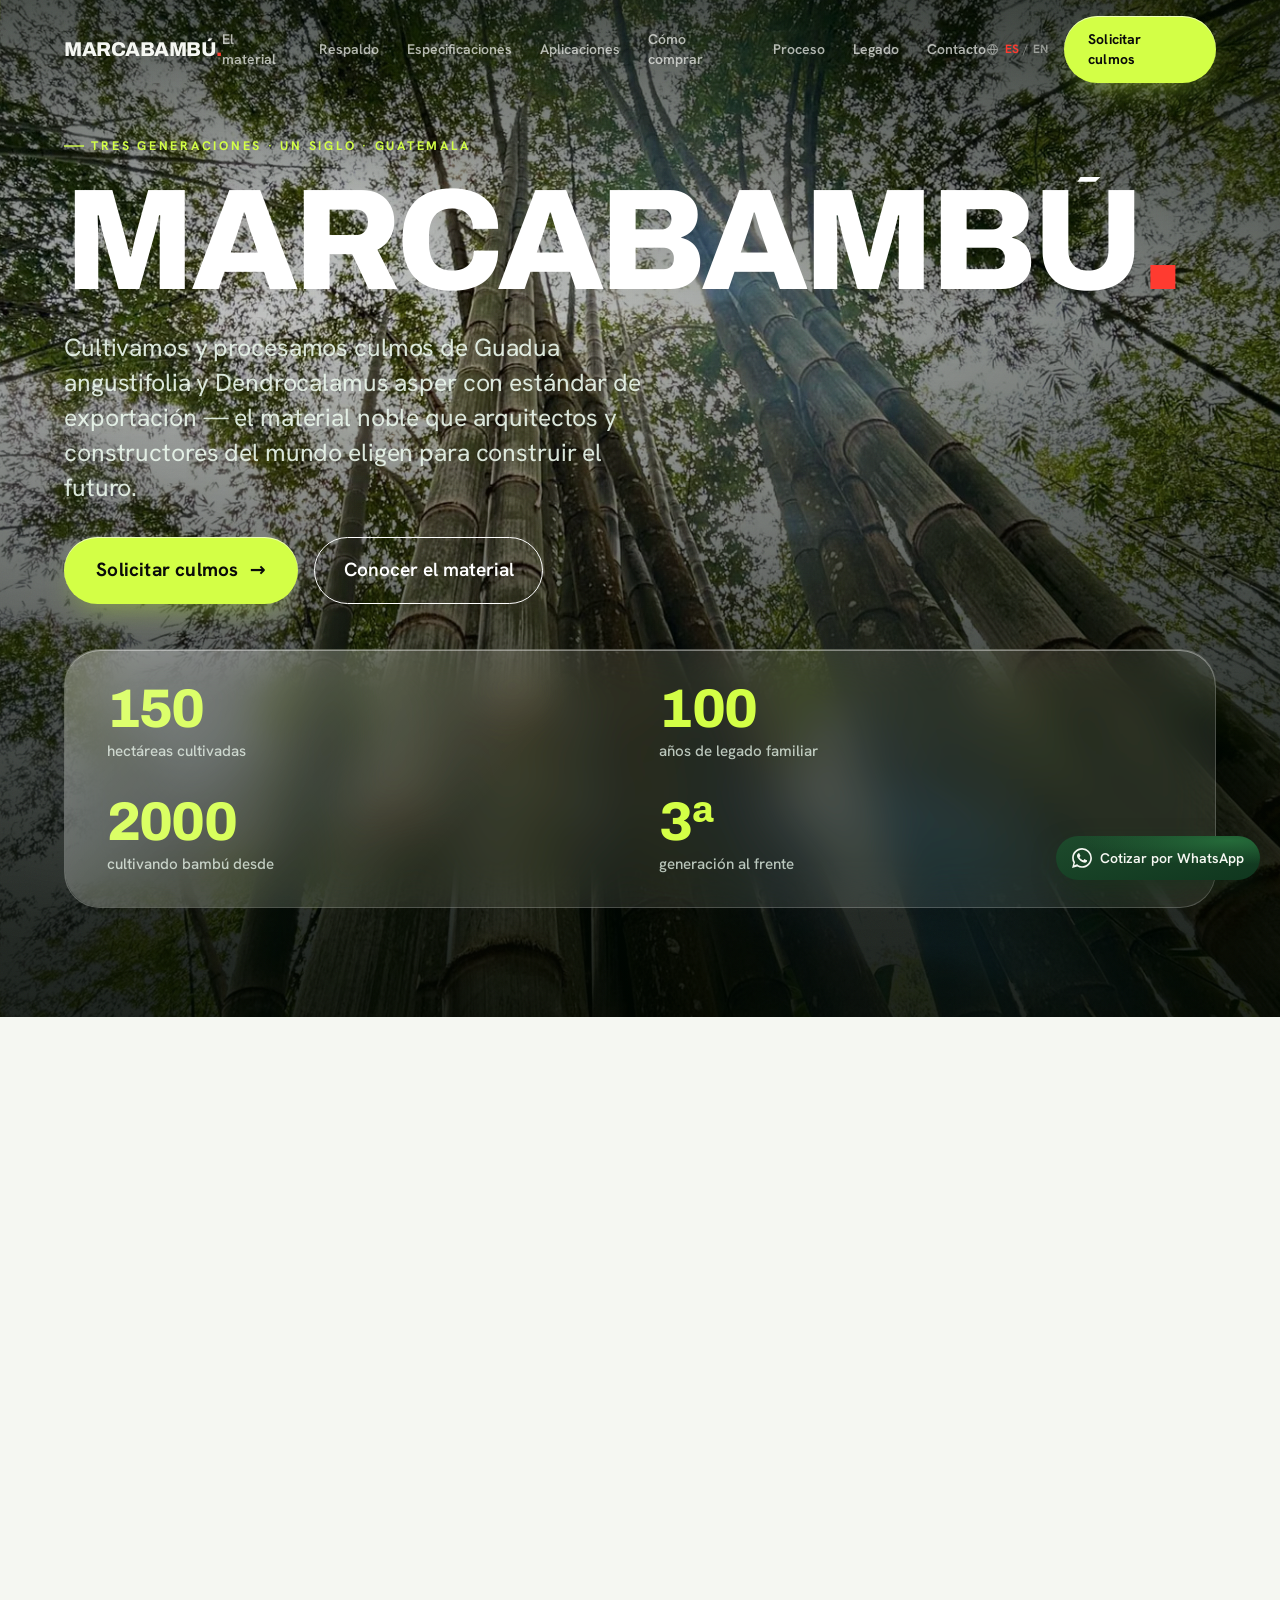
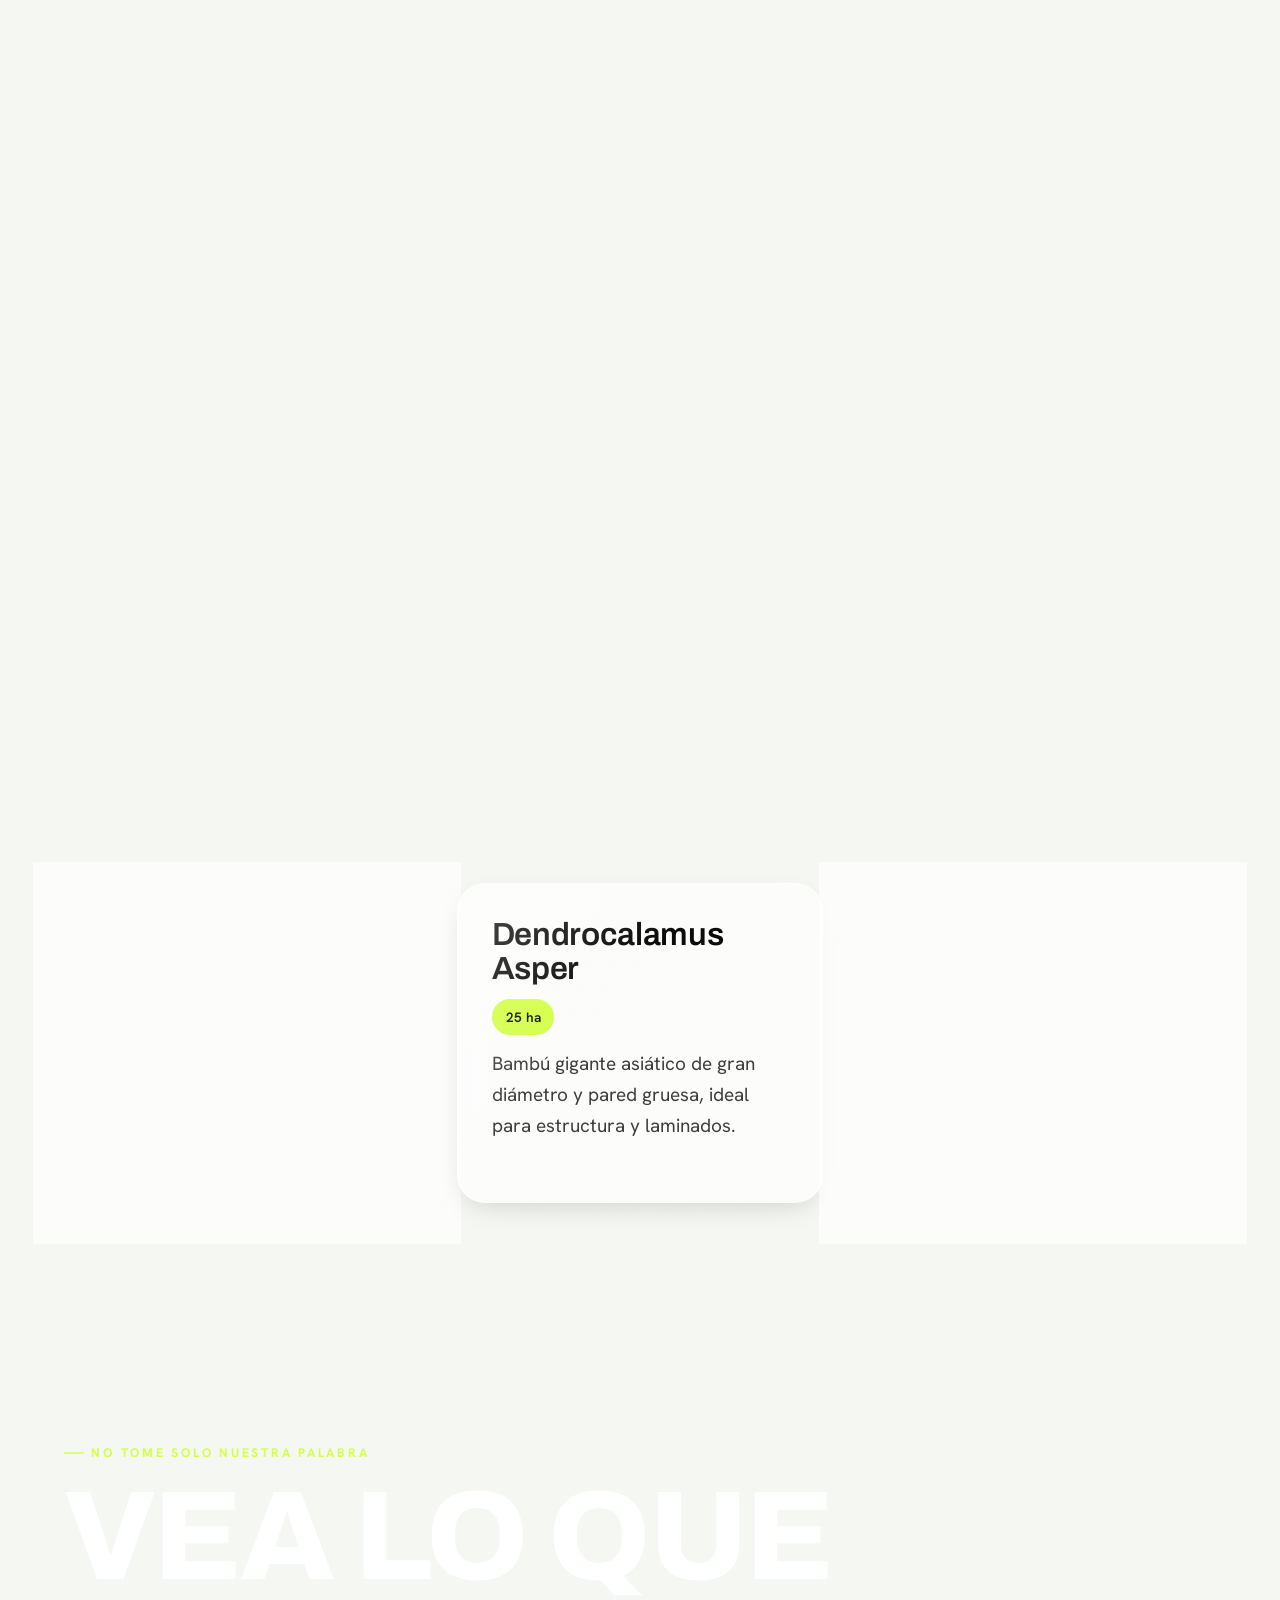
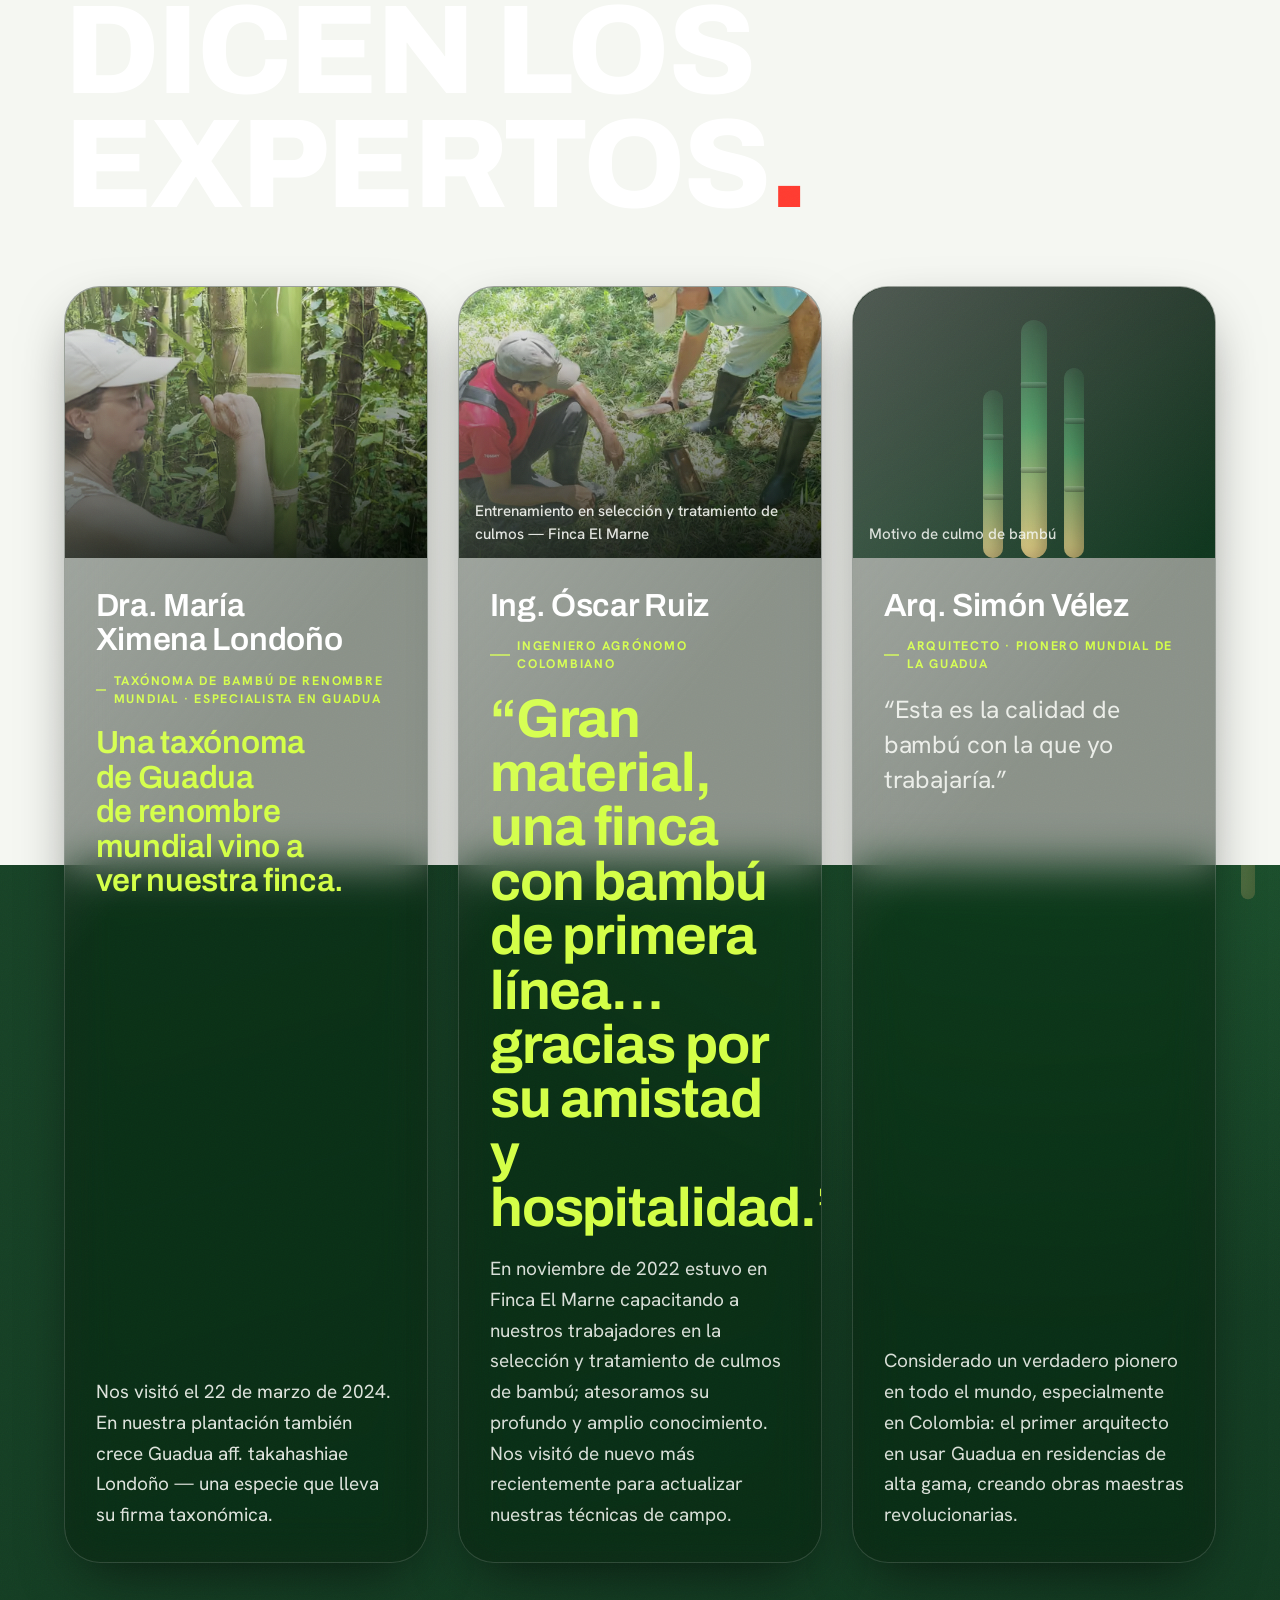
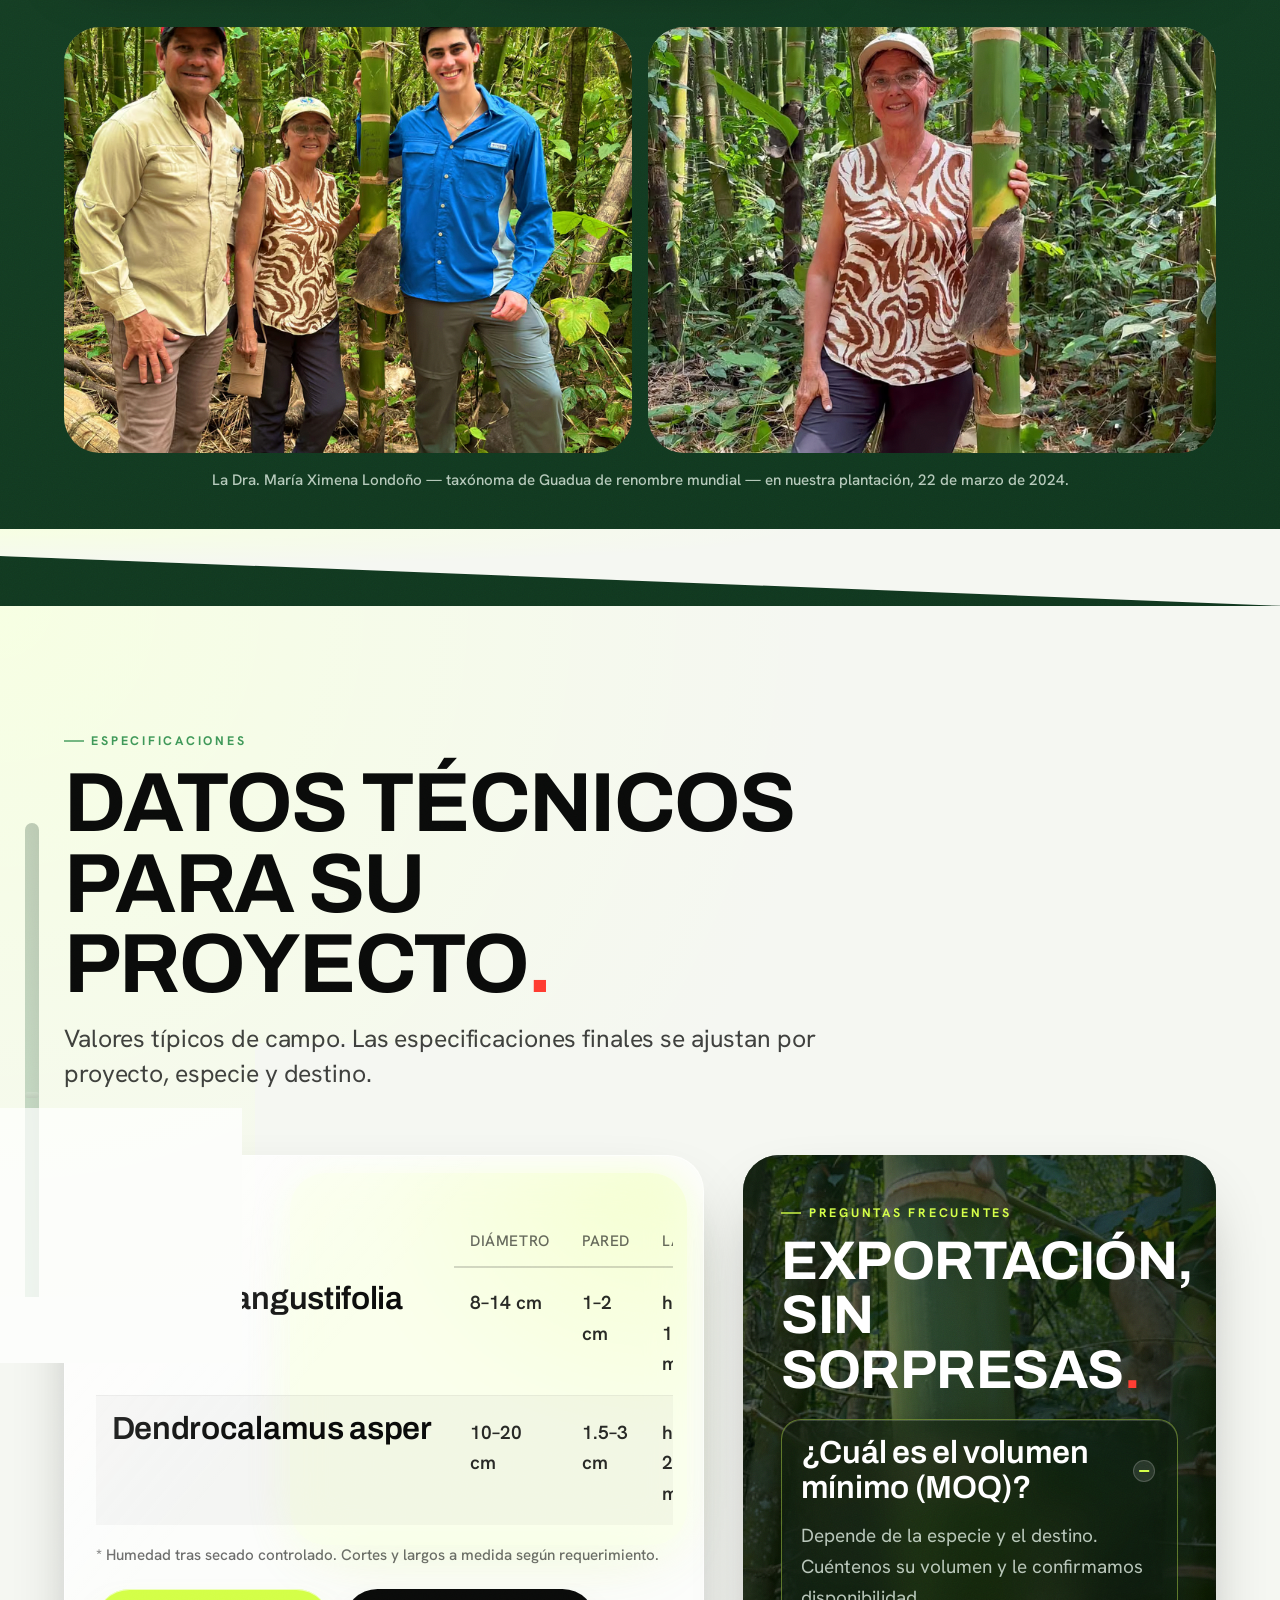
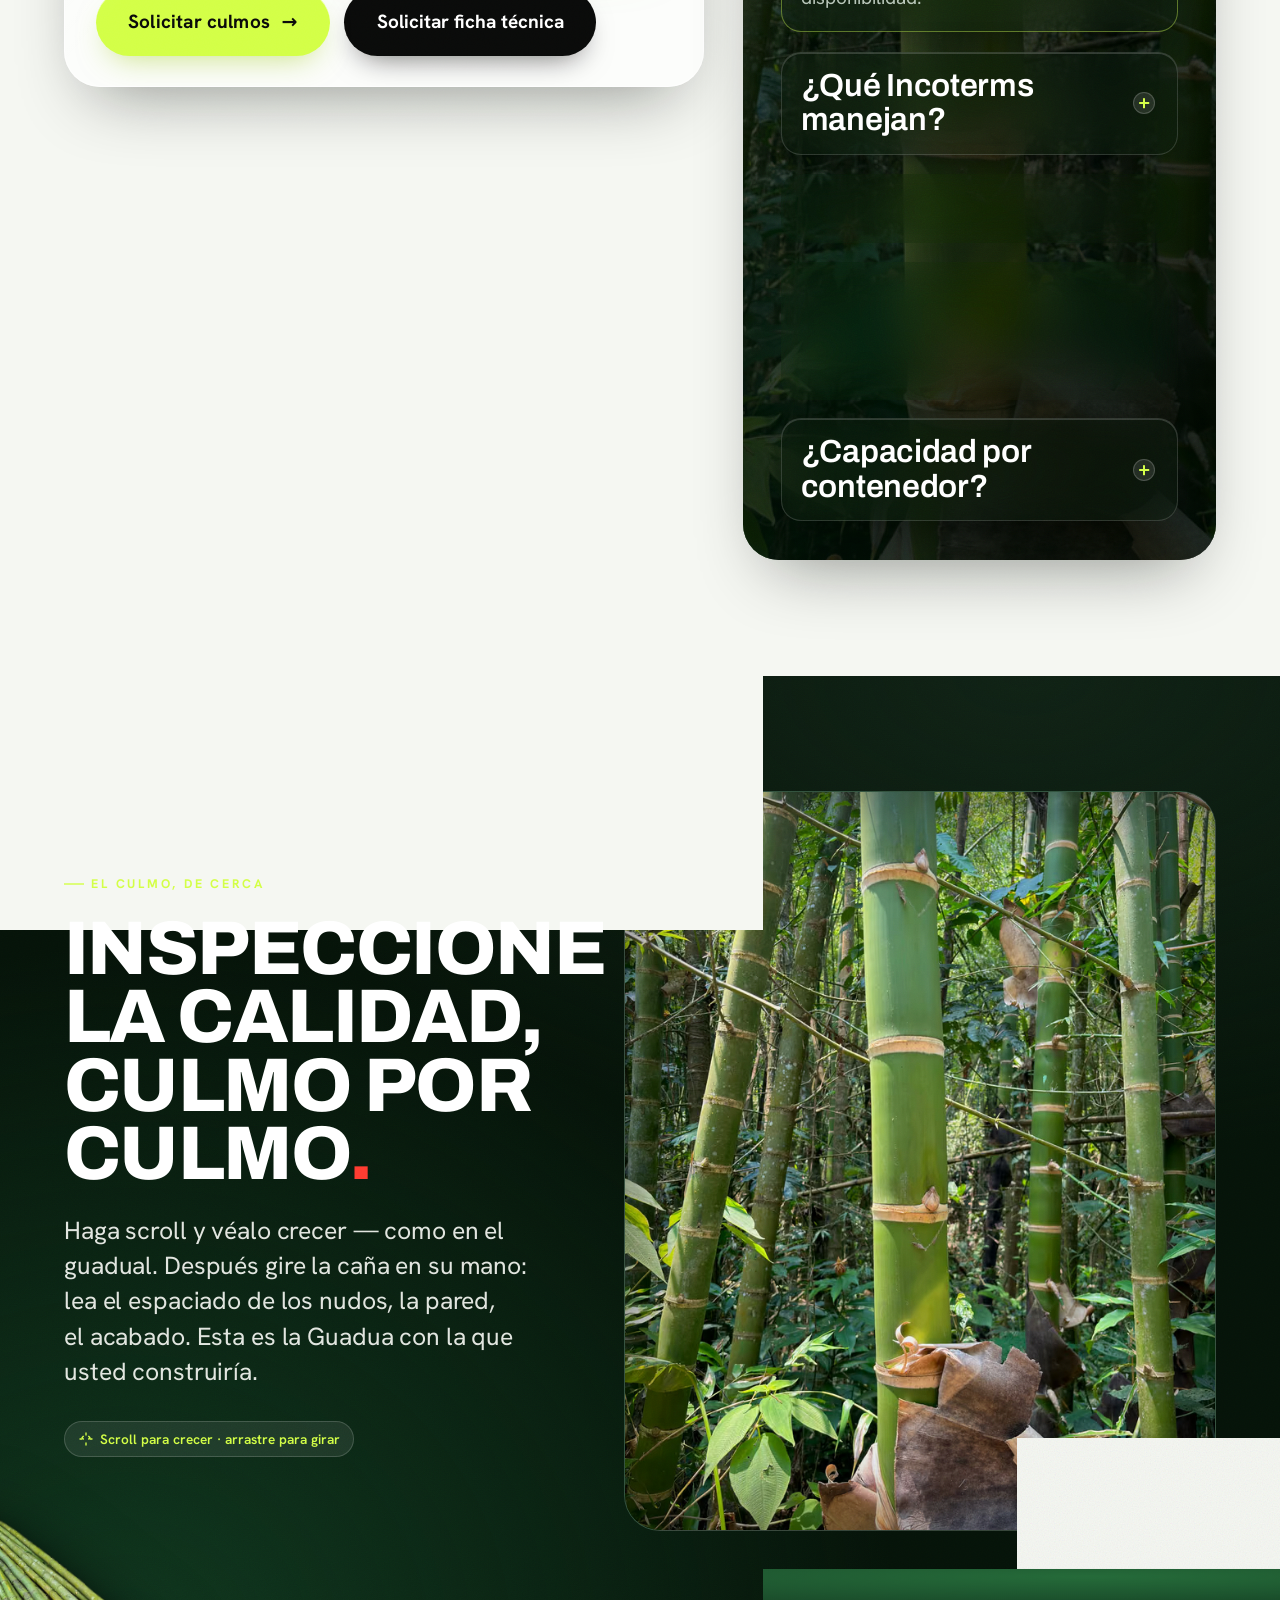
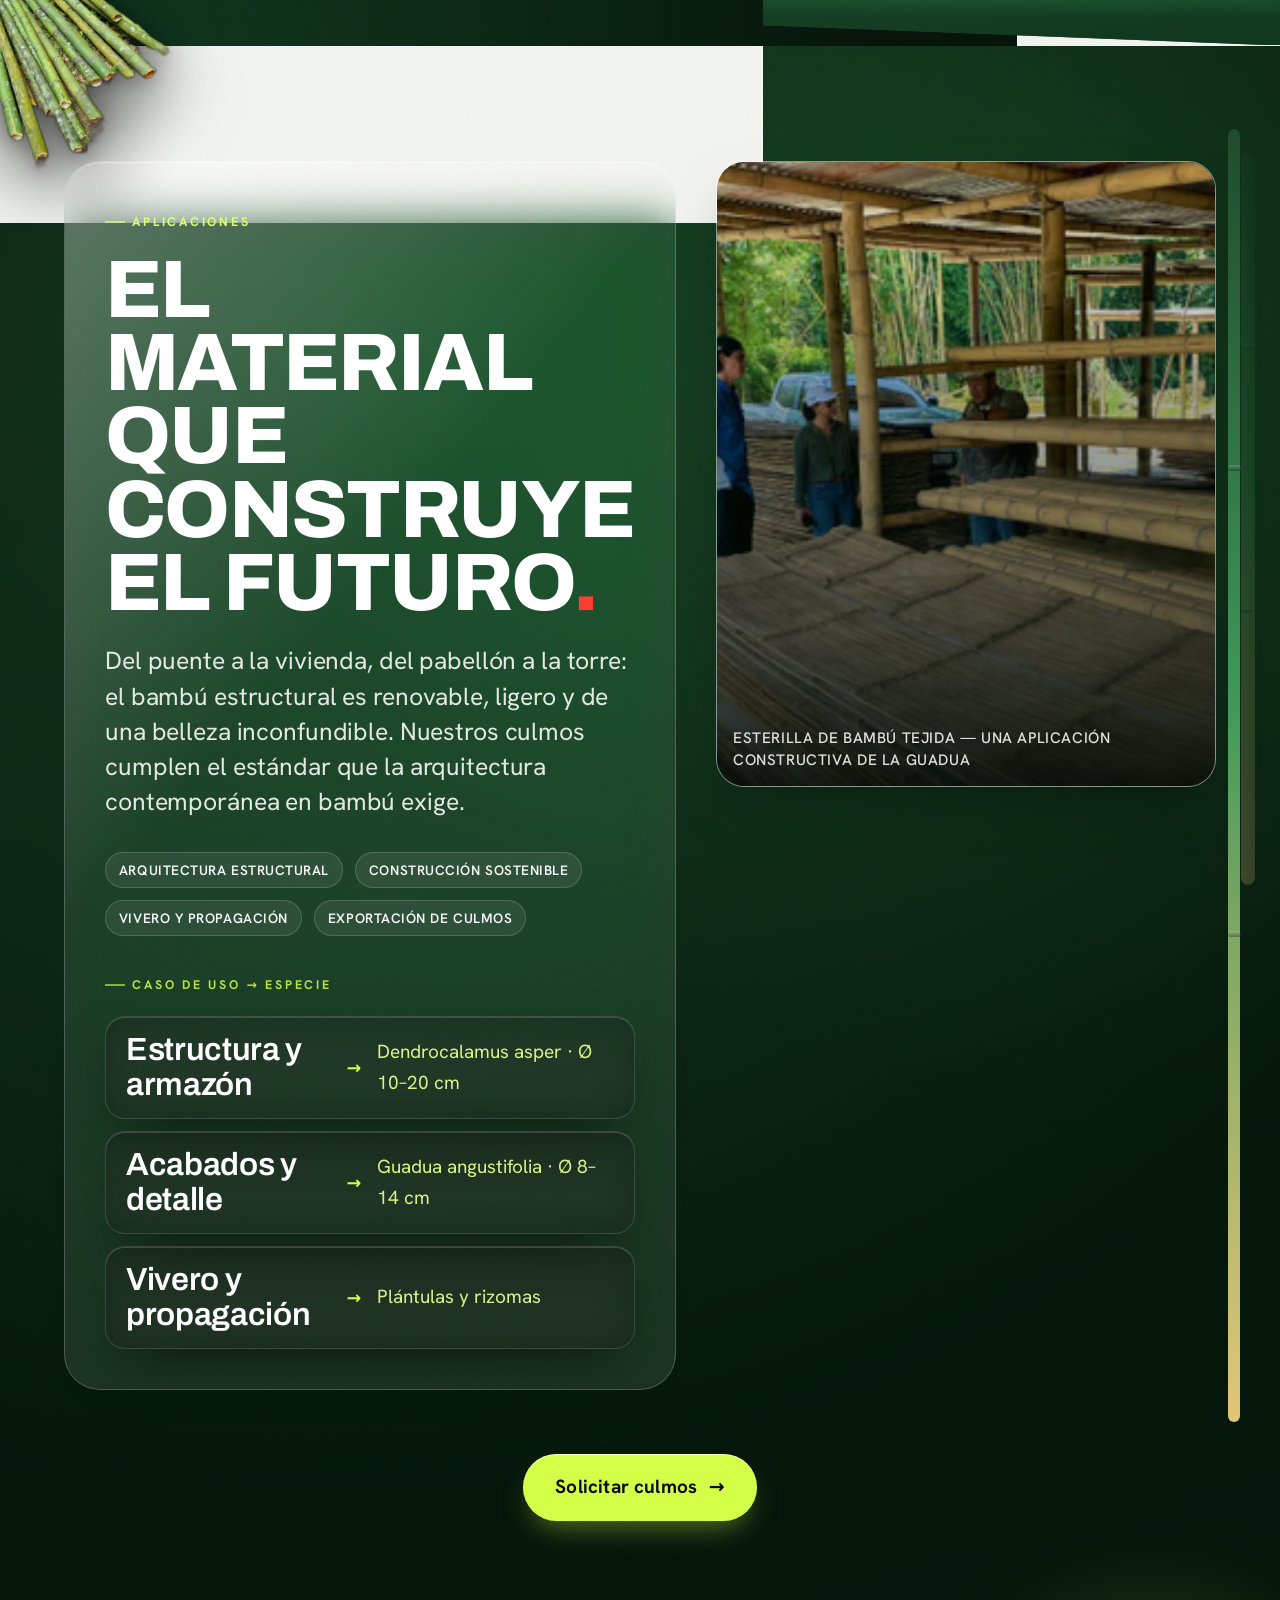
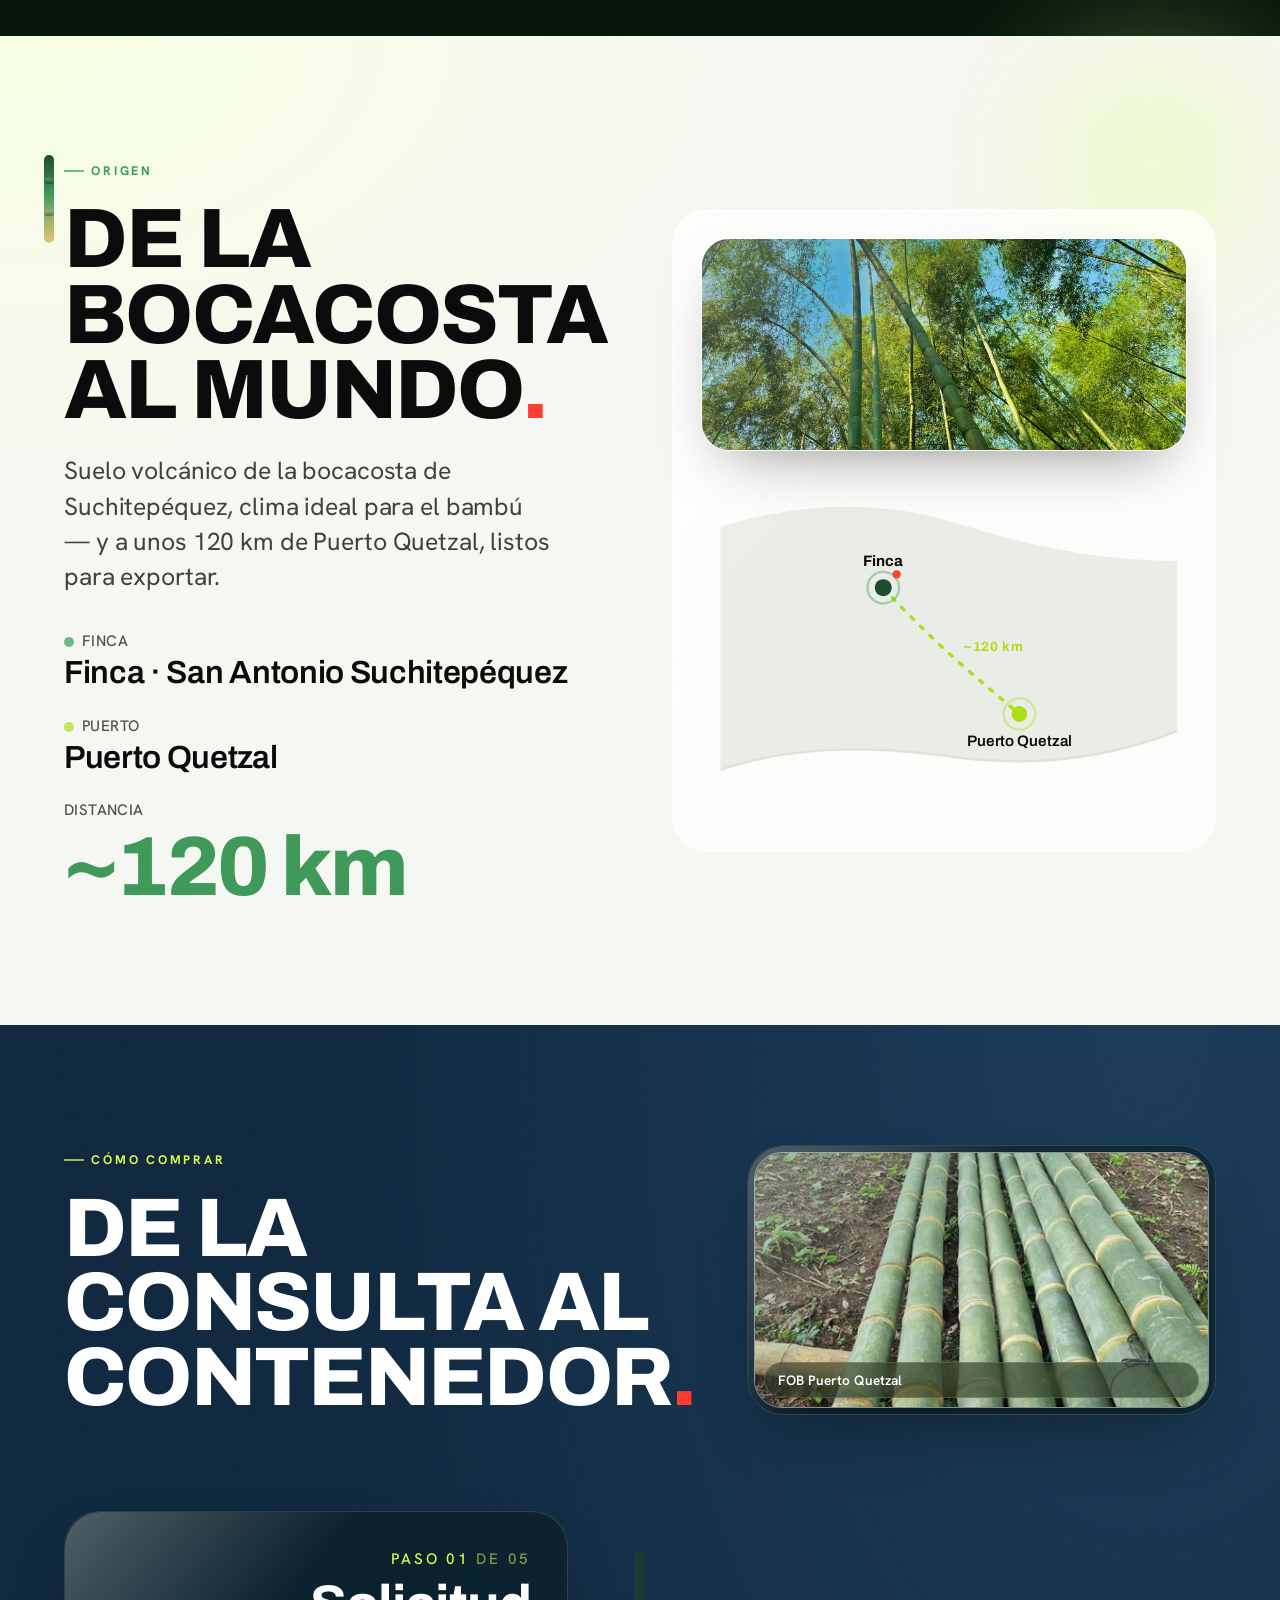
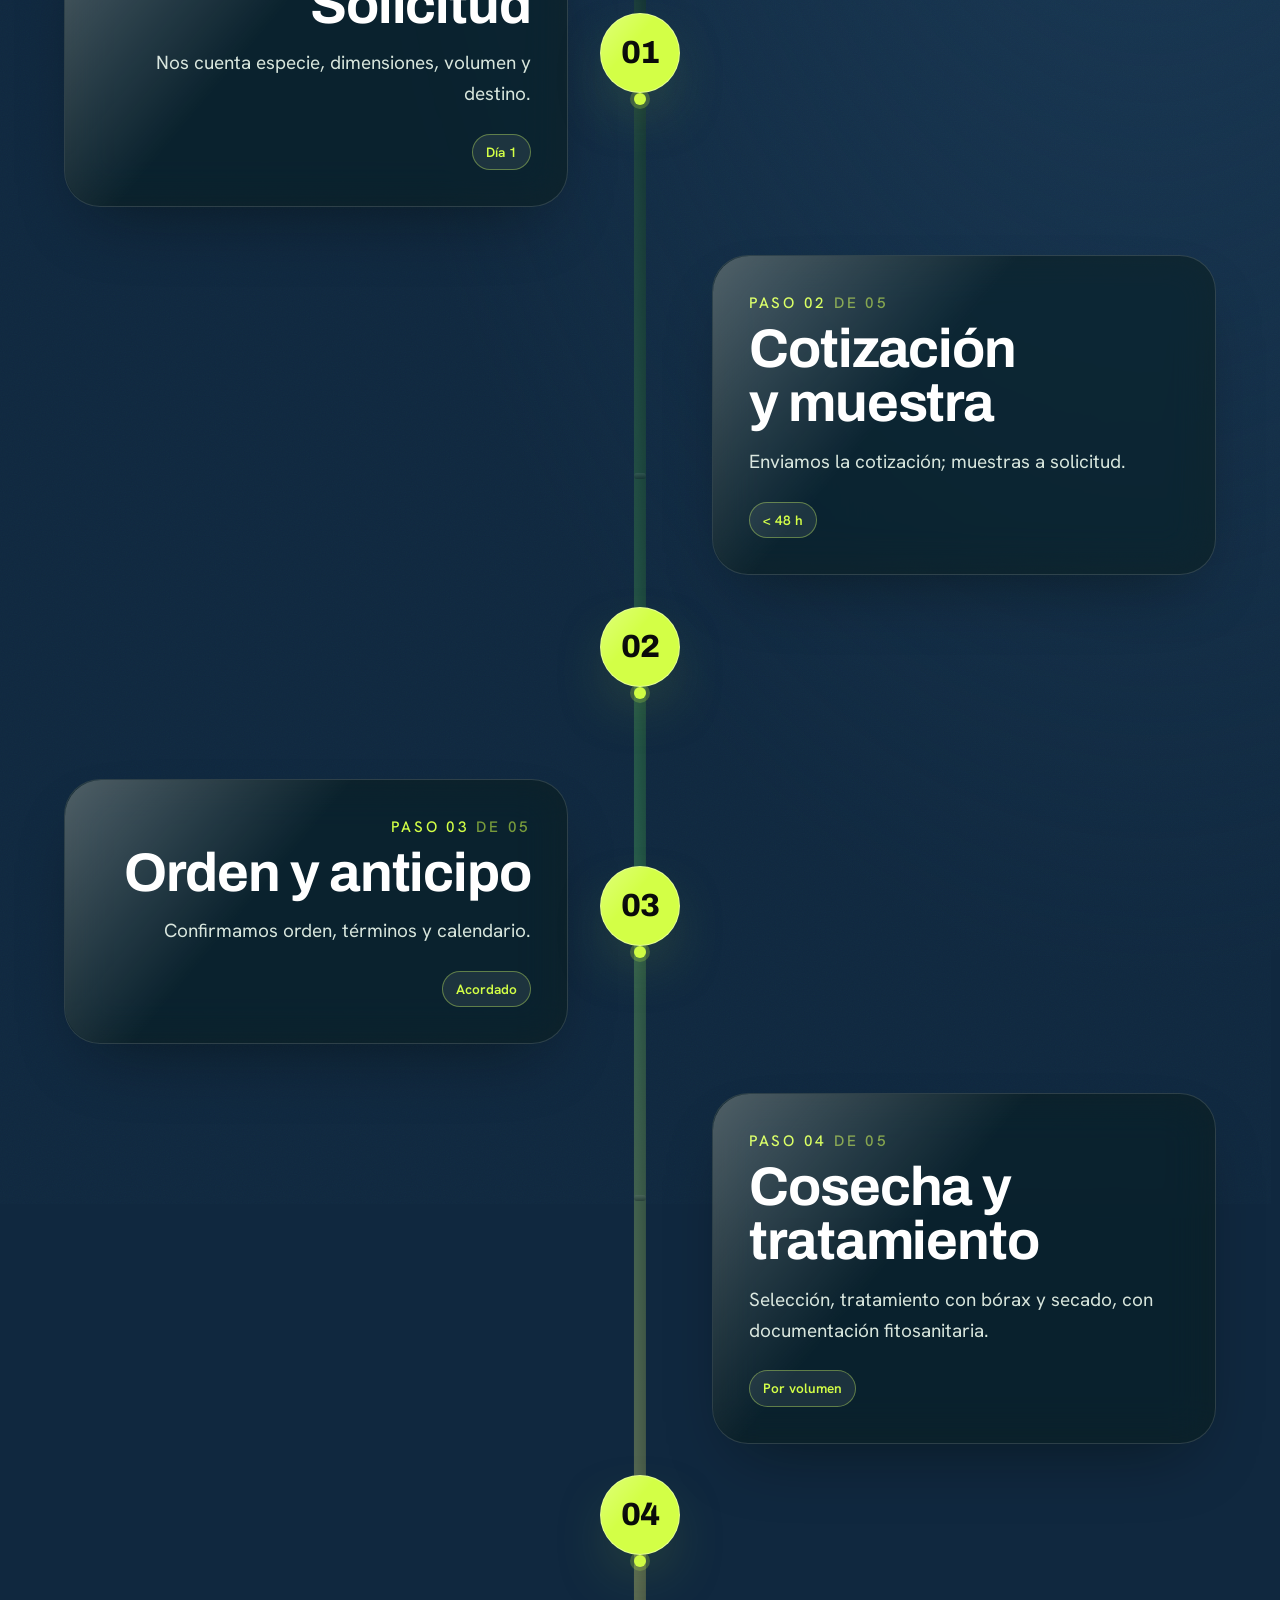
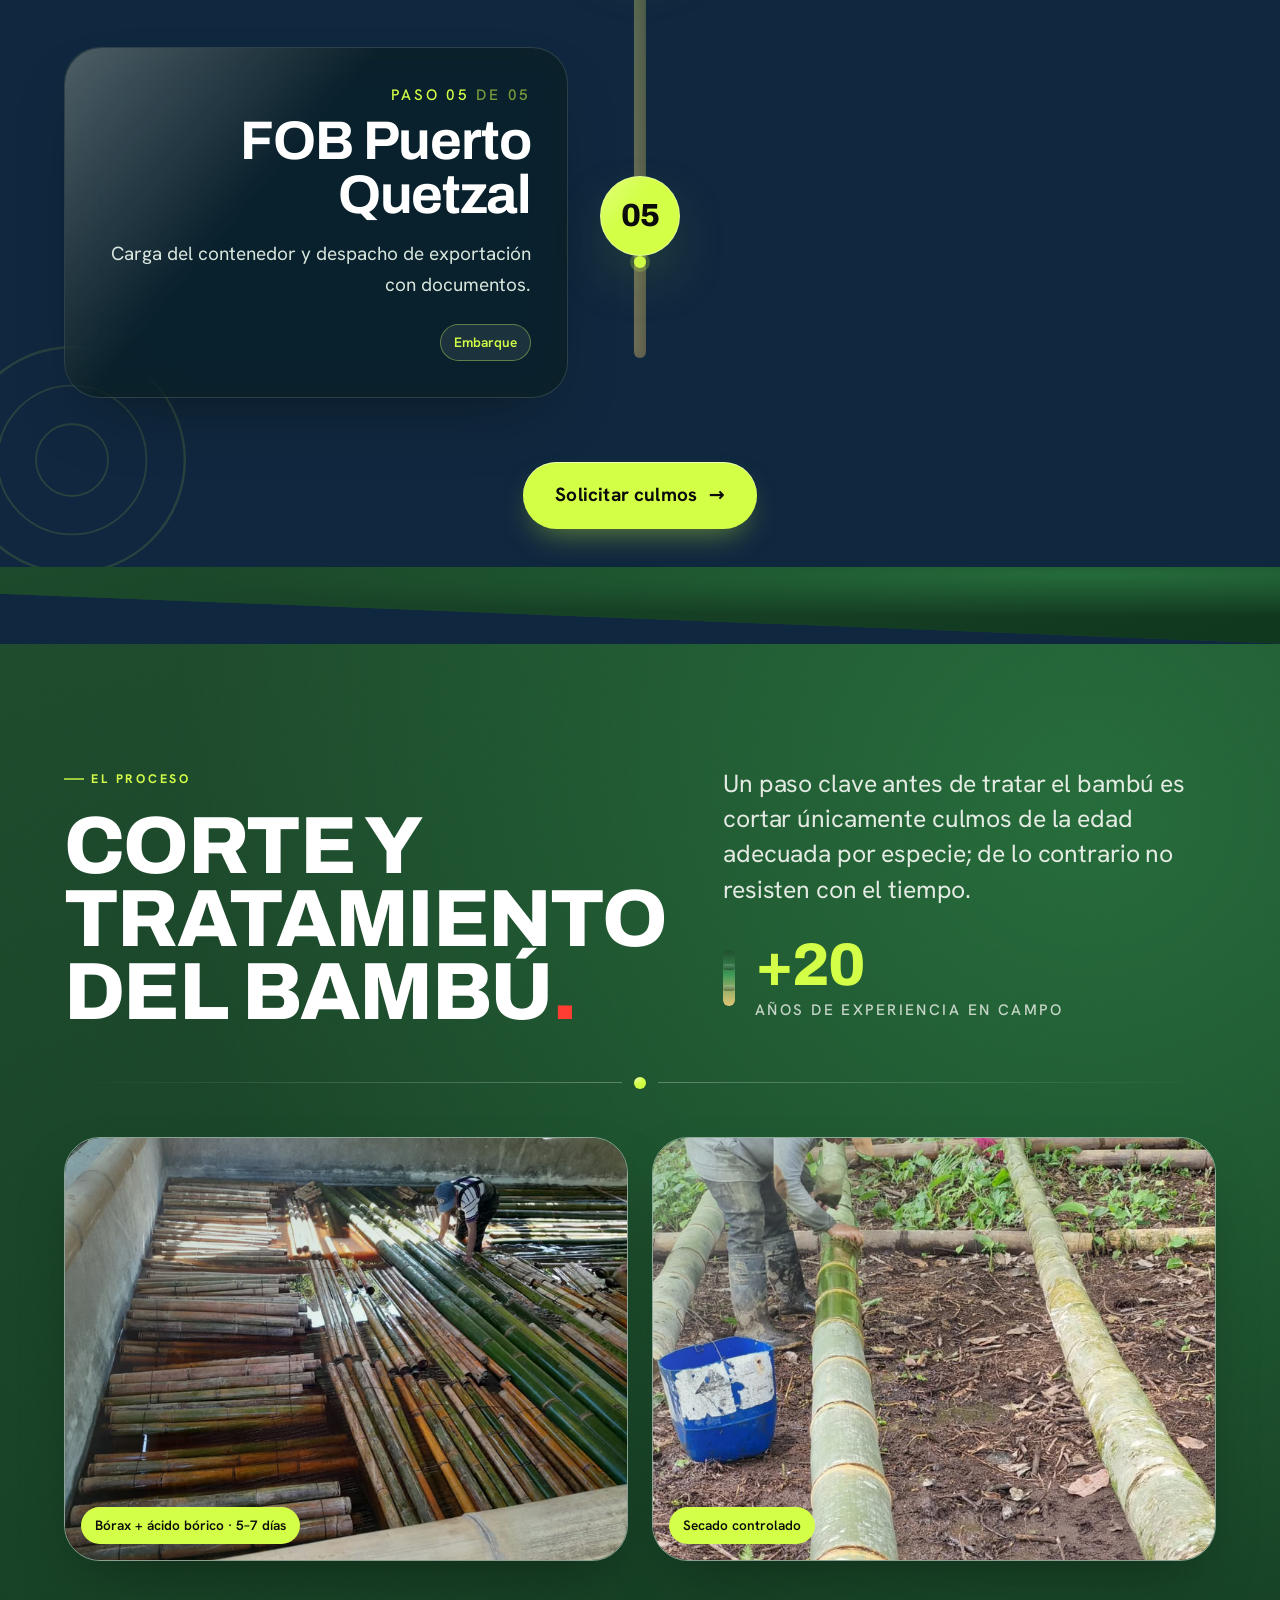
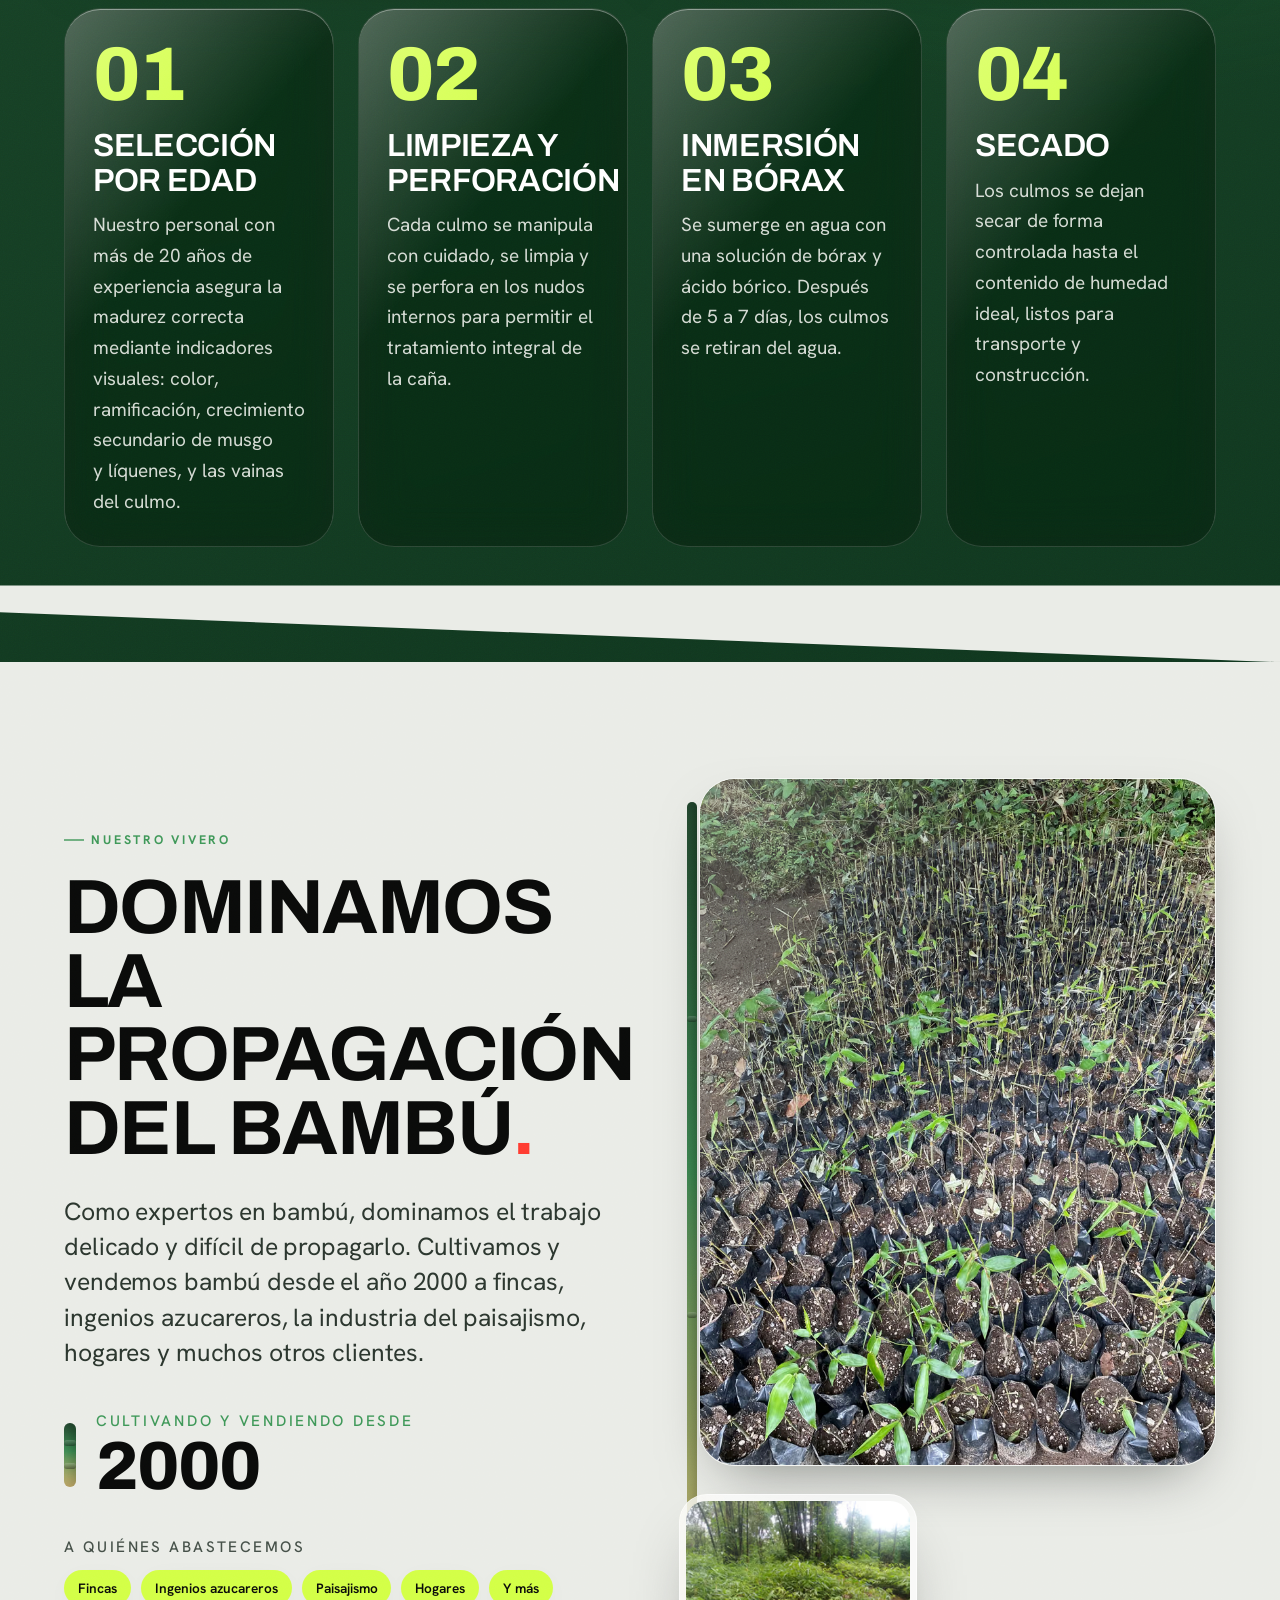
<file: index.html>
<!DOCTYPE html><html lang="es"> <head><meta charset="utf-8"><meta name="viewport" content="width=device-width, initial-scale=1"><script>
      document.documentElement.classList.add("js");
      (function () { var h = document.documentElement, go = function () { h.classList.add("fonts-ready"); };
        if (document.fonts && document.fonts.ready) document.fonts.ready.then(go); setTimeout(go, 1600); })();
      /* Intro veil: show once per session, hard-clear at 2s no matter what (never stuck). */
      (function () { var h = document.documentElement;
        try { if (sessionStorage.getItem("mb-veil")) { h.classList.add("veil-done"); return; } sessionStorage.setItem("mb-veil", "1"); } catch (e) {}
        setTimeout(function () { h.classList.add("veil-done"); }, 2000); })();
    </script><link rel="icon" type="image/svg+xml" href="/favicon.svg"><link rel="icon" type="image/png" sizes="192x192" href="/icon-192.png"><link rel="apple-touch-icon" href="/apple-touch-icon.png"><link rel="manifest" href="/site.webmanifest"><meta name="generator" content="Astro v6.4.8"><title>Culmos de bambú Guadua para exportación | marcaBambú Guatemala</title><meta name="description" content="Finca familiar guatemalteca con un siglo de historia: culmos de bambú Guadua angustifolia y Dendrocalamus asper de exportación, avalados por Simón Vélez."><link rel="canonical" href="https://marcabambu.com/"><link rel="alternate" hreflang="es" href="https://marcabambu.com/"><link rel="alternate" hreflang="en" href="https://marcabambu.com/en/"><link rel="alternate" hreflang="x-default" href="https://marcabambu.com/"><meta property="og:url" content="https://marcabambu.com/"><meta property="og:type" content="website"><meta property="og:site_name" content="marcaBambú"><meta property="og:title" content="Culmos de bambú Guadua para exportación | marcaBambú Guatemala"><meta property="og:description" content="Finca familiar guatemalteca con un siglo de historia: culmos de bambú Guadua angustifolia y Dendrocalamus asper de exportación, avalados por Simón Vélez."><meta property="og:locale" content="es_GT"><meta property="og:image" content="https://marcabambu.com/og.jpg"><meta property="og:image:width" content="1424"><meta property="og:image:height" content="800"><meta property="og:image:alt" content="Culmos de bambú Guadua para exportación | marcaBambú Guatemala"><meta name="twitter:image:alt" content="Culmos de bambú Guadua para exportación | marcaBambú Guatemala"><meta name="theme-color" content="#142a1f"><meta name="twitter:card" content="summary_large_image"><meta name="twitter:title" content="Culmos de bambú Guadua para exportación | marcaBambú Guatemala"><meta name="twitter:description" content="Finca familiar guatemalteca con un siglo de historia: culmos de bambú Guadua angustifolia y Dendrocalamus asper de exportación, avalados por Simón Vélez."><meta name="twitter:image" content="https://marcabambu.com/og.jpg"><script type="application/ld+json">{"@context":"https://schema.org","@graph":[{"@type":"Organization","@id":"https://marcabambu.com/#org","name":"marcaBambú","url":"https://marcabambu.com/","email":"paulq@marcabambu.com","telephone":"+502 5691-9194","description":"Finca familiar guatemalteca con un siglo de historia: culmos de bambú Guadua angustifolia y Dendrocalamus asper de exportación, avalados por Simón Vélez.","areaServed":"Worldwide","knowsLanguage":["es","en"]},{"@type":"LocalBusiness","@id":"https://marcabambu.com/#business","name":"marcaBambú","image":"https://marcabambu.com/og.jpg","telephone":"+502 5691-9194","email":"paulq@marcabambu.com","address":{"@type":"PostalAddress","addressLocality":"San Antonio Suchitepéquez","addressRegion":"Suchitepéquez","addressCountry":"GT"},"parentOrganization":{"@id":"https://marcabambu.com/#org"}},{"@type":"Product","name":"Guadua Angustifolia","category":"Bamboo culms","material":"Bamboo","brand":{"@id":"https://marcabambu.com/#org"},"description":"La reina del bambú americano. Resistencia estructural excepcional — el bambú de la arquitectura. Incluye Guadua aff. takahashiae Londoño."},{"@type":"Product","name":"Dendrocalamus Asper","category":"Bamboo culms","material":"Bamboo","brand":{"@id":"https://marcabambu.com/#org"},"description":"Bambú gigante asiático de gran diámetro y pared gruesa, ideal para estructura y laminados."},{"@type":"WebSite","@id":"https://marcabambu.com/#website","url":"https://marcabambu.com/","name":"marcaBambú","inLanguage":"es","publisher":{"@id":"https://marcabambu.com/#org"}},{"@type":"FAQPage","@id":"https://marcabambu.com/#faq","mainEntity":[{"@type":"Question","name":"¿Cuál es el volumen mínimo (MOQ)?","acceptedAnswer":{"@type":"Answer","text":"Depende de la especie y el destino. Cuéntenos su volumen y le confirmamos disponibilidad."}},{"@type":"Question","name":"¿Qué Incoterms manejan?","acceptedAnswer":{"@type":"Answer","text":"EXW en finca, FOB (Puerto Quetzal) o CIF, según el acuerdo."}},{"@type":"Question","name":"¿Tiempo de entrega?","acceptedAnswer":{"@type":"Answer","text":"Varía según volumen y temporada de corte; lo confirmamos en la cotización."}},{"@type":"Question","name":"¿Tienen documentación fitosanitaria?","acceptedAnswer":{"@type":"Answer","text":"Sí. El bambú se trata (bórax / ácido bórico) y se prepara la documentación fitosanitaria para exportación."}},{"@type":"Question","name":"¿Capacidad por contenedor?","acceptedAnswer":{"@type":"Answer","text":"Coordinamos cargas para contenedores de 20' y 40' según especie y largos."}}]}]}</script><link rel="stylesheet" href="/_astro/content.B8bBefOU.css"><style>#nav-toggle[data-astro-cid-dmqpwcec][aria-expanded=true] .ham-l1[data-astro-cid-dmqpwcec]{transform:translateY(5px) rotate(45deg)}#nav-toggle[data-astro-cid-dmqpwcec][aria-expanded=true] .ham-l2[data-astro-cid-dmqpwcec]{opacity:0}#nav-toggle[data-astro-cid-dmqpwcec][aria-expanded=true] .ham-l3[data-astro-cid-dmqpwcec]{transform:translateY(-5px) rotate(-45deg)}#nav-toggle[data-astro-cid-dmqpwcec] .ham-l1[data-astro-cid-dmqpwcec],#nav-toggle[data-astro-cid-dmqpwcec] .ham-l2[data-astro-cid-dmqpwcec],#nav-toggle[data-astro-cid-dmqpwcec] .ham-l3[data-astro-cid-dmqpwcec]{transform-origin:center;transition:transform .28s var(--ease-out-expo),opacity .2s linear}#mobile-menu[data-astro-cid-dmqpwcec]{background:#f3fbf4f9;backdrop-filter:blur(22px) saturate(1.1);-webkit-backdrop-filter:blur(22px) saturate(1.1)}#mobile-menu[data-astro-cid-dmqpwcec]:not([hidden]){animation:menu-in .3s var(--ease-out-expo) both}@keyframes menu-in{0%{opacity:0;transform:scaleY(.96) translateY(-6px)}to{opacity:1;transform:none}}@media(prefers-reduced-motion:reduce){#nav-toggle[data-astro-cid-dmqpwcec] .ham-l1[data-astro-cid-dmqpwcec],#nav-toggle[data-astro-cid-dmqpwcec] .ham-l2[data-astro-cid-dmqpwcec],#nav-toggle[data-astro-cid-dmqpwcec] .ham-l3[data-astro-cid-dmqpwcec]{transition:none}#mobile-menu[data-astro-cid-dmqpwcec]:not([hidden]){animation:none}}
</style><link rel="stylesheet" href="/_astro/HomePage.D9jJlRiA.css"></head> <body>  <div id="load-veil" aria-hidden="true"> <div class="veil-inner"> <svg class="veil-mark" viewBox="0 0 80 120" fill="none" aria-hidden="true"> <path class="veil-culm" d="M40 116 L40 14" stroke="var(--color-lime)" stroke-width="6" stroke-linecap="round"></path> <path class="veil-node veil-node-1" d="M29 48 H51" stroke="var(--color-lime)" stroke-width="4" stroke-linecap="round"></path> <path class="veil-node veil-node-2" d="M29 82 H51" stroke="var(--color-lime)" stroke-width="4" stroke-linecap="round"></path> </svg> <div class="veil-word">marcabambú<span class="veil-dot">.</span></div> </div> </div> <div id="scroll-progress" aria-hidden="true"></div> <a href="#main" class="sr-only focus:not-sr-only focus:absolute focus:z-50 focus:m-3 focus:rounded-md focus:bg-ink focus:px-4 focus:py-2 focus:text-air">Saltar al contenido</a> <header id="site-nav" class="fixed inset-x-0 top-0 z-50 text-air transition-[background,color,box-shadow] duration-500" data-astro-cid-dmqpwcec> <nav class="wrap flex items-center justify-between py-4" aria-label="marcaBambú" data-astro-cid-dmqpwcec> <a href="/#inicio" class="group flex items-baseline font-display text-xl font-extrabold tracking-tight caps" aria-label="marcabambú" data-astro-cid-dmqpwcec> <span class="brand-dot transition-opacity group-hover:opacity-90" data-astro-cid-dmqpwcec>marcabambú</span> </a> <ul class="hidden items-center gap-7 text-sm font-semibold xl:flex" data-astro-cid-dmqpwcec> <li data-astro-cid-dmqpwcec><a href="#material" class="link-underline opacity-70 transition-opacity hover:opacity-100" data-astro-cid-dmqpwcec>El material</a></li><li data-astro-cid-dmqpwcec><a href="#respaldo" class="link-underline opacity-70 transition-opacity hover:opacity-100" data-astro-cid-dmqpwcec>Respaldo</a></li><li data-astro-cid-dmqpwcec><a href="#especificaciones" class="link-underline opacity-70 transition-opacity hover:opacity-100" data-astro-cid-dmqpwcec>Especificaciones</a></li><li data-astro-cid-dmqpwcec><a href="#aplicaciones" class="link-underline opacity-70 transition-opacity hover:opacity-100" data-astro-cid-dmqpwcec>Aplicaciones</a></li><li data-astro-cid-dmqpwcec><a href="#como-comprar" class="link-underline opacity-70 transition-opacity hover:opacity-100" data-astro-cid-dmqpwcec>Cómo comprar</a></li><li data-astro-cid-dmqpwcec><a href="#proceso" class="link-underline opacity-70 transition-opacity hover:opacity-100" data-astro-cid-dmqpwcec>Proceso</a></li><li data-astro-cid-dmqpwcec><a href="#legado" class="link-underline opacity-70 transition-opacity hover:opacity-100" data-astro-cid-dmqpwcec>Legado</a></li><li data-astro-cid-dmqpwcec><a href="#contacto" class="link-underline opacity-70 transition-opacity hover:opacity-100" data-astro-cid-dmqpwcec>Contacto</a></li> </ul> <div class="flex items-center gap-3 sm:gap-4" data-astro-cid-dmqpwcec> <div class="hidden items-center text-xs font-bold tracking-wide sm:flex" aria-label="Idioma / Language" data-astro-cid-dmqpwcec> <svg width="13" height="13" viewBox="0 0 24 24" fill="none" stroke="currentColor" stroke-width="1.8" class="mr-1.5 opacity-55" aria-hidden="true" data-astro-cid-dmqpwcec><circle cx="12" cy="12" r="9" data-astro-cid-dmqpwcec></circle><path d="M3 12h18M12 3a14 14 0 0 1 0 18M12 3a14 14 0 0 0 0 18" data-astro-cid-dmqpwcec></path></svg> <a href="/" class="text-dot" aria-current="true" data-astro-cid-dmqpwcec>ES</a> <span class="px-1 opacity-40" aria-hidden="true" data-astro-cid-dmqpwcec>/</span> <a href="/en/" class="opacity-50 transition-opacity hover:opacity-90" data-astro-cid-dmqpwcec>EN</a> </div>  <a href="#contacto" class="btn-lime text-sm hidden sm:inline-flex" data-magnetic data-astro-cid-dmqpwcec>Solicitar culmos</a>  <button id="nav-toggle" type="button" class="xl:hidden flex h-10 w-10 items-center justify-center rounded-lg ring-1 ring-current/25" aria-expanded="false" aria-controls="mobile-menu" aria-label="Menú" data-astro-cid-dmqpwcec> <svg width="22" height="22" viewBox="0 0 24 24" fill="none" stroke="currentColor" stroke-width="2" stroke-linecap="round" aria-hidden="true" data-astro-cid-dmqpwcec> <line class="ham-l1" x1="3" y1="7" x2="21" y2="7" data-astro-cid-dmqpwcec></line> <line class="ham-l2" x1="3" y1="12" x2="21" y2="12" data-astro-cid-dmqpwcec></line> <line class="ham-l3" x1="3" y1="17" x2="21" y2="17" data-astro-cid-dmqpwcec></line> </svg> </button> </div> </nav>  <div id="mobile-menu" class="glass-light shadow-soft xl:hidden absolute inset-x-0 top-full origin-top border-t border-black/5 text-black" hidden data-astro-cid-dmqpwcec> <ul class="wrap flex flex-col py-3 text-base font-semibold" data-astro-cid-dmqpwcec> <li data-astro-cid-dmqpwcec> <a href="#material" class="mobile-link block border-b border-black/5 py-3.5 opacity-80 transition-opacity hover:opacity-100" data-astro-cid-dmqpwcec>El material</a> </li><li data-astro-cid-dmqpwcec> <a href="#respaldo" class="mobile-link block border-b border-black/5 py-3.5 opacity-80 transition-opacity hover:opacity-100" data-astro-cid-dmqpwcec>Respaldo</a> </li><li data-astro-cid-dmqpwcec> <a href="#especificaciones" class="mobile-link block border-b border-black/5 py-3.5 opacity-80 transition-opacity hover:opacity-100" data-astro-cid-dmqpwcec>Especificaciones</a> </li><li data-astro-cid-dmqpwcec> <a href="#aplicaciones" class="mobile-link block border-b border-black/5 py-3.5 opacity-80 transition-opacity hover:opacity-100" data-astro-cid-dmqpwcec>Aplicaciones</a> </li><li data-astro-cid-dmqpwcec> <a href="#como-comprar" class="mobile-link block border-b border-black/5 py-3.5 opacity-80 transition-opacity hover:opacity-100" data-astro-cid-dmqpwcec>Cómo comprar</a> </li><li data-astro-cid-dmqpwcec> <a href="#proceso" class="mobile-link block border-b border-black/5 py-3.5 opacity-80 transition-opacity hover:opacity-100" data-astro-cid-dmqpwcec>Proceso</a> </li><li data-astro-cid-dmqpwcec> <a href="#legado" class="mobile-link block border-b border-black/5 py-3.5 opacity-80 transition-opacity hover:opacity-100" data-astro-cid-dmqpwcec>Legado</a> </li><li data-astro-cid-dmqpwcec> <a href="#contacto" class="mobile-link block border-b border-black/5 py-3.5 opacity-80 transition-opacity hover:opacity-100" data-astro-cid-dmqpwcec>Contacto</a> </li> </ul> <div class="wrap flex items-center gap-4 pb-4 pt-1 text-sm font-bold tracking-wide" aria-label="Idioma / Language" data-astro-cid-dmqpwcec> <span class="opacity-55" data-astro-cid-dmqpwcec>Idioma</span> <a href="/" class="text-dot" aria-current="true" data-astro-cid-dmqpwcec>ES</a> <span class="opacity-40" aria-hidden="true" data-astro-cid-dmqpwcec>/</span> <a href="/en/" class="opacity-55 hover:opacity-90" data-astro-cid-dmqpwcec>EN</a> </div>  <div class="wrap pb-6" data-astro-cid-dmqpwcec> <a href="#contacto" class="btn-lime mobile-link flex w-full items-center justify-center text-base" data-astro-cid-dmqpwcec>Solicitar culmos</a> </div> </div> </header>  <script>
  var navEl = document.getElementById("site-nav");
  function onScroll() {
    if (!navEl) return;
    if (window.scrollY > 40) {
      navEl.classList.add("glass-light", "text-black", "shadow-soft");
      navEl.classList.remove("text-air");
    } else {
      navEl.classList.add("text-air");
      navEl.classList.remove("glass-light", "text-black", "shadow-soft");
    }
  }
  onScroll();
  window.addEventListener("scroll", onScroll, { passive: true });

  // Mobile menu toggle (focus + Escape + close-on-navigate managed for a11y).
  var toggle = document.getElementById("nav-toggle");
  var menu = document.getElementById("mobile-menu");
  if (toggle && menu) {
    function setOpen(open) {
      toggle.setAttribute("aria-expanded", open ? "true" : "false");
      if (open) { menu.hidden = false; } else { menu.hidden = true; }
    }
    toggle.addEventListener("click", function () {
      setOpen(toggle.getAttribute("aria-expanded") !== "true");
    });
    menu.addEventListener("click", function (e) {
      if (e.target && e.target.closest("a")) setOpen(false);
    });
    document.addEventListener("keydown", function (e) {
      if (e.key === "Escape" && toggle.getAttribute("aria-expanded") === "true") { setOpen(false); toggle.focus(); }
    });
    // close if resized up to desktop
    window.addEventListener("resize", function () { if (window.innerWidth >= 1280) setOpen(false); });
  }

  // Scroll-spy: highlight the active section's nav link.
  var spyLinks = [].slice.call(document.querySelectorAll('#site-nav a[href^="#"]'));
  var spySections = spyLinks.map(function (a) { return document.getElementById(a.getAttribute("href").slice(1)); }).filter(Boolean);
  if ("IntersectionObserver" in window && spySections.length) {
    var spy = new IntersectionObserver(function (entries) {
      entries.forEach(function (e) {
        if (!e.isIntersecting) return;
        spyLinks.forEach(function (a) { a.classList.remove("nav-active"); });
        var active = spyLinks.filter(function (a) { return a.getAttribute("href") === "#" + e.target.id; })[0];
        if (active) active.classList.add("nav-active");
      });
    }, { rootMargin: "-45% 0px -50% 0px", threshold: 0 });
    spySections.forEach(function (s) { spy.observe(s); });
  }
</script> <main id="main">  <section id="inicio" class="bg-dark grain" style="position:relative; min-height:100svh; display:flex; flex-direction:column; overflow:clip;" aria-label="marcaBambú" data-astro-cid-anhloy43>  <div class="media-frame" style="position:absolute; inset:0; z-index:0;" data-astro-cid-anhloy43> <img src="/_astro/hero-culms.BfMdrqRK_1WnhwS.avif" srcset="/_astro/hero-culms.BfMdrqRK_2tO3IA.avif 480w, /_astro/hero-culms.BfMdrqRK_ZDdAFN.avif 760w, /_astro/hero-culms.BfMdrqRK_1jkFqJ.avif 1100w, /_astro/hero-culms.BfMdrqRK_kGOKC.avif 1600w" alt="Bosque vivo de culmos de bambú Guadua elevándose hacia el cielo en la plantación de marcaBambú en Guatemala" sizes="100vw" loading="eager" fetchpriority="high" data-hero-img="true" data-astro-cid-anhloy43="true" decoding="async" width="1800" height="2400">  <canvas class="grove-canvas" data-hero-canvas aria-hidden="true" data-photo="/_astro/hero-culms.BfMdrqRK_ZqTh6t.avif" data-depth="/_astro/hero-culms-depth.DLp9CxSG.avif" data-aspect="0.7500" data-astro-cid-anhloy43></canvas> </div>  <div class="scrim-full" style="position:absolute; inset:0; z-index:1; pointer-events:none;" data-astro-cid-anhloy43></div> <div style="position:absolute; inset:0; z-index:1; pointer-events:none;
           background:linear-gradient(180deg, oklch(0.12 0.03 150 / 0.55) 0%, transparent 30%, oklch(0.10 0.03 150 / 0.62) 100%);" data-astro-cid-anhloy43></div>  <div class="wrap-wide" style="position:relative; z-index:3; flex:1; display:grid;
           grid-template-rows:1fr auto auto; gap:clamp(2rem,5vh,3.5rem);
           padding-top:clamp(7rem,14vh,11rem); padding-bottom:clamp(2.5rem,6vh,4rem);" data-astro-cid-anhloy43>  <div style="align-self:center; width:100%;" data-astro-cid-anhloy43> <p class="eyebrow hero-stagger" style="color:var(--color-lime); margin-bottom:clamp(1rem,2.4vh,1.6rem);" data-astro-cid-anhloy43> Tres generaciones · Un siglo · Guatemala </p> <!-- wordmark + dot measure ~7.76 em wide: size it to the wrap-wide content box (/8 keeps a ~3 % margin) --> <h1 class="caps" style="color:var(--color-white); font-family:var(--font-display); font-weight:800;
               letter-spacing:-0.035em; line-height:0.82; margin-bottom:clamp(1.1rem,2.6vh,1.7rem);
               font-size:min(11rem, calc((min(100vw, 90rem) - 2 * clamp(1.25rem, 5vw, 4rem)) / 8));" data-astro-cid-anhloy43> <span class="line-mask" data-astro-cid-anhloy43><span class="line-inner" style="white-space:nowrap;" data-astro-cid-anhloy43>marcabambú<span class="dot" aria-hidden="true" data-astro-cid-anhloy43>.</span></span></span> <span class="sr-only" data-astro-cid-anhloy43> — culmos de bambú Guadua angustifolia y Dendrocalamus asper · exportación desde Guatemala</span> </h1> <p class="t-lead hero-stagger" style="color:var(--on-dark); max-width:42ch;" data-astro-cid-anhloy43> Cultivamos y procesamos culmos de Guadua angustifolia y Dendrocalamus asper con estándar de exportación — el material noble que arquitectos y constructores del mundo eligen para construir el futuro. </p> <div class="hero-stagger" style="display:flex; flex-wrap:wrap; gap:clamp(0.7rem,1.6vw,1rem); margin-top:clamp(1.6rem,3.5vh,2.4rem);" data-astro-cid-anhloy43> <a href="#contacto" class="btn-lime" data-magnetic data-astro-cid-anhloy43> Solicitar culmos <span aria-hidden="true" data-astro-cid-anhloy43>→</span> </a> <a href="#material" class="btn-ghost" data-magnetic style="color:var(--color-white);" data-astro-cid-anhloy43> Conocer el material </a> </div> </div>  <ul class="glass gloss r-2xl edge hero-stagger" aria-label="Datos clave" style="display:grid; grid-template-columns:repeat(2,minmax(0,1fr));
             gap:clamp(1.1rem,2.6vw,2rem) clamp(1rem,3vw,2.5rem);
             padding:clamp(1.3rem,3vw,2rem) clamp(1.4rem,4vw,2.6rem);
             margin:0; list-style:none;" data-stat-grid data-astro-cid-anhloy43> <li style="display:flex; flex-direction:column; gap:0.25rem; min-width:0;" data-astro-cid-anhloy43> <span class="num tnum" style="color:var(--color-lime); font-size:var(--text-h2);" data-astro-cid-anhloy43>150</span> <span class="t-caption" style="color:var(--on-dark-soft); text-wrap:balance;" data-astro-cid-anhloy43>hectáreas cultivadas</span> </li><li style="display:flex; flex-direction:column; gap:0.25rem; min-width:0;" data-astro-cid-anhloy43> <span class="num tnum" style="color:var(--color-lime); font-size:var(--text-h2);" data-astro-cid-anhloy43>100</span> <span class="t-caption" style="color:var(--on-dark-soft); text-wrap:balance;" data-astro-cid-anhloy43>años de legado familiar</span> </li><li style="display:flex; flex-direction:column; gap:0.25rem; min-width:0;" data-astro-cid-anhloy43> <span class="num tnum" style="color:var(--color-lime); font-size:var(--text-h2);" data-astro-cid-anhloy43>2000</span> <span class="t-caption" style="color:var(--on-dark-soft); text-wrap:balance;" data-astro-cid-anhloy43>cultivando bambú desde</span> </li><li style="display:flex; flex-direction:column; gap:0.25rem; min-width:0;" data-astro-cid-anhloy43> <span class="num tnum" style="color:var(--color-lime); font-size:var(--text-h2);" data-astro-cid-anhloy43>3ª</span> <span class="t-caption" style="color:var(--on-dark-soft); text-wrap:balance;" data-astro-cid-anhloy43>generación al frente</span> </li> </ul>  <a href="#material" class="hero-stagger hidden md:inline-flex" aria-label="Desliza" style="justify-self:center; margin-top:calc(-1 * clamp(0.75rem,2vh,1.75rem)); flex-direction:column;
             align-items:center; gap:0.5rem; color:var(--on-dark-soft);" data-astro-cid-anhloy43> <span class="t-caption caps" style="letter-spacing:0.22em;" data-astro-cid-anhloy43>Desliza</span> <span class="hero-cue-line" aria-hidden="true" data-astro-cid-anhloy43></span> </a> </div> </section> <script type="module" src="/_astro/Hero.astro_astro_type_script_index_0_lang.CP3IUf_U.js"></script><section id="material" class="section bg-air grain" aria-labelledby="about-title" data-astro-cid-zsov6f23> <div class="wrap-wide" data-astro-cid-zsov6f23> <!-- ── Editorial 2-col: copy left · framed grove photo right ── --> <div class="about-grid" data-astro-cid-zsov6f23> <!-- LEFT — eyebrow + title + paragraphs --> <div class="about-copy" data-astro-cid-zsov6f23> <p class="eyebrow reveal" data-astro-cid-zsov6f23>Nuestra historia<span class="dot" data-astro-cid-zsov6f23>.</span></p> <h2 id="about-title" class="t-h1 caps reveal" data-astro-cid-zsov6f23>Somos las fincas El Marne y La Montaña.</h2> <div class="about-paras" data-stagger data-astro-cid-zsov6f23> <p class="t-body text-pretty" data-astro-cid-zsov6f23>Fincas familiares que en noviembre de 2025 cumplieron 100 años de herencia propia de la familia, ubicadas en San Antonio Suchitepéquez, a 154 km de la Ciudad de Guatemala, Centroamérica.</p><p class="t-body text-pretty" data-astro-cid-zsov6f23>Hasta inicios de los años 80, la finca producía café y frutas. Después se sembraron árboles de hule, y en el año 2000 se introdujeron las primeras especies de bambú.</p><p class="t-body text-pretty" data-astro-cid-zsov6f23>El suelo, la lluvia y la temperatura resultaron ideales para la producción de bambú; las dos especies principales, Guadua y Asper, se desarrollaron y crecieron extraordinariamente bien.</p><p class="t-body text-pretty" data-astro-cid-zsov6f23>El legado familiar continúa con la tercera generación hoy al frente. Nuestro enfoque: seguir mejorando el legado con plantaciones de bambú y hule hasta alcanzar el máximo potencial, produciendo bambú de alta calidad en armonía con la protección ambiental, nuestros trabajadores y las comunidades vecinas.</p> </div> </div> <!-- RIGHT — framed grove photo with lift + vertical culm accent --> <figure class="about-figure reveal-r" data-astro-cid-zsov6f23> <div class="about-frame media-frame frame r-2xl lift shadow-deep" data-parallax="6" data-astro-cid-zsov6f23> <img src="/_astro/hero-path.D0PBKGCL_2bUW7A.avif" srcset="/_astro/hero-path.D0PBKGCL_Z2arPRi.avif 480w, /_astro/hero-path.D0PBKGCL_Z6y8DK.avif 760w, /_astro/hero-path.D0PBKGCL_ZvmCrx.avif 1100w, /_astro/hero-path.D0PBKGCL_Z1wmVYh.avif 1600w" alt="Sendero entre un bosque vivo de bambú en la plantación de marcaBambú" sizes="(max-width: 980px) 92vw, 44vw" loading="lazy" decoding="async" data-astro-cid-zsov6f23="true" width="1800" height="2400"> <div class="scrim-full" aria-hidden="true" data-astro-cid-zsov6f23></div> </div> <!-- vertical bamboo culm accent (CSS art) --> <span class="culm about-culm" aria-hidden="true" data-astro-cid-zsov6f23></span> </figure> </div> <!-- ── Vision highlight: "la madera de este siglo" ── --> <div class="about-vision reveal-clip" data-astro-cid-zsov6f23> <span class="culm about-vision-culm" aria-hidden="true" data-astro-cid-zsov6f23></span> <div class="about-vision-body" data-astro-cid-zsov6f23> <p class="t-h2 about-vision-line text-balance" data-astro-cid-zsov6f23> La madera de este siglo<span class="dot" data-astro-cid-zsov6f23>.</span> </p> <p class="t-lead about-vision-sub text-pretty" data-astro-cid-zsov6f23>Hacer del bambú la madera de este siglo, llegando a los mercados internacionales con culmos de calidad extraordinaria.</p> </div> </div> <!-- ── Species as 3 glass-light cards ── --> <ul class="about-species" data-stagger role="list" data-astro-cid-zsov6f23> <li class="about-species-card glass-light gloss r-xl lift shadow-soft" data-sheen data-astro-cid-zsov6f23> <div class="about-species-head" data-astro-cid-zsov6f23> <h3 class="t-h3" data-astro-cid-zsov6f23>Guadua Angustifolia</h3> <span class="chip chip-lime tnum" data-astro-cid-zsov6f23>110 ha</span> </div> <p class="t-body text-pretty" data-astro-cid-zsov6f23>La reina del bambú americano. Resistencia estructural excepcional — el bambú de la arquitectura. Incluye Guadua aff. takahashiae Londoño.</p> </li><li class="about-species-card glass-light gloss r-xl lift shadow-soft" data-sheen data-astro-cid-zsov6f23> <div class="about-species-head" data-astro-cid-zsov6f23> <h3 class="t-h3" data-astro-cid-zsov6f23>Dendrocalamus Asper</h3> <span class="chip chip-lime tnum" data-astro-cid-zsov6f23>25 ha</span> </div> <p class="t-body text-pretty" data-astro-cid-zsov6f23>Bambú gigante asiático de gran diámetro y pared gruesa, ideal para estructura y laminados.</p> </li><li class="about-species-card glass-light gloss r-xl lift shadow-soft" data-sheen data-astro-cid-zsov6f23> <div class="about-species-head" data-astro-cid-zsov6f23> <h3 class="t-h3" data-astro-cid-zsov6f23>Otras especies</h3> <span class="chip chip-lime tnum" data-astro-cid-zsov6f23>15 ha</span> </div> <p class="t-body text-pretty" data-astro-cid-zsov6f23>Especies americanas y nativas cultivadas en la finca, parte de nuestra colección y vivero desde el año 2000.</p> </li> </ul> </div> </section><section id="respaldo" class="section bg-grove grain bleed-top" aria-labelledby="experts-title"> <!-- decorative culm spine: a tasteful nature element on the dark band --> <span class="culm" aria-hidden="true" data-parallax="6" style="position:absolute; top:8%; right:calc(clamp(1.25rem,5vw,4rem) / 2 - clamp(10px,1.1vw,16px) / 2); width:clamp(10px,1.1vw,16px); height:42%; opacity:0.28;"></span> <div class="wrap-wide"> <header class="reveal" style="max-width:54rem; margin-bottom:clamp(2.5rem,5vw,4.5rem);"> <p class="eyebrow" style="color:var(--color-lime);">No tome solo nuestra palabra</p> <h2 id="experts-title" class="t-display caps brand-dot" style="margin-top:1rem;">Vea lo que dicen los expertos</h2> </header> <div class="experts-grid" data-stagger style="display:grid; gap:clamp(1.25rem,2.4vw,2rem); grid-template-columns:repeat(auto-fit,minmax(min(100%,21rem),1fr)); align-items:stretch;"> <!-- ── Londoño: real portrait, NO quote, visit context + title prominent ── --> <article class="glass-dark r-2xl lift gloss reveal-l" data-sheen style="position:relative; overflow:hidden; display:flex; flex-direction:column;"> <div class="media-frame" style="aspect-ratio:4/3; border-radius:inherit; border-bottom-left-radius:0; border-bottom-right-radius:0;"> <img src="/_astro/expert-londono.-TWhoVcX_Z28T40w.avif" srcset="/_astro/expert-londono.-TWhoVcX_Z2rg7BH.avif 480w, /_astro/expert-londono.-TWhoVcX_Z2uMPVn.avif 760w, /_astro/expert-londono.-TWhoVcX_ZpSRzO.avif 1100w" alt="La Dra. María Ximena Londoño inspeccionando un culmo de Guadua durante su visita a la plantación" sizes="(max-width: 640px) 92vw, (max-width: 1024px) 46vw, 30vw" loading="lazy" decoding="async" width="1350" height="2400"> <span class="scrim-b" aria-hidden="true" style="position:absolute; inset:0;"></span> </div> <div style="padding:clamp(1.5rem,2.4vw,2.1rem); display:flex; flex-direction:column; gap:0.85rem; flex:1;"> <h3 class="t-h3" style="color:var(--color-white);">Dra. María Ximena Londoño</h3> <p class="eyebrow" style="color:var(--color-lime); letter-spacing:0.14em;">Taxónoma de bambú de renombre mundial · Especialista en Guadua</p> <p class="t-h3" style="color:var(--color-lime); letter-spacing:-0.01em; margin:0.3rem 0; text-wrap:balance;">Una taxónoma de Guadua de renombre mundial vino a ver nuestra finca.</p> <p class="t-body" style="opacity:0.9; margin-top:auto;">Nos visitó el 22 de marzo de 2024. En nuestra plantación también crece Guadua aff. takahashiae Londoño — una especie que lleva su firma taxonómica.</p> </div> </article> <!-- ── Óscar Ruiz: real quote pull-quote + generically-captioned training photo ── --> <article class="glass-dark r-2xl lift gloss reveal" data-sheen style="position:relative; overflow:hidden; display:flex; flex-direction:column;"> <figure class="media-frame" style="margin:0; aspect-ratio:4/3; border-radius:inherit; border-bottom-left-radius:0; border-bottom-right-radius:0;"> <img src="/_astro/treatment-training.BWE-ujbj_5mEkL.avif" srcset="/_astro/treatment-training.BWE-ujbj_1ygOAJ.avif 480w, /_astro/treatment-training.BWE-ujbj_Z1pHziq.avif 760w, /_astro/treatment-training.BWE-ujbj_5mEkL.avif 960w" alt="Entrenamiento en selección y tratamiento de culmos — Finca El Marne" sizes="(max-width: 640px) 92vw, (max-width: 1024px) 46vw, 30vw" loading="lazy" decoding="async" width="960" height="1280"> <span class="scrim-b" aria-hidden="true" style="position:absolute; inset:0;"></span> <figcaption class="t-caption" style="position:absolute; left:1rem; bottom:0.85rem; right:1rem; color:var(--color-air); opacity:0.9;">Entrenamiento en selección y tratamiento de culmos — Finca El Marne</figcaption> </figure> <div style="padding:clamp(1.5rem,2.4vw,2.1rem); display:flex; flex-direction:column; gap:0.85rem; flex:1;"> <h3 class="t-h3" style="color:var(--color-white);">Ing. Óscar Ruiz</h3> <p class="eyebrow" style="color:var(--color-lime); letter-spacing:0.14em;">Ingeniero agrónomo colombiano</p> <blockquote class="t-h2" style="color:var(--color-lime); letter-spacing:-0.02em; margin:0.3rem 0;">
“Gran material, una finca con bambú de primera línea… gracias por su amistad y hospitalidad.”
</blockquote> <p class="t-body" style="opacity:0.88; margin-top:auto;">En noviembre de 2022 estuvo en Finca El Marne capacitando a nuestros trabajadores en la selección y tratamiento de culmos de bambú; atesoramos su profundo y amplio conocimiento. Nos visitó de nuevo más recientemente para actualizar nuestras técnicas de campo.</p> </div> </article> <!-- ── Simón Vélez: real quote, bamboo CSS motif, NO fabricated portrait ── --> <article class="glass-dark r-2xl lift gloss reveal-r" data-sheen style="position:relative; overflow:hidden; display:flex; flex-direction:column;"> <div aria-hidden="true" style="position:relative; aspect-ratio:4/3; overflow:hidden; display:flex; align-items:flex-end; justify-content:center; gap:clamp(0.6rem,1.4vw,1.1rem); padding:0 12% 0; background:linear-gradient(165deg, var(--color-ink-2), var(--color-grove-2));"> <span class="culm" style="width:clamp(12px,1.6vw,20px); height:62%; opacity:0.85;"></span> <span class="culm" style="width:clamp(16px,2.1vw,26px); height:88%; opacity:0.95;"></span> <span class="culm" style="width:clamp(12px,1.6vw,20px); height:70%; opacity:0.85;"></span> <span class="grade-green" style="position:absolute; inset:0;"></span> <span class="t-caption" style="position:absolute; left:1rem; bottom:0.85rem; color:var(--color-air); opacity:0.85;">Motivo de culmo de bambú</span> </div> <div style="padding:clamp(1.5rem,2.4vw,2.1rem); display:flex; flex-direction:column; gap:0.85rem; flex:1;"> <h3 class="t-h3" style="color:var(--color-white);">Arq. Simón Vélez</h3> <p class="eyebrow" style="color:var(--color-lime); letter-spacing:0.14em;">Arquitecto · pionero mundial de la Guadua</p>  <blockquote class="t-lead" style="color:var(--color-air); opacity:0.9; margin:0.3rem 0;">
“Esta es la calidad de bambú con la que yo trabajaría.”
</blockquote> <p class="t-body" style="opacity:0.88; margin-top:auto;">Considerado un verdadero pionero en todo el mundo, especialmente en Colombia: el primer arquitecto en usar Guadua en residencias de alta gama, creando obras maestras revolucionarias.</p> </div> </article> </div>  <figure class="reveal" style="margin-top:clamp(2.75rem,5vw,4rem);"> <div class="grid gap-4 sm:grid-cols-2"> <img src="/_astro/experts-group.BITjHDyL_Z1iwXP7.avif" srcset="/_astro/experts-group.BITjHDyL_Z2whvNg.avif 480w, /_astro/experts-group.BITjHDyL_Zx2gIA.avif 760w, /_astro/experts-group.BITjHDyL_1TBC7F.avif 1100w" alt="La Dra. María Ximena Londoño con el equipo de marcaBambú junto a un culmo de Guadua en la plantación" sizes="(min-width:640px) 46vw, 92vw" loading="lazy" style="aspect-ratio:4/3; object-fit:cover;" decoding="async" width="1800" height="2400" class="r-2xl edge w-full"> <img src="/_astro/expert-londono-proof.Cdqv9KYY_efFYK.avif" srcset="/_astro/expert-londono-proof.Cdqv9KYY_27eUUc.avif 480w, /_astro/expert-londono-proof.Cdqv9KYY_Z2h43Pz.avif 760w, /_astro/expert-londono-proof.Cdqv9KYY_dEhgw.avif 1100w" alt="La Dra. María Ximena Londoño junto a un culmo de Guadua durante su visita del 22 de marzo de 2024 a la plantación" sizes="(min-width:640px) 46vw, 92vw" loading="lazy" style="aspect-ratio:4/3; object-fit:cover;" decoding="async" width="1350" height="2400" class="r-2xl edge w-full"> </div> <figcaption class="t-caption" style="margin-top:1rem; text-align:center; color:var(--on-dark-soft);">La Dra. María Ximena Londoño — taxónoma de Guadua de renombre mundial — en nuestra plantación, 22 de marzo de 2024.</figcaption> </figure> </div> </section><section id="especificaciones" class="section bg-air grain bleed-top" aria-labelledby="specs-title" data-astro-cid-ygtrhxoe> <!-- bamboo / nature element: a vertical CSS culm spine running the band --> <span class="culm" aria-hidden="true" style="position:absolute;left:calc(clamp(1.25rem,5vw,4rem) / 2 - clamp(10px,1.05vw,15px) / 2);top:13%;width:clamp(10px,1.05vw,15px);height:62%;opacity:0.26;" data-astro-cid-ygtrhxoe></span> <div class="wrap-wide" data-astro-cid-ygtrhxoe> <header class="reveal" style="max-width:48rem;margin-bottom:clamp(2.5rem,5vw,4rem);" data-astro-cid-ygtrhxoe> <span class="eyebrow" data-astro-cid-ygtrhxoe>Especificaciones</span> <h2 id="specs-title" class="t-h1 caps brand-dot" style="margin-top:0.7rem;" data-astro-cid-ygtrhxoe>Datos técnicos para su proyecto</h2> <p class="t-lead text-pretty" style="margin-top:1rem;color:color-mix(in oklab,var(--color-black),transparent 22%);" data-astro-cid-ygtrhxoe> Valores típicos de campo. Las especificaciones finales se ajustan por proyecto, especie y destino. </p> </header> <!-- split layout: left = specs table (layered glass on air) · right = FAQ over a dark accent panel.
         The two halves sit on DIFFERENT background depths → the split-bg the section needs (feedback #4). --> <div class="specs-grid" data-specs-grid data-astro-cid-ygtrhxoe> <!-- ───────────── LEFT · SPECS TABLE (layered glass + shadow depth) ───────────── --> <div class="reveal-clip specs-left" data-astro-cid-ygtrhxoe> <!-- a soft lime depth-plate BEHIND the glass card → real layering, never a flat band --> <span class="specs-plate" aria-hidden="true" data-astro-cid-ygtrhxoe></span> <div class="glass-light r-2xl gloss shadow-deep specs-card-wrap" data-sheen data-astro-cid-ygtrhxoe> <!-- bamboo node/ring motif as a quiet divider over the table header --> <span class="spec-node" aria-hidden="true" data-astro-cid-ygtrhxoe></span> <!-- DESKTOP / TABLET: real table with strong column + row hierarchy --> <div class="specs-table-wrap" role="region" aria-label="Datos técnicos para su proyecto." tabindex="0" data-astro-cid-ygtrhxoe> <table class="specs-table tnum" data-astro-cid-ygtrhxoe> <caption class="sr-only" data-astro-cid-ygtrhxoe>Datos técnicos para su proyecto.</caption> <thead data-astro-cid-ygtrhxoe> <tr data-astro-cid-ygtrhxoe> <th scope="col" class="eyebrow" style="color:var(--color-leaf);" data-astro-cid-ygtrhxoe>Especie</th> <th scope="col" class="t-caption caps spec-colhead" data-astro-cid-ygtrhxoe>Diámetro</th><th scope="col" class="t-caption caps spec-colhead" data-astro-cid-ygtrhxoe>Pared</th><th scope="col" class="t-caption caps spec-colhead" data-astro-cid-ygtrhxoe>Largo</th><th scope="col" class="t-caption caps spec-colhead" data-astro-cid-ygtrhxoe>Humedad*</th><th scope="col" class="t-caption caps spec-colhead" data-astro-cid-ygtrhxoe>Tratamiento</th> </tr> </thead> <tbody data-astro-cid-ygtrhxoe> <tr data-astro-cid-ygtrhxoe> <th scope="row" class="t-h3 spec-rowhead" data-astro-cid-ygtrhxoe>Guadua angustifolia</th> <td class="t-body spec-cell" data-astro-cid-ygtrhxoe>8–14 cm</td><td class="t-body spec-cell" data-astro-cid-ygtrhxoe>1–2 cm</td><td class="t-body spec-cell" data-astro-cid-ygtrhxoe>hasta 18–21 m</td><td class="t-body spec-cell" data-astro-cid-ygtrhxoe>≤ 12–15%</td><td class="t-body spec-cell" data-astro-cid-ygtrhxoe>Bórax / ácido bórico</td> </tr><tr data-astro-cid-ygtrhxoe> <th scope="row" class="t-h3 spec-rowhead" data-astro-cid-ygtrhxoe>Dendrocalamus asper</th> <td class="t-body spec-cell" data-astro-cid-ygtrhxoe>10–20 cm</td><td class="t-body spec-cell" data-astro-cid-ygtrhxoe>1.5–3 cm</td><td class="t-body spec-cell" data-astro-cid-ygtrhxoe>hasta 20–25 m</td><td class="t-body spec-cell" data-astro-cid-ygtrhxoe>≤ 12–15%</td><td class="t-body spec-cell" data-astro-cid-ygtrhxoe>Bórax / ácido bórico</td> </tr> </tbody> </table> </div> <!-- MOBILE: stacked cards (one per species, label/value pairs) --> <ul class="specs-cards" data-stagger data-astro-cid-ygtrhxoe> <li class="specs-card r-lg ring-dark edge" data-astro-cid-ygtrhxoe> <p class="t-h3" style="margin-bottom:0.6rem;" data-astro-cid-ygtrhxoe>Guadua angustifolia</p> <dl class="specs-card-dl tnum" data-astro-cid-ygtrhxoe> <div class="specs-card-row" data-astro-cid-ygtrhxoe> <dt class="t-caption caps spec-colhead" data-astro-cid-ygtrhxoe>Diámetro</dt> <dd class="t-body spec-cell" style="font-weight:600;" data-astro-cid-ygtrhxoe>8–14 cm</dd> </div><div class="specs-card-row" data-astro-cid-ygtrhxoe> <dt class="t-caption caps spec-colhead" data-astro-cid-ygtrhxoe>Pared</dt> <dd class="t-body spec-cell" style="font-weight:600;" data-astro-cid-ygtrhxoe>1–2 cm</dd> </div><div class="specs-card-row" data-astro-cid-ygtrhxoe> <dt class="t-caption caps spec-colhead" data-astro-cid-ygtrhxoe>Largo</dt> <dd class="t-body spec-cell" style="font-weight:600;" data-astro-cid-ygtrhxoe>hasta 18–21 m</dd> </div><div class="specs-card-row" data-astro-cid-ygtrhxoe> <dt class="t-caption caps spec-colhead" data-astro-cid-ygtrhxoe>Humedad*</dt> <dd class="t-body spec-cell" style="font-weight:600;" data-astro-cid-ygtrhxoe>≤ 12–15%</dd> </div><div class="specs-card-row" data-astro-cid-ygtrhxoe> <dt class="t-caption caps spec-colhead" data-astro-cid-ygtrhxoe>Tratamiento</dt> <dd class="t-body spec-cell" style="font-weight:600;" data-astro-cid-ygtrhxoe>Bórax / ácido bórico</dd> </div> </dl> </li><li class="specs-card r-lg ring-dark edge" data-astro-cid-ygtrhxoe> <p class="t-h3" style="margin-bottom:0.6rem;" data-astro-cid-ygtrhxoe>Dendrocalamus asper</p> <dl class="specs-card-dl tnum" data-astro-cid-ygtrhxoe> <div class="specs-card-row" data-astro-cid-ygtrhxoe> <dt class="t-caption caps spec-colhead" data-astro-cid-ygtrhxoe>Diámetro</dt> <dd class="t-body spec-cell" style="font-weight:600;" data-astro-cid-ygtrhxoe>10–20 cm</dd> </div><div class="specs-card-row" data-astro-cid-ygtrhxoe> <dt class="t-caption caps spec-colhead" data-astro-cid-ygtrhxoe>Pared</dt> <dd class="t-body spec-cell" style="font-weight:600;" data-astro-cid-ygtrhxoe>1.5–3 cm</dd> </div><div class="specs-card-row" data-astro-cid-ygtrhxoe> <dt class="t-caption caps spec-colhead" data-astro-cid-ygtrhxoe>Largo</dt> <dd class="t-body spec-cell" style="font-weight:600;" data-astro-cid-ygtrhxoe>hasta 20–25 m</dd> </div><div class="specs-card-row" data-astro-cid-ygtrhxoe> <dt class="t-caption caps spec-colhead" data-astro-cid-ygtrhxoe>Humedad*</dt> <dd class="t-body spec-cell" style="font-weight:600;" data-astro-cid-ygtrhxoe>≤ 12–15%</dd> </div><div class="specs-card-row" data-astro-cid-ygtrhxoe> <dt class="t-caption caps spec-colhead" data-astro-cid-ygtrhxoe>Tratamiento</dt> <dd class="t-body spec-cell" style="font-weight:600;" data-astro-cid-ygtrhxoe>Bórax / ácido bórico</dd> </div> </dl> </li> </ul> <p class="t-caption text-pretty spec-footnote" data-astro-cid-ygtrhxoe>* Humedad tras secado controlado. Cortes y largos a medida según requerimiento.</p> <div class="spec-cta-row" data-astro-cid-ygtrhxoe>  <a class="btn-lime" data-magnetic href="#contacto" data-astro-cid-ygtrhxoe> Solicitar culmos <span aria-hidden="true" data-astro-cid-ygtrhxoe>→</span> </a> <a class="btn-dark" data-magnetic href="/ficha-tecnica/" data-astro-cid-ygtrhxoe> Solicitar ficha técnica </a> </div> </div> </div> <!-- ───────────── RIGHT · FAQ on a DARK accent panel (the split-bg depth) ───────────── --> <div class="reveal-r bg-dark grain r-2xl shadow-deep specs-faq" style="isolation:isolate;" data-astro-cid-ygtrhxoe> <!-- real bamboo culm photo as a graded backdrop (nature + depth, never flat) --> <div class="media-frame specs-faq-bg" aria-hidden="true" data-astro-cid-ygtrhxoe> <img src="/_astro/culm-detail.C5gQ1lp-_29mcsH.avif" srcset="/_astro/culm-detail.C5gQ1lp-_Z1zsKAF.avif 480w, /_astro/culm-detail.C5gQ1lp-_21SPcN.avif 760w, /_astro/culm-detail.C5gQ1lp-_Zq93x6.avif 1100w" alt sizes="(max-width:1000px) 100vw, 38vw" loading="lazy" data-astro-cid-ygtrhxoe="true" decoding="async" width="1800" height="2400"> </div> <div aria-hidden="true" class="scrim-full specs-faq-scrim" data-astro-cid-ygtrhxoe></div> <header class="specs-faq-head" data-astro-cid-ygtrhxoe> <span class="eyebrow" style="color:var(--color-lime);" data-astro-cid-ygtrhxoe>Preguntas frecuentes</span> <h3 class="t-h2 caps brand-dot" style="margin-top:0.6rem;" data-astro-cid-ygtrhxoe>Exportación, sin sorpresas</h3> </header> <div class="faq-list" data-stagger data-astro-cid-ygtrhxoe> <details class="faq-item glass-dark r-lg" open data-astro-cid-ygtrhxoe> <summary data-astro-cid-ygtrhxoe> <span class="t-h3 faq-q text-pretty" data-astro-cid-ygtrhxoe>¿Cuál es el volumen mínimo (MOQ)?</span> <span class="faq-mark" aria-hidden="true" data-astro-cid-ygtrhxoe></span> </summary> <p class="t-body faq-a text-pretty" data-astro-cid-ygtrhxoe>Depende de la especie y el destino. Cuéntenos su volumen y le confirmamos disponibilidad.</p> </details><details class="faq-item glass-dark r-lg" data-astro-cid-ygtrhxoe> <summary data-astro-cid-ygtrhxoe> <span class="t-h3 faq-q text-pretty" data-astro-cid-ygtrhxoe>¿Qué Incoterms manejan?</span> <span class="faq-mark" aria-hidden="true" data-astro-cid-ygtrhxoe></span> </summary> <p class="t-body faq-a text-pretty" data-astro-cid-ygtrhxoe>EXW en finca, FOB (Puerto Quetzal) o CIF, según el acuerdo.</p> </details><details class="faq-item glass-dark r-lg" data-astro-cid-ygtrhxoe> <summary data-astro-cid-ygtrhxoe> <span class="t-h3 faq-q text-pretty" data-astro-cid-ygtrhxoe>¿Tiempo de entrega?</span> <span class="faq-mark" aria-hidden="true" data-astro-cid-ygtrhxoe></span> </summary> <p class="t-body faq-a text-pretty" data-astro-cid-ygtrhxoe>Varía según volumen y temporada de corte; lo confirmamos en la cotización.</p> </details><details class="faq-item glass-dark r-lg" data-astro-cid-ygtrhxoe> <summary data-astro-cid-ygtrhxoe> <span class="t-h3 faq-q text-pretty" data-astro-cid-ygtrhxoe>¿Tienen documentación fitosanitaria?</span> <span class="faq-mark" aria-hidden="true" data-astro-cid-ygtrhxoe></span> </summary> <p class="t-body faq-a text-pretty" data-astro-cid-ygtrhxoe>Sí. El bambú se trata (bórax / ácido bórico) y se prepara la documentación fitosanitaria para exportación.</p> </details><details class="faq-item glass-dark r-lg" data-astro-cid-ygtrhxoe> <summary data-astro-cid-ygtrhxoe> <span class="t-h3 faq-q text-pretty" data-astro-cid-ygtrhxoe>¿Capacidad por contenedor?</span> <span class="faq-mark" aria-hidden="true" data-astro-cid-ygtrhxoe></span> </summary> <p class="t-body faq-a text-pretty" data-astro-cid-ygtrhxoe>Coordinamos cargas para contenedores de 20&#39; y 40&#39; según especie y largos.</p> </details> </div> <!-- SR-only attribution of the decorative backdrop photo (alt="" above) --> <p class="sr-only" data-astro-cid-ygtrhxoe>Detalle en sección de un culmo de bambú gigante tratado</p> </div> </div> </div> </section><section id="culmo" class="relative isolate bg-dark grain" aria-labelledby="culm-title" data-astro-cid-il3okk7v> <div class="wrap section" data-astro-cid-il3okk7v> <div class="grid items-center gap-10 lg:gap-14 lg:grid-cols-[0.92fr_1.08fr]" data-astro-cid-il3okk7v> <!-- Copy column --> <div class="max-w-xl" data-astro-cid-il3okk7v> <p class="eyebrow reveal" style="color:var(--color-lime);" data-astro-cid-il3okk7v>El culmo, de cerca</p> <h2 id="culm-title" class="t-display caps brand-dot reveal mt-5 text-white text-balance" data-astro-cid-il3okk7v> Inspeccione la calidad, culmo por culmo</h2> <p class="t-lead reveal mt-6 max-w-prose text-air text-pretty" style="opacity:0.92" data-astro-cid-il3okk7v> Haga scroll y véalo crecer — como en el guadual. Después gire la caña en su mano: lea el espaciado de los nudos, la pared, el acabado. Esta es la Guadua con la que usted construiría. </p> <span class="chip reveal mt-8" style="color:var(--color-lime);" data-astro-cid-il3okk7v> <svg aria-hidden="true" width="16" height="16" viewBox="0 0 24 24" fill="none" stroke="currentColor" stroke-width="2" stroke-linecap="round" stroke-linejoin="round" data-astro-cid-il3okk7v> <path d="M12 3v3M12 18v3M3 12h3M18 12h3" data-astro-cid-il3okk7v></path> <path d="M8 8l-2 2 2 2M16 8l2 2-2 2" data-astro-cid-il3okk7v></path> </svg> Scroll para crecer · arrastre para girar </span> </div> <!-- 3D viewer box: reserved height (aspect-ratio) → CLS 0. Poster is the only paintable
           child; the island layers absolutely over it and fades in after first frame. --> <div class="culm-viewer relative r-2xl edge ring-light" style="aspect-ratio:4/5; overflow:clip; background:
          radial-gradient(62% 54% at 52% 46%, oklch(0.34 0.07 140 / 0.7), transparent 72%),
          radial-gradient(120% 90% at 50% 14%, var(--color-ink-2), transparent 60%),
          linear-gradient(170deg, var(--color-ink-3), var(--color-grove-2));" data-astro-cid-il3okk7v> <img src="/_astro/culm-detail.C5gQ1lp-_QE9W9.avif" srcset="/_astro/culm-detail.C5gQ1lp-_13h9T.avif 480w, /_astro/culm-detail.C5gQ1lp-_2iWxhr.avif 720w, /_astro/culm-detail.C5gQ1lp-_Z1F4jA0.avif 960w" alt="Detalle cercano de un culmo de bambú Guadua angustifolia curado, mostrando su anillo nodal y la pared verde-dorada" sizes="(min-width:1024px) 50vw, 100vw" loading="lazy" style="position:absolute; inset:0; width:100%; height:100%; object-fit:cover;" data-astro-cid-il3okk7v="true" decoding="async" width="1800" height="2400"> <!-- subtle inner vignette for depth around the poster --> <div aria-hidden="true" style="position:absolute; inset:0; z-index:1; pointer-events:none;
                 box-shadow: inset 0 0 90px 10px oklch(0.08 0.02 150 / 0.55);" data-astro-cid-il3okk7v></div> <!-- Mount point for the R3F culm. The three/R3F/drei bundle is NEVER fetched unless
             canRun3D() passes (see <script> below) — so phones/low-mem devices that can't run
             3D don't download the heaviest payload on the site. The poster above is their full
             experience. Mirrors the Hero/Grove ogl gating pattern. --> <div data-culm-mount data-lang="es" style="position:absolute; inset:0;" data-astro-cid-il3okk7v></div> </div> </div> </div> </section> <script type="module" src="/_astro/Culm.astro_astro_type_script_index_0_lang.JKztMg7e.js"></script><section id="aplicaciones" class="relative isolate grain bg-grove bleed-top" aria-labelledby="applications-title"> <!-- Full-bleed product-row photo (building-use material) with parallax drift --> <div class="media-frame absolute inset-0 -z-10" aria-hidden="true"> <img src="/_astro/product-row.7VVqbhnf_ZtlMW0.avif" srcset="/_astro/product-row.7VVqbhnf_FGRQq.avif 480w, /_astro/product-row.7VVqbhnf_Z2N7IQ.avif 900w, /_astro/product-row.7VVqbhnf_ZEVjrb.avif 1400w" alt sizes="100vw" loading="lazy" data-parallax="12" decoding="async" width="2400" height="1800"> </div> <!-- green-graded legibility wash (NOT a flat black scrim) → depth + AA contrast --> <div class="absolute inset-0 -z-10 scrim-full" aria-hidden="true"></div> <div class="absolute inset-0 -z-10 grade-green" aria-hidden="true"></div> <!-- decorative bamboo culm shaft (nature element) drifting on the band --> <span class="culm" aria-hidden="true" data-parallax="7" style="position:absolute; top:10%; right:calc(clamp(1.25rem,5vw,4rem) / 2 - clamp(10px,1.1vw,16px) / 2); width:clamp(10px,1.1vw,16px); height:46%; opacity:0.26;"></span> <!-- REAL cut Guadua poles (alpha cutout) breaking UP out of the top-left frame --> <div class="frame-breaker hidden md:block" data-parallax="7" aria-hidden="true" style="position:absolute; top:-9%; left:-4vw; width:clamp(150px,17vw,290px); rotate:-7deg;" data-astro-cid-vaaew6ll> <img src="/_astro/product-cut-cut.DwFWOGu0_1JdEqS.avif" alt loading="lazy" decoding="async" style="--sway:1.2deg;" data-astro-cid-vaaew6ll="true" width="760" height="1013" class="frame-breaker-img"> </div> <div class="wrap-wide section"> <div class="grid items-stretch gap-10 lg:grid-cols-[1.1fr_0.9fr]"> <!-- ── Glass + gloss overlay: title, body, tags, use-case→species bridge ── --> <div class="glass gloss r-2xl edge p-7 sm:p-10 reveal-clip" data-sheen> <p class="eyebrow text-lime">Aplicaciones</p> <h2 id="applications-title" class="t-display caps brand-dot mt-5 text-white"> El material que construye el futuro</h2> <p class="t-lead mt-6 max-w-2xl text-air text-pretty" style="opacity:0.92"> Del puente a la vivienda, del pabellón a la torre: el bambú estructural es renovable, ligero y de una belleza inconfundible. Nuestros culmos cumplen el estándar que la arquitectura contemporánea en bambú exige. </p> <!-- tags as .chip — horizontal stagger reveal (distinct motion vs Statement) --> <ul class="mt-8 flex flex-wrap gap-3" data-stagger style="--stagger-axis:x; list-style:none; padding:0;"> <li class="reveal-l"> <span class="chip caps" style="letter-spacing:0.04em;">Arquitectura estructural</span> </li><li class="reveal-l"> <span class="chip caps" style="letter-spacing:0.04em;">Construcción sostenible</span> </li><li class="reveal-l"> <span class="chip caps" style="letter-spacing:0.04em;">Vivero y propagación</span> </li><li class="reveal-l"> <span class="chip caps" style="letter-spacing:0.04em;">Exportación de culmos</span> </li> </ul> <!-- use-case → species bridge --> <p class="eyebrow mt-10" style="color:var(--color-lime); opacity:0.85;">Caso de uso → especie</p> <dl class="mt-5 grid gap-3" data-stagger> <div class="glass-dark r-lg ring-light reveal-r" style="display:flex; flex-wrap:wrap; align-items:center; gap:0.6rem 1rem; padding:1rem 1.25rem;"> <dt class="t-h3" style="color:var(--color-white); flex:1 1 12rem; min-width:0;">Estructura y armazón</dt> <span aria-hidden="true" style="color:var(--color-lime); font-weight:800; font-size:1.1rem; line-height:1;">→</span> <dd class="t-body tnum" style="flex:1 1 14rem; min-width:0; color:var(--color-lime-soft); opacity:0.95;">Dendrocalamus asper · Ø 10–20 cm</dd> </div><div class="glass-dark r-lg ring-light reveal-r" style="display:flex; flex-wrap:wrap; align-items:center; gap:0.6rem 1rem; padding:1rem 1.25rem;"> <dt class="t-h3" style="color:var(--color-white); flex:1 1 12rem; min-width:0;">Acabados y detalle</dt> <span aria-hidden="true" style="color:var(--color-lime); font-weight:800; font-size:1.1rem; line-height:1;">→</span> <dd class="t-body tnum" style="flex:1 1 14rem; min-width:0; color:var(--color-lime-soft); opacity:0.95;">Guadua angustifolia · Ø 8–14 cm</dd> </div><div class="glass-dark r-lg ring-light reveal-r" style="display:flex; flex-wrap:wrap; align-items:center; gap:0.6rem 1rem; padding:1rem 1.25rem;"> <dt class="t-h3" style="color:var(--color-white); flex:1 1 12rem; min-width:0;">Vivero y propagación</dt> <span aria-hidden="true" style="color:var(--color-lime); font-weight:800; font-size:1.1rem; line-height:1;">→</span> <dd class="t-body tnum" style="flex:1 1 14rem; min-width:0; color:var(--color-lime-soft); opacity:0.95;">Plántulas y rizomas</dd> </div> </dl> </div> <!-- Secondary framed esterilla photo (real building application) + culm accent --> <div class="relative hidden lg:block reveal-scale"> <figure class="frame r-xl media-frame lift" style="margin:0; aspect-ratio:4/5;"> <img src="/_astro/esterilla.Bh1KlXMd_Z1wcEnC.avif" srcset="/_astro/esterilla.Bh1KlXMd_Z2facKP.avif 480w, /_astro/esterilla.Bh1KlXMd_fP3cN.avif 760w" alt="Esterilla de bambú tejida — una aplicación constructiva de la Guadua" sizes="(min-width:1024px) 32vw, 0px" loading="lazy" decoding="async" width="2400" height="1800"> <span class="scrim-b" aria-hidden="true" style="position:absolute; inset:0;"></span> <figcaption class="t-caption caps" style="position:absolute; left:1rem; bottom:0.9rem; right:1rem; color:var(--color-air); opacity:0.9; letter-spacing:0.04em;">Esterilla de bambú tejida — una aplicación constructiva de la Guadua</figcaption> </figure> <!-- CSS bamboo culm shaft as a vertical accent (no extra asset, AA-safe) --> <span class="culm absolute -right-6 -top-8 -bottom-8 w-3 shadow-deep" aria-hidden="true"></span> </div> </div> <!-- Screen-reader description of the full-bleed background image (alt="" above) --> <p class="sr-only">Hileras de culmos de bambú tratados, listos para exportar — el material de construcción de la arquitectura contemporánea</p> <div class="reveal " style="display:flex; justify-content:center; margin-top:clamp(2.75rem,5.5vw,4rem);"> <a href="#contacto" class="btn-lime" data-magnetic> Solicitar culmos <span aria-hidden="true">→</span> </a> </div> </div> </section><section id="origen" class="relative isolate grain bg-air scroll-mt-24" aria-labelledby="provenance-title"> <!-- soft lime wash blob for real depth (never a flat single-color band) --> <div class="pointer-events-none absolute -right-24 -top-24 -z-10 h-[28rem] w-[28rem] rounded-full opacity-60 blur-3xl" style="background:radial-gradient(closest-side, var(--color-lime-soft), transparent 72%);" aria-hidden="true"></div> <div class="wrap section"> <div class="grid items-center gap-12 lg:grid-cols-2 lg:gap-16"> <!-- LEFT · terroir copy + provenance legend (reveal-l → distinct from dark Plantation neighbor) --> <div class="reveal-l relative"> <!-- CSS bamboo culm shaft as a vertical spine (nature element, no extra asset) --> <span class="culm absolute -left-5 top-1 hidden h-[5.5rem] w-2.5 shadow-soft sm:block" aria-hidden="true"></span> <p class="eyebrow text-leaf">Origen</p> <h2 id="provenance-title" class="t-display caps brand-dot mt-5 text-balance"> De la bocacosta al mundo</h2> <p class="t-lead mt-6 max-w-xl text-pretty" style="color:color-mix(in oklab, var(--color-black), transparent 22%);"> Suelo volcánico de la bocacosta de Suchitepéquez, clima ideal para el bambú — y a unos 120 km de Puerto Quetzal, listos para exportar. </p> <!-- legend: farm (leaf) → port (lime) + distance as big .num --> <dl class="mt-9 flex flex-wrap items-end gap-x-10 gap-y-6" data-stagger> <div class="reveal"> <dt class="t-caption caps tracking-wide" style="opacity:0.7"> <span class="mr-2 inline-block h-2.5 w-2.5 rounded-full align-middle" style="background:var(--color-leaf);"></span>Finca </dt> <dd class="t-h3 mt-1">Finca · San Antonio Suchitepéquez</dd> </div> <div class="reveal"> <dt class="t-caption caps tracking-wide" style="opacity:0.7"> <span class="mr-2 inline-block h-2.5 w-2.5 rounded-full align-middle" style="background:var(--color-lime-deep);"></span>Puerto </dt> <dd class="t-h3 mt-1">Puerto Quetzal</dd> </div> <div class="reveal"> <dt class="t-caption caps tracking-wide" style="opacity:0.7">Distancia</dt> <dd class="num t-h1 mt-1 text-leaf tnum">~120 km</dd> </div> </dl> </div> <!-- RIGHT · glossy glass card holding the restyled SVG map (reveal-scale → varied motion) --> <div class="reveal-scale glass-light gloss r-2xl edge shadow-deep p-5 sm:p-7" data-sheen> <!-- real grove photo header strip (bamboo/nature + photographic depth) --> <div class="media-frame frame r-xl mb-5" style="aspect-ratio:16/7;"> <img src="/_astro/grove-canopy.CkUU5QnU_ZU1bo0.avif" srcset="/_astro/grove-canopy.CkUU5QnU_Z1fA9dp.avif 480w, /_astro/grove-canopy.CkUU5QnU_Z28JmJf.avif 760w, /_astro/grove-canopy.CkUU5QnU_2ou8W1.avif 1100w" alt="Bosque de bambú en la bocacosta volcánica de Suchitepéquez donde crece la Guadua de marcaBambú" sizes="(min-width:1024px) 42vw, 90vw" loading="lazy" decoding="async" width="1800" height="2400"> <div class="absolute inset-0 grade-green" aria-hidden="true"></div> </div> <!-- stylized map: farm (leaf dot) → Puerto Quetzal (lime dot), gold dashed route --> <svg viewBox="0 0 400 290" class="h-auto w-full" role="img" aria-label="Finca · San Antonio Suchitepéquez → Puerto Quetzal · ~120 km"> <!-- coastal landmass (air-toned, subtle) --> <path d="M16 46 Q120 14 214 44 T392 74 L392 214 Q300 250 198 234 Q92 220 16 246 Z" fill="var(--color-air-2)"></path> <!-- Pacific coastline --> <path d="M16 246 Q92 220 198 234 Q300 250 392 214" fill="none" stroke="var(--color-air-3)" stroke-width="2"></path> <!-- export route, lime dashed (restyled to brand) --> <path d="M150 96 C 188 138, 224 168, 262 200" fill="none" stroke="var(--color-lime-deep)" stroke-width="2.75" stroke-dasharray="3 8" stroke-linecap="round"></path> <!-- farm node (leaf green) --> <circle cx="150" cy="96" r="13" fill="none" stroke="var(--color-leaf)" stroke-opacity="0.4" stroke-width="2"></circle> <circle cx="150" cy="96" r="7" fill="var(--color-grove)"></circle> <!-- port node (lime) --> <circle cx="262" cy="200" r="13" fill="none" stroke="var(--color-lime-deep)" stroke-opacity="0.4" stroke-width="2"></circle> <circle cx="262" cy="200" r="6.5" fill="var(--color-lime-deep)"></circle> <!-- the red brand dot, sparingly, marking origin --> <circle cx="161" cy="85" r="3.4" fill="var(--color-dot)"></circle> <text x="150" y="78" text-anchor="middle" font-size="12.5" font-weight="700" fill="var(--color-black)" font-family="var(--font-display)">Finca</text> <text x="262" y="226" text-anchor="middle" font-size="12.5" font-weight="600" fill="var(--color-black)" font-family="var(--font-display)">Puerto Quetzal</text> <text x="216" y="148" font-size="11" font-weight="700" fill="var(--color-lime-deep)" font-family="var(--font-display)" letter-spacing="0.04em">~120 km</text> </svg> </div> </div> </div> </section><section id="como-comprar" class="section bg-navy grain bleed-top relative overflow-clip" aria-labelledby="howtobuy-title"> <!-- nature element 2 · culm cross-section ring motif, corner --> <svg aria-hidden="true" viewBox="0 0 200 200" class="absolute -left-12 bottom-16 h-60 w-60 opacity-[0.12]" style="color: var(--color-lime);"> <circle cx="100" cy="100" r="94" fill="none" stroke="currentColor" stroke-width="2"></circle> <circle cx="100" cy="100" r="62" fill="none" stroke="currentColor" stroke-width="1.5"></circle> <circle cx="100" cy="100" r="30" fill="none" stroke="currentColor" stroke-width="1.5"></circle> </svg> <div class="wrap relative z-10"> <!-- ── Header: strong hierarchy + a real export photo on glass ──────── --> <header class="grid items-end gap-x-12 gap-y-8 lg:grid-cols-[1.15fr_0.85fr]"> <div data-stagger> <p class="eyebrow reveal-clip" style="color: var(--color-lime);">Cómo comprar</p> <h2 id="howtobuy-title" class="t-display caps brand-dot mt-5 text-white text-balance"> De la consulta al contenedor</h2> </div> <!-- glossy glass tile with a real culm photo — premium + specific, not generic --> <figure class="glass-dark gloss lift reveal-r r-2xl relative z-10 hidden overflow-hidden p-1.5 shadow-deep lg:block" data-sheen> <div class="media-frame frame r-xl" style="aspect-ratio: 16 / 9;"> <img src="/_astro/culm-row.BcgQ3qYS_28GyBt.avif" srcset="/_astro/culm-row.BcgQ3qYS_aw70B.avif 480w, /_astro/culm-row.BcgQ3qYS_gynDI.avif 760w, /_astro/culm-row.BcgQ3qYS_Z1kh5oP.avif 1100w" alt="Culmos de Guadua listos para exportar, apilados en la finca de marcaBambú" sizes="(min-width: 1024px) 32vw, 90vw" loading="lazy" decoding="async" width="1200" height="1600"> <span class="grade-green pointer-events-none absolute inset-0" aria-hidden="true"></span> </div> <figcaption class="absolute bottom-4 left-4 right-4 chip glass-dark text-white shadow-soft"> FOB Puerto Quetzal </figcaption> </figure> </header> <!-- ── The 5-step timeline ──────────────────────────────────────────── --> <div class="relative mt-16 lg:mt-24"> <!-- nature element 1 · the bamboo SPINE: one continuous culm the timeline grows down. It lives here, not on
         the section, so it starts at the first step and ends at the last (it used to cross the title and the CTA). --> <span class="culm reveal-clip absolute z-0 hidden md:block" aria-hidden="true" style="top:2.5rem; bottom:2.5rem; left:50%; width:clamp(10px,0.95vw,15px); transform:translateX(-50%); opacity:0.5;"></span> <ol class="relative" data-stagger> <li class="relative md:grid md:grid-cols-[1fr_auto_1fr] md:items-center md:gap-8 ">  <article class="glass-dark gloss lift r-2xl relative z-10 p-7 shadow-deep sm:p-9 reveal-l md:col-start-1 md:text-right" data-sheen> <p class="t-caption caps tracking-[0.18em]" style="color: var(--color-lime);"> Paso 01 <span style="opacity:0.55;">de 05</span> </p> <h3 class="t-h2 mt-2 text-white">Solicitud</h3> <p class="t-body mt-4" style="color: var(--on-dark);"> Nos cuenta especie, dimensiones, volumen y destino. </p> <span class="chip mt-6 inline-flex md:ml-auto" style="color: var(--color-lime); border-color: oklch(0.9 0.18 124 / 0.4);"> Día 1 </span> </article>  <div class="reveal-scale relative z-20 mt-5 flex items-center gap-4 md:col-start-2 md:mt-0 md:flex-col md:gap-0" aria-hidden="true"> <span class="grid h-16 w-16 place-items-center rounded-full glass-lime gloss shadow-lime md:h-20 md:w-20" style="background: var(--color-lime);"> <span class="num text-black" style="font-size: clamp(1.5rem, 1rem + 1.4vw, 2rem);"> 01 </span> </span>  <span class="hidden h-3 w-3 rounded-full md:block" style="background: var(--color-lime); box-shadow: 0 0 0 4px oklch(0.85 0.18 124 / 0.25);"></span> </div>  <div class="hidden md:block md:col-start-3"></div> </li><li class="relative md:grid md:grid-cols-[1fr_auto_1fr] md:items-center md:gap-8 mt-7 md:mt-0 md:pt-12">  <article class="glass-dark gloss lift r-2xl relative z-10 p-7 shadow-deep sm:p-9 reveal-r md:col-start-3" data-sheen> <p class="t-caption caps tracking-[0.18em]" style="color: var(--color-lime);"> Paso 02 <span style="opacity:0.55;">de 05</span> </p> <h3 class="t-h2 mt-2 text-white">Cotización y muestra</h3> <p class="t-body mt-4" style="color: var(--on-dark);"> Enviamos la cotización; muestras a solicitud. </p> <span class="chip mt-6 inline-flex " style="color: var(--color-lime); border-color: oklch(0.9 0.18 124 / 0.4);"> &lt; 48 h </span> </article>  <div class="reveal-scale relative z-20 mt-5 flex items-center gap-4 md:col-start-2 md:mt-0 md:flex-col md:gap-0" aria-hidden="true"> <span class="grid h-16 w-16 place-items-center rounded-full glass-lime gloss shadow-lime md:h-20 md:w-20" style="background: var(--color-lime);"> <span class="num text-black" style="font-size: clamp(1.5rem, 1rem + 1.4vw, 2rem);"> 02 </span> </span>  <span class="hidden h-3 w-3 rounded-full md:block" style="background: var(--color-lime); box-shadow: 0 0 0 4px oklch(0.85 0.18 124 / 0.25);"></span> </div>  <div class="hidden md:block md:col-start-1"></div> </li><li class="relative md:grid md:grid-cols-[1fr_auto_1fr] md:items-center md:gap-8 mt-7 md:mt-0 md:pt-12">  <article class="glass-dark gloss lift r-2xl relative z-10 p-7 shadow-deep sm:p-9 reveal-l md:col-start-1 md:text-right" data-sheen> <p class="t-caption caps tracking-[0.18em]" style="color: var(--color-lime);"> Paso 03 <span style="opacity:0.55;">de 05</span> </p> <h3 class="t-h2 mt-2 text-white">Orden y anticipo</h3> <p class="t-body mt-4" style="color: var(--on-dark);"> Confirmamos orden, términos y calendario. </p> <span class="chip mt-6 inline-flex md:ml-auto" style="color: var(--color-lime); border-color: oklch(0.9 0.18 124 / 0.4);"> Acordado </span> </article>  <div class="reveal-scale relative z-20 mt-5 flex items-center gap-4 md:col-start-2 md:mt-0 md:flex-col md:gap-0" aria-hidden="true"> <span class="grid h-16 w-16 place-items-center rounded-full glass-lime gloss shadow-lime md:h-20 md:w-20" style="background: var(--color-lime);"> <span class="num text-black" style="font-size: clamp(1.5rem, 1rem + 1.4vw, 2rem);"> 03 </span> </span>  <span class="hidden h-3 w-3 rounded-full md:block" style="background: var(--color-lime); box-shadow: 0 0 0 4px oklch(0.85 0.18 124 / 0.25);"></span> </div>  <div class="hidden md:block md:col-start-3"></div> </li><li class="relative md:grid md:grid-cols-[1fr_auto_1fr] md:items-center md:gap-8 mt-7 md:mt-0 md:pt-12">  <article class="glass-dark gloss lift r-2xl relative z-10 p-7 shadow-deep sm:p-9 reveal-r md:col-start-3" data-sheen> <p class="t-caption caps tracking-[0.18em]" style="color: var(--color-lime);"> Paso 04 <span style="opacity:0.55;">de 05</span> </p> <h3 class="t-h2 mt-2 text-white">Cosecha y tratamiento</h3> <p class="t-body mt-4" style="color: var(--on-dark);"> Selección, tratamiento con bórax y secado, con documentación fitosanitaria. </p> <span class="chip mt-6 inline-flex " style="color: var(--color-lime); border-color: oklch(0.9 0.18 124 / 0.4);"> Por volumen </span> </article>  <div class="reveal-scale relative z-20 mt-5 flex items-center gap-4 md:col-start-2 md:mt-0 md:flex-col md:gap-0" aria-hidden="true"> <span class="grid h-16 w-16 place-items-center rounded-full glass-lime gloss shadow-lime md:h-20 md:w-20" style="background: var(--color-lime);"> <span class="num text-black" style="font-size: clamp(1.5rem, 1rem + 1.4vw, 2rem);"> 04 </span> </span>  <span class="hidden h-3 w-3 rounded-full md:block" style="background: var(--color-lime); box-shadow: 0 0 0 4px oklch(0.85 0.18 124 / 0.25);"></span> </div>  <div class="hidden md:block md:col-start-1"></div> </li><li class="relative md:grid md:grid-cols-[1fr_auto_1fr] md:items-center md:gap-8 mt-7 md:mt-0 md:pt-12">  <article class="glass-dark gloss lift r-2xl relative z-10 p-7 shadow-deep sm:p-9 reveal-l md:col-start-1 md:text-right" data-sheen> <p class="t-caption caps tracking-[0.18em]" style="color: var(--color-lime);"> Paso 05 <span style="opacity:0.55;">de 05</span> </p> <h3 class="t-h2 mt-2 text-white">FOB Puerto Quetzal</h3> <p class="t-body mt-4" style="color: var(--on-dark);"> Carga del contenedor y despacho de exportación con documentos. </p> <span class="chip mt-6 inline-flex md:ml-auto" style="color: var(--color-lime); border-color: oklch(0.9 0.18 124 / 0.4);"> Embarque </span> </article>  <div class="reveal-scale relative z-20 mt-5 flex items-center gap-4 md:col-start-2 md:mt-0 md:flex-col md:gap-0" aria-hidden="true"> <span class="grid h-16 w-16 place-items-center rounded-full glass-lime gloss shadow-lime md:h-20 md:w-20" style="background: var(--color-lime);"> <span class="num text-black" style="font-size: clamp(1.5rem, 1rem + 1.4vw, 2rem);"> 05 </span> </span>  <span class="hidden h-3 w-3 rounded-full md:block" style="background: var(--color-lime); box-shadow: 0 0 0 4px oklch(0.85 0.18 124 / 0.25);"></span> </div>  <div class="hidden md:block md:col-start-3"></div> </li> </ol> </div> <div class="reveal " style="display:flex; justify-content:center; margin-top:clamp(2.75rem,5.5vw,4rem);"> <a href="#contacto" class="btn-lime" data-magnetic> Solicitar culmos <span aria-hidden="true">→</span> </a> </div> </div> </section><section id="proceso" class="section relative isolate grain bg-grove bleed-top" aria-labelledby="process-title"> <!-- ── 2-col header ─────────────────────────────────────────────── --> <div class="wrap"> <div class="grid items-end gap-x-14 gap-y-8 lg:grid-cols-[1.1fr_0.9fr]"> <div class="reveal-r"> <p class="eyebrow text-lime">El proceso</p> <h2 id="process-title" class="t-display caps brand-dot mt-5 text-white text-balance"> Corte y tratamiento del bambú</h2> </div> <div class="reveal-l lg:pb-2"> <p class="t-lead max-w-xl text-air text-pretty" style="opacity:0.92">Un paso clave antes de tratar el bambú es cortar únicamente culmos de la edad adecuada por especie; de lo contrario no resisten con el tiempo.</p> <!-- +20 years credibility anchor with bamboo culm art --> <div class="mt-7 flex items-center gap-5"> <span class="culm block h-14 w-3 shrink-0 r-pill shadow-deep" aria-hidden="true"></span> <p class="leading-none"> <span class="num text-lime" style="font-size: clamp(2.4rem, 1.3rem + 3.6vw, 3.75rem);">+20</span> <span class="t-caption caps mt-1 block tracking-[0.16em] text-air" style="opacity:0.78">años de experiencia en campo</span> </p> </div> </div> </div> <!-- ── bamboo-node divider ──────────────────────────────────────── --> <div class="relative mt-12 mb-12 flex items-center gap-3" aria-hidden="true"> <span class="h-px flex-1" style="background: linear-gradient(90deg, transparent, oklch(1 0 0 / 0.28));"></span> <span class="num h-3 w-3 rounded-full bg-lime shadow-lime"></span> <span class="h-px flex-1" style="background: linear-gradient(90deg, oklch(1 0 0 / 0.28), transparent);"></span> </div> <!-- ── 2 LARGE image tiles (treatment-tank + treatment-bed) ─────── --> <div class="grid gap-6 md:grid-cols-2"> <figure class="reveal-clip relative overflow-hidden r-2xl frame gloss lift shadow-deep" style="margin:0"> <img src="/_astro/treatment-tank.DZKTXQqg_D0ewr.avif" srcset="/_astro/treatment-tank.DZKTXQqg_LHKwV.avif 480w, /_astro/treatment-tank.DZKTXQqg_2mvNmN.avif 760w, /_astro/treatment-tank.DZKTXQqg_Z1S8c6c.avif 1100w, /_astro/treatment-tank.DZKTXQqg_D0ewr.avif 1280w" alt="Culmos de bambú sumergidos en un tanque con solución de bórax y ácido bórico durante el tratamiento" sizes="(min-width:768px) 46vw, 92vw" loading="lazy" style="aspect-ratio: 4 / 3; width: 100%; height: auto; object-fit: cover;" decoding="async" width="1280" height="960"> <span class="grade-green pointer-events-none absolute inset-0" aria-hidden="true"></span> <figcaption class="absolute bottom-4 left-4"> <span class="chip chip-lime shadow-soft">Bórax + ácido bórico · 5–7 días</span> </figcaption> </figure> <figure class="reveal-clip relative overflow-hidden r-2xl frame gloss lift shadow-deep" style="margin:0"> <img src="/_astro/treatment-bed.D_6ghsAo_1nklV.avif" srcset="/_astro/treatment-bed.D_6ghsAo_QlGv.avif 480w, /_astro/treatment-bed.D_6ghsAo_206ALb.avif 760w, /_astro/treatment-bed.D_6ghsAo_ZB3uko.avif 1100w, /_astro/treatment-bed.D_6ghsAo_1nklV.avif 1200w" alt="Culmos de bambú tratados dispuestos para secarse en condiciones controladas" sizes="(min-width:768px) 46vw, 92vw" loading="lazy" style="aspect-ratio: 4 / 3; width: 100%; height: auto; object-fit: cover;" decoding="async" width="1200" height="1600"> <span class="grade-green pointer-events-none absolute inset-0" aria-hidden="true"></span> <figcaption class="absolute bottom-4 left-4"> <span class="chip chip-lime shadow-soft">Secado controlado</span> </figcaption> </figure> </div> <!-- ── 4 step cards · glass-dark · big .num ─────────────────────── --> <ol class="mt-12 grid gap-6 sm:grid-cols-2 xl:grid-cols-4" data-stagger> <li class="glass-dark gloss r-2xl edge lift shadow-deep flex flex-col p-7 reveal-l" data-sheen> <span class="num text-lime" style="font-size: clamp(3rem, 1.8rem + 4vw, 4.75rem);">01</span> <h3 class="t-h3 caps mt-4 text-white text-balance">Selección por edad</h3> <p class="t-body mt-3 text-air text-pretty" style="opacity:0.86">Nuestro personal con más de 20 años de experiencia asegura la madurez correcta mediante indicadores visuales: color, ramificación, crecimiento secundario de musgo y líquenes, y las vainas del culmo.</p> </li><li class="glass-dark gloss r-2xl edge lift shadow-deep flex flex-col p-7 reveal" data-sheen> <span class="num text-lime" style="font-size: clamp(3rem, 1.8rem + 4vw, 4.75rem);">02</span> <h3 class="t-h3 caps mt-4 text-white text-balance">Limpieza y perforación</h3> <p class="t-body mt-3 text-air text-pretty" style="opacity:0.86">Cada culmo se manipula con cuidado, se limpia y se perfora en los nudos internos para permitir el tratamiento integral de la caña.</p> </li><li class="glass-dark gloss r-2xl edge lift shadow-deep flex flex-col p-7 reveal-r" data-sheen> <span class="num text-lime" style="font-size: clamp(3rem, 1.8rem + 4vw, 4.75rem);">03</span> <h3 class="t-h3 caps mt-4 text-white text-balance">Inmersión en bórax</h3> <p class="t-body mt-3 text-air text-pretty" style="opacity:0.86">Se sumerge en agua con una solución de bórax y ácido bórico. Después de 5 a 7 días, los culmos se retiran del agua.</p> </li><li class="glass-dark gloss r-2xl edge lift shadow-deep flex flex-col p-7 reveal-scale" data-sheen> <span class="num text-lime" style="font-size: clamp(3rem, 1.8rem + 4vw, 4.75rem);">04</span> <h3 class="t-h3 caps mt-4 text-white text-balance">Secado</h3> <p class="t-body mt-3 text-air text-pretty" style="opacity:0.86">Los culmos se dejan secar de forma controlada hasta el contenido de humedad ideal, listos para transporte y construcción.</p> </li> </ol> </div> </section><section id="vivero" class="section bg-air-2 grain bleed-top" aria-labelledby="nursery-title"> <div class="wrap grid items-center gap-x-16 gap-y-12 lg:grid-cols-[1.05fr_0.95fr]"> <!-- ── Copy column ─────────────────────────────────────────────── --> <div class="reveal-r"> <p class="eyebrow text-leaf">Nuestro vivero</p> <h2 id="nursery-title" class="t-h1 caps brand-dot mt-5 text-balance"> Dominamos la propagación del bambú</h2> <p class="t-lead mt-7 max-w-xl text-pretty" style="color: oklch(0.32 0.02 152);"> Como expertos en bambú, dominamos el trabajo delicado y difícil de propagarlo. Cultivamos y vendemos bambú desde el año 2000 a fincas, ingenios azucareros, la industria del paisajismo, hogares y muchos otros clientes. </p> <!-- desde 2000 — number anchor with bamboo node art --> <div class="reveal mt-10 flex items-center gap-5"> <span class="culm block h-16 w-3 shrink-0 r-pill" aria-hidden="true"></span> <p class="leading-none"> <span class="t-caption caps block tracking-[0.18em] text-leaf">Cultivando y vendiendo desde</span> <span class="num block text-black" style="font-size: clamp(2.6rem, 1.4rem + 4vw, 4.25rem);">2000</span> </p> </div> <!-- client types as chips --> <div class="mt-9"> <p class="t-caption caps mb-3 tracking-[0.16em]" style="color: oklch(0.42 0.02 152);">A quiénes abastecemos</p> <ul class="flex flex-wrap gap-2.5" data-stagger> <li><span class="chip chip-lime shadow-soft">Fincas</span></li><li><span class="chip chip-lime shadow-soft">Ingenios azucareros</span></li><li><span class="chip chip-lime shadow-soft">Paisajismo</span></li><li><span class="chip chip-lime shadow-soft">Hogares</span></li><li><span class="chip chip-lime shadow-soft">Y más</span></li> </ul> </div> </div> <!-- ── Media column: layered framed photos + culm accent ───────── --> <div class="relative reveal-l"> <!-- vertical bamboo culm accent running alongside the frame --> <span class="culm absolute -left-3 top-6 bottom-6 z-0 hidden w-2.5 r-pill sm:block" aria-hidden="true"></span> <!-- primary framed portrait photo --> <div class="reveal-clip relative z-10 overflow-hidden r-2xl frame gloss lift shadow-deep"> <img src="/_astro/nursery-seedlings.CSUaswgw_Z20I8Nl.avif" srcset="/_astro/nursery-seedlings.CSUaswgw_Pd83q.avif 480w, /_astro/nursery-seedlings.CSUaswgw_ZOB83x.avif 760w, /_astro/nursery-seedlings.CSUaswgw_ZuvD2n.avif 1100w, /_astro/nursery-seedlings.CSUaswgw_1eFT82.avif 1600w" alt="Plántulas de bambú propagadas en el vivero de marcaBambú" sizes="(min-width: 1024px) 44vw, 90vw" loading="lazy" style="aspect-ratio: 3 / 4; width: 100%; height: auto; object-fit: cover;" decoding="async" width="1800" height="2400"> <span class="grade-green pointer-events-none absolute inset-0" aria-hidden="true"></span> </div> <!-- inset secondary photo on glass — real depth, not a flat single image --> <div class="glass-light gloss lift shadow-deep absolute -bottom-7 -left-5 z-20 hidden w-[46%] overflow-hidden r-xl p-1.5 sm:block" data-sheen> <img src="/_astro/nursery-rows.D8oG_wN6_2mTMjt.avif" srcset="/_astro/nursery-rows.D8oG_wN6_Ec4SC.avif 260w, /_astro/nursery-rows.D8oG_wN6_NekYl.avif 420w, /_astro/nursery-rows.D8oG_wN6_ZPef2B.avif 640w" alt="Hileras de bambú joven creciendo en el vivero" sizes="(min-width: 1024px) 20vw, 40vw" loading="lazy" style="aspect-ratio: 4 / 3; width: 100%; height: auto; object-fit: cover;" decoding="async" width="1040" height="780" class="r-lg"> </div> </div> </div> </section><section id="plantation" class="relative isolate grain bg-dark" aria-labelledby="plantation-title"> <!-- Full-bleed plantation-scale photo with parallax drift (motion distinct from neighbors) --> <div class="media-frame absolute inset-0 -z-10" aria-hidden="true"> <img src="/_astro/plantation-scale.C2FL7UWh_21MNmB.avif" srcset="/_astro/plantation-scale.C2FL7UWh_ZRM6Vi.avif 480w, /_astro/plantation-scale.C2FL7UWh_1TQx8v.avif 900w, /_astro/plantation-scale.C2FL7UWh_1j2p7P.avif 1400w" alt sizes="100vw" loading="lazy" data-parallax="14" decoding="async" width="1800" height="2400"> </div> <!-- green-graded legibility wash (NOT a flat black scrim) for depth + AA contrast --> <div class="absolute inset-0 -z-10 scrim-full" aria-hidden="true"></div> <div class="absolute inset-0 -z-10 grade-green" aria-hidden="true"></div> <div class="wrap section"> <div class="grid items-end gap-10 lg:grid-cols-[1.15fr_0.85fr]"> <!-- Glass + gloss overlay card: the premium surface --> <div class="glass gloss r-2xl edge p-7 sm:p-10 reveal-clip" data-sheen> <p class="eyebrow text-lime">Nuestra plantación</p> <h2 id="plantation-title" class="t-h1 caps brand-dot mt-5 text-white text-balance"> 150 hectáreas, dos fincas, una vocación</h2> <p class="t-lead mt-6 max-w-2xl text-air text-pretty" style="opacity:0.92"> Hoy nuestras fincas son la mayor plantación privada de bambú de Guatemala, con 150 hectáreas. Especies principales: Guadua Angustifolia (110 ha) y Dendrocalamus Asper (25 ha); otras especies suman otras 15 ha. Finca El Marne y La Montaña — bambú cultivado a escala, con el cuidado de quien lleva un siglo en esta tierra. </p> <!-- Species breakdown as inline stats with .num (110 Guadua / 25 Asper / 15 otras) --> <dl class="mt-9 grid grid-cols-3 gap-5 sm:gap-8" data-stagger> <div class="reveal"> <dt class="num text-lime t-h1">110<span class="t-h3 tnum"> ha</span></dt> <dd class="t-caption caps mt-2 tracking-wide" style="opacity:0.82">Guadua Angustifolia</dd> </div> <div class="reveal"> <dt class="num text-lime t-h1">25<span class="t-h3 tnum"> ha</span></dt> <dd class="t-caption caps mt-2 tracking-wide" style="opacity:0.82">Dendrocalamus Asper</dd> </div> <div class="reveal"> <dt class="num text-lime t-h1">15<span class="t-h3 tnum"> ha</span></dt> <dd class="t-caption caps mt-2 tracking-wide" style="opacity:0.82">Otras especies</dd> </div> </dl> </div> <!-- Secondary framed aerial photo + a real bamboo .culm accent for nature depth --> <div class="relative hidden lg:block reveal-r"> <div class="frame r-xl media-frame lift" style="aspect-ratio:4/5;"> <img src="/_astro/plantation-aerial.BjdtAYLP_1nE2BP.avif" srcset="/_astro/plantation-aerial.BjdtAYLP_Z2hqLln.avif 480w, /_astro/plantation-aerial.BjdtAYLP_icsQG.avif 760w" alt="Bosques de bambú extendidos sobre Finca El Marne y La Montaña, vistos desde el aire" sizes="(min-width:1024px) 30vw, 0px" loading="lazy" decoding="async" width="2400" height="1350"> </div> <!-- CSS bamboo culm shaft as a vertical accent (no extra asset, AA-safe) --> <span class="culm absolute -left-6 -top-8 -bottom-8 w-3 shadow-deep" aria-hidden="true"></span> </div> </div> <!-- Screen-reader caption for the full-bleed background image (alt="" above) --> <p class="sr-only">Vista panorámica de la mayor plantación privada de bambú de Guatemala — 150 hectáreas de Guadua y Asper</p> </div> </section><section id="legado" class="section bg-air grain bleed-top legacy" aria-labelledby="legacy-title" data-astro-cid-76f64wdz> <div class="wrap-wide" data-astro-cid-76f64wdz> <!-- ── Header ─────────────────────────────────────────────────────── --> <header class="legacy-head" data-astro-cid-76f64wdz> <p class="eyebrow reveal" data-astro-cid-76f64wdz>Legado<span class="dot" data-astro-cid-76f64wdz>.</span></p> <h2 id="legacy-title" class="t-display caps reveal-clip text-balance" data-astro-cid-76f64wdz>Cien años. Tres generaciones. Una tierra.</h2> </header> <!-- ── Timeline: a culm grows as a vertical spine through the years ── --> <div class="legacy-body" data-astro-cid-76f64wdz> <!-- the bamboo spine the timeline grows along (decorative) --> <div class="legacy-spine" aria-hidden="true" data-astro-cid-76f64wdz> <span class="culm legacy-culm" data-astro-cid-76f64wdz></span> </div> <ol class="legacy-timeline" data-stagger role="list" data-astro-cid-76f64wdz> <li class="legacy-item is-left" data-astro-cid-76f64wdz> <span class="legacy-node" aria-hidden="true" data-astro-cid-76f64wdz></span> <article class="legacy-card glass-light gloss r-xl lift shadow-soft" data-sheen data-astro-cid-76f64wdz> <span class="num legacy-year tnum" data-astro-cid-76f64wdz>1925</span> <h3 class="t-h3 legacy-card-title" data-astro-cid-76f64wdz>El origen</h3> <p class="t-body text-pretty legacy-card-body" data-astro-cid-76f64wdz>Comienza la historia familiar de la finca, dedicada al café y los frutales.</p> </article> </li><li class="legacy-item is-right" data-astro-cid-76f64wdz> <span class="legacy-node" aria-hidden="true" data-astro-cid-76f64wdz></span> <article class="legacy-card glass-light gloss r-xl lift shadow-soft" data-sheen data-astro-cid-76f64wdz> <span class="num legacy-year tnum" data-astro-cid-76f64wdz>Años 80</span> <h3 class="t-h3 legacy-card-title" data-astro-cid-76f64wdz>El hule</h3> <p class="t-body text-pretty legacy-card-body" data-astro-cid-76f64wdz>La finca se transforma y, en lugar de café y frutas, se siembran árboles de hule.</p> </article> </li><li class="legacy-item is-left" data-astro-cid-76f64wdz> <span class="legacy-node" aria-hidden="true" data-astro-cid-76f64wdz></span> <article class="legacy-card glass-light gloss r-xl lift shadow-soft" data-sheen data-astro-cid-76f64wdz> <span class="num legacy-year tnum" data-astro-cid-76f64wdz>2000</span> <h3 class="t-h3 legacy-card-title" data-astro-cid-76f64wdz>El bambú</h3> <p class="t-body text-pretty legacy-card-body" data-astro-cid-76f64wdz>Se introducen las primeras especies de bambú: vivero, propagación y las primeras plantaciones de Guadua y Asper.</p> </article> </li><li class="legacy-item is-right" data-astro-cid-76f64wdz> <span class="legacy-node" aria-hidden="true" data-astro-cid-76f64wdz></span> <article class="legacy-card glass-light gloss r-xl lift shadow-soft" data-sheen data-astro-cid-76f64wdz> <span class="num legacy-year tnum" data-astro-cid-76f64wdz>Hoy</span> <h3 class="t-h3 legacy-card-title" data-astro-cid-76f64wdz>La mayor plantación privada</h3> <p class="t-body text-pretty legacy-card-body" data-astro-cid-76f64wdz>Las fincas El Marne y La Montaña se convierten en la mayor plantación privada de bambú de Guatemala, con 150 hectáreas.</p> </article> </li><li class="legacy-item is-left" data-astro-cid-76f64wdz> <span class="legacy-node" aria-hidden="true" data-astro-cid-76f64wdz></span> <article class="legacy-card glass-light gloss r-xl lift shadow-soft" data-sheen data-astro-cid-76f64wdz> <span class="num legacy-year tnum" data-astro-cid-76f64wdz>2025</span> <h3 class="t-h3 legacy-card-title" data-astro-cid-76f64wdz>Centenario</h3> <p class="t-body text-pretty legacy-card-body" data-astro-cid-76f64wdz>En noviembre, 100 años de propiedad familiar, hoy bajo la tercera generación.</p> </article> </li><li class="legacy-item is-right" data-astro-cid-76f64wdz> <span class="legacy-node" aria-hidden="true" data-astro-cid-76f64wdz></span> <article class="legacy-card glass-light gloss r-xl lift shadow-soft" data-sheen data-astro-cid-76f64wdz> <span class="num legacy-year tnum" data-astro-cid-76f64wdz>Futuro</span> <h3 class="t-h3 legacy-card-title" data-astro-cid-76f64wdz>La madera de este siglo</h3> <p class="t-body text-pretty legacy-card-body" data-astro-cid-76f64wdz>Llevar nuestros culmos de calidad extraordinaria a los mercados internacionales y hacer del bambú la madera de este siglo.</p> </article> </li> </ol> </div> <!-- ── Closing grove image: the legacy, alive ──────────────────────── --> <figure class="legacy-grove reveal-scale" data-astro-cid-76f64wdz> <div class="media-frame frame r-2xl shadow-deep" data-astro-cid-76f64wdz> <img src="/_astro/grove-canopy.CkUU5QnU_Z1AJ3Tc.avif" srcset="/_astro/grove-canopy.CkUU5QnU_26Si9.avif 480w, /_astro/grove-canopy.CkUU5QnU_ZQ2kdG.avif 760w, /_astro/grove-canopy.CkUU5QnU_1HLgqO.avif 1100w, /_astro/grove-canopy.CkUU5QnU_Z1pYm0N.avif 1600w" alt="Dosel de un bosque maduro de bambú en la finca familiar de marcaBambú, un siglo de legado" sizes="(min-width: 1024px) 88vw, 94vw" loading="lazy" decoding="async" data-parallax="6" data-astro-cid-76f64wdz="true" width="1800" height="2400"> <div class="grade-green absolute inset-0 z-[1]" aria-hidden="true" data-astro-cid-76f64wdz></div> </div> </figure> </div> </section><section id="bosque" class="relative isolate bg-dark grain" aria-labelledby="grove-title" style="min-height:clamp(34rem,86vh,58rem); display:flex; align-items:flex-end; overflow:clip;">  <div data-grove-stage style="position:absolute; inset:0; z-index:0;"> <img src="/_astro/grove-canopy.CkUU5QnU_Z188PhA.avif" srcset="/_astro/grove-canopy.CkUU5QnU_MNAq5.avif 640w, /_astro/grove-canopy.CkUU5QnU_1Q04zA.avif 1024w, /_astro/grove-canopy.CkUU5QnU_ZBEczt.avif 1440w" alt="Vista hacia el cielo a través de un guadual vivo de culmos de bambú Guadua" sizes="100vw" loading="lazy" data-grove-poster="true" style="position:absolute; inset:0; width:100%; height:100%; object-fit:cover;" decoding="async" width="1800" height="2400"> <canvas class="grove-canvas" data-grove-canvas aria-hidden="true" data-photo="/_astro/grove-canopy.CkUU5QnU_Z1pYm0N.avif" data-depth="/_astro/grove-canopy-depth.ClWgqAUy.avif" data-aspect="0.7500"></canvas>  <div aria-hidden="true" style="position:absolute; inset:0; z-index:1; pointer-events:none;
             background:linear-gradient(180deg, oklch(0.12 0.03 150 / 0.22) 0%, transparent 32%, oklch(0.10 0.03 150 / 0.84) 100%);"></div> </div> <div class="wrap" style="position:relative; z-index:2; padding-block:clamp(3rem,7vw,6rem); max-width:64rem;"> <p class="eyebrow reveal" style="color:var(--color-lime);">Entre al bosque</p> <h2 id="grove-title" class="t-display caps brand-dot reveal" style="color:var(--color-white); margin-top:1rem; max-width:18ch;"> Donde el bambú alcanza el cielo</h2> <p class="t-lead reveal" style="color:var(--on-dark); margin-top:1.2rem; max-width:46ch;"> Mueva el cursor y el guadual responde. Los culmos del frente cobran vida mientras la luz se filtra entre el dosel. Así se siente estar parado dentro de nuestra finca. </p> <span class="t-caption caps reveal" style="display:inline-flex; align-items:center; gap:0.6em; margin-top:1.7rem; color:var(--color-lime); letter-spacing:0.2em;"> <span aria-hidden="true" style="width:1.6em; height:1px; background:currentColor;"></span> Mueva el cursor </span> </div> </section> <script type="module" src="/_astro/Grove.astro_astro_type_script_index_0_lang.Pkt89n38.js"></script><section id="galeria" class="section bg-dark grain bleed-top scroll-mt-24" aria-labelledby="gallery-title" data-astro-cid-iuo7srjn> <div class="wrap-wide" data-astro-cid-iuo7srjn> <!-- ── Header: strong hierarchy + bamboo culm accent ──────────────── --> <div class="grid items-end gap-y-6 gap-x-12 md:grid-cols-[1fr_auto] reveal pt-2 sm:pt-4" data-astro-cid-iuo7srjn> <div class="flex items-end gap-5" data-astro-cid-iuo7srjn> <!-- CSS bamboo culm shaft as a nature accent beside the title --> <span class="culm hidden h-20 w-3 shrink-0 r-pill shadow-deep sm:block" aria-hidden="true" data-astro-cid-iuo7srjn></span> <div data-astro-cid-iuo7srjn> <p class="eyebrow text-lime" data-astro-cid-iuo7srjn>Galería</p> <h2 id="gallery-title" class="t-display caps brand-dot mt-4 text-white text-balance" data-astro-cid-iuo7srjn> El bambú, de cerca</h2> </div> </div> <p class="t-lead max-w-md text-air text-pretty md:text-right" style="opacity:0.86" data-astro-cid-iuo7srjn> De la plantación al culmo listo para exportar — material real, calidad real. </p> </div> <!-- ── Editorial asymmetric grid (1 hero tile 2×2) ────────────────── --> <ul class="gallery-grid mt-12 sm:mt-16" data-stagger data-astro-cid-iuo7srjn> <li class="gallery-cell gallery-hero reveal-clip" data-astro-cid-iuo7srjn> <button type="button" class="gallery-tile frame lift gloss block w-full overflow-hidden r-xl" data-sheen data-lightbox="0" aria-label="Culmo de Guadua en la plantación — Ver más grande" data-astro-cid-iuo7srjn> <span class="gallery-media media-frame block h-full w-full" data-astro-cid-iuo7srjn> <img src="/_astro/hero-culms.BfMdrqRK_1WnhwS.avif" srcset="/_astro/hero-culms.BfMdrqRK_2tO3IA.avif 480w, /_astro/hero-culms.BfMdrqRK_ZDdAFN.avif 760w, /_astro/hero-culms.BfMdrqRK_1jkFqJ.avif 1100w, /_astro/hero-culms.BfMdrqRK_kGOKC.avif 1600w" alt="Culmo de Guadua en la plantación" sizes="(min-width:1024px) 50vw, 100vw" loading="lazy" data-astro-cid-iuo7srjn="true" decoding="async" width="1800" height="2400"> </span> <!-- green-graded wash for legibility (not a flat black scrim) --> <span class="grade-green pointer-events-none absolute inset-0 z-[1]" aria-hidden="true" data-astro-cid-iuo7srjn></span> <!-- caption: revealed on hover/focus --> <span class="gallery-cap absolute inset-x-0 bottom-0 z-[2] p-4 sm:p-5" data-astro-cid-iuo7srjn> <span class="t-caption caps block tracking-[0.14em] text-lime" data-astro-cid-iuo7srjn>Guadua Angustifolia</span> <span class="t-h3 mt-1 block text-white text-balance" data-astro-cid-iuo7srjn>Culmo de Guadua en la plantación</span> </span> </button> </li><li class="gallery-cell gallery-tall reveal" data-astro-cid-iuo7srjn> <button type="button" class="gallery-tile frame lift gloss block w-full overflow-hidden r-xl" data-sheen data-lightbox="1" aria-label="Culmos cortados y apilados, secciones tratadas — Ver más grande" data-astro-cid-iuo7srjn> <span class="gallery-media media-frame block h-full w-full" data-astro-cid-iuo7srjn> <img src="/_astro/culm-row.BcgQ3qYS_1rsgaY.avif" srcset="/_astro/culm-row.BcgQ3qYS_ZkQaaY.avif 480w, /_astro/culm-row.BcgQ3qYS_ZeNSwR.avif 760w, /_astro/culm-row.BcgQ3qYS_Z21vnPk.avif 1100w, /_astro/culm-row.BcgQ3qYS_1rsgaY.avif 1200w" alt="Culmos cortados y apilados, secciones tratadas" sizes="(min-width:1024px) 25vw, 50vw" loading="lazy" data-astro-cid-iuo7srjn="true" decoding="async" width="1200" height="1600"> </span> <!-- green-graded wash for legibility (not a flat black scrim) --> <span class="grade-green pointer-events-none absolute inset-0 z-[1]" aria-hidden="true" data-astro-cid-iuo7srjn></span> <!-- caption: revealed on hover/focus --> <span class="gallery-cap absolute inset-x-0 bottom-0 z-[2] p-4 sm:p-5" data-astro-cid-iuo7srjn> <span class="t-caption caps block tracking-[0.14em] text-lime" data-astro-cid-iuo7srjn>Dendrocalamus Asper</span> <span class="t-h3 mt-1 block text-white text-balance" data-astro-cid-iuo7srjn>Culmos cortados y apilados, secciones tratadas</span> </span> </button> </li><li class="gallery-cell gallery-wide reveal-r" data-astro-cid-iuo7srjn> <button type="button" class="gallery-tile frame lift gloss block w-full overflow-hidden r-xl" data-sheen data-lightbox="2" aria-label="Culmos en proceso de tratamiento — Ver más grande" data-astro-cid-iuo7srjn> <span class="gallery-media media-frame block h-full w-full" data-astro-cid-iuo7srjn> <img src="/_astro/treatment-tank.DZKTXQqg_14fxjC.avif" srcset="/_astro/treatment-tank.DZKTXQqg_17zci2.avif 480w, /_astro/treatment-tank.DZKTXQqg_Z2mNSG2.avif 760w, /_astro/treatment-tank.DZKTXQqg_Z1rRSj1.avif 1100w, /_astro/treatment-tank.DZKTXQqg_14fxjC.avif 1280w" alt="Culmos en proceso de tratamiento" sizes="(min-width:1024px) 50vw, 100vw" loading="lazy" data-astro-cid-iuo7srjn="true" decoding="async" width="1280" height="960"> </span> <!-- green-graded wash for legibility (not a flat black scrim) --> <span class="grade-green pointer-events-none absolute inset-0 z-[1]" aria-hidden="true" data-astro-cid-iuo7srjn></span> <!-- caption: revealed on hover/focus --> <span class="gallery-cap absolute inset-x-0 bottom-0 z-[2] p-4 sm:p-5" data-astro-cid-iuo7srjn> <span class="t-caption caps block tracking-[0.14em] text-lime" data-astro-cid-iuo7srjn>Bórax y ácido bórico</span> <span class="t-h3 mt-1 block text-white text-balance" data-astro-cid-iuo7srjn>Culmos en proceso de tratamiento</span> </span> </button> </li><li class="gallery-cell gallery-std reveal-scale" data-astro-cid-iuo7srjn> <button type="button" class="gallery-tile frame lift gloss block w-full overflow-hidden r-xl" data-sheen data-lightbox="3" aria-label="Extremos de culmo marcados a mano — autenticidad — Ver más grande" data-astro-cid-iuo7srjn> <span class="gallery-media media-frame block h-full w-full" data-astro-cid-iuo7srjn> <img src="/_astro/culm-grading.DXVVqB8K_Z1xOoEN.avif" srcset="/_astro/culm-grading.DXVVqB8K_ZRaqq2.avif 480w, /_astro/culm-grading.DXVVqB8K_Z1KjDVR.avif 760w, /_astro/culm-grading.DXVVqB8K_ZW21U6.avif 1100w, /_astro/culm-grading.DXVVqB8K_Z1xOoEN.avif 1200w" alt="Extremos de culmo marcados a mano — autenticidad" sizes="(min-width:1024px) 25vw, 50vw" loading="lazy" data-astro-cid-iuo7srjn="true" decoding="async" width="1200" height="1600"> </span> <!-- green-graded wash for legibility (not a flat black scrim) --> <span class="grade-green pointer-events-none absolute inset-0 z-[1]" aria-hidden="true" data-astro-cid-iuo7srjn></span> <!-- caption: revealed on hover/focus --> <span class="gallery-cap absolute inset-x-0 bottom-0 z-[2] p-4 sm:p-5" data-astro-cid-iuo7srjn> <span class="t-caption caps block tracking-[0.14em] text-lime" data-astro-cid-iuo7srjn>+20 años de experiencia</span> <span class="t-h3 mt-1 block text-white text-balance" data-astro-cid-iuo7srjn>Extremos de culmo marcados a mano — autenticidad</span> </span> </button> </li><li class="gallery-cell gallery-std reveal" data-astro-cid-iuo7srjn> <button type="button" class="gallery-tile frame lift gloss block w-full overflow-hidden r-xl" data-sheen data-lightbox="4" aria-label="Detalle de culmo de bambú gigante — Ver más grande" data-astro-cid-iuo7srjn> <span class="gallery-media media-frame block h-full w-full" data-astro-cid-iuo7srjn> <img src="/_astro/culm-detail.C5gQ1lp-_diDbR.avif" srcset="/_astro/culm-detail.C5gQ1lp-_NNN2G.avif 480w, /_astro/culm-detail.C5gQ1lp-_ZE0IWL.avif 760w, /_astro/culm-detail.C5gQ1lp-_Z2mcBNV.avif 1100w, /_astro/culm-detail.C5gQ1lp-_Z28pMJJ.avif 1600w" alt="Detalle de culmo de bambú gigante" sizes="(min-width:1024px) 25vw, 50vw" loading="lazy" data-astro-cid-iuo7srjn="true" decoding="async" width="1800" height="2400"> </span> <!-- green-graded wash for legibility (not a flat black scrim) --> <span class="grade-green pointer-events-none absolute inset-0 z-[1]" aria-hidden="true" data-astro-cid-iuo7srjn></span> <!-- caption: revealed on hover/focus --> <span class="gallery-cap absolute inset-x-0 bottom-0 z-[2] p-4 sm:p-5" data-astro-cid-iuo7srjn> <span class="t-caption caps block tracking-[0.14em] text-lime" data-astro-cid-iuo7srjn>Detalle de nudo y pared</span> <span class="t-h3 mt-1 block text-white text-balance" data-astro-cid-iuo7srjn>Detalle de culmo de bambú gigante</span> </span> </button> </li><li class="gallery-cell gallery-std reveal-l" data-astro-cid-iuo7srjn> <button type="button" class="gallery-tile frame lift gloss block w-full overflow-hidden r-xl" data-sheen data-lightbox="5" aria-label="Nuestro vivero — Ver más grande" data-astro-cid-iuo7srjn> <span class="gallery-media media-frame block h-full w-full" data-astro-cid-iuo7srjn> <img src="/_astro/nursery-seedlings.CSUaswgw_Z1KCBg4.avif" srcset="/_astro/nursery-seedlings.CSUaswgw_2jKluN.avif 480w, /_astro/nursery-seedlings.CSUaswgw_DV5nP.avif 760w, /_astro/nursery-seedlings.CSUaswgw_Zfq6u6.avif 1100w, /_astro/nursery-seedlings.CSUaswgw_1tLqFj.avif 1600w" alt="Nuestro vivero" sizes="(min-width:1024px) 25vw, 50vw" loading="lazy" data-astro-cid-iuo7srjn="true" decoding="async" width="1800" height="2400"> </span> <!-- green-graded wash for legibility (not a flat black scrim) --> <span class="grade-green pointer-events-none absolute inset-0 z-[1]" aria-hidden="true" data-astro-cid-iuo7srjn></span> <!-- caption: revealed on hover/focus --> <span class="gallery-cap absolute inset-x-0 bottom-0 z-[2] p-4 sm:p-5" data-astro-cid-iuo7srjn> <span class="t-caption caps block tracking-[0.14em] text-lime" data-astro-cid-iuo7srjn>Propagación desde el 2000</span> <span class="t-h3 mt-1 block text-white text-balance" data-astro-cid-iuo7srjn>Nuestro vivero</span> </span> </button> </li><li class="gallery-cell gallery-wide reveal-clip" data-astro-cid-iuo7srjn> <button type="button" class="gallery-tile frame lift gloss block w-full overflow-hidden r-xl" data-sheen data-lightbox="6" aria-label="Plantación de bambú de marcaBambú — Ver más grande" data-astro-cid-iuo7srjn> <span class="gallery-media media-frame block h-full w-full" data-astro-cid-iuo7srjn> <img src="/_astro/plantation-scale.C2FL7UWh_Z1wkGeJ.avif" srcset="/_astro/plantation-scale.C2FL7UWh_1MjgzM.avif 480w, /_astro/plantation-scale.C2FL7UWh_Zw52bh.avif 760w, /_astro/plantation-scale.C2FL7UWh_Z2ckj5d.avif 1100w, /_astro/plantation-scale.C2FL7UWh_ZkRCU8.avif 1600w" alt="Plantación de bambú de marcaBambú" sizes="(min-width:1024px) 50vw, 100vw" loading="lazy" data-astro-cid-iuo7srjn="true" decoding="async" width="1800" height="2400"> </span> <!-- green-graded wash for legibility (not a flat black scrim) --> <span class="grade-green pointer-events-none absolute inset-0 z-[1]" aria-hidden="true" data-astro-cid-iuo7srjn></span> <!-- caption: revealed on hover/focus --> <span class="gallery-cap absolute inset-x-0 bottom-0 z-[2] p-4 sm:p-5" data-astro-cid-iuo7srjn> <span class="t-caption caps block tracking-[0.14em] text-lime" data-astro-cid-iuo7srjn>Nuestra plantación</span> <span class="t-h3 mt-1 block text-white text-balance" data-astro-cid-iuo7srjn>Plantación de bambú de marcaBambú</span> </span> </button> </li><li class="gallery-cell gallery-std reveal-scale" data-astro-cid-iuo7srjn> <button type="button" class="gallery-tile frame lift gloss block w-full overflow-hidden r-xl" data-sheen data-lightbox="7" aria-label="Culmos de bambú recién cortados — Ver más grande" data-astro-cid-iuo7srjn> <span class="gallery-media media-frame block h-full w-full" data-astro-cid-iuo7srjn> <img src="/_astro/product-cured.BiewnAk-_Z2s5M3K.avif" srcset="/_astro/product-cured.BiewnAk-_1wQaMT.avif 480w, /_astro/product-cured.BiewnAk-_Z1WwUba.avif 760w, /_astro/product-cured.BiewnAk-_1dl3J3.avif 1100w, /_astro/product-cured.BiewnAk-_Z1c8Kp7.avif 1600w" alt="Culmos de bambú recién cortados" sizes="(min-width:1024px) 25vw, 50vw" loading="lazy" data-astro-cid-iuo7srjn="true" decoding="async" width="2400" height="1800"> </span> <!-- green-graded wash for legibility (not a flat black scrim) --> <span class="grade-green pointer-events-none absolute inset-0 z-[1]" aria-hidden="true" data-astro-cid-iuo7srjn></span> <!-- caption: revealed on hover/focus --> <span class="gallery-cap absolute inset-x-0 bottom-0 z-[2] p-4 sm:p-5" data-astro-cid-iuo7srjn> <span class="t-caption caps block tracking-[0.14em] text-lime" data-astro-cid-iuo7srjn>Listos para exportar</span> <span class="t-h3 mt-1 block text-white text-balance" data-astro-cid-iuo7srjn>Culmos de bambú recién cortados</span> </span> </button> </li><li class="gallery-cell gallery-std reveal-r" data-astro-cid-iuo7srjn> <button type="button" class="gallery-tile frame lift gloss block w-full overflow-hidden r-xl" data-sheen data-lightbox="8" aria-label="Esterilla — tejido de bambú para construcción — Ver más grande" data-astro-cid-iuo7srjn> <span class="gallery-media media-frame block h-full w-full" data-astro-cid-iuo7srjn> <img src="/_astro/esterilla.Bh1KlXMd_ZuWD6y.avif" srcset="/_astro/esterilla.Bh1KlXMd_Z2na76z.avif 480w, /_astro/esterilla.Bh1KlXMd_7P8R4.avif 760w, /_astro/esterilla.Bh1KlXMd_Z1lCL4S.avif 1100w, /_astro/esterilla.Bh1KlXMd_Zgjcu5.avif 1600w" alt="Esterilla — tejido de bambú para construcción" sizes="(min-width:1024px) 25vw, 50vw" loading="lazy" data-astro-cid-iuo7srjn="true" decoding="async" width="2400" height="1800"> </span> <!-- green-graded wash for legibility (not a flat black scrim) --> <span class="grade-green pointer-events-none absolute inset-0 z-[1]" aria-hidden="true" data-astro-cid-iuo7srjn></span> <!-- caption: revealed on hover/focus --> <span class="gallery-cap absolute inset-x-0 bottom-0 z-[2] p-4 sm:p-5" data-astro-cid-iuo7srjn> <span class="t-caption caps block tracking-[0.14em] text-lime" data-astro-cid-iuo7srjn>Aplicaciones</span> <span class="t-h3 mt-1 block text-white text-balance" data-astro-cid-iuo7srjn>Esterilla — tejido de bambú para construcción</span> </span> </button> </li> </ul> </div> <!-- ── Tiny gated lightbox (no deps; reduced-motion + no-JS safe) ──── --> <dialog id="gallery-lightbox" class="gallery-lightbox" aria-label="El bambú, de cerca." data-astro-cid-iuo7srjn> <button type="button" class="gallery-lb-close" data-lb-close aria-label="Cerrar" data-astro-cid-iuo7srjn> <svg width="22" height="22" viewBox="0 0 24 24" fill="none" aria-hidden="true" data-astro-cid-iuo7srjn> <path d="M5 5l14 14M19 5L5 19" stroke="currentColor" stroke-width="2.2" stroke-linecap="round" data-astro-cid-iuo7srjn></path> </svg> </button> <figure class="gallery-lb-figure" data-astro-cid-iuo7srjn> <img id="gallery-lb-img" alt="" decoding="async" data-astro-cid-iuo7srjn> <figcaption id="gallery-lb-cap" class="t-caption caps mt-3 tracking-[0.14em] text-lime" data-astro-cid-iuo7srjn></figcaption> </figure> </dialog> </section>  <script type="module">(()=>{const e=document.getElementById("gallery-lightbox"),c=document.getElementById("gallery-lb-img"),o=document.getElementById("gallery-lb-cap");if(!e||!c||typeof e.showModal!="function"||e.dataset.bound)return;e.dataset.bound="1",document.querySelectorAll("#galeria [data-lightbox]").forEach(l=>{l.addEventListener("click",()=>{const t=l.querySelector("img");t&&(c.src=t.currentSrc||t.src,c.alt=t.alt||"",o&&(o.textContent=t.alt||""),e.showModal())})});const r=()=>e.close();e.querySelector("[data-lb-close]")?.addEventListener("click",r),e.addEventListener("click",l=>{l.target===e&&r()})})();</script><section id="sostenibilidad" class="section bg-dark grain bleed-top relative isolate" aria-labelledby="sustainability-title"> <!-- Culm cross-section ring — a bamboo node motif for nature depth (distinct from
       Plantation's vertical shafts above). Decorative, AA-safe, no extra asset. --> <svg class="pointer-events-none absolute -right-16 -top-10 hidden h-72 w-72 opacity-[0.10] lg:block" viewBox="0 0 200 200" fill="none" aria-hidden="true"> <circle cx="100" cy="100" r="92" stroke="var(--color-lime)" stroke-width="1.5"></circle> <circle cx="100" cy="100" r="66" stroke="var(--color-leaf-2)" stroke-width="1.5"></circle> <circle cx="100" cy="100" r="40" stroke="var(--color-lime)" stroke-width="1.5"></circle> <circle cx="100" cy="100" r="16" stroke="var(--color-leaf-2)" stroke-width="1.5"></circle> </svg> <div class="wrap-wide"> <div class="grid items-center gap-12 lg:grid-cols-[1.02fr_0.98fr] lg:gap-20"> <!-- ── Left: copy + hedged stats ─────────────────────────────────── --> <div class="reveal-l"> <p class="eyebrow text-lime">Compromiso</p> <h2 id="sustainability-title" class="t-h1 caps mt-5 text-white text-balance brand-dot"> Productividad y cuidado, en la misma raíz</h2> <p class="t-lead mt-6 max-w-2xl text-pretty" style="color: var(--color-air); opacity: 0.94;"> Practicamos una agricultura sostenible que une rendimiento, bienestar de nuestros trabajadores y responsabilidad con la comunidad. El bambú captura carbono y se renueva año con año — el material correcto para este siglo. </p> <!-- stats: big tabular .num on glossy glass — real/hedged values, lime signature --> <dl class="mt-10 grid gap-4 sm:grid-cols-3" data-stagger> <div class="glass-dark r-lg gloss edge p-5 lift" data-sheen> <dt class="num block text-lime" style="font-size: var(--text-h3);">4–5 años</dt> <dd class="t-caption mt-2" style="color: var(--color-air-3);">ciclo de cosecha, frente a 25+ de muchas maderas duras</dd> </div><div class="glass-dark r-lg gloss edge p-5 lift" data-sheen> <dt class="num block text-lime" style="font-size: var(--text-h3);">Rebrota</dt> <dd class="t-caption mt-2" style="color: var(--color-air-3);">retoña tras el corte, sin necesidad de replantar</dd> </div><div class="glass-dark r-lg gloss edge p-5 lift" data-sheen> <dt class="num block text-lime" style="font-size: var(--text-h3);">Captura CO₂</dt> <dd class="t-caption mt-2" style="color: var(--color-air-3);">fija carbono mientras crece, año con año</dd> </div> </dl> <p class="t-caption mt-7 flex items-center gap-2.5" style="color: var(--color-air-3); opacity: 0.8;"> <span class="culm inline-block h-4 w-1.5 shrink-0" aria-hidden="true"></span> Datos generales del bambú. </p> </div> <!-- ── Right: framed aerial photo + culm accent — framed (not full-bleed),
           setting it apart from Plantation's full-bleed bg directly above ──── --> <figure class="reveal-scale relative"> <!-- CSS bamboo culm shaft as a vertical accent (no extra asset, nature element) --> <span class="culm absolute -left-4 top-6 bottom-6 z-10 hidden w-3 shadow-deep sm:block" aria-hidden="true"></span> <div class="media-frame frame r-2xl shadow-deep aspect-[4/5] lg:aspect-[5/6]"> <img src="/_astro/plantation-aerial.BjdtAYLP_1iCc6p.avif" srcset="/_astro/plantation-aerial.BjdtAYLP_2izhY6.avif 480w, /_astro/plantation-aerial.BjdtAYLP_ZbXABL.avif 760w, /_astro/plantation-aerial.BjdtAYLP_Z2i6suz.avif 1100w, /_astro/plantation-aerial.BjdtAYLP_23U0gC.avif 1600w" alt="Vista aérea de la plantación de bambú de marcaBambú en San Antonio Suchitepéquez, Guatemala — el bambú regenerándose en el dosel" sizes="(min-width: 1024px) 46vw, 92vw" loading="lazy" data-parallax="8" decoding="async" width="2400" height="1350"> <!-- green multiply grade (NOT a flat black scrim) for depth --> <div class="grade-green absolute inset-0 z-[1]" aria-hidden="true"></div> </div> </figure> </div> </div> </section><section id="aprendizaje" class="section bg-navy grain bleed-top relative overflow-clip"> <!-- nature element: a tall bamboo culm shaft rising along the band edge --> <span class="culm" aria-hidden="true" style="position:absolute; top:8%; left:calc(clamp(1.25rem,5vw,4rem) / 2 - clamp(10px,1.1vw,16px) / 2); width:clamp(10px,1.1vw,16px); height:84%; opacity:0.28;"></span> <!-- node/ring motif — bamboo cross-section, top-right --> <svg aria-hidden="true" viewBox="0 0 200 200" class="absolute -right-10 top-10 h-56 w-56 opacity-15" style="color: var(--color-lime);"> <circle cx="100" cy="100" r="92" fill="none" stroke="currentColor" stroke-width="2"></circle> <circle cx="100" cy="100" r="64" fill="none" stroke="currentColor" stroke-width="1.5"></circle> <circle cx="100" cy="100" r="34" fill="none" stroke="currentColor" stroke-width="1.5"></circle> </svg> <div class="wrap relative"> <!-- header — varied reveal: clipped eyebrow strip + staggered title/intro --> <header class="max-w-3xl" data-stagger> <p class="eyebrow reveal-clip" style="color: var(--color-lime);">Nunca dejamos de aprender</p> <h2 class="t-h1 caps brand-dot mt-5 text-white">Nunca dejamos de aprender</h2> <p class="t-lead mt-6 text-pretty" style="color: var(--on-dark);">Talleres, conferencias, tours privados y mucho más…</p> </header> <div class="mt-14 grid gap-7 lg:mt-20 lg:grid-cols-2 lg:gap-9"> <!-- CARD 1 · Colombia 2023 — slides in from the left, layered dual-photo depth --> <article class="glass-dark gloss r-2xl lift overflow-hidden reveal-l" data-sheen> <div class="relative"> <div class="media-frame frame" style="aspect-ratio: 16 / 10;"> <img src="/_astro/colombia-center.BzZiMmyj_Z1kX6kz.avif" srcset="/_astro/colombia-center.BzZiMmyj_Z2dIt1F.avif 480w, /_astro/colombia-center.BzZiMmyj_ZCfft5.avif 760w, /_astro/colombia-center.BzZiMmyj_cOEee.avif 1100w, /_astro/colombia-center.BzZiMmyj_Z2bDzUV.avif 1600w" alt="Letrero del Centro Nacional del Bambú-Guadua, Colombia — viaje de aprendizaje de marcaBambú, noviembre 2023" sizes="(min-width: 1024px) 44vw, 92vw" loading="lazy" decoding="async" width="1800" height="2400"> <div class="grade-green absolute inset-0"></div> </div> <!-- offset secondary photo for real depth, not a flat single image --> <div class="frame r-lg absolute -bottom-6 right-5 hidden w-2/5 overflow-clip shadow-deep sm:block" style="aspect-ratio: 4 / 3;"> <img src="/_astro/colombia-paradise.DoIcLqOB_Z2kJ0UP.avif" srcset="/_astro/colombia-paradise.DoIcLqOB_p5ukg.avif 300w, /_astro/colombia-paradise.DoIcLqOB_13akSX.avif 480w, /_astro/colombia-paradise.DoIcLqOB_2f5fRD.avif 640w" alt="Paisaje de bosque de bambú en Colombia visitado por el equipo de marcaBambú" sizes="(min-width: 1024px) 18vw, 38vw" loading="lazy" decoding="async" width="1800" height="2400"> </div> <span class="chip chip-lime absolute left-5 top-5">Noviembre 2023</span> </div> <div class="p-7 pt-12 sm:p-9 sm:pt-14"> <h3 class="t-h2 text-white">Viaje a Colombia</h3> <p class="t-body mt-4" style="color: var(--on-dark);">Viajamos a Colombia para expandir y mejorar nuestro conocimiento del bambú con los mejores expertos del mundo.</p> <blockquote class="mt-7 flex gap-4"> <span class="t-mega leading-none dot" aria-hidden="true" style="font-size: 3.2rem;">“</span> <p class="t-h3 italic" style="color: var(--color-lime);">La pasamos increíble, gracias Colombia.</p> </blockquote> </div> </article> <!-- CARD 2 · Talleres 2022 — slides in from the right (mirror), single hero photo --> <article class="glass-dark gloss r-2xl lift overflow-hidden reveal-r" data-sheen style="margin-top: clamp(0px, 3vw, 2.5rem);"> <div class="relative"> <div class="media-frame frame" style="aspect-ratio: 16 / 10;"> <img src="/_astro/workshop.BwkLiwMM_Zw33Ok.avif" srcset="/_astro/workshop.BwkLiwMM_VXpgI.avif 480w, /_astro/workshop.BwkLiwMM_130FTP.avif 760w, /_astro/workshop.BwkLiwMM_2qMBuY.avif 1100w, /_astro/workshop.BwkLiwMM_Z1mo1yL.avif 1600w" alt="Taller de construcción en bambú en Guatemala, octubre 2022 — aplicaciones estructurales y de diseño interior" sizes="(min-width: 1024px) 44vw, 92vw" loading="lazy" decoding="async" width="1800" height="2400"> <div class="grade-green absolute inset-0"></div> </div> <span class="chip chip-lime absolute left-5 top-5">Octubre 2022 · Guatemala</span> </div> <div class="p-7 sm:p-9"> <h3 class="t-h2 text-white">Talleres de bambú</h3> <p class="t-body mt-4" style="color: var(--on-dark);">Explorando las capacidades sostenibles y de alto rendimiento del bambú. Aprendimos la variedad de aplicaciones constructivas que ofrece: desde la resistencia estructural hasta una estética cálida — diseño interior, pisos y mucho más.</p> <blockquote class="mt-7 flex gap-4"> <span class="t-mega leading-none dot" aria-hidden="true" style="font-size: 3.2rem;">“</span> <p class="t-h3 italic" style="color: var(--color-lime);">El bambú parece tener una solución para cada problema.</p> </blockquote> </div> </article> </div> </div> </section><!-- JOURNEY · BUILD-CONTRACT §5 item 10 (fixes feedback #7) -------------------
     Pinned crossfade scroll-story (motion.ts drives .journey-scene opacity +
     Ken Burns on .journey-scene > img + lime .journey-progress > span).
     Each scene now carries a big .num, a .t-h2 label, a fuller .t-lead real
     micro-story, and a clear "01/04" counter — instantly understandable. --><section id="journey" class="journey grain" aria-label="El viaje del bambú"> <div class="journey-sticky"> <article class="journey-scene" aria-hidden="false"> <!-- Direct-child <img> for the Ken Burns dolly (motion.ts targets .journey-scene > img) --> <img src="/_astro/grove-canopy.CkUU5QnU_Z1t0h2G.avif" srcset="/_astro/grove-canopy.CkUU5QnU_ZLEPPb.avif 480w, /_astro/grove-canopy.CkUU5QnU_Z2iFvFl.avif 900w, /_astro/grove-canopy.CkUU5QnU_Am97t.avif 1400w" alt="Escena 1 del viaje del bambú: El bosque — marcaBambú" sizes="100vw" loading="lazy" decoding="async" width="1800" height="2400"> <!-- green grade (not flat black) keeps brand depth + AA legibility --> <div class="absolute inset-0 grade-green" aria-hidden="true"></div> <div class="absolute inset-0 scrim-full" aria-hidden="true"></div> <!-- vertical bamboo culm spine — the nature element, grows the eye down-scene --> <span class="culm" aria-hidden="true" style="position:absolute; left:clamp(1.25rem,5vw,4rem); top:18%; bottom:18%; width:clamp(8px,0.9vw,13px); opacity:0.7; z-index:2;"></span> <div class="journey-content absolute inset-0 z-10 flex items-end"> <div class="journey-pad wrap-wide w-full"> <!-- futuristic HUD header: eyebrow label + live scene counter --> <div class="flex items-center justify-between gap-6 mb-5 sm:mb-7 reveal"> <span class="eyebrow" style="color:var(--color-lime);">El viaje del bambú</span> <span class="t-caption tnum caps" style="color:var(--color-lime); letter-spacing:0.18em;"> <span aria-hidden="true">01</span> <span class="opacity-50">/</span> <span class="opacity-50" aria-hidden="true">04</span> <span class="sr-only"> Escena 1 de 4 </span> </span> </div> <!-- phones: number stacks above the plate (side by side left the title only ~150 px) --> <div class="grid grid-cols-1 items-end gap-x-8 gap-y-3 sm:grid-cols-[minmax(0,auto)_1fr] sm:gap-y-5"> <!-- the giant phase number — hard type hierarchy --> <p class="num reveal-l" aria-hidden="true" style="font-size:clamp(3.75rem,16vw,13rem); line-height:0.8; color:var(--color-lime); text-shadow:0 18px 50px oklch(0.08 0.02 150 / 0.6);">01</p> <!-- glass-dark plate = consistent AA-legible backing over every bright-green photo --> <div class="glass-dark max-w-3xl" style="padding:clamp(1.1rem,2.4vw,1.9rem) clamp(1.2rem,2.6vw,2.1rem); border-radius:clamp(0.9rem,1.6vw,1.4rem);"> <h2 class="t-h1 caps text-white reveal" style="margin-bottom:0.45rem;"> El bosque<span class="dot">.</span> </h2> <!-- fuller real micro-story (content.ts); full text shown, no clipping --> <p class="t-lead text-pretty reveal" style="color:var(--color-air); max-width:46ch;"> En la bocacosta de Suchitepéquez, el suelo volcánico, la lluvia y la temperatura crearon el lugar ideal para el bambú. Aquí la Guadua alcanza el cielo en pocos años y forma bosques densos y vivos. </p> </div> </div> <!-- step pips: which phase of 4 you're in (clarity + futuristic) --> <div class="flex items-center gap-2.5 mt-6 sm:mt-9 reveal" aria-hidden="true"> <span class="r-pill" style="height:4px; transition:all .5s var(--ease-out-expo);
                    width:44px;
                    background:var(--color-lime);
                    box-shadow:0 0 14px oklch(0.85 0.18 124 / 0.6);"></span><span class="r-pill" style="height:4px; transition:all .5s var(--ease-out-expo);
                    width:16px;
                    background:oklch(1 0 0 / 0.28);
                    box-shadow:none;"></span><span class="r-pill" style="height:4px; transition:all .5s var(--ease-out-expo);
                    width:16px;
                    background:oklch(1 0 0 / 0.28);
                    box-shadow:none;"></span><span class="r-pill" style="height:4px; transition:all .5s var(--ease-out-expo);
                    width:16px;
                    background:oklch(1 0 0 / 0.28);
                    box-shadow:none;"></span> </div> </div> </div> </article><article class="journey-scene" aria-hidden="true"> <!-- Direct-child <img> for the Ken Burns dolly (motion.ts targets .journey-scene > img) --> <img src="/_astro/plantation-scale.C2FL7UWh_2vXRQ4.avif" srcset="/_astro/plantation-scale.C2FL7UWh_LfbMj.avif 480w, /_astro/plantation-scale.C2FL7UWh_Z1vihVO.avif 900w, /_astro/plantation-scale.C2FL7UWh_1NdtBi.avif 1400w" alt="Escena 2 del viaje del bambú: La plantación — marcaBambú" sizes="100vw" loading="lazy" decoding="async" width="1800" height="2400"> <!-- green grade (not flat black) keeps brand depth + AA legibility --> <div class="absolute inset-0 grade-green" aria-hidden="true"></div> <div class="absolute inset-0 scrim-full" aria-hidden="true"></div> <!-- vertical bamboo culm spine — the nature element, grows the eye down-scene --> <span class="culm" aria-hidden="true" style="position:absolute; left:clamp(1.25rem,5vw,4rem); top:18%; bottom:18%; width:clamp(8px,0.9vw,13px); opacity:0.7; z-index:2;"></span> <div class="journey-content absolute inset-0 z-10 flex items-end"> <div class="journey-pad wrap-wide w-full"> <!-- futuristic HUD header: eyebrow label + live scene counter --> <div class="flex items-center justify-between gap-6 mb-5 sm:mb-7 reveal"> <span class="eyebrow" style="color:var(--color-lime);">El viaje del bambú</span> <span class="t-caption tnum caps" style="color:var(--color-lime); letter-spacing:0.18em;"> <span aria-hidden="true">02</span> <span class="opacity-50">/</span> <span class="opacity-50" aria-hidden="true">04</span> <span class="sr-only"> Escena 2 de 4 </span> </span> </div> <!-- phones: number stacks above the plate (side by side left the title only ~150 px) --> <div class="grid grid-cols-1 items-end gap-x-8 gap-y-3 sm:grid-cols-[minmax(0,auto)_1fr] sm:gap-y-5"> <!-- the giant phase number — hard type hierarchy --> <p class="num reveal-l" aria-hidden="true" style="font-size:clamp(3.75rem,16vw,13rem); line-height:0.8; color:var(--color-lime); text-shadow:0 18px 50px oklch(0.08 0.02 150 / 0.6);">02</p> <!-- glass-dark plate = consistent AA-legible backing over every bright-green photo --> <div class="glass-dark max-w-3xl" style="padding:clamp(1.1rem,2.4vw,1.9rem) clamp(1.2rem,2.6vw,2.1rem); border-radius:clamp(0.9rem,1.6vw,1.4rem);"> <h2 class="t-h1 caps text-white reveal" style="margin-bottom:0.45rem;"> La plantación<span class="dot">.</span> </h2> <!-- fuller real micro-story (content.ts); full text shown, no clipping --> <p class="t-lead text-pretty reveal" style="color:var(--color-air); max-width:46ch;"> 150 hectáreas en dos fincas familiares — El Marne y La Montaña — la mayor plantación privada de bambú de Guatemala. Guadua Angustifolia y Dendrocalamus Asper crecieron extraordinariamente bien. </p> </div> </div> <!-- step pips: which phase of 4 you're in (clarity + futuristic) --> <div class="flex items-center gap-2.5 mt-6 sm:mt-9 reveal" aria-hidden="true"> <span class="r-pill" style="height:4px; transition:all .5s var(--ease-out-expo);
                    width:16px;
                    background:oklch(1 0 0 / 0.28);
                    box-shadow:none;"></span><span class="r-pill" style="height:4px; transition:all .5s var(--ease-out-expo);
                    width:44px;
                    background:var(--color-lime);
                    box-shadow:0 0 14px oklch(0.85 0.18 124 / 0.6);"></span><span class="r-pill" style="height:4px; transition:all .5s var(--ease-out-expo);
                    width:16px;
                    background:oklch(1 0 0 / 0.28);
                    box-shadow:none;"></span><span class="r-pill" style="height:4px; transition:all .5s var(--ease-out-expo);
                    width:16px;
                    background:oklch(1 0 0 / 0.28);
                    box-shadow:none;"></span> </div> </div> </div> </article><article class="journey-scene" aria-hidden="true"> <!-- Direct-child <img> for the Ken Burns dolly (motion.ts targets .journey-scene > img) --> <img src="/_astro/culm-row.BcgQ3qYS_Z1G1RFd.avif" srcset="/_astro/culm-row.BcgQ3qYS_121xpr.avif 480w, /_astro/culm-row.BcgQ3qYS_2d5oWJ.avif 900w, /_astro/culm-row.BcgQ3qYS_Z1G1RFd.avif 1200w" alt="Escena 3 del viaje del bambú: El corte — marcaBambú" sizes="100vw" loading="lazy" decoding="async" width="1200" height="1600"> <!-- green grade (not flat black) keeps brand depth + AA legibility --> <div class="absolute inset-0 grade-green" aria-hidden="true"></div> <div class="absolute inset-0 scrim-full" aria-hidden="true"></div> <!-- vertical bamboo culm spine — the nature element, grows the eye down-scene --> <span class="culm" aria-hidden="true" style="position:absolute; left:clamp(1.25rem,5vw,4rem); top:18%; bottom:18%; width:clamp(8px,0.9vw,13px); opacity:0.7; z-index:2;"></span> <div class="journey-content absolute inset-0 z-10 flex items-end"> <div class="journey-pad wrap-wide w-full"> <!-- futuristic HUD header: eyebrow label + live scene counter --> <div class="flex items-center justify-between gap-6 mb-5 sm:mb-7 reveal"> <span class="eyebrow" style="color:var(--color-lime);">El viaje del bambú</span> <span class="t-caption tnum caps" style="color:var(--color-lime); letter-spacing:0.18em;"> <span aria-hidden="true">03</span> <span class="opacity-50">/</span> <span class="opacity-50" aria-hidden="true">04</span> <span class="sr-only"> Escena 3 de 4 </span> </span> </div> <!-- phones: number stacks above the plate (side by side left the title only ~150 px) --> <div class="grid grid-cols-1 items-end gap-x-8 gap-y-3 sm:grid-cols-[minmax(0,auto)_1fr] sm:gap-y-5"> <!-- the giant phase number — hard type hierarchy --> <p class="num reveal-l" aria-hidden="true" style="font-size:clamp(3.75rem,16vw,13rem); line-height:0.8; color:var(--color-lime); text-shadow:0 18px 50px oklch(0.08 0.02 150 / 0.6);">03</p> <!-- glass-dark plate = consistent AA-legible backing over every bright-green photo --> <div class="glass-dark max-w-3xl" style="padding:clamp(1.1rem,2.4vw,1.9rem) clamp(1.2rem,2.6vw,2.1rem); border-radius:clamp(0.9rem,1.6vw,1.4rem);"> <h2 class="t-h1 caps text-white reveal" style="margin-bottom:0.45rem;"> El corte<span class="dot">.</span> </h2> <!-- fuller real micro-story (content.ts); full text shown, no clipping --> <p class="t-lead text-pretty reveal" style="color:var(--color-air); max-width:46ch;"> Personal con más de 20 años de experiencia corta solo culmos en su punto de madurez, leyendo el color, la ramificación, el musgo y los líquenes. Cortar a la edad correcta es lo que hace que el bambú dure. </p> </div> </div> <!-- step pips: which phase of 4 you're in (clarity + futuristic) --> <div class="flex items-center gap-2.5 mt-6 sm:mt-9 reveal" aria-hidden="true"> <span class="r-pill" style="height:4px; transition:all .5s var(--ease-out-expo);
                    width:16px;
                    background:oklch(1 0 0 / 0.28);
                    box-shadow:none;"></span><span class="r-pill" style="height:4px; transition:all .5s var(--ease-out-expo);
                    width:16px;
                    background:oklch(1 0 0 / 0.28);
                    box-shadow:none;"></span><span class="r-pill" style="height:4px; transition:all .5s var(--ease-out-expo);
                    width:44px;
                    background:var(--color-lime);
                    box-shadow:0 0 14px oklch(0.85 0.18 124 / 0.6);"></span><span class="r-pill" style="height:4px; transition:all .5s var(--ease-out-expo);
                    width:16px;
                    background:oklch(1 0 0 / 0.28);
                    box-shadow:none;"></span> </div> </div> </div> </article><article class="journey-scene" aria-hidden="true"> <!-- Direct-child <img> for the Ken Burns dolly (motion.ts targets .journey-scene > img) --> <img src="/_astro/treatment-tank.DZKTXQqg_Z1mVcb6.avif" srcset="/_astro/treatment-tank.DZKTXQqg_dIESf.avif 480w, /_astro/treatment-tank.DZKTXQqg_2t7nWn.avif 900w, /_astro/treatment-tank.DZKTXQqg_Z1mVcb6.avif 1280w" alt="Escena 4 del viaje del bambú: El tratamiento — marcaBambú" sizes="100vw" loading="lazy" decoding="async" width="1280" height="960"> <!-- green grade (not flat black) keeps brand depth + AA legibility --> <div class="absolute inset-0 grade-green" aria-hidden="true"></div> <div class="absolute inset-0 scrim-full" aria-hidden="true"></div> <!-- vertical bamboo culm spine — the nature element, grows the eye down-scene --> <span class="culm" aria-hidden="true" style="position:absolute; left:clamp(1.25rem,5vw,4rem); top:18%; bottom:18%; width:clamp(8px,0.9vw,13px); opacity:0.7; z-index:2;"></span> <div class="journey-content absolute inset-0 z-10 flex items-end"> <div class="journey-pad wrap-wide w-full"> <!-- futuristic HUD header: eyebrow label + live scene counter --> <div class="flex items-center justify-between gap-6 mb-5 sm:mb-7 reveal"> <span class="eyebrow" style="color:var(--color-lime);">El viaje del bambú</span> <span class="t-caption tnum caps" style="color:var(--color-lime); letter-spacing:0.18em;"> <span aria-hidden="true">04</span> <span class="opacity-50">/</span> <span class="opacity-50" aria-hidden="true">04</span> <span class="sr-only"> Escena 4 de 4 </span> </span> </div> <!-- phones: number stacks above the plate (side by side left the title only ~150 px) --> <div class="grid grid-cols-1 items-end gap-x-8 gap-y-3 sm:grid-cols-[minmax(0,auto)_1fr] sm:gap-y-5"> <!-- the giant phase number — hard type hierarchy --> <p class="num reveal-l" aria-hidden="true" style="font-size:clamp(3.75rem,16vw,13rem); line-height:0.8; color:var(--color-lime); text-shadow:0 18px 50px oklch(0.08 0.02 150 / 0.6);">04</p> <!-- glass-dark plate = consistent AA-legible backing over every bright-green photo --> <div class="glass-dark max-w-3xl" style="padding:clamp(1.1rem,2.4vw,1.9rem) clamp(1.2rem,2.6vw,2.1rem); border-radius:clamp(0.9rem,1.6vw,1.4rem);"> <h2 class="t-h1 caps text-white reveal" style="margin-bottom:0.45rem;"> El tratamiento<span class="dot">.</span> </h2> <!-- fuller real micro-story (content.ts); full text shown, no clipping --> <p class="t-lead text-pretty reveal" style="color:var(--color-air); max-width:46ch;"> Cada culmo se limpia, perfora y sumerge en bórax y ácido bórico durante 5 a 7 días, luego se seca. Así llega listo para los mercados más exigentes del mundo. </p> </div> </div> <!-- step pips: which phase of 4 you're in (clarity + futuristic) --> <div class="flex items-center gap-2.5 mt-6 sm:mt-9 reveal" aria-hidden="true"> <span class="r-pill" style="height:4px; transition:all .5s var(--ease-out-expo);
                    width:16px;
                    background:oklch(1 0 0 / 0.28);
                    box-shadow:none;"></span><span class="r-pill" style="height:4px; transition:all .5s var(--ease-out-expo);
                    width:16px;
                    background:oklch(1 0 0 / 0.28);
                    box-shadow:none;"></span><span class="r-pill" style="height:4px; transition:all .5s var(--ease-out-expo);
                    width:16px;
                    background:oklch(1 0 0 / 0.28);
                    box-shadow:none;"></span><span class="r-pill" style="height:4px; transition:all .5s var(--ease-out-expo);
                    width:44px;
                    background:var(--color-lime);
                    box-shadow:0 0 14px oklch(0.85 0.18 124 / 0.6);"></span> </div> </div> </div> </article> <!-- lime scrub progress bar (motion.ts scales .journey-progress > span) --> <div class="journey-progress" aria-hidden="true"><span></span></div> </div> </section><section id="statement" class="relative isolate grain bg-dark" aria-labelledby="statement-title"> <!-- Real bamboo photo veiled behind for depth — NOT a flat single-color band --> <div class="media-frame absolute inset-0 -z-10" aria-hidden="true"> <img src="/_astro/culm-detail.C5gQ1lp-_GdVz6.avif" srcset="/_astro/culm-detail.C5gQ1lp-_kIx2x.avif 480w, /_astro/culm-detail.C5gQ1lp-_Z185YWU.avif 760w, /_astro/culm-detail.C5gQ1lp-_Z1ShjqH.avif 1100w, /_astro/culm-detail.C5gQ1lp-_Z1Euumv.avif 1600w" alt sizes="100vw" loading="lazy" data-parallax="8" style="opacity:0.34" decoding="async" width="1800" height="2400"> </div> <!-- green-graded legibility wash (not a black scrim) → AA contrast + depth --> <div class="absolute inset-0 -z-10 scrim-full" aria-hidden="true"></div> <div class="absolute inset-0 -z-10 grade-green" aria-hidden="true"></div> <!-- A single bamboo culm shaft growing up the left edge: the nature element --> <span class="culm absolute top-[12%] bottom-[12%] w-2.5 shadow-deep hidden md:block" style="left:calc(clamp(1.25rem,5vw,4rem) / 2 - 0.3125rem);" aria-hidden="true"></span> <!-- REAL young Guadua shoot (alpha cutout from our finca) breaking UP out of the top frame --> <div class="frame-breaker hidden md:block" data-parallax="9" aria-hidden="true" style="position:absolute; top:-13%; right:-1vw; width:clamp(150px,19vw,330px);" data-astro-cid-vaaew6ll> <img src="/_astro/culm-shoot-cut.C5Reb5gK_4yCLN.avif" alt loading="lazy" decoding="async" style="--sway:1.8deg;" data-astro-cid-vaaew6ll="true" width="760" height="1554" class="frame-breaker-img"> </div> <div class="wrap-tight section text-center"> <!-- glass/gloss kicker pill — the premium surface, with the red brand dot --> <p class="glass-dark gloss r-pill edge eyebrow text-lime mx-auto inline-flex px-5 py-2.5 reveal-scale"> Material vivo<span class="dot" aria-hidden="true">.</span> </p> <!-- Oversized kinetic 3-beat: beat 1 plain · beat 2 lime · beat 3 italic.
         .stmt-word = per-word scroll reveal — a DIFFERENT motion than the
         neighbouring Journey (sticky crossfade) and Applications (clip + stagger). --> <h2 id="statement-title" class="t-mega caps mt-8 text-white text-balance" style="line-height:1.12"> <span class="stmt-word block" style="white-space:nowrap;"> Noble<span class="dot" aria-hidden="true">.</span> </span><span class="stmt-word block text-lime" style="white-space:nowrap;"> Renovable<span class="dot" aria-hidden="true">.</span> </span><span class="stmt-word block italic" style="white-space:nowrap;font-style:italic"> Duradero<span class="dot" aria-hidden="true">.</span> </span> </h2> <!-- breath: subtext below, soft and wide --> <p class="t-lead mx-auto mt-10 max-w-2xl text-air text-pretty reveal" style="opacity:0.9"> El bambú no es una alternativa — es el futuro de la construcción, y crece aquí, en Guatemala. </p> <!-- SR caption for the decorative background photo (alt="" above) --> <p class="sr-only">Detalle cercano de un culmo de bambú tratado — el material noble y renovable</p> </div> </section><section id="contacto" class="bg-grove grain relative scroll-mt-24 overflow-clip">  <div class="media-frame absolute inset-0" aria-hidden="true"> <img src="/_astro/grove-canopy.CkUU5QnU_Z1NQHMM.avif" srcset="/_astro/grove-canopy.CkUU5QnU_Z8jk4T.avif 480w, /_astro/grove-canopy.CkUU5QnU_Z1EjYU4.avif 900w, /_astro/grove-canopy.CkUU5QnU_fuHmn.avif 1400w" alt data-parallax="6" sizes="100vw" loading="lazy" decoding="async" width="1800" height="2400" class="object-cover"> </div> <div class="scrim-full absolute inset-0" aria-hidden="true"></div> <div class="grade-green absolute inset-0" aria-hidden="true"></div>  <div class="culm pointer-events-none absolute top-0 bottom-0 hidden w-3 opacity-30 lg:block" style="left:calc(clamp(1.25rem,5vw,4rem) / 2 - 0.375rem);" aria-hidden="true"></div> <div class="wrap section relative z-10 grid items-center gap-14 lg:grid-cols-[1fr_1.05fr] lg:gap-20">  <div class="min-w-0"> <p class="eyebrow reveal text-lime">Contacto</p> <h2 class="reveal-clip mt-6 text-balance">  <span class="t-h1 caps block text-white">Bambú noble, listo para exportar.</span> </h2> <p class="t-h3 reveal-l mt-6 max-w-xl text-balance text-lime"> La madera de este siglo. </p> <p class="t-lead reveal mt-7 max-w-xl text-pretty text-air/85">Contáctenos hoy para cualquier pregunta, pedido y más. Atendemos compradores, importadores, arquitectos y constructores. Cuéntenos especie, volumen y destino — le respondemos con disponibilidad y especificaciones. Será un gusto construir con usted.</p>  <ul class="reveal mt-9 flex flex-wrap gap-x-6 gap-y-3" data-stagger> <li class="t-caption flex items-center gap-2 text-air/80"> <span class="dot text-lg leading-none">•</span> Mayor plantación privada de Guatemala </li><li class="t-caption flex items-center gap-2 text-air/80"> <span class="dot text-lg leading-none">•</span> 150 hectáreas </li><li class="t-caption flex items-center gap-2 text-air/80"> <span class="dot text-lg leading-none">•</span> Cultivando bambú desde el 2000 </li> </ul>  <div class="reveal mt-10 space-y-3"> <a href="mailto:paulq@marcabambu.com" class="t-h3 link-underline block text-white hover:text-lime"> paulq@marcabambu.com </a> <a href="tel:+50256919194" class="t-h3 link-underline block text-white hover:text-lime"> +502 5691-9194 </a> <p class="t-body text-air/70">San Antonio Suchitepéquez, Guatemala</p> <p class="t-caption text-air/60"> Atendemos en español e inglés · Lun–Vie, GMT−6 (CST) </p> <a href="https://wa.me/50256919194?text=Hola%20marcaBamb%C3%BA%2C%20quiero%20solicitar%20culmos%20de%20bamb%C3%BA." target="_blank" rel="noopener" data-magnetic class="btn-gloss mt-4"> <svg viewBox="0 0 24 24" width="18" height="18" fill="currentColor" aria-hidden="true"> <path d="M12.04 2C6.58 2 2.13 6.45 2.13 11.91c0 1.94.5 3.77 1.45 5.4L2 22l4.8-1.55a9.9 9.9 0 0 0 5.24 1.5h.01c5.46 0 9.9-4.45 9.9-9.91 0-2.65-1.03-5.14-2.9-7.01A9.83 9.83 0 0 0 12.04 2Zm5.78 14.18c-.24.69-1.42 1.32-1.95 1.36-.5.04-.97.22-3.27-.68-2.76-1.09-4.5-3.93-4.64-4.11-.13-.18-1.1-1.47-1.1-2.8 0-1.33.7-1.98.95-2.25.24-.27.53-.34.7-.34l.5.01c.16.01.38-.06.59.45.24.57.81 1.98.88 2.12.07.14.12.3.02.48-.09.18-.14.3-.27.46-.14.16-.29.36-.41.48-.14.14-.28.29-.12.56.16.27.71 1.17 1.53 1.9 1.05.93 1.93 1.22 2.2 1.36.27.14.43.12.59-.07.16-.18.68-.79.86-1.06.18-.27.36-.22.6-.13.24.09 1.55.73 1.81.86.27.13.45.2.51.31.07.11.07.63-.17 1.32Z"></path> </svg> Escríbanos por WhatsApp </a> </div> </div>  <form id="lead-form" data-email="paulq@marcabambu.com" data-subject="Nueva solicitud de culmos — marcaBambú" data-msg-config="Formulario en configuración — escríbanos a " data-msg-sending="Enviando…" data-msg-thanks="¡Gracias! Recibimos su solicitud y le responderemos pronto." data-msg-error="No se pudo enviar. Escríbanos a " data-msg-offline="Sin conexión. Intente de nuevo o escríbanos por correo." class="glass-lime gloss reveal-scale r-2xl shadow-deep grid gap-4 self-start p-7 md:p-9" method="post" action="https://api.web3forms.com/submit" aria-label="Hablemos de su próximo proyecto en bambú."> <input type="hidden" name="access_key" value="REEMPLAZAR_CON_TU_ACCESS_KEY"> <input type="hidden" name="subject" value="Nueva solicitud de culmos — marcaBambú"> <input type="hidden" name="from_name" value="marcaBambú"> <input type="checkbox" name="botcheck" tabindex="-1" autocomplete="off" class="hidden" aria-hidden="true"> <p class="t-h3 text-black">Hablemos de su próximo proyecto en bambú.</p> <div class="grid gap-4 sm:grid-cols-2"> <input required name="nombre" placeholder="Nombre" aria-label="Nombre" autocomplete="name" class="r-lg bg-white/55 px-4 py-3 text-black ring-1 ring-black/25 placeholder:text-black/65 focus:outline-none focus:ring-2 focus:ring-lime-deep"> <input required type="email" name="email" placeholder="Correo" aria-label="Correo" autocomplete="email" class="r-lg bg-white/55 px-4 py-3 text-black ring-1 ring-black/25 placeholder:text-black/65 focus:outline-none focus:ring-2 focus:ring-lime-deep"> </div> <div class="grid gap-4 sm:grid-cols-2"> <input name="empresa" placeholder="Empresa / país" aria-label="Empresa / país" autocomplete="organization" class="r-lg bg-white/55 px-4 py-3 text-black ring-1 ring-black/25 placeholder:text-black/65 focus:outline-none focus:ring-2 focus:ring-lime-deep"> <input name="telefono" type="tel" autocomplete="tel" placeholder="Teléfono / WhatsApp (opcional)" aria-label="Teléfono / WhatsApp (opcional)" class="r-lg bg-white/55 px-4 py-3 text-black ring-1 ring-black/25 placeholder:text-black/65 focus:outline-none focus:ring-2 focus:ring-lime-deep"> </div> <div class="grid gap-4 sm:grid-cols-2"> <select name="especie" aria-label="Especie de interés" class="r-lg bg-white/55 px-4 py-3 text-black ring-1 ring-black/25 focus:outline-none focus:ring-2 focus:ring-lime-deep"> <option value="">Especie de interés</option> <option value="Guadua angustifolia">Guadua angustifolia</option><option value="Dendrocalamus asper">Dendrocalamus asper</option><option value="Ambas / por definir">Ambas / por definir</option> </select> <select name="incoterm" aria-label="Incoterm" class="r-lg bg-white/55 px-4 py-3 text-black ring-1 ring-black/25 focus:outline-none focus:ring-2 focus:ring-lime-deep"> <option value="">Incoterm</option> <option value="EXW (finca)">EXW (finca)</option><option value="FOB Puerto Quetzal">FOB Puerto Quetzal</option><option value="CIF">CIF</option><option value="Por definir">Por definir</option> </select> </div> <div class="grid gap-4 sm:grid-cols-2"> <input name="cantidad" aria-label="Cantidad aproximada" placeholder="Cantidad aproximada" class="r-lg bg-white/55 px-4 py-3 text-black ring-1 ring-black/25 placeholder:text-black/65 focus:outline-none focus:ring-2 focus:ring-lime-deep"> <input name="destino" aria-label="País de destino" placeholder="País de destino" autocomplete="country-name" class="r-lg bg-white/55 px-4 py-3 text-black ring-1 ring-black/25 placeholder:text-black/65 focus:outline-none focus:ring-2 focus:ring-lime-deep"> </div> <textarea required name="mensaje" rows="4" placeholder="Detalles del proyecto, plazos o preguntas" class="r-lg bg-white/55 px-4 py-3 text-black ring-1 ring-black/25 placeholder:text-black/65 focus:outline-none focus:ring-2 focus:ring-lime-deep"></textarea> <label class="t-caption flex items-center gap-2 text-black/80"> <input type="checkbox" name="muestra" value="sí" class="h-4 w-4 accent-lime-deep">Quiero recibir una muestra </label> <button type="submit" data-magnetic class="btn-dark mt-1 justify-center disabled:opacity-60">Enviar solicitud</button> <p id="form-status" role="status" aria-live="polite" class="t-caption min-h-[1.25rem] text-black/80"></p> <p class="t-caption text-black/55">Respondemos cotizaciones en menos de 48 h hábiles. Sin compromiso. Sus datos se usan solo para responder su solicitud (vía nuestro proveedor de formularios) — no se venden ni comparten.</p> </form> </div> <script>
    (function () {
      var form = document.getElementById("lead-form");
      if (!form) return;
      var status = document.getElementById("form-status");
      var d = form.dataset;
      function setStatus(msg, kind) {
        status.textContent = msg;
        status.style.color = kind === "ok" ? "oklch(0.42 0.13 150)" : kind === "err" ? "oklch(0.55 0.18 30)" : "oklch(0.32 0.04 150)";
      }
      form.addEventListener("submit", async function (e) {
        e.preventDefault();
        var data = new FormData(form);
        if (data.get("botcheck")) return;
        var key = String(data.get("access_key") || "");
        if (!key || key.indexOf("REEMPLAZAR") !== -1) {
          // Web3Forms key not set yet → don't dead-end: open a prefilled email so the lead still reaches the owner.
          var fields = ["nombre", "email", "empresa", "especie", "incoterm", "cantidad", "destino", "mensaje"];
          var lines = [];
          fields.forEach(function (n) { var v = data.get(n); if (v) lines.push(n + ": " + v); });
          var mail = "mailto:" + (d.email || "") + "?subject=" + encodeURIComponent(d.subject || "marcaBambú") + "&body=" + encodeURIComponent(lines.join("\n"));
          // Honest status: nothing was sent by the site; the visitor's own email app carries the lead.
          setStatus((d.msgConfig || "") + (d.email || ""), "info");
          window.location.href = mail;
          return;
        }
        var btn = form.querySelector("button[type=submit]");
        var orig = btn.textContent;
        btn.disabled = true; btn.textContent = d.msgSending; setStatus(d.msgSending, "info");
        try {
          var res = await fetch("https://api.web3forms.com/submit", { method: "POST", headers: { Accept: "application/json" }, body: data });
          var json = await res.json();
          if (json.success) { form.reset(); setStatus(d.msgThanks, "ok"); }
          else { setStatus(d.msgError + (d.email || ""), "err"); }
        } catch (_) { setStatus(d.msgOffline, "err"); }
        finally { btn.disabled = false; btn.textContent = orig; }
      });
    })();
  </script> </section>  </main> <footer class="bg-dark grain relative overflow-clip"> <!-- a stand of bamboo culms (CSS art) climbing the right edge — nature element --> <div class="pointer-events-none absolute inset-y-0 right-0 z-0 hidden w-[34%] lg:block" aria-hidden="true"> <span class="culm absolute -top-16 right-[18%] h-[130%] w-2.5 opacity-25"></span> <span class="culm absolute -top-24 right-[34%] h-[150%] w-3.5 opacity-15"></span> <span class="culm absolute -top-8 right-[8%] h-[120%] w-2 opacity-30"></span> </div> <!-- ── FINAL CTA — the confident close ─────────────────────────────────── --> <div class="wrap relative z-10 border-b border-white/10 py-16 md:py-24"> <p class="eyebrow text-leaf-2">Contacto</p> <div class="mt-5 grid gap-10 lg:grid-cols-[1.5fr_1fr] lg:items-end"> <div class="max-w-3xl"> <h2 class="t-display caps text-white">Hablemos de su próximo proyecto en bambú.<span class="dot">.</span></h2> <p class="t-lead mt-6 max-w-2xl text-air/75 text-pretty">Contáctenos hoy para cualquier pregunta, pedido y más. Atendemos compradores, importadores, arquitectos y constructores. Cuéntenos especie, volumen y destino — le respondemos con disponibilidad y especificaciones. Será un gusto construir con usted.</p> </div> <div class="flex flex-col gap-3.5 sm:flex-row lg:flex-col lg:items-end"> <a href="#contacto" class="btn-lime" data-magnetic>Solicitar culmos<span aria-hidden="true">→</span></a> <a href="https://wa.me/50256919194" class="btn-ghost text-white" target="_blank" rel="noopener">WhatsApp</a> </div> </div> </div> <!-- ── COLUMNS: brand · navigate · contact · memberships ───────────────── --> <div class="wrap relative z-10 grid gap-12 py-16 md:grid-cols-[1.6fr_0.9fr_1fr_1.2fr] md:gap-10"> <div> <span class="t-h3 caps brand-dot text-white">marcabambú</span> <p class="t-body mt-5 max-w-xs text-pretty text-air/70">El bambú, la madera de este siglo.</p> <p class="mt-6 inline-flex items-center gap-2.5 text-sm text-air/55"> <span class="inline-block h-2 w-2 rounded-full bg-dot shadow-[0_0_10px_var(--color-dot)]" aria-hidden="true"></span> San Antonio Suchitepéquez, Guatemala </p> </div> <nav aria-label="Navegar"> <h3 class="eyebrow mb-5">Navegar</h3> <ul class="space-y-2.5 text-air/80"> <li><a href="#material" class="link-underline hover:text-lime">El material</a></li><li><a href="#respaldo" class="link-underline hover:text-lime">Respaldo</a></li><li><a href="#especificaciones" class="link-underline hover:text-lime">Especificaciones</a></li><li><a href="#aplicaciones" class="link-underline hover:text-lime">Aplicaciones</a></li><li><a href="#como-comprar" class="link-underline hover:text-lime">Cómo comprar</a></li><li><a href="#proceso" class="link-underline hover:text-lime">Proceso</a></li><li><a href="#legado" class="link-underline hover:text-lime">Legado</a></li><li><a href="#contacto" class="link-underline hover:text-lime">Contacto</a></li> </ul> </nav> <div> <h3 class="eyebrow mb-5">Contacto</h3> <ul class="space-y-2.5 text-air/80"> <li><a href="mailto:paulq@marcabambu.com" class="link-underline hover:text-lime">paulq@marcabambu.com</a></li> <li><a href="tel:+50256919194" class="link-underline hover:text-lime">+502 5691-9194</a></li> <li><a href="https://wa.me/50256919194" class="link-underline hover:text-lime" target="_blank" rel="noopener">WhatsApp</a></li> </ul> </div> <div> <h3 class="eyebrow mb-5">Miembros de</h3> <ul class="space-y-2.5 text-sm text-air/80"> <li class="flex items-start gap-2.5"> <span class="mt-2 inline-block h-1.5 w-1.5 shrink-0 rounded-full bg-lime" aria-hidden="true"></span> Asociación de Productores de Hule </li><li class="flex items-start gap-2.5"> <span class="mt-2 inline-block h-1.5 w-1.5 shrink-0 rounded-full bg-lime" aria-hidden="true"></span> Asociación Nacional del Bambú </li> </ul> <!-- real membership seals (both from the original site) — Rubber Producers + National Bamboo Assoc. --> <div class="mt-6 flex flex-wrap gap-3"> <div class="glass-light lift inline-flex items-center gap-3 rounded-xl p-2.5 pr-4"> <img src="/_astro/cert-huleros.V-IXjYlE_ZgzqN.avif" srcset="/_astro/cert-huleros.V-IXjYlE_2m09X8.avif 96w, /_astro/cert-huleros.V-IXjYlE_6pcTL.avif 160w" alt="Sello de la Gremial de Huleros de Guatemala (Asociación de Productores de Hule)" sizes="64px" loading="lazy" decoding="async" width="612" height="614" class="h-16 w-auto"> <span class="t-caption max-w-[7rem] text-black/70">Gremial de Huleros de Guatemala</span> </div> <div class="glass-light lift inline-flex items-center gap-3 rounded-xl p-2.5 pr-4"> <img src="/_astro/logo-ab.27gMxDm5_Z3Cfpu.avif" srcset="/_astro/logo-ab.27gMxDm5_15QfCc.avif 96w, /_astro/logo-ab.27gMxDm5_bTX2W.avif 160w" alt="Logo de la Asociación del Bambú (Asociación Nacional del Bambú)" sizes="64px" loading="lazy" decoding="async" width="900" height="900" class="h-16 w-16 rounded-lg object-contain"> <span class="t-caption max-w-[7rem] text-black/70">Asociación del Bambú</span> </div> </div> </div> </div> <!-- ── OVERSIZED WORDMARK — "marca" + decorative "bambú" + red dot ──────── --> <div class="wrap relative z-0 overflow-clip pt-2"> <div class="footer-mark relative leading-none" aria-hidden="true">marca<span class="dot text-[0.5em]">.</span></div> </div> <!-- ── BOTTOM BAR ──────────────────────────────────────────────────────── --> <div class="wrap relative z-10 flex flex-col items-start justify-between gap-3 border-t border-white/10 py-7 text-xs text-air/55 sm:flex-row sm:items-center"> <span>© 2026 marcaBambú. Todos los derechos reservados.</span> <span class="caps tracking-wide">Guatemala · El bambú, la madera de este siglo.</span> <button type="button" data-to-top class="link-underline inline-flex items-center gap-1.5 hover:text-lime">Volver arriba<span aria-hidden="true">↑</span></button> </div> </footer> <button id="to-top" aria-label="Volver arriba" class="fixed bottom-[5.5rem] right-5 z-40 flex h-11 w-11 items-center justify-center rounded-full bg-ink text-air opacity-0 shadow-lg transition-opacity duration-300 pointer-events-none [&.is-visible]:pointer-events-auto [&.is-visible]:opacity-100"> <svg width="18" height="18" viewBox="0 0 24 24" fill="none" stroke="currentColor" stroke-width="2.2" stroke-linecap="round" stroke-linejoin="round" aria-hidden="true"><path d="M12 19V5M5 12l7-7 7 7"></path></svg> </button> <a href="https://wa.me/50256919194?text=Hola%20marcaBamb%C3%BA%2C%20quisiera%20cotizar%20culmos%20de%20bamb%C3%BA." target="_blank" rel="noopener" class="fixed bottom-5 right-5 z-50 flex items-center gap-2 rounded-full bg-grove px-4 py-3 text-sm font-semibold text-air shadow-[0_10px_30px_-8px_oklch(0.3_0.06_150/0.6)] transition-transform duration-300 hover:-translate-y-0.5" aria-label="Cotizar por WhatsApp"> <svg width="20" height="20" viewBox="0 0 24 24" fill="currentColor" aria-hidden="true"><path d="M.057 24l1.687-6.163a11.867 11.867 0 01-1.587-5.946C.16 5.335 5.495 0 12.05 0a11.82 11.82 0 018.413 3.488 11.82 11.82 0 013.48 8.414c-.003 6.557-5.338 11.892-11.893 11.892a11.9 11.9 0 01-5.688-1.448L.057 24zm6.597-3.807c1.676.995 3.276 1.591 5.392 1.592 5.448 0 9.886-4.434 9.889-9.885.002-5.462-4.415-9.89-9.881-9.892-5.452 0-9.887 4.434-9.889 9.884a9.86 9.86 0 001.51 5.26l-.999 3.648 3.978-1.607zm11.387-5.464c-.074-.124-.272-.198-.57-.347-.297-.149-1.758-.868-2.031-.967-.272-.099-.47-.149-.669.149-.198.297-.768.967-.941 1.165-.173.198-.347.223-.644.074-.297-.149-1.255-.462-2.39-1.475-.883-.788-1.48-1.761-1.653-2.059-.173-.297-.018-.458.13-.606.134-.133.297-.347.446-.521.151-.172.2-.296.3-.495.099-.198.05-.372-.025-.521-.075-.148-.669-1.611-.916-2.206-.242-.579-.487-.5-.669-.51l-.57-.01c-.198 0-.52.074-.792.372s-1.04 1.016-1.04 2.479 1.065 2.876 1.213 3.074c.149.198 2.096 3.2 5.077 4.487.709.306 1.263.489 1.694.626.712.226 1.36.194 1.872.118.571-.085 1.758-.719 2.006-1.413.247-.694.247-1.289.173-1.413z"></path></svg> <span class="hidden sm:inline">Cotizar por WhatsApp</span> </a> <script>
      // Heading fit: big display titles (e.g. "CONSTRUYE", "DENDROCALAMUS") are wider than a 360–390 px
      // phone column at the fluid size; shrink only the heading that overflows, never below 60 %.
      (function () {
        var SEL = ".t-mega, .t-display, .t-h1";
        // Batched: all writes, then all reads -> one layout per round (not one per heading per step;
        // the per-heading loop cost ~1.2 s of forced reflow on a throttled phone).
        function fit() {
          var hs = Array.prototype.slice.call(document.querySelectorAll(SEL));
          hs.forEach(function (h) { h.style.fontSize = ""; });
          var st = hs.map(function (h) {
            var b = parseFloat(getComputedStyle(h).fontSize);
            return { h: h, base: b, fs: b, sw: h.scrollWidth, cw: h.clientWidth };
          });
          for (var round = 0; round < 4; round++) {
            var todo = st.filter(function (s) { return s.sw > s.cw + 1 && s.fs > s.base * 0.6; });
            if (!todo.length) break;
            todo.forEach(function (s) {
              s.fs = Math.max(s.base * 0.6, s.fs * Math.min(0.97, s.cw / s.sw));
              s.h.style.fontSize = s.fs + "px";
            });
            todo.forEach(function (s) { s.sw = s.h.scrollWidth; s.cw = s.h.clientWidth; });
          }
        }
        // Widths depend on the real fonts. Fit at the 1.6 s fallback (mirrors the fonts-ready class
        // above), when fonts are ready, AND whenever a font file finishes loading: on a slow phone the
        // fonts land after 1.6 s, and a one-shot fit measured the narrower fallback face, leaving
        // 7-12 titles too wide at 320 px once Archivo swapped in (repro: woff2 delayed 3 s, 23-nov).
        // Each fit is one batched layout, so running it 2-3 times costs almost nothing.
        // Until then main{overflow-x:clip} keeps the page from scrolling sideways.
        var t;
        function later() { clearTimeout(t); t = setTimeout(fit, 120); }
        if (document.fonts) {
          if (document.fonts.ready) document.fonts.ready.then(later);
          if (document.fonts.addEventListener) document.fonts.addEventListener("loadingdone", later);
        }
        setTimeout(later, 1600);
        window.addEventListener("resize", later, { passive: true });
      })();
    </script> <script type="module" src="/_astro/Layout.astro_astro_type_script_index_0_lang.DQx60iYm.js"></script> </body> </html>
</file>
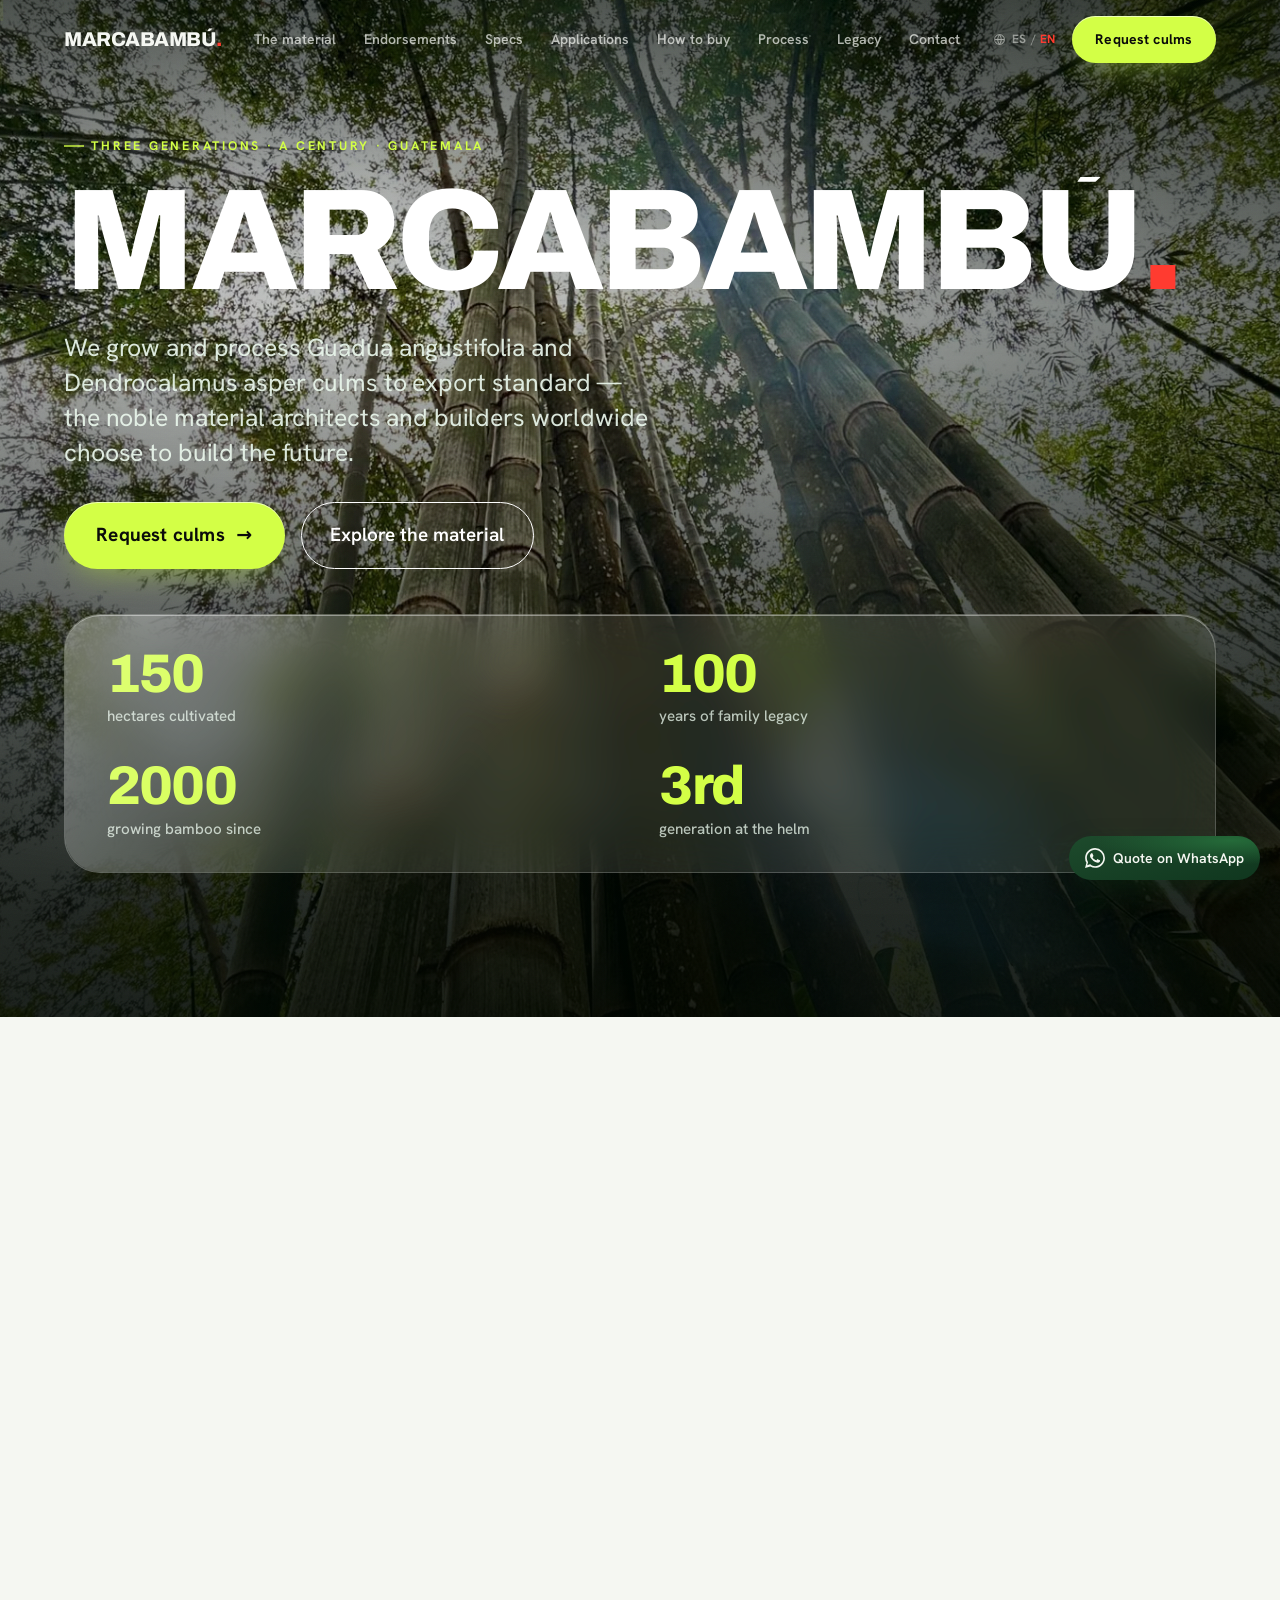
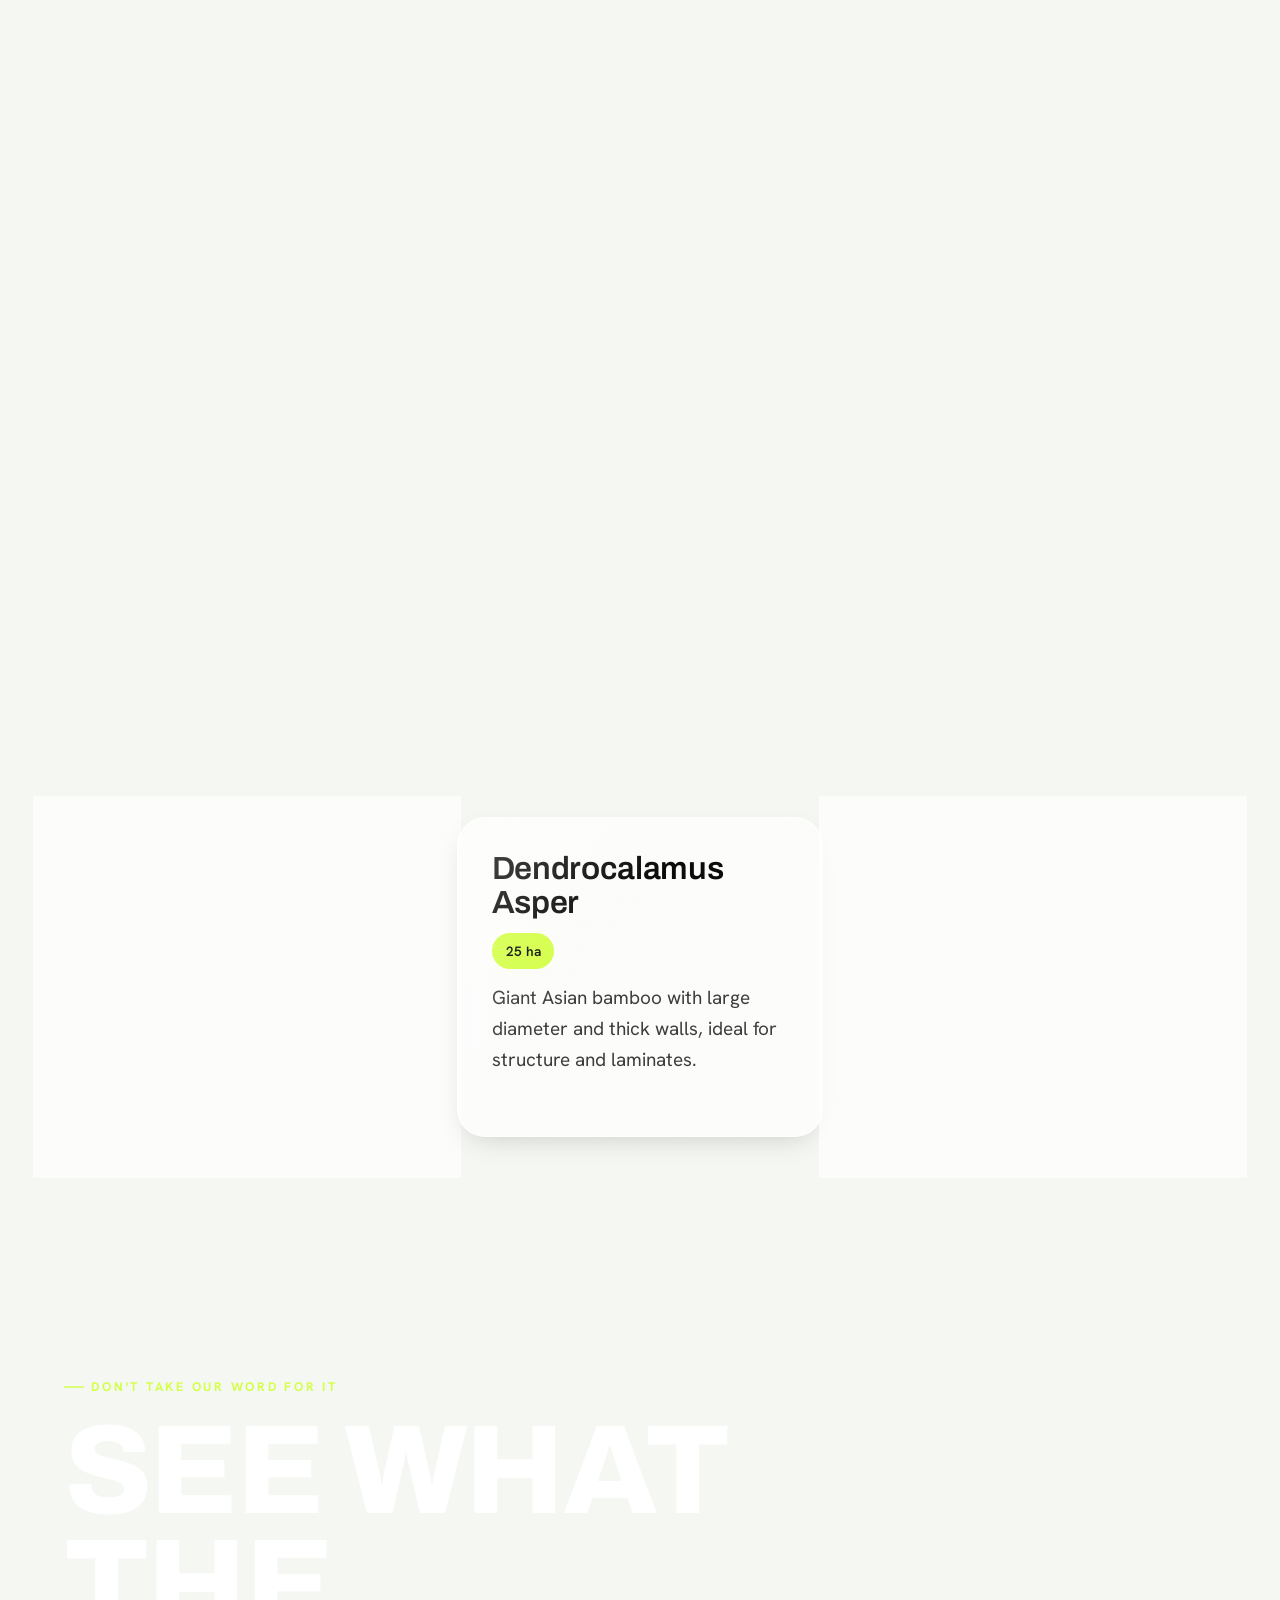
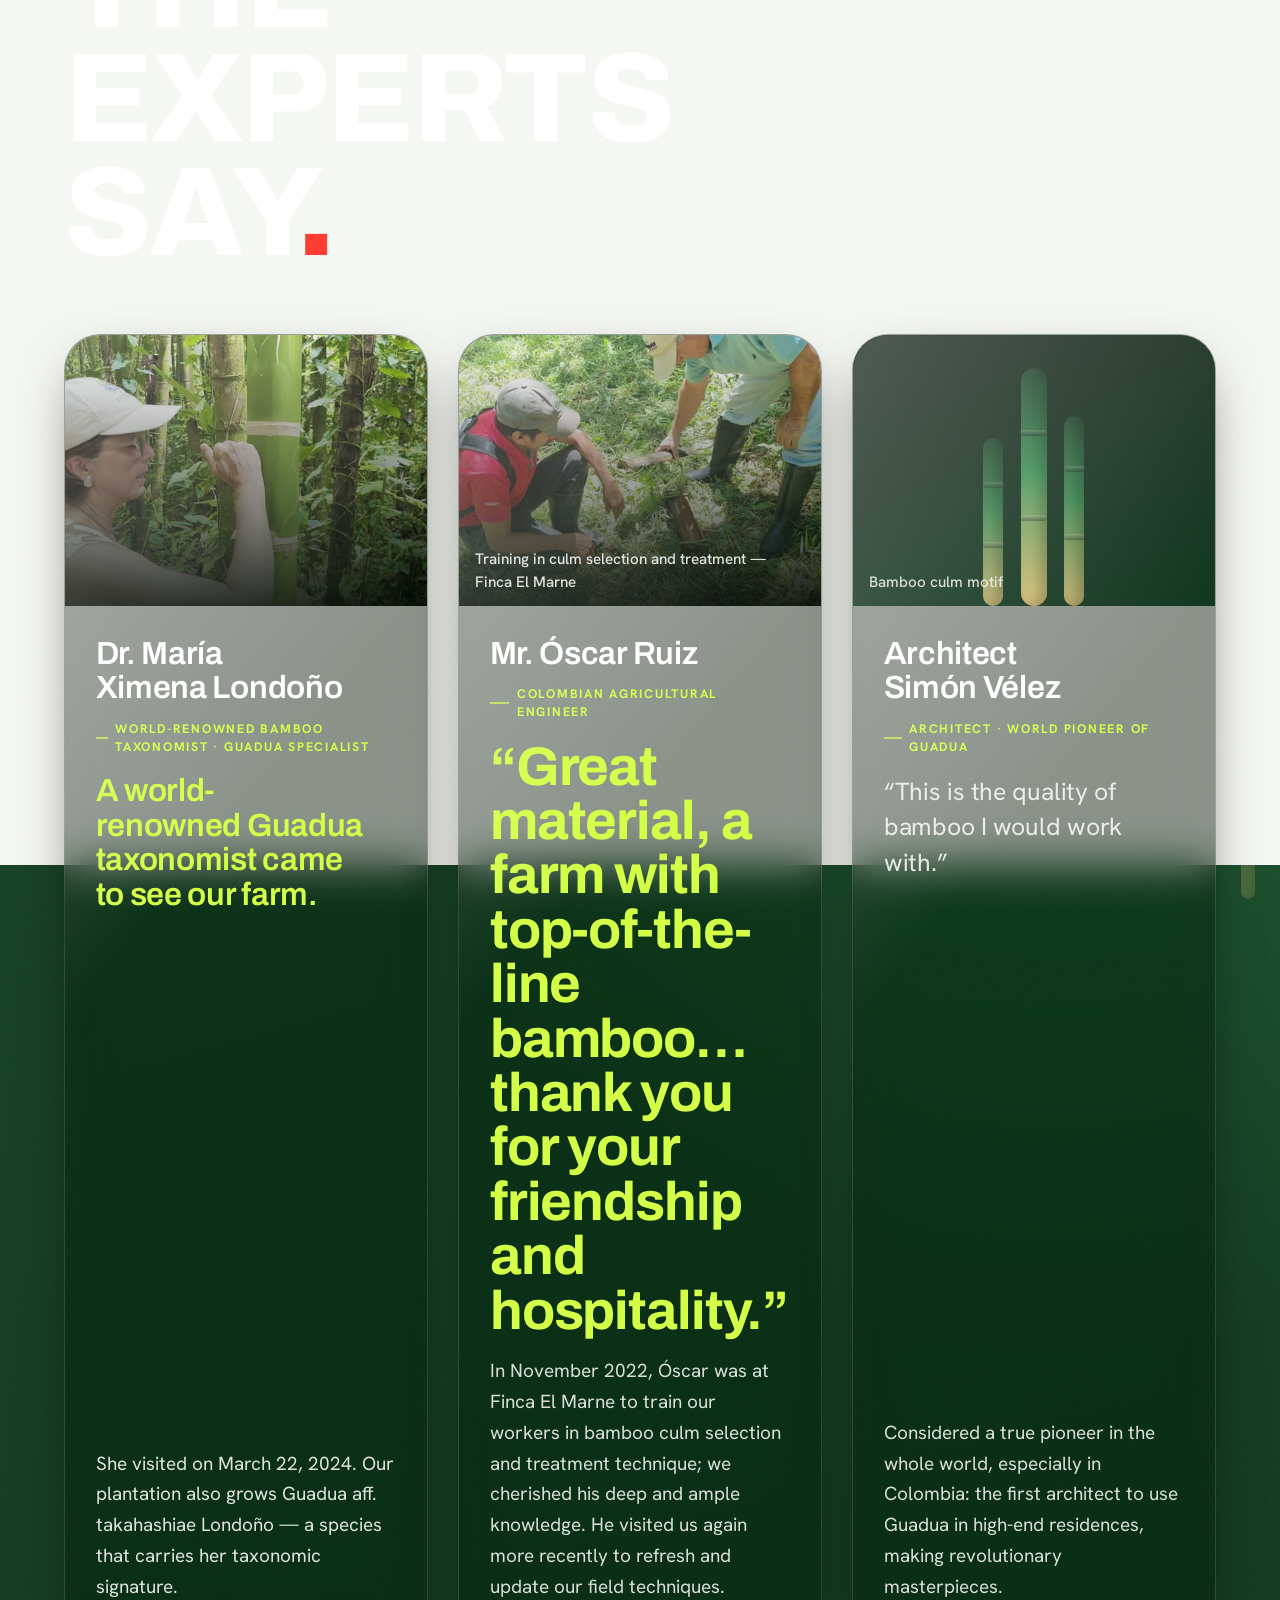
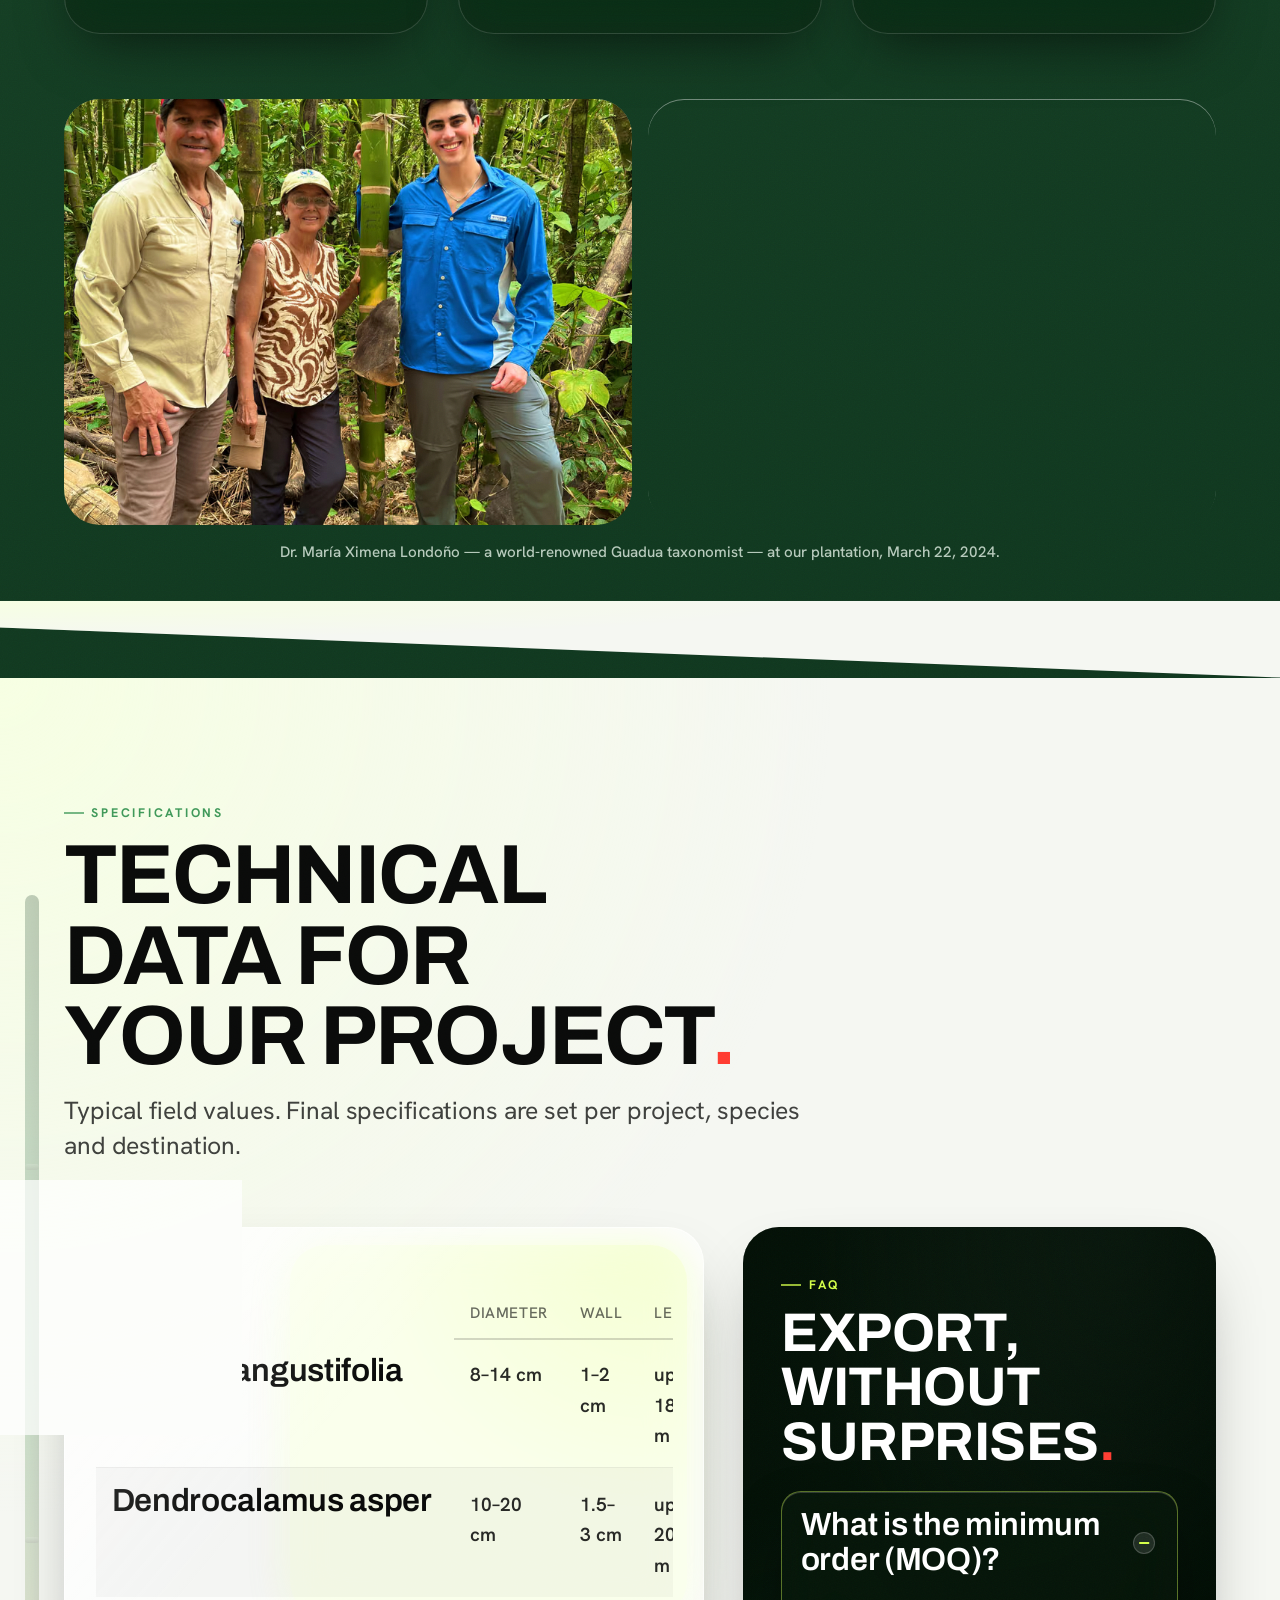
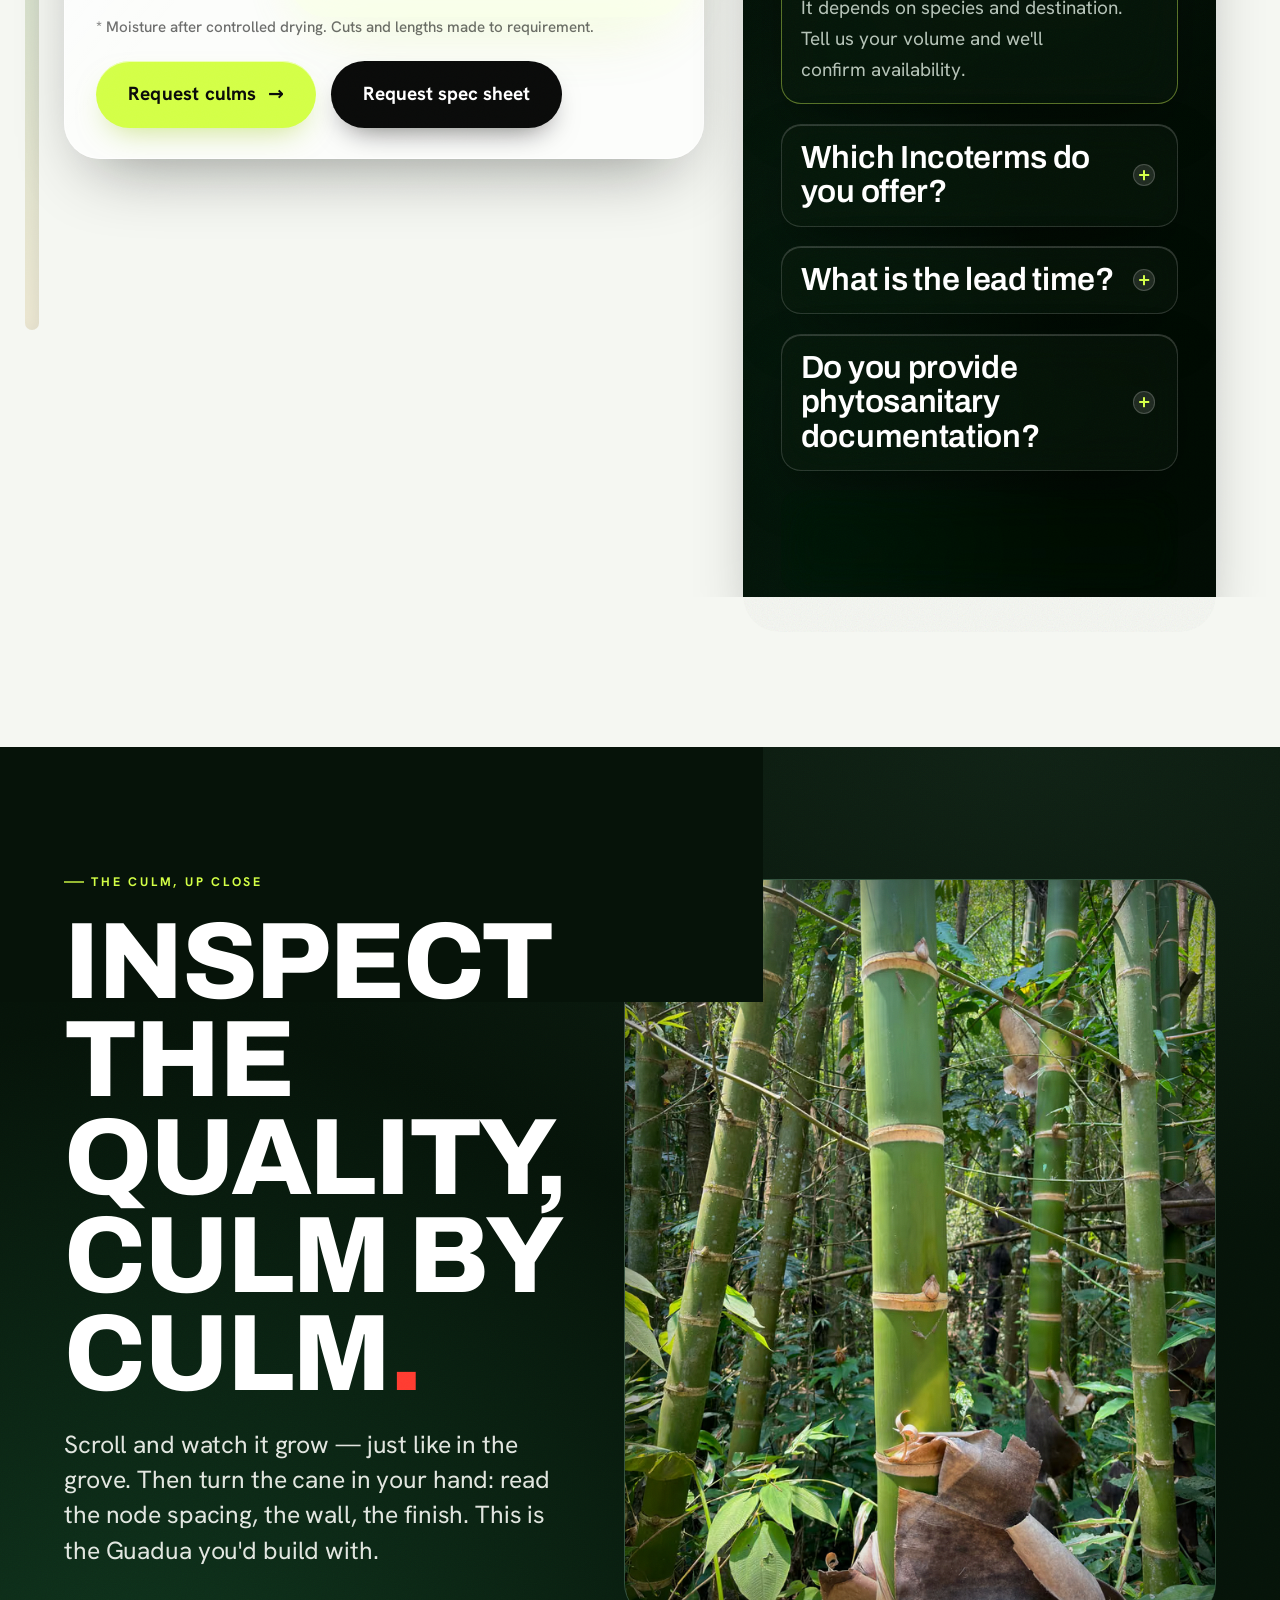
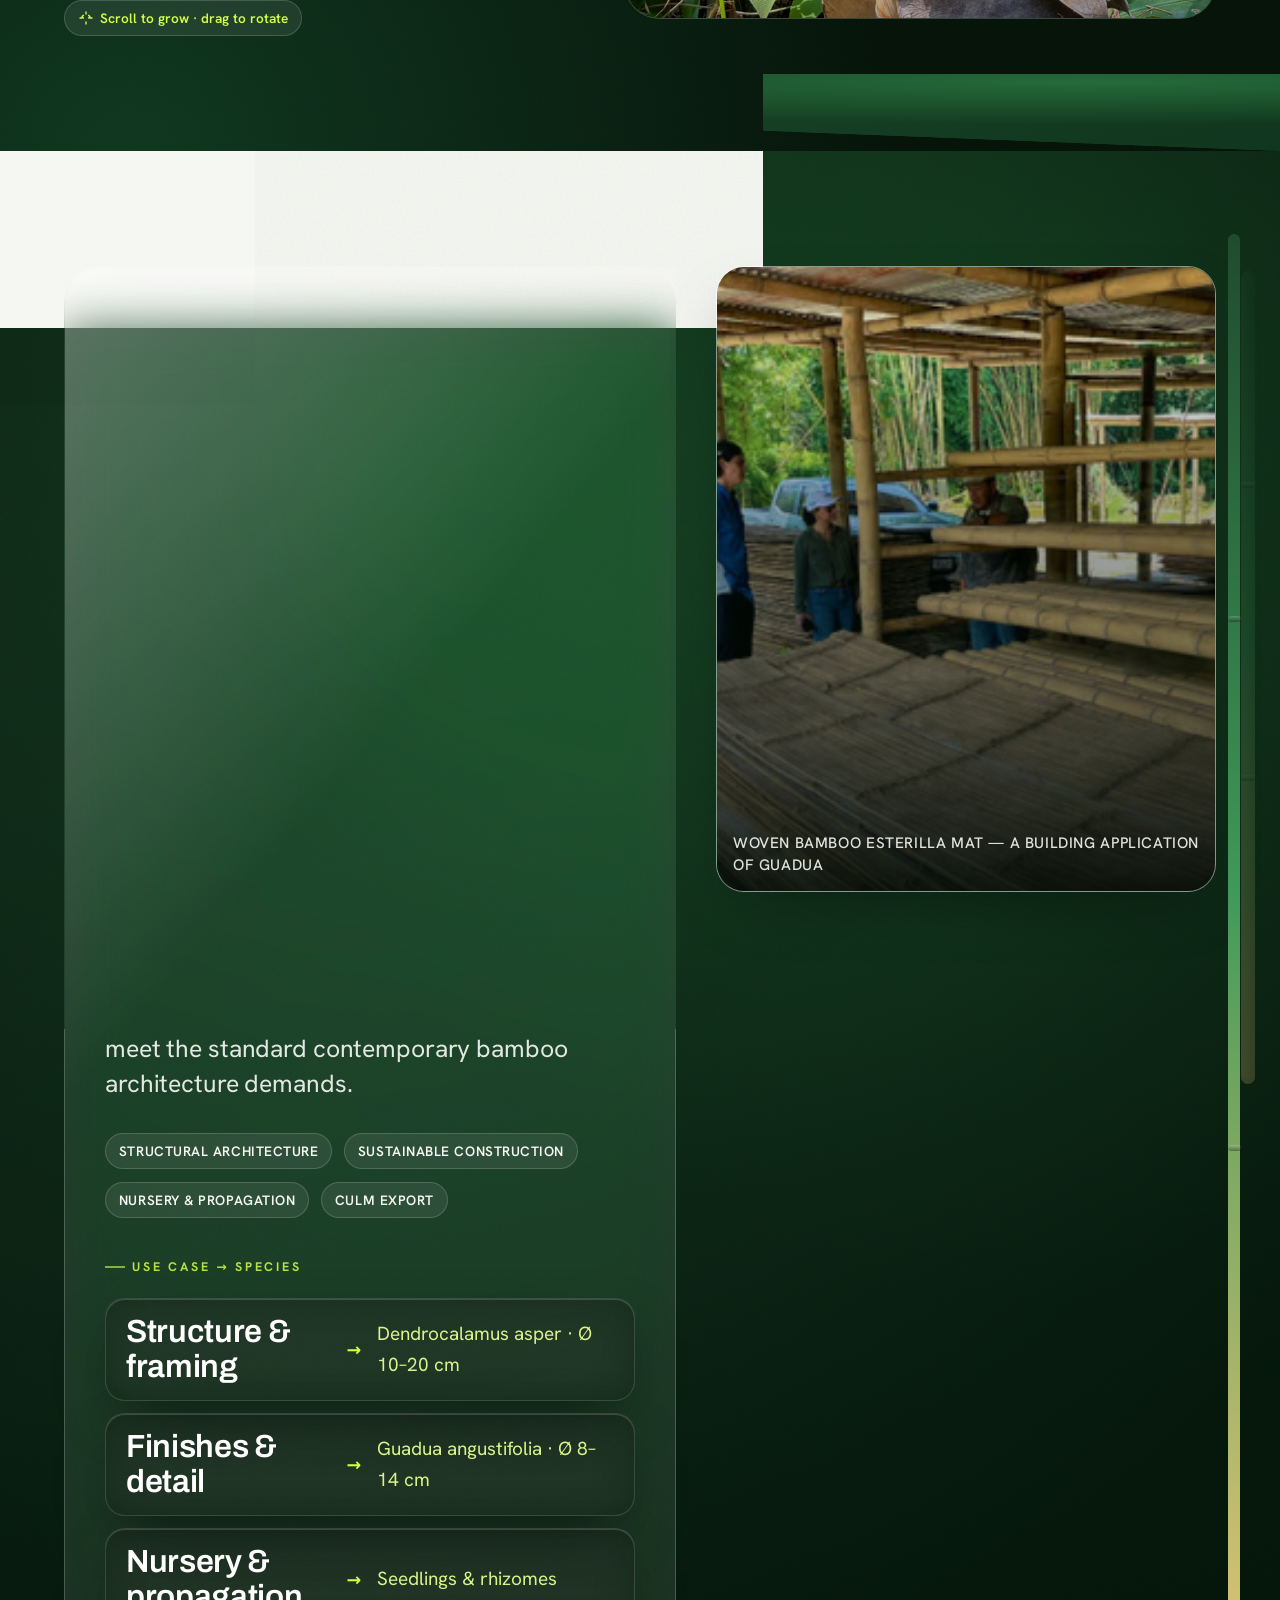
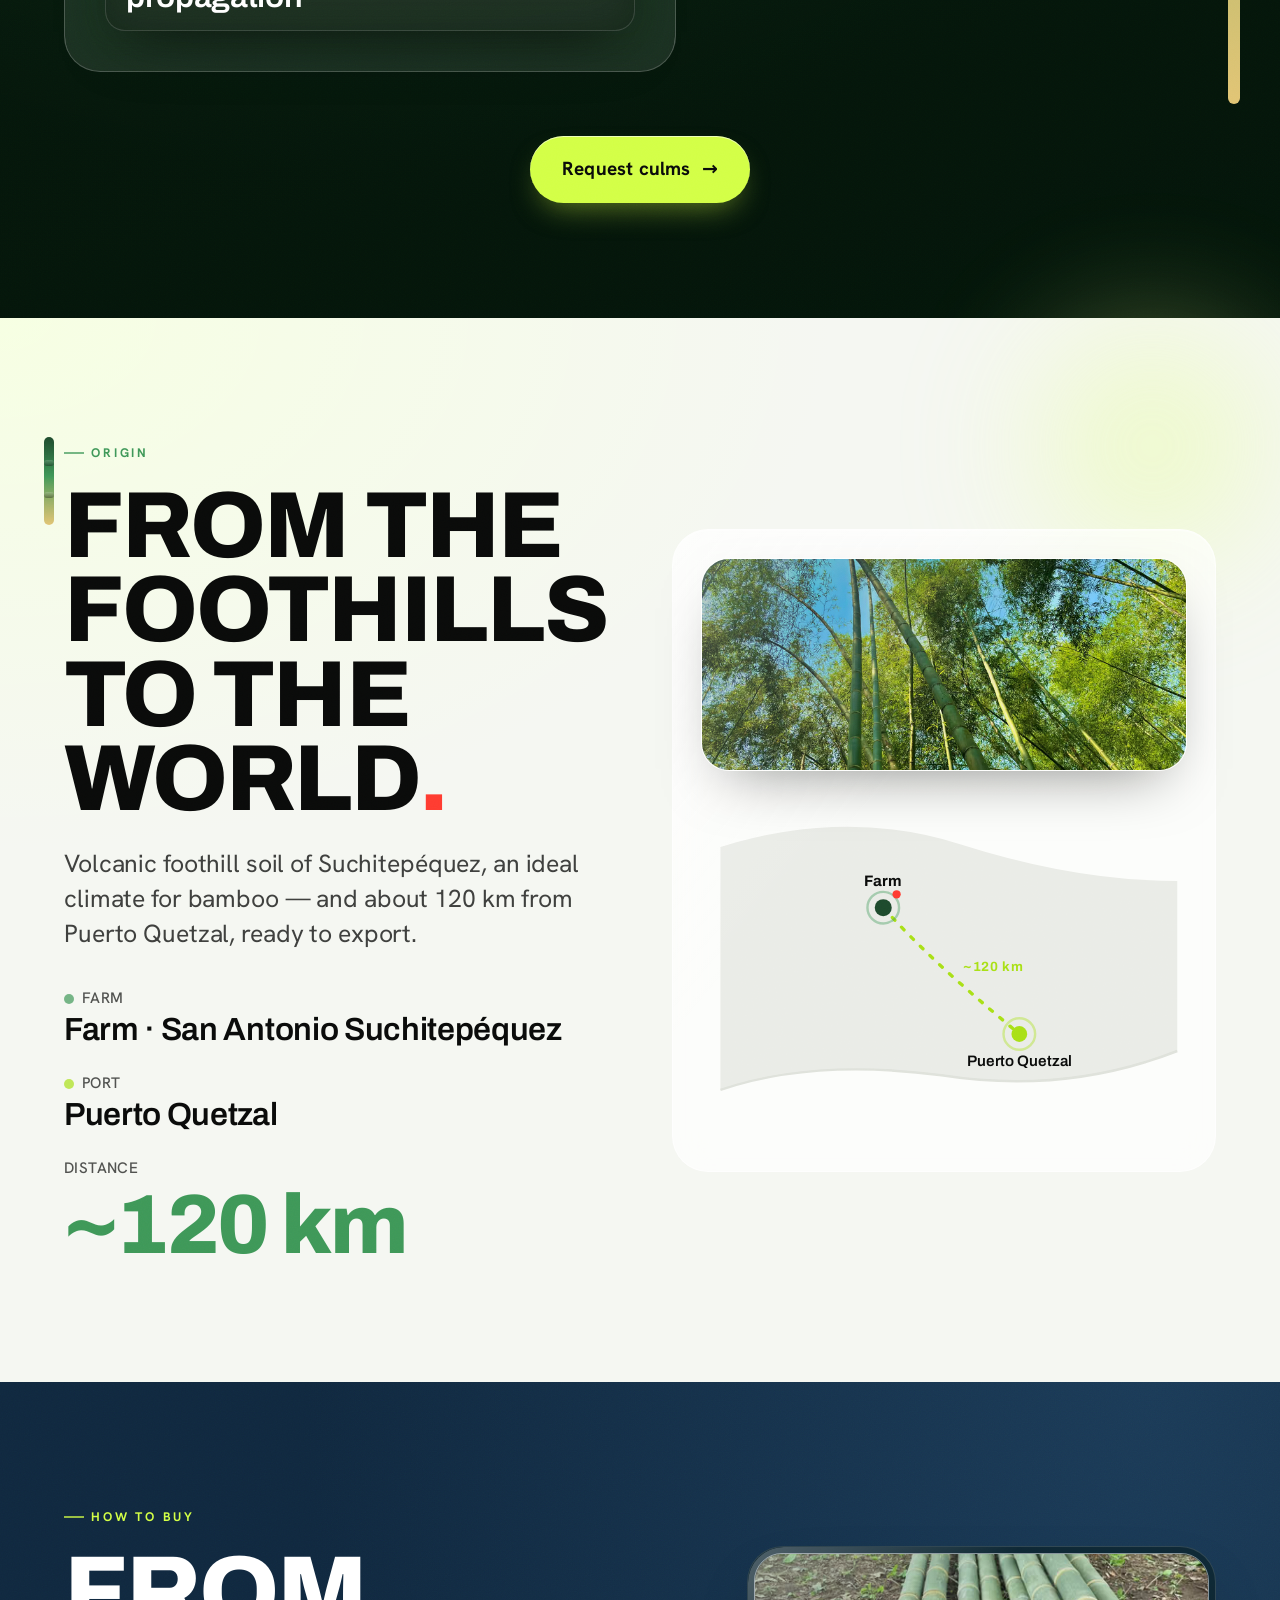
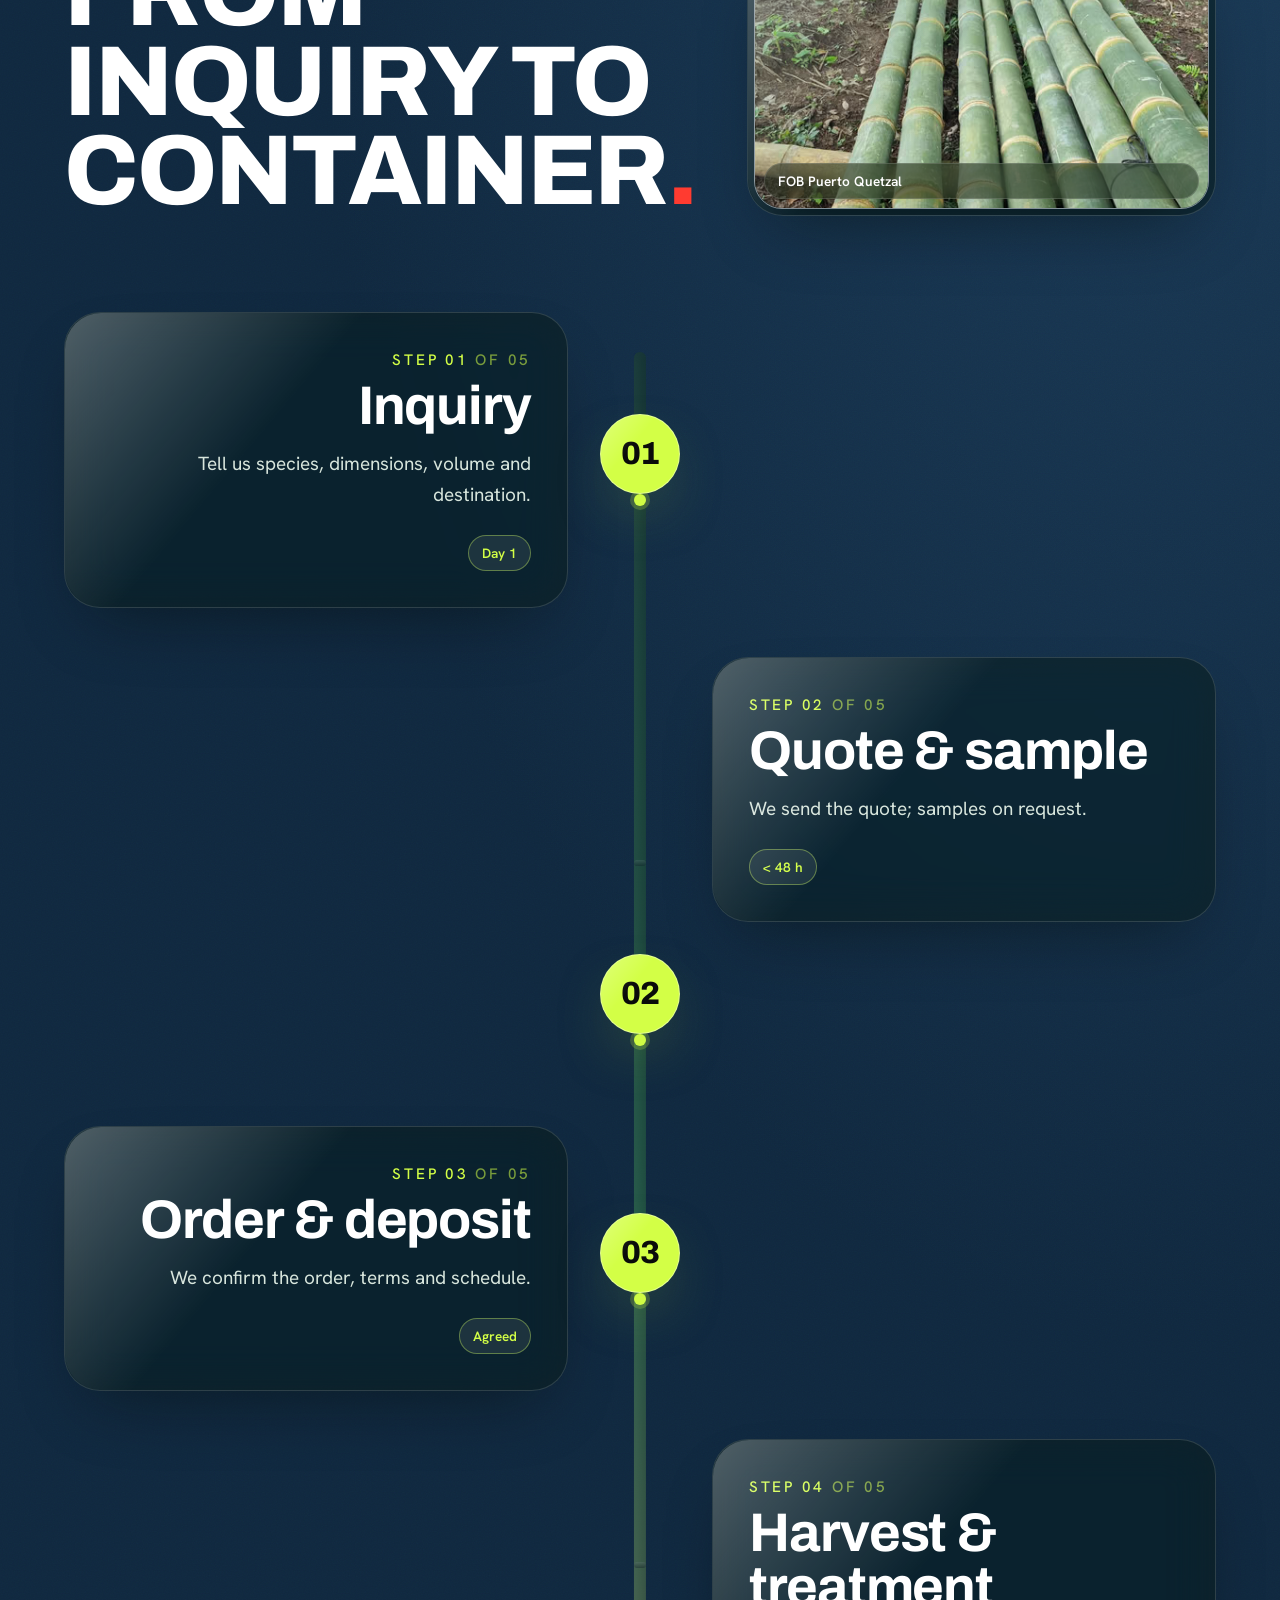
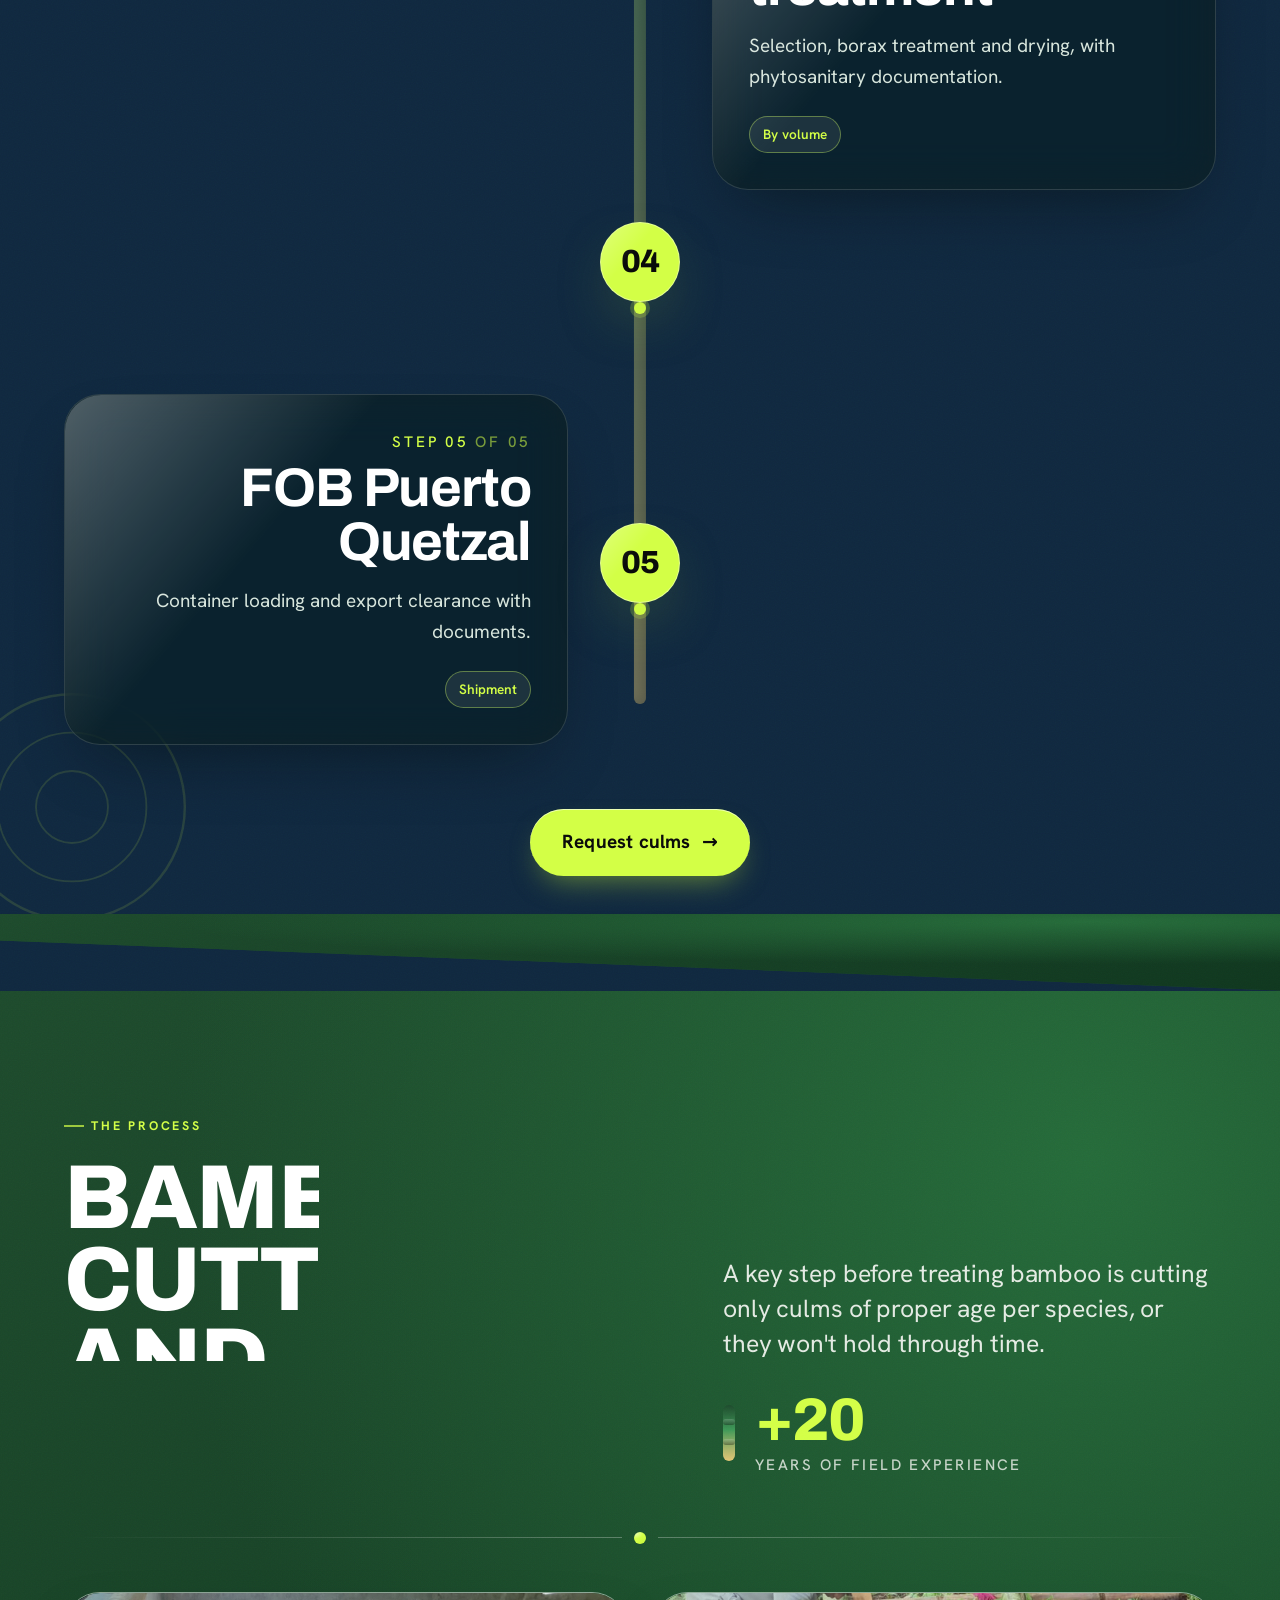
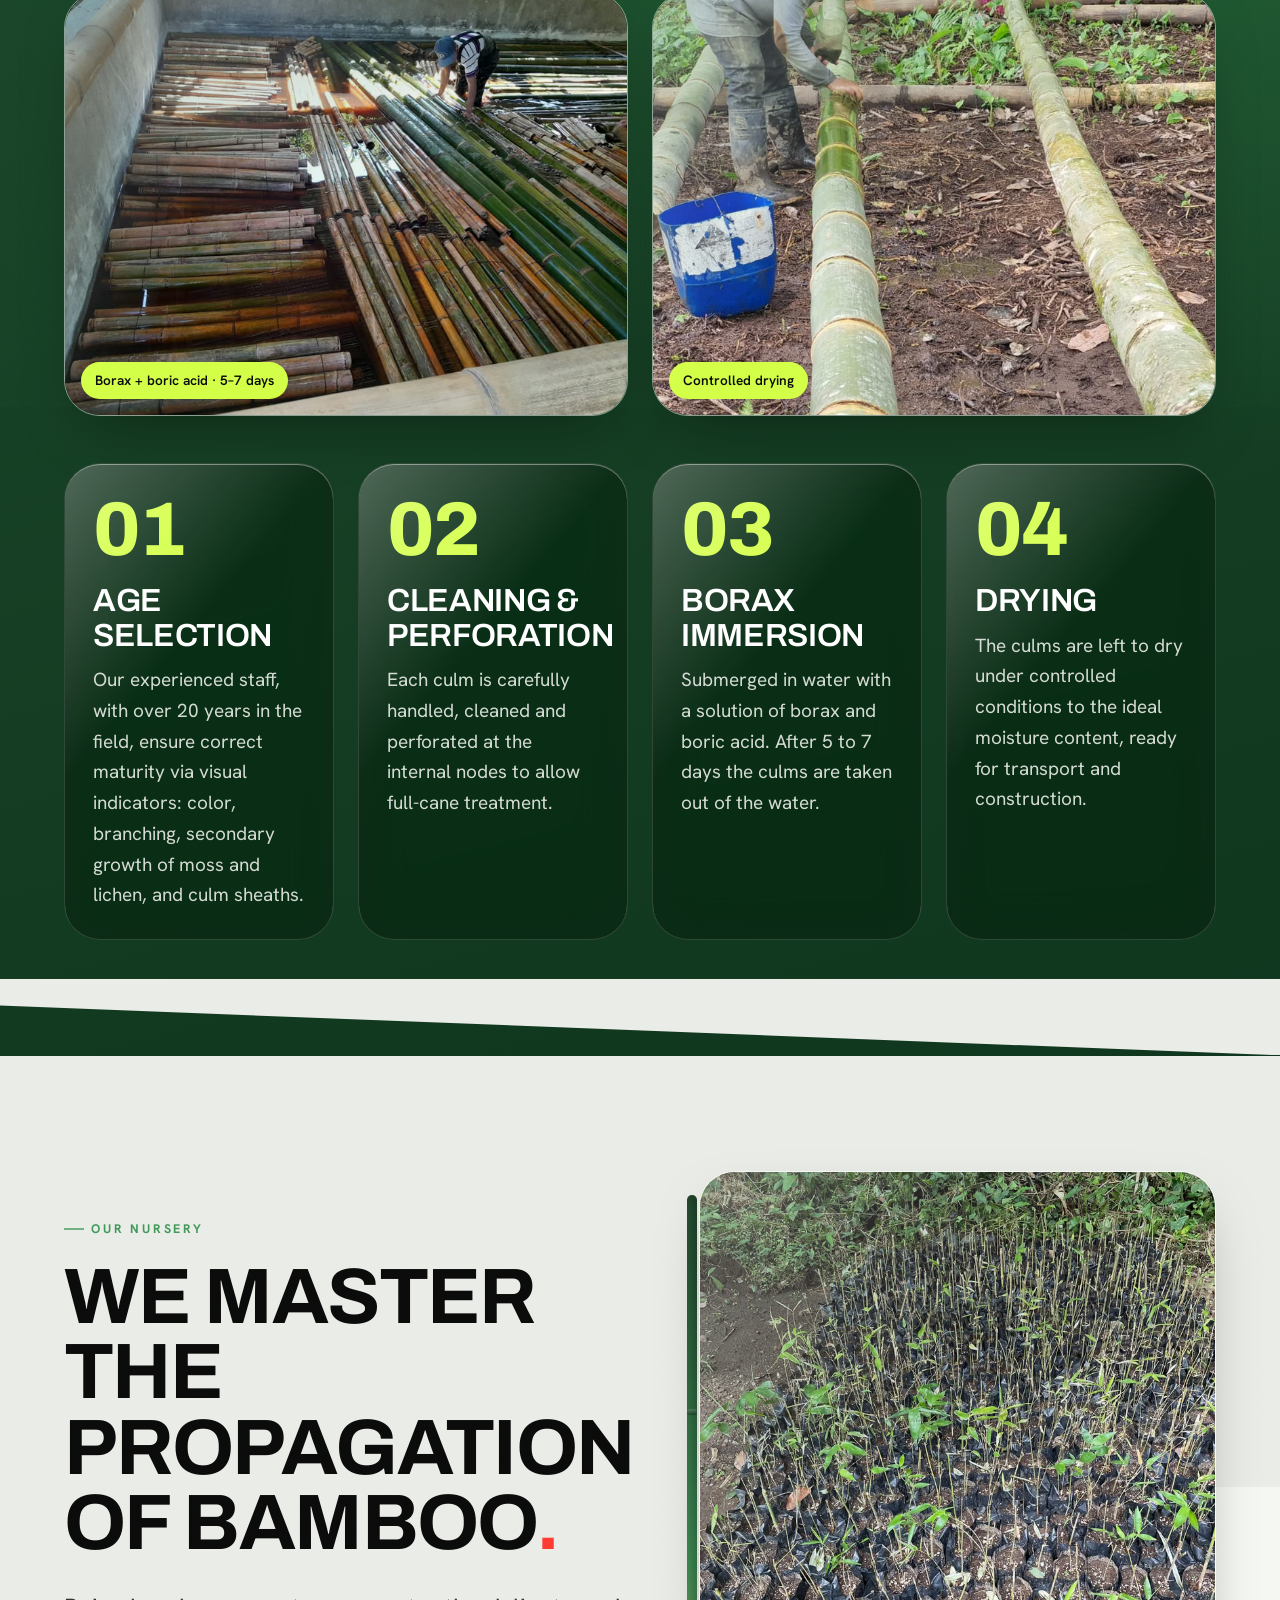
<file: en/index.html>
<!DOCTYPE html><html lang="en"> <head><meta charset="utf-8"><meta name="viewport" content="width=device-width, initial-scale=1"><script>
      document.documentElement.classList.add("js");
      (function () { var h = document.documentElement, go = function () { h.classList.add("fonts-ready"); };
        if (document.fonts && document.fonts.ready) document.fonts.ready.then(go); setTimeout(go, 1600); })();
      /* Intro veil: show once per session, hard-clear at 2s no matter what (never stuck). */
      (function () { var h = document.documentElement;
        try { if (sessionStorage.getItem("mb-veil")) { h.classList.add("veil-done"); return; } sessionStorage.setItem("mb-veil", "1"); } catch (e) {}
        setTimeout(function () { h.classList.add("veil-done"); }, 2000); })();
    </script><link rel="icon" type="image/svg+xml" href="/favicon.svg"><link rel="icon" type="image/png" sizes="192x192" href="/icon-192.png"><link rel="apple-touch-icon" href="/apple-touch-icon.png"><link rel="manifest" href="/site.webmanifest"><meta name="generator" content="Astro v6.4.8"><title>Guadua Bamboo Culms for Export | marcaBambú Guatemala</title><meta name="description" content="Century-old Guatemalan family farm producing export-grade Guadua angustifolia and Dendrocalamus asper bamboo culms, endorsed by architect Simón Vélez."><link rel="canonical" href="https://marcabambu.com/en/"><link rel="alternate" hreflang="es" href="https://marcabambu.com/"><link rel="alternate" hreflang="en" href="https://marcabambu.com/en/"><link rel="alternate" hreflang="x-default" href="https://marcabambu.com/"><meta property="og:url" content="https://marcabambu.com/en/"><meta property="og:type" content="website"><meta property="og:site_name" content="marcaBambú"><meta property="og:title" content="Guadua Bamboo Culms for Export | marcaBambú Guatemala"><meta property="og:description" content="Century-old Guatemalan family farm producing export-grade Guadua angustifolia and Dendrocalamus asper bamboo culms, endorsed by architect Simón Vélez."><meta property="og:locale" content="en_US"><meta property="og:image" content="https://marcabambu.com/og-en.jpg"><meta property="og:image:width" content="1424"><meta property="og:image:height" content="800"><meta property="og:image:alt" content="Guadua Bamboo Culms for Export | marcaBambú Guatemala"><meta name="twitter:image:alt" content="Guadua Bamboo Culms for Export | marcaBambú Guatemala"><meta name="theme-color" content="#142a1f"><meta name="twitter:card" content="summary_large_image"><meta name="twitter:title" content="Guadua Bamboo Culms for Export | marcaBambú Guatemala"><meta name="twitter:description" content="Century-old Guatemalan family farm producing export-grade Guadua angustifolia and Dendrocalamus asper bamboo culms, endorsed by architect Simón Vélez."><meta name="twitter:image" content="https://marcabambu.com/og-en.jpg"><script type="application/ld+json">{"@context":"https://schema.org","@graph":[{"@type":"Organization","@id":"https://marcabambu.com/#org","name":"marcaBambú","url":"https://marcabambu.com/","email":"paulq@marcabambu.com","telephone":"+502 5691-9194","description":"Century-old Guatemalan family farm producing export-grade Guadua angustifolia and Dendrocalamus asper bamboo culms, endorsed by architect Simón Vélez.","areaServed":"Worldwide","knowsLanguage":["es","en"]},{"@type":"LocalBusiness","@id":"https://marcabambu.com/#business","name":"marcaBambú","image":"https://marcabambu.com/og-en.jpg","telephone":"+502 5691-9194","email":"paulq@marcabambu.com","address":{"@type":"PostalAddress","addressLocality":"San Antonio Suchitepéquez","addressRegion":"Suchitepéquez","addressCountry":"GT"},"parentOrganization":{"@id":"https://marcabambu.com/#org"}},{"@type":"Product","name":"Guadua Angustifolia","category":"Bamboo culms","material":"Bamboo","brand":{"@id":"https://marcabambu.com/#org"},"description":"The queen of American bamboo. Exceptional structural strength — the bamboo of architecture. Includes Guadua aff. takahashiae Londoño."},{"@type":"Product","name":"Dendrocalamus Asper","category":"Bamboo culms","material":"Bamboo","brand":{"@id":"https://marcabambu.com/#org"},"description":"Giant Asian bamboo with large diameter and thick walls, ideal for structure and laminates."},{"@type":"WebSite","@id":"https://marcabambu.com/#website","url":"https://marcabambu.com/","name":"marcaBambú","inLanguage":"en","publisher":{"@id":"https://marcabambu.com/#org"}},{"@type":"FAQPage","@id":"https://marcabambu.com/#faq","mainEntity":[{"@type":"Question","name":"What is the minimum order (MOQ)?","acceptedAnswer":{"@type":"Answer","text":"It depends on species and destination. Tell us your volume and we'll confirm availability."}},{"@type":"Question","name":"Which Incoterms do you offer?","acceptedAnswer":{"@type":"Answer","text":"EXW at the farm, FOB (Puerto Quetzal) or CIF, as agreed."}},{"@type":"Question","name":"What is the lead time?","acceptedAnswer":{"@type":"Answer","text":"It varies with volume and harvest season; we confirm it in the quote."}},{"@type":"Question","name":"Do you provide phytosanitary documentation?","acceptedAnswer":{"@type":"Answer","text":"Yes. Bamboo is treated (borax / boric acid) and export phytosanitary documentation is prepared."}},{"@type":"Question","name":"Capacity per container?","acceptedAnswer":{"@type":"Answer","text":"We coordinate loads for 20' and 40' containers by species and length."}}]}]}</script><link rel="stylesheet" href="/_astro/content.B8bBefOU.css"><style>#nav-toggle[data-astro-cid-dmqpwcec][aria-expanded=true] .ham-l1[data-astro-cid-dmqpwcec]{transform:translateY(5px) rotate(45deg)}#nav-toggle[data-astro-cid-dmqpwcec][aria-expanded=true] .ham-l2[data-astro-cid-dmqpwcec]{opacity:0}#nav-toggle[data-astro-cid-dmqpwcec][aria-expanded=true] .ham-l3[data-astro-cid-dmqpwcec]{transform:translateY(-5px) rotate(-45deg)}#nav-toggle[data-astro-cid-dmqpwcec] .ham-l1[data-astro-cid-dmqpwcec],#nav-toggle[data-astro-cid-dmqpwcec] .ham-l2[data-astro-cid-dmqpwcec],#nav-toggle[data-astro-cid-dmqpwcec] .ham-l3[data-astro-cid-dmqpwcec]{transform-origin:center;transition:transform .28s var(--ease-out-expo),opacity .2s linear}#mobile-menu[data-astro-cid-dmqpwcec]{background:#f3fbf4f9;backdrop-filter:blur(22px) saturate(1.1);-webkit-backdrop-filter:blur(22px) saturate(1.1)}#mobile-menu[data-astro-cid-dmqpwcec]:not([hidden]){animation:menu-in .3s var(--ease-out-expo) both}@keyframes menu-in{0%{opacity:0;transform:scaleY(.96) translateY(-6px)}to{opacity:1;transform:none}}@media(prefers-reduced-motion:reduce){#nav-toggle[data-astro-cid-dmqpwcec] .ham-l1[data-astro-cid-dmqpwcec],#nav-toggle[data-astro-cid-dmqpwcec] .ham-l2[data-astro-cid-dmqpwcec],#nav-toggle[data-astro-cid-dmqpwcec] .ham-l3[data-astro-cid-dmqpwcec]{transition:none}#mobile-menu[data-astro-cid-dmqpwcec]:not([hidden]){animation:none}}
</style><link rel="stylesheet" href="/_astro/HomePage.D9jJlRiA.css"></head> <body>  <div id="load-veil" aria-hidden="true"> <div class="veil-inner"> <svg class="veil-mark" viewBox="0 0 80 120" fill="none" aria-hidden="true"> <path class="veil-culm" d="M40 116 L40 14" stroke="var(--color-lime)" stroke-width="6" stroke-linecap="round"></path> <path class="veil-node veil-node-1" d="M29 48 H51" stroke="var(--color-lime)" stroke-width="4" stroke-linecap="round"></path> <path class="veil-node veil-node-2" d="M29 82 H51" stroke="var(--color-lime)" stroke-width="4" stroke-linecap="round"></path> </svg> <div class="veil-word">marcabambú<span class="veil-dot">.</span></div> </div> </div> <div id="scroll-progress" aria-hidden="true"></div> <a href="#main" class="sr-only focus:not-sr-only focus:absolute focus:z-50 focus:m-3 focus:rounded-md focus:bg-ink focus:px-4 focus:py-2 focus:text-air">Skip to content</a> <header id="site-nav" class="fixed inset-x-0 top-0 z-50 text-air transition-[background,color,box-shadow] duration-500" data-astro-cid-dmqpwcec> <nav class="wrap flex items-center justify-between py-4" aria-label="marcaBambú" data-astro-cid-dmqpwcec> <a href="/en/#inicio" class="group flex items-baseline font-display text-xl font-extrabold tracking-tight caps" aria-label="marcabambú" data-astro-cid-dmqpwcec> <span class="brand-dot transition-opacity group-hover:opacity-90" data-astro-cid-dmqpwcec>marcabambú</span> </a> <ul class="hidden items-center gap-7 text-sm font-semibold xl:flex" data-astro-cid-dmqpwcec> <li data-astro-cid-dmqpwcec><a href="#material" class="link-underline opacity-70 transition-opacity hover:opacity-100" data-astro-cid-dmqpwcec>The material</a></li><li data-astro-cid-dmqpwcec><a href="#respaldo" class="link-underline opacity-70 transition-opacity hover:opacity-100" data-astro-cid-dmqpwcec>Endorsements</a></li><li data-astro-cid-dmqpwcec><a href="#especificaciones" class="link-underline opacity-70 transition-opacity hover:opacity-100" data-astro-cid-dmqpwcec>Specs</a></li><li data-astro-cid-dmqpwcec><a href="#aplicaciones" class="link-underline opacity-70 transition-opacity hover:opacity-100" data-astro-cid-dmqpwcec>Applications</a></li><li data-astro-cid-dmqpwcec><a href="#como-comprar" class="link-underline opacity-70 transition-opacity hover:opacity-100" data-astro-cid-dmqpwcec>How to buy</a></li><li data-astro-cid-dmqpwcec><a href="#proceso" class="link-underline opacity-70 transition-opacity hover:opacity-100" data-astro-cid-dmqpwcec>Process</a></li><li data-astro-cid-dmqpwcec><a href="#legado" class="link-underline opacity-70 transition-opacity hover:opacity-100" data-astro-cid-dmqpwcec>Legacy</a></li><li data-astro-cid-dmqpwcec><a href="#contacto" class="link-underline opacity-70 transition-opacity hover:opacity-100" data-astro-cid-dmqpwcec>Contact</a></li> </ul> <div class="flex items-center gap-3 sm:gap-4" data-astro-cid-dmqpwcec> <div class="hidden items-center text-xs font-bold tracking-wide sm:flex" aria-label="Idioma / Language" data-astro-cid-dmqpwcec> <svg width="13" height="13" viewBox="0 0 24 24" fill="none" stroke="currentColor" stroke-width="1.8" class="mr-1.5 opacity-55" aria-hidden="true" data-astro-cid-dmqpwcec><circle cx="12" cy="12" r="9" data-astro-cid-dmqpwcec></circle><path d="M3 12h18M12 3a14 14 0 0 1 0 18M12 3a14 14 0 0 0 0 18" data-astro-cid-dmqpwcec></path></svg> <a href="/" class="opacity-50 transition-opacity hover:opacity-90" data-astro-cid-dmqpwcec>ES</a> <span class="px-1 opacity-40" aria-hidden="true" data-astro-cid-dmqpwcec>/</span> <a href="/en/" class="text-dot" aria-current="true" data-astro-cid-dmqpwcec>EN</a> </div>  <a href="#contacto" class="btn-lime text-sm hidden sm:inline-flex" data-magnetic data-astro-cid-dmqpwcec>Request culms</a>  <button id="nav-toggle" type="button" class="xl:hidden flex h-10 w-10 items-center justify-center rounded-lg ring-1 ring-current/25" aria-expanded="false" aria-controls="mobile-menu" aria-label="Menu" data-astro-cid-dmqpwcec> <svg width="22" height="22" viewBox="0 0 24 24" fill="none" stroke="currentColor" stroke-width="2" stroke-linecap="round" aria-hidden="true" data-astro-cid-dmqpwcec> <line class="ham-l1" x1="3" y1="7" x2="21" y2="7" data-astro-cid-dmqpwcec></line> <line class="ham-l2" x1="3" y1="12" x2="21" y2="12" data-astro-cid-dmqpwcec></line> <line class="ham-l3" x1="3" y1="17" x2="21" y2="17" data-astro-cid-dmqpwcec></line> </svg> </button> </div> </nav>  <div id="mobile-menu" class="glass-light shadow-soft xl:hidden absolute inset-x-0 top-full origin-top border-t border-black/5 text-black" hidden data-astro-cid-dmqpwcec> <ul class="wrap flex flex-col py-3 text-base font-semibold" data-astro-cid-dmqpwcec> <li data-astro-cid-dmqpwcec> <a href="#material" class="mobile-link block border-b border-black/5 py-3.5 opacity-80 transition-opacity hover:opacity-100" data-astro-cid-dmqpwcec>The material</a> </li><li data-astro-cid-dmqpwcec> <a href="#respaldo" class="mobile-link block border-b border-black/5 py-3.5 opacity-80 transition-opacity hover:opacity-100" data-astro-cid-dmqpwcec>Endorsements</a> </li><li data-astro-cid-dmqpwcec> <a href="#especificaciones" class="mobile-link block border-b border-black/5 py-3.5 opacity-80 transition-opacity hover:opacity-100" data-astro-cid-dmqpwcec>Specs</a> </li><li data-astro-cid-dmqpwcec> <a href="#aplicaciones" class="mobile-link block border-b border-black/5 py-3.5 opacity-80 transition-opacity hover:opacity-100" data-astro-cid-dmqpwcec>Applications</a> </li><li data-astro-cid-dmqpwcec> <a href="#como-comprar" class="mobile-link block border-b border-black/5 py-3.5 opacity-80 transition-opacity hover:opacity-100" data-astro-cid-dmqpwcec>How to buy</a> </li><li data-astro-cid-dmqpwcec> <a href="#proceso" class="mobile-link block border-b border-black/5 py-3.5 opacity-80 transition-opacity hover:opacity-100" data-astro-cid-dmqpwcec>Process</a> </li><li data-astro-cid-dmqpwcec> <a href="#legado" class="mobile-link block border-b border-black/5 py-3.5 opacity-80 transition-opacity hover:opacity-100" data-astro-cid-dmqpwcec>Legacy</a> </li><li data-astro-cid-dmqpwcec> <a href="#contacto" class="mobile-link block border-b border-black/5 py-3.5 opacity-80 transition-opacity hover:opacity-100" data-astro-cid-dmqpwcec>Contact</a> </li> </ul> <div class="wrap flex items-center gap-4 pb-4 pt-1 text-sm font-bold tracking-wide" aria-label="Idioma / Language" data-astro-cid-dmqpwcec> <span class="opacity-55" data-astro-cid-dmqpwcec>Language</span> <a href="/" class="opacity-55 hover:opacity-90" data-astro-cid-dmqpwcec>ES</a> <span class="opacity-40" aria-hidden="true" data-astro-cid-dmqpwcec>/</span> <a href="/en/" class="text-dot" aria-current="true" data-astro-cid-dmqpwcec>EN</a> </div>  <div class="wrap pb-6" data-astro-cid-dmqpwcec> <a href="#contacto" class="btn-lime mobile-link flex w-full items-center justify-center text-base" data-astro-cid-dmqpwcec>Request culms</a> </div> </div> </header>  <script>
  var navEl = document.getElementById("site-nav");
  function onScroll() {
    if (!navEl) return;
    if (window.scrollY > 40) {
      navEl.classList.add("glass-light", "text-black", "shadow-soft");
      navEl.classList.remove("text-air");
    } else {
      navEl.classList.add("text-air");
      navEl.classList.remove("glass-light", "text-black", "shadow-soft");
    }
  }
  onScroll();
  window.addEventListener("scroll", onScroll, { passive: true });

  // Mobile menu toggle (focus + Escape + close-on-navigate managed for a11y).
  var toggle = document.getElementById("nav-toggle");
  var menu = document.getElementById("mobile-menu");
  if (toggle && menu) {
    function setOpen(open) {
      toggle.setAttribute("aria-expanded", open ? "true" : "false");
      if (open) { menu.hidden = false; } else { menu.hidden = true; }
    }
    toggle.addEventListener("click", function () {
      setOpen(toggle.getAttribute("aria-expanded") !== "true");
    });
    menu.addEventListener("click", function (e) {
      if (e.target && e.target.closest("a")) setOpen(false);
    });
    document.addEventListener("keydown", function (e) {
      if (e.key === "Escape" && toggle.getAttribute("aria-expanded") === "true") { setOpen(false); toggle.focus(); }
    });
    // close if resized up to desktop
    window.addEventListener("resize", function () { if (window.innerWidth >= 1280) setOpen(false); });
  }

  // Scroll-spy: highlight the active section's nav link.
  var spyLinks = [].slice.call(document.querySelectorAll('#site-nav a[href^="#"]'));
  var spySections = spyLinks.map(function (a) { return document.getElementById(a.getAttribute("href").slice(1)); }).filter(Boolean);
  if ("IntersectionObserver" in window && spySections.length) {
    var spy = new IntersectionObserver(function (entries) {
      entries.forEach(function (e) {
        if (!e.isIntersecting) return;
        spyLinks.forEach(function (a) { a.classList.remove("nav-active"); });
        var active = spyLinks.filter(function (a) { return a.getAttribute("href") === "#" + e.target.id; })[0];
        if (active) active.classList.add("nav-active");
      });
    }, { rootMargin: "-45% 0px -50% 0px", threshold: 0 });
    spySections.forEach(function (s) { spy.observe(s); });
  }
</script> <main id="main">  <section id="inicio" class="bg-dark grain" style="position:relative; min-height:100svh; display:flex; flex-direction:column; overflow:clip;" aria-label="marcaBambú" data-astro-cid-anhloy43>  <div class="media-frame" style="position:absolute; inset:0; z-index:0;" data-astro-cid-anhloy43> <img src="/_astro/hero-culms.BfMdrqRK_1WnhwS.avif" srcset="/_astro/hero-culms.BfMdrqRK_2tO3IA.avif 480w, /_astro/hero-culms.BfMdrqRK_ZDdAFN.avif 760w, /_astro/hero-culms.BfMdrqRK_1jkFqJ.avif 1100w, /_astro/hero-culms.BfMdrqRK_kGOKC.avif 1600w" alt="Living grove of Guadua bamboo culms reaching skyward on the marcaBambú plantation in Guatemala" sizes="100vw" loading="eager" fetchpriority="high" data-hero-img="true" data-astro-cid-anhloy43="true" decoding="async" width="1800" height="2400">  <canvas class="grove-canvas" data-hero-canvas aria-hidden="true" data-photo="/_astro/hero-culms.BfMdrqRK_ZqTh6t.avif" data-depth="/_astro/hero-culms-depth.DLp9CxSG.avif" data-aspect="0.7500" data-astro-cid-anhloy43></canvas> </div>  <div class="scrim-full" style="position:absolute; inset:0; z-index:1; pointer-events:none;" data-astro-cid-anhloy43></div> <div style="position:absolute; inset:0; z-index:1; pointer-events:none;
           background:linear-gradient(180deg, oklch(0.12 0.03 150 / 0.55) 0%, transparent 30%, oklch(0.10 0.03 150 / 0.62) 100%);" data-astro-cid-anhloy43></div>  <div class="wrap-wide" style="position:relative; z-index:3; flex:1; display:grid;
           grid-template-rows:1fr auto auto; gap:clamp(2rem,5vh,3.5rem);
           padding-top:clamp(7rem,14vh,11rem); padding-bottom:clamp(2.5rem,6vh,4rem);" data-astro-cid-anhloy43>  <div style="align-self:center; width:100%;" data-astro-cid-anhloy43> <p class="eyebrow hero-stagger" style="color:var(--color-lime); margin-bottom:clamp(1rem,2.4vh,1.6rem);" data-astro-cid-anhloy43> Three generations · A century · Guatemala </p> <!-- wordmark + dot measure ~7.76 em wide: size it to the wrap-wide content box (/8 keeps a ~3 % margin) --> <h1 class="caps" style="color:var(--color-white); font-family:var(--font-display); font-weight:800;
               letter-spacing:-0.035em; line-height:0.82; margin-bottom:clamp(1.1rem,2.6vh,1.7rem);
               font-size:min(11rem, calc((min(100vw, 90rem) - 2 * clamp(1.25rem, 5vw, 4rem)) / 8));" data-astro-cid-anhloy43> <span class="line-mask" data-astro-cid-anhloy43><span class="line-inner" style="white-space:nowrap;" data-astro-cid-anhloy43>marcabambú<span class="dot" aria-hidden="true" data-astro-cid-anhloy43>.</span></span></span> <span class="sr-only" data-astro-cid-anhloy43> — Guadua angustifolia and Dendrocalamus asper bamboo culms · export from Guatemala</span> </h1> <p class="t-lead hero-stagger" style="color:var(--on-dark); max-width:42ch;" data-astro-cid-anhloy43> We grow and process Guadua angustifolia and Dendrocalamus asper culms to export standard — the noble material architects and builders worldwide choose to build the future. </p> <div class="hero-stagger" style="display:flex; flex-wrap:wrap; gap:clamp(0.7rem,1.6vw,1rem); margin-top:clamp(1.6rem,3.5vh,2.4rem);" data-astro-cid-anhloy43> <a href="#contacto" class="btn-lime" data-magnetic data-astro-cid-anhloy43> Request culms <span aria-hidden="true" data-astro-cid-anhloy43>→</span> </a> <a href="#material" class="btn-ghost" data-magnetic style="color:var(--color-white);" data-astro-cid-anhloy43> Explore the material </a> </div> </div>  <ul class="glass gloss r-2xl edge hero-stagger" aria-label="Key facts" style="display:grid; grid-template-columns:repeat(2,minmax(0,1fr));
             gap:clamp(1.1rem,2.6vw,2rem) clamp(1rem,3vw,2.5rem);
             padding:clamp(1.3rem,3vw,2rem) clamp(1.4rem,4vw,2.6rem);
             margin:0; list-style:none;" data-stat-grid data-astro-cid-anhloy43> <li style="display:flex; flex-direction:column; gap:0.25rem; min-width:0;" data-astro-cid-anhloy43> <span class="num tnum" style="color:var(--color-lime); font-size:var(--text-h2);" data-astro-cid-anhloy43>150</span> <span class="t-caption" style="color:var(--on-dark-soft); text-wrap:balance;" data-astro-cid-anhloy43>hectares cultivated</span> </li><li style="display:flex; flex-direction:column; gap:0.25rem; min-width:0;" data-astro-cid-anhloy43> <span class="num tnum" style="color:var(--color-lime); font-size:var(--text-h2);" data-astro-cid-anhloy43>100</span> <span class="t-caption" style="color:var(--on-dark-soft); text-wrap:balance;" data-astro-cid-anhloy43>years of family legacy</span> </li><li style="display:flex; flex-direction:column; gap:0.25rem; min-width:0;" data-astro-cid-anhloy43> <span class="num tnum" style="color:var(--color-lime); font-size:var(--text-h2);" data-astro-cid-anhloy43>2000</span> <span class="t-caption" style="color:var(--on-dark-soft); text-wrap:balance;" data-astro-cid-anhloy43>growing bamboo since</span> </li><li style="display:flex; flex-direction:column; gap:0.25rem; min-width:0;" data-astro-cid-anhloy43> <span class="num tnum" style="color:var(--color-lime); font-size:var(--text-h2);" data-astro-cid-anhloy43>3rd</span> <span class="t-caption" style="color:var(--on-dark-soft); text-wrap:balance;" data-astro-cid-anhloy43>generation at the helm</span> </li> </ul>  <a href="#material" class="hero-stagger hidden md:inline-flex" aria-label="Scroll" style="justify-self:center; margin-top:calc(-1 * clamp(0.75rem,2vh,1.75rem)); flex-direction:column;
             align-items:center; gap:0.5rem; color:var(--on-dark-soft);" data-astro-cid-anhloy43> <span class="t-caption caps" style="letter-spacing:0.22em;" data-astro-cid-anhloy43>Scroll</span> <span class="hero-cue-line" aria-hidden="true" data-astro-cid-anhloy43></span> </a> </div> </section> <script type="module" src="/_astro/Hero.astro_astro_type_script_index_0_lang.CP3IUf_U.js"></script><section id="material" class="section bg-air grain" aria-labelledby="about-title" data-astro-cid-zsov6f23> <div class="wrap-wide" data-astro-cid-zsov6f23> <!-- ── Editorial 2-col: copy left · framed grove photo right ── --> <div class="about-grid" data-astro-cid-zsov6f23> <!-- LEFT — eyebrow + title + paragraphs --> <div class="about-copy" data-astro-cid-zsov6f23> <p class="eyebrow reveal" data-astro-cid-zsov6f23>About us<span class="dot" data-astro-cid-zsov6f23>.</span></p> <h2 id="about-title" class="t-h1 caps reveal" data-astro-cid-zsov6f23>We are fincas El Marne and La Montaña.</h2> <div class="about-paras" data-stagger data-astro-cid-zsov6f23> <p class="t-body text-pretty" data-astro-cid-zsov6f23>Family-owned farms that reached 100 years of proprietary family heritage in November 2025, located in San Antonio Suchitepéquez, 154 km from Guatemala City, Guatemala, Central America.</p><p class="t-body text-pretty" data-astro-cid-zsov6f23>Until the 1980s, the farm produced coffee and fruits. Then rubber trees were planted instead, and in the year 2000 the first bamboo species were introduced.</p><p class="t-body text-pretty" data-astro-cid-zsov6f23>The soil, rainfall and temperature proved ideal for bamboo production; the two main species, Guadua and Asper, developed and grew extraordinarily well.</p><p class="t-body text-pretty" data-astro-cid-zsov6f23>The family legacy continues with the 3rd generation now in management. Our focus: keep improving the legacy with bamboo and rubber plantations to reach maximum potential, producing high-quality bamboo in harmony with environmental protection, our workers and neighboring communities.</p> </div> </div> <!-- RIGHT — framed grove photo with lift + vertical culm accent --> <figure class="about-figure reveal-r" data-astro-cid-zsov6f23> <div class="about-frame media-frame frame r-2xl lift shadow-deep" data-parallax="6" data-astro-cid-zsov6f23> <img src="/_astro/hero-path.D0PBKGCL_2bUW7A.avif" srcset="/_astro/hero-path.D0PBKGCL_Z2arPRi.avif 480w, /_astro/hero-path.D0PBKGCL_Z6y8DK.avif 760w, /_astro/hero-path.D0PBKGCL_ZvmCrx.avif 1100w, /_astro/hero-path.D0PBKGCL_Z1wmVYh.avif 1600w" alt="Path through a living bamboo grove at the marcaBambú plantation" sizes="(max-width: 980px) 92vw, 44vw" loading="lazy" decoding="async" data-astro-cid-zsov6f23="true" width="1800" height="2400"> <div class="scrim-full" aria-hidden="true" data-astro-cid-zsov6f23></div> </div> <!-- vertical bamboo culm accent (CSS art) --> <span class="culm about-culm" aria-hidden="true" data-astro-cid-zsov6f23></span> </figure> </div> <!-- ── Vision highlight: "la madera de este siglo" ── --> <div class="about-vision reveal-clip" data-astro-cid-zsov6f23> <span class="culm about-vision-culm" aria-hidden="true" data-astro-cid-zsov6f23></span> <div class="about-vision-body" data-astro-cid-zsov6f23> <p class="t-h2 about-vision-line text-balance" data-astro-cid-zsov6f23> The timber of this century<span class="dot" data-astro-cid-zsov6f23>.</span> </p> <p class="t-lead about-vision-sub text-pretty" data-astro-cid-zsov6f23>Making bamboo the timber of this century — reaching international markets with bamboo culms of extraordinary quality.</p> </div> </div> <!-- ── Species as 3 glass-light cards ── --> <ul class="about-species" data-stagger role="list" data-astro-cid-zsov6f23> <li class="about-species-card glass-light gloss r-xl lift shadow-soft" data-sheen data-astro-cid-zsov6f23> <div class="about-species-head" data-astro-cid-zsov6f23> <h3 class="t-h3" data-astro-cid-zsov6f23>Guadua Angustifolia</h3> <span class="chip chip-lime tnum" data-astro-cid-zsov6f23>110 ha</span> </div> <p class="t-body text-pretty" data-astro-cid-zsov6f23>The queen of American bamboo. Exceptional structural strength — the bamboo of architecture. Includes Guadua aff. takahashiae Londoño.</p> </li><li class="about-species-card glass-light gloss r-xl lift shadow-soft" data-sheen data-astro-cid-zsov6f23> <div class="about-species-head" data-astro-cid-zsov6f23> <h3 class="t-h3" data-astro-cid-zsov6f23>Dendrocalamus Asper</h3> <span class="chip chip-lime tnum" data-astro-cid-zsov6f23>25 ha</span> </div> <p class="t-body text-pretty" data-astro-cid-zsov6f23>Giant Asian bamboo with large diameter and thick walls, ideal for structure and laminates.</p> </li><li class="about-species-card glass-light gloss r-xl lift shadow-soft" data-sheen data-astro-cid-zsov6f23> <div class="about-species-head" data-astro-cid-zsov6f23> <h3 class="t-h3" data-astro-cid-zsov6f23>Other species</h3> <span class="chip chip-lime tnum" data-astro-cid-zsov6f23>15 ha</span> </div> <p class="t-body text-pretty" data-astro-cid-zsov6f23>American and native species grown on the farm, part of our collection and nursery since the year 2000.</p> </li> </ul> </div> </section><section id="respaldo" class="section bg-grove grain bleed-top" aria-labelledby="experts-title"> <!-- decorative culm spine: a tasteful nature element on the dark band --> <span class="culm" aria-hidden="true" data-parallax="6" style="position:absolute; top:8%; right:calc(clamp(1.25rem,5vw,4rem) / 2 - clamp(10px,1.1vw,16px) / 2); width:clamp(10px,1.1vw,16px); height:42%; opacity:0.28;"></span> <div class="wrap-wide"> <header class="reveal" style="max-width:54rem; margin-bottom:clamp(2.5rem,5vw,4.5rem);"> <p class="eyebrow" style="color:var(--color-lime);">Don&#39;t take our word for it</p> <h2 id="experts-title" class="t-display caps brand-dot" style="margin-top:1rem;">See what the experts say</h2> </header> <div class="experts-grid" data-stagger style="display:grid; gap:clamp(1.25rem,2.4vw,2rem); grid-template-columns:repeat(auto-fit,minmax(min(100%,21rem),1fr)); align-items:stretch;"> <!-- ── Londoño: real portrait, NO quote, visit context + title prominent ── --> <article class="glass-dark r-2xl lift gloss reveal-l" data-sheen style="position:relative; overflow:hidden; display:flex; flex-direction:column;"> <div class="media-frame" style="aspect-ratio:4/3; border-radius:inherit; border-bottom-left-radius:0; border-bottom-right-radius:0;"> <img src="/_astro/expert-londono.-TWhoVcX_Z28T40w.avif" srcset="/_astro/expert-londono.-TWhoVcX_Z2rg7BH.avif 480w, /_astro/expert-londono.-TWhoVcX_Z2uMPVn.avif 760w, /_astro/expert-londono.-TWhoVcX_ZpSRzO.avif 1100w" alt="Dr. María Ximena Londoño inspecting a Guadua culm during her visit to the plantation" sizes="(max-width: 640px) 92vw, (max-width: 1024px) 46vw, 30vw" loading="lazy" decoding="async" width="1350" height="2400"> <span class="scrim-b" aria-hidden="true" style="position:absolute; inset:0;"></span> </div> <div style="padding:clamp(1.5rem,2.4vw,2.1rem); display:flex; flex-direction:column; gap:0.85rem; flex:1;"> <h3 class="t-h3" style="color:var(--color-white);">Dr. María Ximena Londoño</h3> <p class="eyebrow" style="color:var(--color-lime); letter-spacing:0.14em;">World-renowned bamboo taxonomist · Guadua specialist</p> <p class="t-h3" style="color:var(--color-lime); letter-spacing:-0.01em; margin:0.3rem 0; text-wrap:balance;">A world-renowned Guadua taxonomist came to see our farm.</p> <p class="t-body" style="opacity:0.9; margin-top:auto;">She visited on March 22, 2024. Our plantation also grows Guadua aff. takahashiae Londoño — a species that carries her taxonomic signature.</p> </div> </article> <!-- ── Óscar Ruiz: real quote pull-quote + generically-captioned training photo ── --> <article class="glass-dark r-2xl lift gloss reveal" data-sheen style="position:relative; overflow:hidden; display:flex; flex-direction:column;"> <figure class="media-frame" style="margin:0; aspect-ratio:4/3; border-radius:inherit; border-bottom-left-radius:0; border-bottom-right-radius:0;"> <img src="/_astro/treatment-training.BWE-ujbj_5mEkL.avif" srcset="/_astro/treatment-training.BWE-ujbj_1ygOAJ.avif 480w, /_astro/treatment-training.BWE-ujbj_Z1pHziq.avif 760w, /_astro/treatment-training.BWE-ujbj_5mEkL.avif 960w" alt="Training in culm selection and treatment — Finca El Marne" sizes="(max-width: 640px) 92vw, (max-width: 1024px) 46vw, 30vw" loading="lazy" decoding="async" width="960" height="1280"> <span class="scrim-b" aria-hidden="true" style="position:absolute; inset:0;"></span> <figcaption class="t-caption" style="position:absolute; left:1rem; bottom:0.85rem; right:1rem; color:var(--color-air); opacity:0.9;">Training in culm selection and treatment — Finca El Marne</figcaption> </figure> <div style="padding:clamp(1.5rem,2.4vw,2.1rem); display:flex; flex-direction:column; gap:0.85rem; flex:1;"> <h3 class="t-h3" style="color:var(--color-white);">Mr. Óscar Ruiz</h3> <p class="eyebrow" style="color:var(--color-lime); letter-spacing:0.14em;">Colombian agricultural engineer</p> <blockquote class="t-h2" style="color:var(--color-lime); letter-spacing:-0.02em; margin:0.3rem 0;">
“Great material, a farm with top-of-the-line bamboo… thank you for your friendship and hospitality.”
</blockquote> <p class="t-body" style="opacity:0.88; margin-top:auto;">In November 2022, Óscar was at Finca El Marne to train our workers in bamboo culm selection and treatment technique; we cherished his deep and ample knowledge. He visited us again more recently to refresh and update our field techniques.</p> </div> </article> <!-- ── Simón Vélez: real quote, bamboo CSS motif, NO fabricated portrait ── --> <article class="glass-dark r-2xl lift gloss reveal-r" data-sheen style="position:relative; overflow:hidden; display:flex; flex-direction:column;"> <div aria-hidden="true" style="position:relative; aspect-ratio:4/3; overflow:hidden; display:flex; align-items:flex-end; justify-content:center; gap:clamp(0.6rem,1.4vw,1.1rem); padding:0 12% 0; background:linear-gradient(165deg, var(--color-ink-2), var(--color-grove-2));"> <span class="culm" style="width:clamp(12px,1.6vw,20px); height:62%; opacity:0.85;"></span> <span class="culm" style="width:clamp(16px,2.1vw,26px); height:88%; opacity:0.95;"></span> <span class="culm" style="width:clamp(12px,1.6vw,20px); height:70%; opacity:0.85;"></span> <span class="grade-green" style="position:absolute; inset:0;"></span> <span class="t-caption" style="position:absolute; left:1rem; bottom:0.85rem; color:var(--color-air); opacity:0.85;">Bamboo culm motif</span> </div> <div style="padding:clamp(1.5rem,2.4vw,2.1rem); display:flex; flex-direction:column; gap:0.85rem; flex:1;"> <h3 class="t-h3" style="color:var(--color-white);">Architect Simón Vélez</h3> <p class="eyebrow" style="color:var(--color-lime); letter-spacing:0.14em;">Architect · world pioneer of Guadua</p>  <blockquote class="t-lead" style="color:var(--color-air); opacity:0.9; margin:0.3rem 0;">
“This is the quality of bamboo I would work with.”
</blockquote> <p class="t-body" style="opacity:0.88; margin-top:auto;">Considered a true pioneer in the whole world, especially in Colombia: the first architect to use Guadua in high-end residences, making revolutionary masterpieces.</p> </div> </article> </div>  <figure class="reveal" style="margin-top:clamp(2.75rem,5vw,4rem);"> <div class="grid gap-4 sm:grid-cols-2"> <img src="/_astro/experts-group.BITjHDyL_Z1iwXP7.avif" srcset="/_astro/experts-group.BITjHDyL_Z2whvNg.avif 480w, /_astro/experts-group.BITjHDyL_Zx2gIA.avif 760w, /_astro/experts-group.BITjHDyL_1TBC7F.avif 1100w" alt="Dr. María Ximena Londoño with the marcaBambú team beside a Guadua culm at the plantation" sizes="(min-width:640px) 46vw, 92vw" loading="lazy" style="aspect-ratio:4/3; object-fit:cover;" decoding="async" width="1800" height="2400" class="r-2xl edge w-full"> <img src="/_astro/expert-londono-proof.Cdqv9KYY_efFYK.avif" srcset="/_astro/expert-londono-proof.Cdqv9KYY_27eUUc.avif 480w, /_astro/expert-londono-proof.Cdqv9KYY_Z2h43Pz.avif 760w, /_astro/expert-londono-proof.Cdqv9KYY_dEhgw.avif 1100w" alt="Dr. María Ximena Londoño beside a Guadua culm during her March 22, 2024 visit to the plantation" sizes="(min-width:640px) 46vw, 92vw" loading="lazy" style="aspect-ratio:4/3; object-fit:cover;" decoding="async" width="1350" height="2400" class="r-2xl edge w-full"> </div> <figcaption class="t-caption" style="margin-top:1rem; text-align:center; color:var(--on-dark-soft);">Dr. María Ximena Londoño — a world-renowned Guadua taxonomist — at our plantation, March 22, 2024.</figcaption> </figure> </div> </section><section id="especificaciones" class="section bg-air grain bleed-top" aria-labelledby="specs-title" data-astro-cid-ygtrhxoe> <!-- bamboo / nature element: a vertical CSS culm spine running the band --> <span class="culm" aria-hidden="true" style="position:absolute;left:calc(clamp(1.25rem,5vw,4rem) / 2 - clamp(10px,1.05vw,15px) / 2);top:13%;width:clamp(10px,1.05vw,15px);height:62%;opacity:0.26;" data-astro-cid-ygtrhxoe></span> <div class="wrap-wide" data-astro-cid-ygtrhxoe> <header class="reveal" style="max-width:48rem;margin-bottom:clamp(2.5rem,5vw,4rem);" data-astro-cid-ygtrhxoe> <span class="eyebrow" data-astro-cid-ygtrhxoe>Specifications</span> <h2 id="specs-title" class="t-h1 caps brand-dot" style="margin-top:0.7rem;" data-astro-cid-ygtrhxoe>Technical data for your project</h2> <p class="t-lead text-pretty" style="margin-top:1rem;color:color-mix(in oklab,var(--color-black),transparent 22%);" data-astro-cid-ygtrhxoe> Typical field values. Final specifications are set per project, species and destination. </p> </header> <!-- split layout: left = specs table (layered glass on air) · right = FAQ over a dark accent panel.
         The two halves sit on DIFFERENT background depths → the split-bg the section needs (feedback #4). --> <div class="specs-grid" data-specs-grid data-astro-cid-ygtrhxoe> <!-- ───────────── LEFT · SPECS TABLE (layered glass + shadow depth) ───────────── --> <div class="reveal-clip specs-left" data-astro-cid-ygtrhxoe> <!-- a soft lime depth-plate BEHIND the glass card → real layering, never a flat band --> <span class="specs-plate" aria-hidden="true" data-astro-cid-ygtrhxoe></span> <div class="glass-light r-2xl gloss shadow-deep specs-card-wrap" data-sheen data-astro-cid-ygtrhxoe> <!-- bamboo node/ring motif as a quiet divider over the table header --> <span class="spec-node" aria-hidden="true" data-astro-cid-ygtrhxoe></span> <!-- DESKTOP / TABLET: real table with strong column + row hierarchy --> <div class="specs-table-wrap" role="region" aria-label="Technical data for your project." tabindex="0" data-astro-cid-ygtrhxoe> <table class="specs-table tnum" data-astro-cid-ygtrhxoe> <caption class="sr-only" data-astro-cid-ygtrhxoe>Technical data for your project.</caption> <thead data-astro-cid-ygtrhxoe> <tr data-astro-cid-ygtrhxoe> <th scope="col" class="eyebrow" style="color:var(--color-leaf);" data-astro-cid-ygtrhxoe>Species</th> <th scope="col" class="t-caption caps spec-colhead" data-astro-cid-ygtrhxoe>Diameter</th><th scope="col" class="t-caption caps spec-colhead" data-astro-cid-ygtrhxoe>Wall</th><th scope="col" class="t-caption caps spec-colhead" data-astro-cid-ygtrhxoe>Length</th><th scope="col" class="t-caption caps spec-colhead" data-astro-cid-ygtrhxoe>Moisture*</th><th scope="col" class="t-caption caps spec-colhead" data-astro-cid-ygtrhxoe>Treatment</th> </tr> </thead> <tbody data-astro-cid-ygtrhxoe> <tr data-astro-cid-ygtrhxoe> <th scope="row" class="t-h3 spec-rowhead" data-astro-cid-ygtrhxoe>Guadua angustifolia</th> <td class="t-body spec-cell" data-astro-cid-ygtrhxoe>8–14 cm</td><td class="t-body spec-cell" data-astro-cid-ygtrhxoe>1–2 cm</td><td class="t-body spec-cell" data-astro-cid-ygtrhxoe>up to 18–21 m</td><td class="t-body spec-cell" data-astro-cid-ygtrhxoe>≤ 12–15%</td><td class="t-body spec-cell" data-astro-cid-ygtrhxoe>Borax / boric acid</td> </tr><tr data-astro-cid-ygtrhxoe> <th scope="row" class="t-h3 spec-rowhead" data-astro-cid-ygtrhxoe>Dendrocalamus asper</th> <td class="t-body spec-cell" data-astro-cid-ygtrhxoe>10–20 cm</td><td class="t-body spec-cell" data-astro-cid-ygtrhxoe>1.5–3 cm</td><td class="t-body spec-cell" data-astro-cid-ygtrhxoe>up to 20–25 m</td><td class="t-body spec-cell" data-astro-cid-ygtrhxoe>≤ 12–15%</td><td class="t-body spec-cell" data-astro-cid-ygtrhxoe>Borax / boric acid</td> </tr> </tbody> </table> </div> <!-- MOBILE: stacked cards (one per species, label/value pairs) --> <ul class="specs-cards" data-stagger data-astro-cid-ygtrhxoe> <li class="specs-card r-lg ring-dark edge" data-astro-cid-ygtrhxoe> <p class="t-h3" style="margin-bottom:0.6rem;" data-astro-cid-ygtrhxoe>Guadua angustifolia</p> <dl class="specs-card-dl tnum" data-astro-cid-ygtrhxoe> <div class="specs-card-row" data-astro-cid-ygtrhxoe> <dt class="t-caption caps spec-colhead" data-astro-cid-ygtrhxoe>Diameter</dt> <dd class="t-body spec-cell" style="font-weight:600;" data-astro-cid-ygtrhxoe>8–14 cm</dd> </div><div class="specs-card-row" data-astro-cid-ygtrhxoe> <dt class="t-caption caps spec-colhead" data-astro-cid-ygtrhxoe>Wall</dt> <dd class="t-body spec-cell" style="font-weight:600;" data-astro-cid-ygtrhxoe>1–2 cm</dd> </div><div class="specs-card-row" data-astro-cid-ygtrhxoe> <dt class="t-caption caps spec-colhead" data-astro-cid-ygtrhxoe>Length</dt> <dd class="t-body spec-cell" style="font-weight:600;" data-astro-cid-ygtrhxoe>up to 18–21 m</dd> </div><div class="specs-card-row" data-astro-cid-ygtrhxoe> <dt class="t-caption caps spec-colhead" data-astro-cid-ygtrhxoe>Moisture*</dt> <dd class="t-body spec-cell" style="font-weight:600;" data-astro-cid-ygtrhxoe>≤ 12–15%</dd> </div><div class="specs-card-row" data-astro-cid-ygtrhxoe> <dt class="t-caption caps spec-colhead" data-astro-cid-ygtrhxoe>Treatment</dt> <dd class="t-body spec-cell" style="font-weight:600;" data-astro-cid-ygtrhxoe>Borax / boric acid</dd> </div> </dl> </li><li class="specs-card r-lg ring-dark edge" data-astro-cid-ygtrhxoe> <p class="t-h3" style="margin-bottom:0.6rem;" data-astro-cid-ygtrhxoe>Dendrocalamus asper</p> <dl class="specs-card-dl tnum" data-astro-cid-ygtrhxoe> <div class="specs-card-row" data-astro-cid-ygtrhxoe> <dt class="t-caption caps spec-colhead" data-astro-cid-ygtrhxoe>Diameter</dt> <dd class="t-body spec-cell" style="font-weight:600;" data-astro-cid-ygtrhxoe>10–20 cm</dd> </div><div class="specs-card-row" data-astro-cid-ygtrhxoe> <dt class="t-caption caps spec-colhead" data-astro-cid-ygtrhxoe>Wall</dt> <dd class="t-body spec-cell" style="font-weight:600;" data-astro-cid-ygtrhxoe>1.5–3 cm</dd> </div><div class="specs-card-row" data-astro-cid-ygtrhxoe> <dt class="t-caption caps spec-colhead" data-astro-cid-ygtrhxoe>Length</dt> <dd class="t-body spec-cell" style="font-weight:600;" data-astro-cid-ygtrhxoe>up to 20–25 m</dd> </div><div class="specs-card-row" data-astro-cid-ygtrhxoe> <dt class="t-caption caps spec-colhead" data-astro-cid-ygtrhxoe>Moisture*</dt> <dd class="t-body spec-cell" style="font-weight:600;" data-astro-cid-ygtrhxoe>≤ 12–15%</dd> </div><div class="specs-card-row" data-astro-cid-ygtrhxoe> <dt class="t-caption caps spec-colhead" data-astro-cid-ygtrhxoe>Treatment</dt> <dd class="t-body spec-cell" style="font-weight:600;" data-astro-cid-ygtrhxoe>Borax / boric acid</dd> </div> </dl> </li> </ul> <p class="t-caption text-pretty spec-footnote" data-astro-cid-ygtrhxoe>* Moisture after controlled drying. Cuts and lengths made to requirement.</p> <div class="spec-cta-row" data-astro-cid-ygtrhxoe>  <a class="btn-lime" data-magnetic href="#contacto" data-astro-cid-ygtrhxoe> Request culms <span aria-hidden="true" data-astro-cid-ygtrhxoe>→</span> </a> <a class="btn-dark" data-magnetic href="/en/ficha-tecnica/" data-astro-cid-ygtrhxoe> Request spec sheet </a> </div> </div> </div> <!-- ───────────── RIGHT · FAQ on a DARK accent panel (the split-bg depth) ───────────── --> <div class="reveal-r bg-dark grain r-2xl shadow-deep specs-faq" style="isolation:isolate;" data-astro-cid-ygtrhxoe> <!-- real bamboo culm photo as a graded backdrop (nature + depth, never flat) --> <div class="media-frame specs-faq-bg" aria-hidden="true" data-astro-cid-ygtrhxoe> <img src="/_astro/culm-detail.C5gQ1lp-_29mcsH.avif" srcset="/_astro/culm-detail.C5gQ1lp-_Z1zsKAF.avif 480w, /_astro/culm-detail.C5gQ1lp-_21SPcN.avif 760w, /_astro/culm-detail.C5gQ1lp-_Zq93x6.avif 1100w" alt sizes="(max-width:1000px) 100vw, 38vw" loading="lazy" data-astro-cid-ygtrhxoe="true" decoding="async" width="1800" height="2400"> </div> <div aria-hidden="true" class="scrim-full specs-faq-scrim" data-astro-cid-ygtrhxoe></div> <header class="specs-faq-head" data-astro-cid-ygtrhxoe> <span class="eyebrow" style="color:var(--color-lime);" data-astro-cid-ygtrhxoe>FAQ</span> <h3 class="t-h2 caps brand-dot" style="margin-top:0.6rem;" data-astro-cid-ygtrhxoe>Export, without surprises</h3> </header> <div class="faq-list" data-stagger data-astro-cid-ygtrhxoe> <details class="faq-item glass-dark r-lg" open data-astro-cid-ygtrhxoe> <summary data-astro-cid-ygtrhxoe> <span class="t-h3 faq-q text-pretty" data-astro-cid-ygtrhxoe>What is the minimum order (MOQ)?</span> <span class="faq-mark" aria-hidden="true" data-astro-cid-ygtrhxoe></span> </summary> <p class="t-body faq-a text-pretty" data-astro-cid-ygtrhxoe>It depends on species and destination. Tell us your volume and we&#39;ll confirm availability.</p> </details><details class="faq-item glass-dark r-lg" data-astro-cid-ygtrhxoe> <summary data-astro-cid-ygtrhxoe> <span class="t-h3 faq-q text-pretty" data-astro-cid-ygtrhxoe>Which Incoterms do you offer?</span> <span class="faq-mark" aria-hidden="true" data-astro-cid-ygtrhxoe></span> </summary> <p class="t-body faq-a text-pretty" data-astro-cid-ygtrhxoe>EXW at the farm, FOB (Puerto Quetzal) or CIF, as agreed.</p> </details><details class="faq-item glass-dark r-lg" data-astro-cid-ygtrhxoe> <summary data-astro-cid-ygtrhxoe> <span class="t-h3 faq-q text-pretty" data-astro-cid-ygtrhxoe>What is the lead time?</span> <span class="faq-mark" aria-hidden="true" data-astro-cid-ygtrhxoe></span> </summary> <p class="t-body faq-a text-pretty" data-astro-cid-ygtrhxoe>It varies with volume and harvest season; we confirm it in the quote.</p> </details><details class="faq-item glass-dark r-lg" data-astro-cid-ygtrhxoe> <summary data-astro-cid-ygtrhxoe> <span class="t-h3 faq-q text-pretty" data-astro-cid-ygtrhxoe>Do you provide phytosanitary documentation?</span> <span class="faq-mark" aria-hidden="true" data-astro-cid-ygtrhxoe></span> </summary> <p class="t-body faq-a text-pretty" data-astro-cid-ygtrhxoe>Yes. Bamboo is treated (borax / boric acid) and export phytosanitary documentation is prepared.</p> </details><details class="faq-item glass-dark r-lg" data-astro-cid-ygtrhxoe> <summary data-astro-cid-ygtrhxoe> <span class="t-h3 faq-q text-pretty" data-astro-cid-ygtrhxoe>Capacity per container?</span> <span class="faq-mark" aria-hidden="true" data-astro-cid-ygtrhxoe></span> </summary> <p class="t-body faq-a text-pretty" data-astro-cid-ygtrhxoe>We coordinate loads for 20&#39; and 40&#39; containers by species and length.</p> </details> </div> <!-- SR-only attribution of the decorative backdrop photo (alt="" above) --> <p class="sr-only" data-astro-cid-ygtrhxoe>Cross-section detail of a treated giant bamboo culm</p> </div> </div> </div> </section><section id="culmo" class="relative isolate bg-dark grain" aria-labelledby="culm-title" data-astro-cid-il3okk7v> <div class="wrap section" data-astro-cid-il3okk7v> <div class="grid items-center gap-10 lg:gap-14 lg:grid-cols-[0.92fr_1.08fr]" data-astro-cid-il3okk7v> <!-- Copy column --> <div class="max-w-xl" data-astro-cid-il3okk7v> <p class="eyebrow reveal" style="color:var(--color-lime);" data-astro-cid-il3okk7v>The culm, up close</p> <h2 id="culm-title" class="t-display caps brand-dot reveal mt-5 text-white text-balance" data-astro-cid-il3okk7v> Inspect the quality, culm by culm</h2> <p class="t-lead reveal mt-6 max-w-prose text-air text-pretty" style="opacity:0.92" data-astro-cid-il3okk7v> Scroll and watch it grow — just like in the grove. Then turn the cane in your hand: read the node spacing, the wall, the finish. This is the Guadua you&#39;d build with. </p> <span class="chip reveal mt-8" style="color:var(--color-lime);" data-astro-cid-il3okk7v> <svg aria-hidden="true" width="16" height="16" viewBox="0 0 24 24" fill="none" stroke="currentColor" stroke-width="2" stroke-linecap="round" stroke-linejoin="round" data-astro-cid-il3okk7v> <path d="M12 3v3M12 18v3M3 12h3M18 12h3" data-astro-cid-il3okk7v></path> <path d="M8 8l-2 2 2 2M16 8l2 2-2 2" data-astro-cid-il3okk7v></path> </svg> Scroll to grow · drag to rotate </span> </div> <!-- 3D viewer box: reserved height (aspect-ratio) → CLS 0. Poster is the only paintable
           child; the island layers absolutely over it and fades in after first frame. --> <div class="culm-viewer relative r-2xl edge ring-light" style="aspect-ratio:4/5; overflow:clip; background:
          radial-gradient(62% 54% at 52% 46%, oklch(0.34 0.07 140 / 0.7), transparent 72%),
          radial-gradient(120% 90% at 50% 14%, var(--color-ink-2), transparent 60%),
          linear-gradient(170deg, var(--color-ink-3), var(--color-grove-2));" data-astro-cid-il3okk7v> <img src="/_astro/culm-detail.C5gQ1lp-_QE9W9.avif" srcset="/_astro/culm-detail.C5gQ1lp-_13h9T.avif 480w, /_astro/culm-detail.C5gQ1lp-_2iWxhr.avif 720w, /_astro/culm-detail.C5gQ1lp-_Z1F4jA0.avif 960w" alt="Close detail of a cured Guadua angustifolia bamboo culm showing its node ring and golden-green wall" sizes="(min-width:1024px) 50vw, 100vw" loading="lazy" style="position:absolute; inset:0; width:100%; height:100%; object-fit:cover;" data-astro-cid-il3okk7v="true" decoding="async" width="1800" height="2400"> <!-- subtle inner vignette for depth around the poster --> <div aria-hidden="true" style="position:absolute; inset:0; z-index:1; pointer-events:none;
                 box-shadow: inset 0 0 90px 10px oklch(0.08 0.02 150 / 0.55);" data-astro-cid-il3okk7v></div> <!-- Mount point for the R3F culm. The three/R3F/drei bundle is NEVER fetched unless
             canRun3D() passes (see <script> below) — so phones/low-mem devices that can't run
             3D don't download the heaviest payload on the site. The poster above is their full
             experience. Mirrors the Hero/Grove ogl gating pattern. --> <div data-culm-mount data-lang="en" style="position:absolute; inset:0;" data-astro-cid-il3okk7v></div> </div> </div> </div> </section> <script type="module" src="/_astro/Culm.astro_astro_type_script_index_0_lang.JKztMg7e.js"></script><section id="aplicaciones" class="relative isolate grain bg-grove bleed-top" aria-labelledby="applications-title"> <!-- Full-bleed product-row photo (building-use material) with parallax drift --> <div class="media-frame absolute inset-0 -z-10" aria-hidden="true"> <img src="/_astro/product-row.7VVqbhnf_ZtlMW0.avif" srcset="/_astro/product-row.7VVqbhnf_FGRQq.avif 480w, /_astro/product-row.7VVqbhnf_Z2N7IQ.avif 900w, /_astro/product-row.7VVqbhnf_ZEVjrb.avif 1400w" alt sizes="100vw" loading="lazy" data-parallax="12" decoding="async" width="2400" height="1800"> </div> <!-- green-graded legibility wash (NOT a flat black scrim) → depth + AA contrast --> <div class="absolute inset-0 -z-10 scrim-full" aria-hidden="true"></div> <div class="absolute inset-0 -z-10 grade-green" aria-hidden="true"></div> <!-- decorative bamboo culm shaft (nature element) drifting on the band --> <span class="culm" aria-hidden="true" data-parallax="7" style="position:absolute; top:10%; right:calc(clamp(1.25rem,5vw,4rem) / 2 - clamp(10px,1.1vw,16px) / 2); width:clamp(10px,1.1vw,16px); height:46%; opacity:0.26;"></span> <!-- REAL cut Guadua poles (alpha cutout) breaking UP out of the top-left frame --> <div class="frame-breaker hidden md:block" data-parallax="7" aria-hidden="true" style="position:absolute; top:-9%; left:-4vw; width:clamp(150px,17vw,290px); rotate:-7deg;" data-astro-cid-vaaew6ll> <img src="/_astro/product-cut-cut.DwFWOGu0_1JdEqS.avif" alt loading="lazy" decoding="async" style="--sway:1.2deg;" data-astro-cid-vaaew6ll="true" width="760" height="1013" class="frame-breaker-img"> </div> <div class="wrap-wide section"> <div class="grid items-stretch gap-10 lg:grid-cols-[1.1fr_0.9fr]"> <!-- ── Glass + gloss overlay: title, body, tags, use-case→species bridge ── --> <div class="glass gloss r-2xl edge p-7 sm:p-10 reveal-clip" data-sheen> <p class="eyebrow text-lime">Applications</p> <h2 id="applications-title" class="t-display caps brand-dot mt-5 text-white"> The material that builds the future</h2> <p class="t-lead mt-6 max-w-2xl text-air text-pretty" style="opacity:0.92"> From bridge to home, from pavilion to tower: structural bamboo is renewable, light and unmistakably beautiful. Our culms meet the standard contemporary bamboo architecture demands. </p> <!-- tags as .chip — horizontal stagger reveal (distinct motion vs Statement) --> <ul class="mt-8 flex flex-wrap gap-3" data-stagger style="--stagger-axis:x; list-style:none; padding:0;"> <li class="reveal-l"> <span class="chip caps" style="letter-spacing:0.04em;">Structural architecture</span> </li><li class="reveal-l"> <span class="chip caps" style="letter-spacing:0.04em;">Sustainable construction</span> </li><li class="reveal-l"> <span class="chip caps" style="letter-spacing:0.04em;">Nursery &amp; propagation</span> </li><li class="reveal-l"> <span class="chip caps" style="letter-spacing:0.04em;">Culm export</span> </li> </ul> <!-- use-case → species bridge --> <p class="eyebrow mt-10" style="color:var(--color-lime); opacity:0.85;">Use case → species</p> <dl class="mt-5 grid gap-3" data-stagger> <div class="glass-dark r-lg ring-light reveal-r" style="display:flex; flex-wrap:wrap; align-items:center; gap:0.6rem 1rem; padding:1rem 1.25rem;"> <dt class="t-h3" style="color:var(--color-white); flex:1 1 12rem; min-width:0;">Structure &amp; framing</dt> <span aria-hidden="true" style="color:var(--color-lime); font-weight:800; font-size:1.1rem; line-height:1;">→</span> <dd class="t-body tnum" style="flex:1 1 14rem; min-width:0; color:var(--color-lime-soft); opacity:0.95;">Dendrocalamus asper · Ø 10–20 cm</dd> </div><div class="glass-dark r-lg ring-light reveal-r" style="display:flex; flex-wrap:wrap; align-items:center; gap:0.6rem 1rem; padding:1rem 1.25rem;"> <dt class="t-h3" style="color:var(--color-white); flex:1 1 12rem; min-width:0;">Finishes &amp; detail</dt> <span aria-hidden="true" style="color:var(--color-lime); font-weight:800; font-size:1.1rem; line-height:1;">→</span> <dd class="t-body tnum" style="flex:1 1 14rem; min-width:0; color:var(--color-lime-soft); opacity:0.95;">Guadua angustifolia · Ø 8–14 cm</dd> </div><div class="glass-dark r-lg ring-light reveal-r" style="display:flex; flex-wrap:wrap; align-items:center; gap:0.6rem 1rem; padding:1rem 1.25rem;"> <dt class="t-h3" style="color:var(--color-white); flex:1 1 12rem; min-width:0;">Nursery &amp; propagation</dt> <span aria-hidden="true" style="color:var(--color-lime); font-weight:800; font-size:1.1rem; line-height:1;">→</span> <dd class="t-body tnum" style="flex:1 1 14rem; min-width:0; color:var(--color-lime-soft); opacity:0.95;">Seedlings &amp; rhizomes</dd> </div> </dl> </div> <!-- Secondary framed esterilla photo (real building application) + culm accent --> <div class="relative hidden lg:block reveal-scale"> <figure class="frame r-xl media-frame lift" style="margin:0; aspect-ratio:4/5;"> <img src="/_astro/esterilla.Bh1KlXMd_Z1wcEnC.avif" srcset="/_astro/esterilla.Bh1KlXMd_Z2facKP.avif 480w, /_astro/esterilla.Bh1KlXMd_fP3cN.avif 760w" alt="Woven bamboo esterilla mat — a building application of Guadua" sizes="(min-width:1024px) 32vw, 0px" loading="lazy" decoding="async" width="2400" height="1800"> <span class="scrim-b" aria-hidden="true" style="position:absolute; inset:0;"></span> <figcaption class="t-caption caps" style="position:absolute; left:1rem; bottom:0.9rem; right:1rem; color:var(--color-air); opacity:0.9; letter-spacing:0.04em;">Woven bamboo esterilla mat — a building application of Guadua</figcaption> </figure> <!-- CSS bamboo culm shaft as a vertical accent (no extra asset, AA-safe) --> <span class="culm absolute -right-6 -top-8 -bottom-8 w-3 shadow-deep" aria-hidden="true"></span> </div> </div> <!-- Screen-reader description of the full-bleed background image (alt="" above) --> <p class="sr-only">Rows of treated, export-ready bamboo culms — the building material of contemporary architecture</p> <div class="reveal " style="display:flex; justify-content:center; margin-top:clamp(2.75rem,5.5vw,4rem);"> <a href="#contacto" class="btn-lime" data-magnetic> Request culms <span aria-hidden="true">→</span> </a> </div> </div> </section><section id="origen" class="relative isolate grain bg-air scroll-mt-24" aria-labelledby="provenance-title"> <!-- soft lime wash blob for real depth (never a flat single-color band) --> <div class="pointer-events-none absolute -right-24 -top-24 -z-10 h-[28rem] w-[28rem] rounded-full opacity-60 blur-3xl" style="background:radial-gradient(closest-side, var(--color-lime-soft), transparent 72%);" aria-hidden="true"></div> <div class="wrap section"> <div class="grid items-center gap-12 lg:grid-cols-2 lg:gap-16"> <!-- LEFT · terroir copy + provenance legend (reveal-l → distinct from dark Plantation neighbor) --> <div class="reveal-l relative"> <!-- CSS bamboo culm shaft as a vertical spine (nature element, no extra asset) --> <span class="culm absolute -left-5 top-1 hidden h-[5.5rem] w-2.5 shadow-soft sm:block" aria-hidden="true"></span> <p class="eyebrow text-leaf">Origin</p> <h2 id="provenance-title" class="t-display caps brand-dot mt-5 text-balance"> From the foothills to the world</h2> <p class="t-lead mt-6 max-w-xl text-pretty" style="color:color-mix(in oklab, var(--color-black), transparent 22%);"> Volcanic foothill soil of Suchitepéquez, an ideal climate for bamboo — and about 120 km from Puerto Quetzal, ready to export. </p> <!-- legend: farm (leaf) → port (lime) + distance as big .num --> <dl class="mt-9 flex flex-wrap items-end gap-x-10 gap-y-6" data-stagger> <div class="reveal"> <dt class="t-caption caps tracking-wide" style="opacity:0.7"> <span class="mr-2 inline-block h-2.5 w-2.5 rounded-full align-middle" style="background:var(--color-leaf);"></span>Farm </dt> <dd class="t-h3 mt-1">Farm · San Antonio Suchitepéquez</dd> </div> <div class="reveal"> <dt class="t-caption caps tracking-wide" style="opacity:0.7"> <span class="mr-2 inline-block h-2.5 w-2.5 rounded-full align-middle" style="background:var(--color-lime-deep);"></span>Port </dt> <dd class="t-h3 mt-1">Puerto Quetzal</dd> </div> <div class="reveal"> <dt class="t-caption caps tracking-wide" style="opacity:0.7">Distance</dt> <dd class="num t-h1 mt-1 text-leaf tnum">~120 km</dd> </div> </dl> </div> <!-- RIGHT · glossy glass card holding the restyled SVG map (reveal-scale → varied motion) --> <div class="reveal-scale glass-light gloss r-2xl edge shadow-deep p-5 sm:p-7" data-sheen> <!-- real grove photo header strip (bamboo/nature + photographic depth) --> <div class="media-frame frame r-xl mb-5" style="aspect-ratio:16/7;"> <img src="/_astro/grove-canopy.CkUU5QnU_ZU1bo0.avif" srcset="/_astro/grove-canopy.CkUU5QnU_Z1fA9dp.avif 480w, /_astro/grove-canopy.CkUU5QnU_Z28JmJf.avif 760w, /_astro/grove-canopy.CkUU5QnU_2ou8W1.avif 1100w" alt="Volcanic foothill grove of Suchitepéquez where marcaBambú's Guadua grows" sizes="(min-width:1024px) 42vw, 90vw" loading="lazy" decoding="async" width="1800" height="2400"> <div class="absolute inset-0 grade-green" aria-hidden="true"></div> </div> <!-- stylized map: farm (leaf dot) → Puerto Quetzal (lime dot), gold dashed route --> <svg viewBox="0 0 400 290" class="h-auto w-full" role="img" aria-label="Farm · San Antonio Suchitepéquez → Puerto Quetzal · ~120 km"> <!-- coastal landmass (air-toned, subtle) --> <path d="M16 46 Q120 14 214 44 T392 74 L392 214 Q300 250 198 234 Q92 220 16 246 Z" fill="var(--color-air-2)"></path> <!-- Pacific coastline --> <path d="M16 246 Q92 220 198 234 Q300 250 392 214" fill="none" stroke="var(--color-air-3)" stroke-width="2"></path> <!-- export route, lime dashed (restyled to brand) --> <path d="M150 96 C 188 138, 224 168, 262 200" fill="none" stroke="var(--color-lime-deep)" stroke-width="2.75" stroke-dasharray="3 8" stroke-linecap="round"></path> <!-- farm node (leaf green) --> <circle cx="150" cy="96" r="13" fill="none" stroke="var(--color-leaf)" stroke-opacity="0.4" stroke-width="2"></circle> <circle cx="150" cy="96" r="7" fill="var(--color-grove)"></circle> <!-- port node (lime) --> <circle cx="262" cy="200" r="13" fill="none" stroke="var(--color-lime-deep)" stroke-opacity="0.4" stroke-width="2"></circle> <circle cx="262" cy="200" r="6.5" fill="var(--color-lime-deep)"></circle> <!-- the red brand dot, sparingly, marking origin --> <circle cx="161" cy="85" r="3.4" fill="var(--color-dot)"></circle> <text x="150" y="78" text-anchor="middle" font-size="12.5" font-weight="700" fill="var(--color-black)" font-family="var(--font-display)">Farm</text> <text x="262" y="226" text-anchor="middle" font-size="12.5" font-weight="600" fill="var(--color-black)" font-family="var(--font-display)">Puerto Quetzal</text> <text x="216" y="148" font-size="11" font-weight="700" fill="var(--color-lime-deep)" font-family="var(--font-display)" letter-spacing="0.04em">~120 km</text> </svg> </div> </div> </div> </section><section id="como-comprar" class="section bg-navy grain bleed-top relative overflow-clip" aria-labelledby="howtobuy-title"> <!-- nature element 2 · culm cross-section ring motif, corner --> <svg aria-hidden="true" viewBox="0 0 200 200" class="absolute -left-12 bottom-16 h-60 w-60 opacity-[0.12]" style="color: var(--color-lime);"> <circle cx="100" cy="100" r="94" fill="none" stroke="currentColor" stroke-width="2"></circle> <circle cx="100" cy="100" r="62" fill="none" stroke="currentColor" stroke-width="1.5"></circle> <circle cx="100" cy="100" r="30" fill="none" stroke="currentColor" stroke-width="1.5"></circle> </svg> <div class="wrap relative z-10"> <!-- ── Header: strong hierarchy + a real export photo on glass ──────── --> <header class="grid items-end gap-x-12 gap-y-8 lg:grid-cols-[1.15fr_0.85fr]"> <div data-stagger> <p class="eyebrow reveal-clip" style="color: var(--color-lime);">How to buy</p> <h2 id="howtobuy-title" class="t-display caps brand-dot mt-5 text-white text-balance"> From inquiry to container</h2> </div> <!-- glossy glass tile with a real culm photo — premium + specific, not generic --> <figure class="glass-dark gloss lift reveal-r r-2xl relative z-10 hidden overflow-hidden p-1.5 shadow-deep lg:block" data-sheen> <div class="media-frame frame r-xl" style="aspect-ratio: 16 / 9;"> <img src="/_astro/culm-row.BcgQ3qYS_28GyBt.avif" srcset="/_astro/culm-row.BcgQ3qYS_aw70B.avif 480w, /_astro/culm-row.BcgQ3qYS_gynDI.avif 760w, /_astro/culm-row.BcgQ3qYS_Z1kh5oP.avif 1100w" alt="Stacked, export-ready Guadua bamboo culms at the marcaBambú farm" sizes="(min-width: 1024px) 32vw, 90vw" loading="lazy" decoding="async" width="1200" height="1600"> <span class="grade-green pointer-events-none absolute inset-0" aria-hidden="true"></span> </div> <figcaption class="absolute bottom-4 left-4 right-4 chip glass-dark text-white shadow-soft"> FOB Puerto Quetzal </figcaption> </figure> </header> <!-- ── The 5-step timeline ──────────────────────────────────────────── --> <div class="relative mt-16 lg:mt-24"> <!-- nature element 1 · the bamboo SPINE: one continuous culm the timeline grows down. It lives here, not on
         the section, so it starts at the first step and ends at the last (it used to cross the title and the CTA). --> <span class="culm reveal-clip absolute z-0 hidden md:block" aria-hidden="true" style="top:2.5rem; bottom:2.5rem; left:50%; width:clamp(10px,0.95vw,15px); transform:translateX(-50%); opacity:0.5;"></span> <ol class="relative" data-stagger> <li class="relative md:grid md:grid-cols-[1fr_auto_1fr] md:items-center md:gap-8 ">  <article class="glass-dark gloss lift r-2xl relative z-10 p-7 shadow-deep sm:p-9 reveal-l md:col-start-1 md:text-right" data-sheen> <p class="t-caption caps tracking-[0.18em]" style="color: var(--color-lime);"> Step 01 <span style="opacity:0.55;">of 05</span> </p> <h3 class="t-h2 mt-2 text-white">Inquiry</h3> <p class="t-body mt-4" style="color: var(--on-dark);"> Tell us species, dimensions, volume and destination. </p> <span class="chip mt-6 inline-flex md:ml-auto" style="color: var(--color-lime); border-color: oklch(0.9 0.18 124 / 0.4);"> Day 1 </span> </article>  <div class="reveal-scale relative z-20 mt-5 flex items-center gap-4 md:col-start-2 md:mt-0 md:flex-col md:gap-0" aria-hidden="true"> <span class="grid h-16 w-16 place-items-center rounded-full glass-lime gloss shadow-lime md:h-20 md:w-20" style="background: var(--color-lime);"> <span class="num text-black" style="font-size: clamp(1.5rem, 1rem + 1.4vw, 2rem);"> 01 </span> </span>  <span class="hidden h-3 w-3 rounded-full md:block" style="background: var(--color-lime); box-shadow: 0 0 0 4px oklch(0.85 0.18 124 / 0.25);"></span> </div>  <div class="hidden md:block md:col-start-3"></div> </li><li class="relative md:grid md:grid-cols-[1fr_auto_1fr] md:items-center md:gap-8 mt-7 md:mt-0 md:pt-12">  <article class="glass-dark gloss lift r-2xl relative z-10 p-7 shadow-deep sm:p-9 reveal-r md:col-start-3" data-sheen> <p class="t-caption caps tracking-[0.18em]" style="color: var(--color-lime);"> Step 02 <span style="opacity:0.55;">of 05</span> </p> <h3 class="t-h2 mt-2 text-white">Quote &amp; sample</h3> <p class="t-body mt-4" style="color: var(--on-dark);"> We send the quote; samples on request. </p> <span class="chip mt-6 inline-flex " style="color: var(--color-lime); border-color: oklch(0.9 0.18 124 / 0.4);"> &lt; 48 h </span> </article>  <div class="reveal-scale relative z-20 mt-5 flex items-center gap-4 md:col-start-2 md:mt-0 md:flex-col md:gap-0" aria-hidden="true"> <span class="grid h-16 w-16 place-items-center rounded-full glass-lime gloss shadow-lime md:h-20 md:w-20" style="background: var(--color-lime);"> <span class="num text-black" style="font-size: clamp(1.5rem, 1rem + 1.4vw, 2rem);"> 02 </span> </span>  <span class="hidden h-3 w-3 rounded-full md:block" style="background: var(--color-lime); box-shadow: 0 0 0 4px oklch(0.85 0.18 124 / 0.25);"></span> </div>  <div class="hidden md:block md:col-start-1"></div> </li><li class="relative md:grid md:grid-cols-[1fr_auto_1fr] md:items-center md:gap-8 mt-7 md:mt-0 md:pt-12">  <article class="glass-dark gloss lift r-2xl relative z-10 p-7 shadow-deep sm:p-9 reveal-l md:col-start-1 md:text-right" data-sheen> <p class="t-caption caps tracking-[0.18em]" style="color: var(--color-lime);"> Step 03 <span style="opacity:0.55;">of 05</span> </p> <h3 class="t-h2 mt-2 text-white">Order &amp; deposit</h3> <p class="t-body mt-4" style="color: var(--on-dark);"> We confirm the order, terms and schedule. </p> <span class="chip mt-6 inline-flex md:ml-auto" style="color: var(--color-lime); border-color: oklch(0.9 0.18 124 / 0.4);"> Agreed </span> </article>  <div class="reveal-scale relative z-20 mt-5 flex items-center gap-4 md:col-start-2 md:mt-0 md:flex-col md:gap-0" aria-hidden="true"> <span class="grid h-16 w-16 place-items-center rounded-full glass-lime gloss shadow-lime md:h-20 md:w-20" style="background: var(--color-lime);"> <span class="num text-black" style="font-size: clamp(1.5rem, 1rem + 1.4vw, 2rem);"> 03 </span> </span>  <span class="hidden h-3 w-3 rounded-full md:block" style="background: var(--color-lime); box-shadow: 0 0 0 4px oklch(0.85 0.18 124 / 0.25);"></span> </div>  <div class="hidden md:block md:col-start-3"></div> </li><li class="relative md:grid md:grid-cols-[1fr_auto_1fr] md:items-center md:gap-8 mt-7 md:mt-0 md:pt-12">  <article class="glass-dark gloss lift r-2xl relative z-10 p-7 shadow-deep sm:p-9 reveal-r md:col-start-3" data-sheen> <p class="t-caption caps tracking-[0.18em]" style="color: var(--color-lime);"> Step 04 <span style="opacity:0.55;">of 05</span> </p> <h3 class="t-h2 mt-2 text-white">Harvest &amp; treatment</h3> <p class="t-body mt-4" style="color: var(--on-dark);"> Selection, borax treatment and drying, with phytosanitary documentation. </p> <span class="chip mt-6 inline-flex " style="color: var(--color-lime); border-color: oklch(0.9 0.18 124 / 0.4);"> By volume </span> </article>  <div class="reveal-scale relative z-20 mt-5 flex items-center gap-4 md:col-start-2 md:mt-0 md:flex-col md:gap-0" aria-hidden="true"> <span class="grid h-16 w-16 place-items-center rounded-full glass-lime gloss shadow-lime md:h-20 md:w-20" style="background: var(--color-lime);"> <span class="num text-black" style="font-size: clamp(1.5rem, 1rem + 1.4vw, 2rem);"> 04 </span> </span>  <span class="hidden h-3 w-3 rounded-full md:block" style="background: var(--color-lime); box-shadow: 0 0 0 4px oklch(0.85 0.18 124 / 0.25);"></span> </div>  <div class="hidden md:block md:col-start-1"></div> </li><li class="relative md:grid md:grid-cols-[1fr_auto_1fr] md:items-center md:gap-8 mt-7 md:mt-0 md:pt-12">  <article class="glass-dark gloss lift r-2xl relative z-10 p-7 shadow-deep sm:p-9 reveal-l md:col-start-1 md:text-right" data-sheen> <p class="t-caption caps tracking-[0.18em]" style="color: var(--color-lime);"> Step 05 <span style="opacity:0.55;">of 05</span> </p> <h3 class="t-h2 mt-2 text-white">FOB Puerto Quetzal</h3> <p class="t-body mt-4" style="color: var(--on-dark);"> Container loading and export clearance with documents. </p> <span class="chip mt-6 inline-flex md:ml-auto" style="color: var(--color-lime); border-color: oklch(0.9 0.18 124 / 0.4);"> Shipment </span> </article>  <div class="reveal-scale relative z-20 mt-5 flex items-center gap-4 md:col-start-2 md:mt-0 md:flex-col md:gap-0" aria-hidden="true"> <span class="grid h-16 w-16 place-items-center rounded-full glass-lime gloss shadow-lime md:h-20 md:w-20" style="background: var(--color-lime);"> <span class="num text-black" style="font-size: clamp(1.5rem, 1rem + 1.4vw, 2rem);"> 05 </span> </span>  <span class="hidden h-3 w-3 rounded-full md:block" style="background: var(--color-lime); box-shadow: 0 0 0 4px oklch(0.85 0.18 124 / 0.25);"></span> </div>  <div class="hidden md:block md:col-start-3"></div> </li> </ol> </div> <div class="reveal " style="display:flex; justify-content:center; margin-top:clamp(2.75rem,5.5vw,4rem);"> <a href="#contacto" class="btn-lime" data-magnetic> Request culms <span aria-hidden="true">→</span> </a> </div> </div> </section><section id="proceso" class="section relative isolate grain bg-grove bleed-top" aria-labelledby="process-title"> <!-- ── 2-col header ─────────────────────────────────────────────── --> <div class="wrap"> <div class="grid items-end gap-x-14 gap-y-8 lg:grid-cols-[1.1fr_0.9fr]"> <div class="reveal-r"> <p class="eyebrow text-lime">The process</p> <h2 id="process-title" class="t-display caps brand-dot mt-5 text-white text-balance"> Bamboo cutting and treatment</h2> </div> <div class="reveal-l lg:pb-2"> <p class="t-lead max-w-xl text-air text-pretty" style="opacity:0.92">A key step before treating bamboo is cutting only culms of proper age per species, or they won&#39;t hold through time.</p> <!-- +20 years credibility anchor with bamboo culm art --> <div class="mt-7 flex items-center gap-5"> <span class="culm block h-14 w-3 shrink-0 r-pill shadow-deep" aria-hidden="true"></span> <p class="leading-none"> <span class="num text-lime" style="font-size: clamp(2.4rem, 1.3rem + 3.6vw, 3.75rem);">+20</span> <span class="t-caption caps mt-1 block tracking-[0.16em] text-air" style="opacity:0.78">years of field experience</span> </p> </div> </div> </div> <!-- ── bamboo-node divider ──────────────────────────────────────── --> <div class="relative mt-12 mb-12 flex items-center gap-3" aria-hidden="true"> <span class="h-px flex-1" style="background: linear-gradient(90deg, transparent, oklch(1 0 0 / 0.28));"></span> <span class="num h-3 w-3 rounded-full bg-lime shadow-lime"></span> <span class="h-px flex-1" style="background: linear-gradient(90deg, oklch(1 0 0 / 0.28), transparent);"></span> </div> <!-- ── 2 LARGE image tiles (treatment-tank + treatment-bed) ─────── --> <div class="grid gap-6 md:grid-cols-2"> <figure class="reveal-clip relative overflow-hidden r-2xl frame gloss lift shadow-deep" style="margin:0"> <img src="/_astro/treatment-tank.DZKTXQqg_D0ewr.avif" srcset="/_astro/treatment-tank.DZKTXQqg_LHKwV.avif 480w, /_astro/treatment-tank.DZKTXQqg_2mvNmN.avif 760w, /_astro/treatment-tank.DZKTXQqg_Z1S8c6c.avif 1100w, /_astro/treatment-tank.DZKTXQqg_D0ewr.avif 1280w" alt="Bamboo culms submerged in a borax and boric-acid solution tank during treatment" sizes="(min-width:768px) 46vw, 92vw" loading="lazy" style="aspect-ratio: 4 / 3; width: 100%; height: auto; object-fit: cover;" decoding="async" width="1280" height="960"> <span class="grade-green pointer-events-none absolute inset-0" aria-hidden="true"></span> <figcaption class="absolute bottom-4 left-4"> <span class="chip chip-lime shadow-soft">Borax + boric acid · 5–7 days</span> </figcaption> </figure> <figure class="reveal-clip relative overflow-hidden r-2xl frame gloss lift shadow-deep" style="margin:0"> <img src="/_astro/treatment-bed.D_6ghsAo_1nklV.avif" srcset="/_astro/treatment-bed.D_6ghsAo_QlGv.avif 480w, /_astro/treatment-bed.D_6ghsAo_206ALb.avif 760w, /_astro/treatment-bed.D_6ghsAo_ZB3uko.avif 1100w, /_astro/treatment-bed.D_6ghsAo_1nklV.avif 1200w" alt="Treated bamboo culms laid out to dry under controlled conditions" sizes="(min-width:768px) 46vw, 92vw" loading="lazy" style="aspect-ratio: 4 / 3; width: 100%; height: auto; object-fit: cover;" decoding="async" width="1200" height="1600"> <span class="grade-green pointer-events-none absolute inset-0" aria-hidden="true"></span> <figcaption class="absolute bottom-4 left-4"> <span class="chip chip-lime shadow-soft">Controlled drying</span> </figcaption> </figure> </div> <!-- ── 4 step cards · glass-dark · big .num ─────────────────────── --> <ol class="mt-12 grid gap-6 sm:grid-cols-2 xl:grid-cols-4" data-stagger> <li class="glass-dark gloss r-2xl edge lift shadow-deep flex flex-col p-7 reveal-l" data-sheen> <span class="num text-lime" style="font-size: clamp(3rem, 1.8rem + 4vw, 4.75rem);">01</span> <h3 class="t-h3 caps mt-4 text-white text-balance">Age selection</h3> <p class="t-body mt-3 text-air text-pretty" style="opacity:0.86">Our experienced staff, with over 20 years in the field, ensure correct maturity via visual indicators: color, branching, secondary growth of moss and lichen, and culm sheaths.</p> </li><li class="glass-dark gloss r-2xl edge lift shadow-deep flex flex-col p-7 reveal" data-sheen> <span class="num text-lime" style="font-size: clamp(3rem, 1.8rem + 4vw, 4.75rem);">02</span> <h3 class="t-h3 caps mt-4 text-white text-balance">Cleaning &amp; perforation</h3> <p class="t-body mt-3 text-air text-pretty" style="opacity:0.86">Each culm is carefully handled, cleaned and perforated at the internal nodes to allow full-cane treatment.</p> </li><li class="glass-dark gloss r-2xl edge lift shadow-deep flex flex-col p-7 reveal-r" data-sheen> <span class="num text-lime" style="font-size: clamp(3rem, 1.8rem + 4vw, 4.75rem);">03</span> <h3 class="t-h3 caps mt-4 text-white text-balance">Borax immersion</h3> <p class="t-body mt-3 text-air text-pretty" style="opacity:0.86">Submerged in water with a solution of borax and boric acid. After 5 to 7 days the culms are taken out of the water.</p> </li><li class="glass-dark gloss r-2xl edge lift shadow-deep flex flex-col p-7 reveal-scale" data-sheen> <span class="num text-lime" style="font-size: clamp(3rem, 1.8rem + 4vw, 4.75rem);">04</span> <h3 class="t-h3 caps mt-4 text-white text-balance">Drying</h3> <p class="t-body mt-3 text-air text-pretty" style="opacity:0.86">The culms are left to dry under controlled conditions to the ideal moisture content, ready for transport and construction.</p> </li> </ol> </div> </section><section id="vivero" class="section bg-air-2 grain bleed-top" aria-labelledby="nursery-title"> <div class="wrap grid items-center gap-x-16 gap-y-12 lg:grid-cols-[1.05fr_0.95fr]"> <!-- ── Copy column ─────────────────────────────────────────────── --> <div class="reveal-r"> <p class="eyebrow text-leaf">Our nursery</p> <h2 id="nursery-title" class="t-h1 caps brand-dot mt-5 text-balance"> We master the propagation of bamboo</h2> <p class="t-lead mt-7 max-w-xl text-pretty" style="color: oklch(0.32 0.02 152);"> Being bamboo experts, we master the delicate and difficult work of propagating it. We&#39;ve been growing and selling bamboo since 2000 to farms, sugar mills, the landscape industry, homeowners and many other customers. </p> <!-- desde 2000 — number anchor with bamboo node art --> <div class="reveal mt-10 flex items-center gap-5"> <span class="culm block h-16 w-3 shrink-0 r-pill" aria-hidden="true"></span> <p class="leading-none"> <span class="t-caption caps block tracking-[0.18em] text-leaf">Growing &amp; selling since</span> <span class="num block text-black" style="font-size: clamp(2.6rem, 1.4rem + 4vw, 4.25rem);">2000</span> </p> </div> <!-- client types as chips --> <div class="mt-9"> <p class="t-caption caps mb-3 tracking-[0.16em]" style="color: oklch(0.42 0.02 152);">Who we supply</p> <ul class="flex flex-wrap gap-2.5" data-stagger> <li><span class="chip chip-lime shadow-soft">Farms</span></li><li><span class="chip chip-lime shadow-soft">Sugar mills</span></li><li><span class="chip chip-lime shadow-soft">Landscaping</span></li><li><span class="chip chip-lime shadow-soft">Homeowners</span></li><li><span class="chip chip-lime shadow-soft">And more</span></li> </ul> </div> </div> <!-- ── Media column: layered framed photos + culm accent ───────── --> <div class="relative reveal-l"> <!-- vertical bamboo culm accent running alongside the frame --> <span class="culm absolute -left-3 top-6 bottom-6 z-0 hidden w-2.5 r-pill sm:block" aria-hidden="true"></span> <!-- primary framed portrait photo --> <div class="reveal-clip relative z-10 overflow-hidden r-2xl frame gloss lift shadow-deep"> <img src="/_astro/nursery-seedlings.CSUaswgw_Z20I8Nl.avif" srcset="/_astro/nursery-seedlings.CSUaswgw_Pd83q.avif 480w, /_astro/nursery-seedlings.CSUaswgw_ZOB83x.avif 760w, /_astro/nursery-seedlings.CSUaswgw_ZuvD2n.avif 1100w, /_astro/nursery-seedlings.CSUaswgw_1eFT82.avif 1600w" alt="Bamboo seedlings propagated in the marcaBambú nursery" sizes="(min-width: 1024px) 44vw, 90vw" loading="lazy" style="aspect-ratio: 3 / 4; width: 100%; height: auto; object-fit: cover;" decoding="async" width="1800" height="2400"> <span class="grade-green pointer-events-none absolute inset-0" aria-hidden="true"></span> </div> <!-- inset secondary photo on glass — real depth, not a flat single image --> <div class="glass-light gloss lift shadow-deep absolute -bottom-7 -left-5 z-20 hidden w-[46%] overflow-hidden r-xl p-1.5 sm:block" data-sheen> <img src="/_astro/nursery-rows.D8oG_wN6_2mTMjt.avif" srcset="/_astro/nursery-rows.D8oG_wN6_Ec4SC.avif 260w, /_astro/nursery-rows.D8oG_wN6_NekYl.avif 420w, /_astro/nursery-rows.D8oG_wN6_ZPef2B.avif 640w" alt="Rows of young bamboo growing in the nursery" sizes="(min-width: 1024px) 20vw, 40vw" loading="lazy" style="aspect-ratio: 4 / 3; width: 100%; height: auto; object-fit: cover;" decoding="async" width="1040" height="780" class="r-lg"> </div> </div> </div> </section><section id="plantation" class="relative isolate grain bg-dark" aria-labelledby="plantation-title"> <!-- Full-bleed plantation-scale photo with parallax drift (motion distinct from neighbors) --> <div class="media-frame absolute inset-0 -z-10" aria-hidden="true"> <img src="/_astro/plantation-scale.C2FL7UWh_21MNmB.avif" srcset="/_astro/plantation-scale.C2FL7UWh_ZRM6Vi.avif 480w, /_astro/plantation-scale.C2FL7UWh_1TQx8v.avif 900w, /_astro/plantation-scale.C2FL7UWh_1j2p7P.avif 1400w" alt sizes="100vw" loading="lazy" data-parallax="14" decoding="async" width="1800" height="2400"> </div> <!-- green-graded legibility wash (NOT a flat black scrim) for depth + AA contrast --> <div class="absolute inset-0 -z-10 scrim-full" aria-hidden="true"></div> <div class="absolute inset-0 -z-10 grade-green" aria-hidden="true"></div> <div class="wrap section"> <div class="grid items-end gap-10 lg:grid-cols-[1.15fr_0.85fr]"> <!-- Glass + gloss overlay card: the premium surface --> <div class="glass gloss r-2xl edge p-7 sm:p-10 reveal-clip" data-sheen> <p class="eyebrow text-lime">Our plantation</p> <h2 id="plantation-title" class="t-h1 caps brand-dot mt-5 text-white text-balance"> 150 hectares, two farms, one calling</h2> <p class="t-lead mt-6 max-w-2xl text-air text-pretty" style="opacity:0.92"> As of today, our farms are the largest private bamboo plantation in Guatemala, 150 hectares in size. Main species: Guadua Angustifolia (110 ha) and Dendrocalamus Asper (25 ha); other species add another 15 ha. Finca El Marne and La Montaña — bamboo grown at scale, with the care of those who have worked this land for a century. </p> <!-- Species breakdown as inline stats with .num (110 Guadua / 25 Asper / 15 otras) --> <dl class="mt-9 grid grid-cols-3 gap-5 sm:gap-8" data-stagger> <div class="reveal"> <dt class="num text-lime t-h1">110<span class="t-h3 tnum"> ha</span></dt> <dd class="t-caption caps mt-2 tracking-wide" style="opacity:0.82">Guadua Angustifolia</dd> </div> <div class="reveal"> <dt class="num text-lime t-h1">25<span class="t-h3 tnum"> ha</span></dt> <dd class="t-caption caps mt-2 tracking-wide" style="opacity:0.82">Dendrocalamus Asper</dd> </div> <div class="reveal"> <dt class="num text-lime t-h1">15<span class="t-h3 tnum"> ha</span></dt> <dd class="t-caption caps mt-2 tracking-wide" style="opacity:0.82">Other species</dd> </div> </dl> </div> <!-- Secondary framed aerial photo + a real bamboo .culm accent for nature depth --> <div class="relative hidden lg:block reveal-r"> <div class="frame r-xl media-frame lift" style="aspect-ratio:4/5;"> <img src="/_astro/plantation-aerial.BjdtAYLP_1nE2BP.avif" srcset="/_astro/plantation-aerial.BjdtAYLP_Z2hqLln.avif 480w, /_astro/plantation-aerial.BjdtAYLP_icsQG.avif 760w" alt="Bamboo groves stretching across Finca El Marne and La Montaña from above" sizes="(min-width:1024px) 30vw, 0px" loading="lazy" decoding="async" width="2400" height="1350"> </div> <!-- CSS bamboo culm shaft as a vertical accent (no extra asset, AA-safe) --> <span class="culm absolute -left-6 -top-8 -bottom-8 w-3 shadow-deep" aria-hidden="true"></span> </div> </div> <!-- Screen-reader caption for the full-bleed background image (alt="" above) --> <p class="sr-only">Aerial view across the largest private bamboo plantation in Guatemala — 150 hectares of Guadua and Asper</p> </div> </section><section id="legado" class="section bg-air grain bleed-top legacy" aria-labelledby="legacy-title" data-astro-cid-76f64wdz> <div class="wrap-wide" data-astro-cid-76f64wdz> <!-- ── Header ─────────────────────────────────────────────────────── --> <header class="legacy-head" data-astro-cid-76f64wdz> <p class="eyebrow reveal" data-astro-cid-76f64wdz>Legacy<span class="dot" data-astro-cid-76f64wdz>.</span></p> <h2 id="legacy-title" class="t-display caps reveal-clip text-balance" data-astro-cid-76f64wdz>One hundred years. Three generations. One land.</h2> </header> <!-- ── Timeline: a culm grows as a vertical spine through the years ── --> <div class="legacy-body" data-astro-cid-76f64wdz> <!-- the bamboo spine the timeline grows along (decorative) --> <div class="legacy-spine" aria-hidden="true" data-astro-cid-76f64wdz> <span class="culm legacy-culm" data-astro-cid-76f64wdz></span> </div> <ol class="legacy-timeline" data-stagger role="list" data-astro-cid-76f64wdz> <li class="legacy-item is-left" data-astro-cid-76f64wdz> <span class="legacy-node" aria-hidden="true" data-astro-cid-76f64wdz></span> <article class="legacy-card glass-light gloss r-xl lift shadow-soft" data-sheen data-astro-cid-76f64wdz> <span class="num legacy-year tnum" data-astro-cid-76f64wdz>1925</span> <h3 class="t-h3 legacy-card-title" data-astro-cid-76f64wdz>The origin</h3> <p class="t-body text-pretty legacy-card-body" data-astro-cid-76f64wdz>The family&#39;s story on the farm begins, devoted to coffee and fruit.</p> </article> </li><li class="legacy-item is-right" data-astro-cid-76f64wdz> <span class="legacy-node" aria-hidden="true" data-astro-cid-76f64wdz></span> <article class="legacy-card glass-light gloss r-xl lift shadow-soft" data-sheen data-astro-cid-76f64wdz> <span class="num legacy-year tnum" data-astro-cid-76f64wdz>1980s</span> <h3 class="t-h3 legacy-card-title" data-astro-cid-76f64wdz>Rubber</h3> <p class="t-body text-pretty legacy-card-body" data-astro-cid-76f64wdz>The farm transforms and, instead of coffee and fruit, rubber trees are planted.</p> </article> </li><li class="legacy-item is-left" data-astro-cid-76f64wdz> <span class="legacy-node" aria-hidden="true" data-astro-cid-76f64wdz></span> <article class="legacy-card glass-light gloss r-xl lift shadow-soft" data-sheen data-astro-cid-76f64wdz> <span class="num legacy-year tnum" data-astro-cid-76f64wdz>2000</span> <h3 class="t-h3 legacy-card-title" data-astro-cid-76f64wdz>Bamboo</h3> <p class="t-body text-pretty legacy-card-body" data-astro-cid-76f64wdz>The first bamboo species are introduced: nursery, propagation and the first Guadua and Asper plantations.</p> </article> </li><li class="legacy-item is-right" data-astro-cid-76f64wdz> <span class="legacy-node" aria-hidden="true" data-astro-cid-76f64wdz></span> <article class="legacy-card glass-light gloss r-xl lift shadow-soft" data-sheen data-astro-cid-76f64wdz> <span class="num legacy-year tnum" data-astro-cid-76f64wdz>Today</span> <h3 class="t-h3 legacy-card-title" data-astro-cid-76f64wdz>The largest private plantation</h3> <p class="t-body text-pretty legacy-card-body" data-astro-cid-76f64wdz>Fincas El Marne and La Montaña become the largest private bamboo plantation in Guatemala, 150 hectares.</p> </article> </li><li class="legacy-item is-left" data-astro-cid-76f64wdz> <span class="legacy-node" aria-hidden="true" data-astro-cid-76f64wdz></span> <article class="legacy-card glass-light gloss r-xl lift shadow-soft" data-sheen data-astro-cid-76f64wdz> <span class="num legacy-year tnum" data-astro-cid-76f64wdz>2025</span> <h3 class="t-h3 legacy-card-title" data-astro-cid-76f64wdz>Centenary</h3> <p class="t-body text-pretty legacy-card-body" data-astro-cid-76f64wdz>In November, 100 years of family ownership, today under the third generation.</p> </article> </li><li class="legacy-item is-right" data-astro-cid-76f64wdz> <span class="legacy-node" aria-hidden="true" data-astro-cid-76f64wdz></span> <article class="legacy-card glass-light gloss r-xl lift shadow-soft" data-sheen data-astro-cid-76f64wdz> <span class="num legacy-year tnum" data-astro-cid-76f64wdz>Future</span> <h3 class="t-h3 legacy-card-title" data-astro-cid-76f64wdz>The timber of this century</h3> <p class="t-body text-pretty legacy-card-body" data-astro-cid-76f64wdz>To bring our extraordinarily high-quality culms to international markets and make bamboo the timber of this century.</p> </article> </li> </ol> </div> <!-- ── Closing grove image: the legacy, alive ──────────────────────── --> <figure class="legacy-grove reveal-scale" data-astro-cid-76f64wdz> <div class="media-frame frame r-2xl shadow-deep" data-astro-cid-76f64wdz> <img src="/_astro/grove-canopy.CkUU5QnU_Z1AJ3Tc.avif" srcset="/_astro/grove-canopy.CkUU5QnU_26Si9.avif 480w, /_astro/grove-canopy.CkUU5QnU_ZQ2kdG.avif 760w, /_astro/grove-canopy.CkUU5QnU_1HLgqO.avif 1100w, /_astro/grove-canopy.CkUU5QnU_Z1pYm0N.avif 1600w" alt="Canopy of a mature bamboo grove on the marcaBambú family farm, a century of legacy" sizes="(min-width: 1024px) 88vw, 94vw" loading="lazy" decoding="async" data-parallax="6" data-astro-cid-76f64wdz="true" width="1800" height="2400"> <div class="grade-green absolute inset-0 z-[1]" aria-hidden="true" data-astro-cid-76f64wdz></div> </div> </figure> </div> </section><section id="bosque" class="relative isolate bg-dark grain" aria-labelledby="grove-title" style="min-height:clamp(34rem,86vh,58rem); display:flex; align-items:flex-end; overflow:clip;">  <div data-grove-stage style="position:absolute; inset:0; z-index:0;"> <img src="/_astro/grove-canopy.CkUU5QnU_Z188PhA.avif" srcset="/_astro/grove-canopy.CkUU5QnU_MNAq5.avif 640w, /_astro/grove-canopy.CkUU5QnU_1Q04zA.avif 1024w, /_astro/grove-canopy.CkUU5QnU_ZBEczt.avif 1440w" alt="Looking up through a living grove of Guadua bamboo culms to the sky" sizes="100vw" loading="lazy" data-grove-poster="true" style="position:absolute; inset:0; width:100%; height:100%; object-fit:cover;" decoding="async" width="1800" height="2400"> <canvas class="grove-canvas" data-grove-canvas aria-hidden="true" data-photo="/_astro/grove-canopy.CkUU5QnU_Z1pYm0N.avif" data-depth="/_astro/grove-canopy-depth.ClWgqAUy.avif" data-aspect="0.7500"></canvas>  <div aria-hidden="true" style="position:absolute; inset:0; z-index:1; pointer-events:none;
             background:linear-gradient(180deg, oklch(0.12 0.03 150 / 0.22) 0%, transparent 32%, oklch(0.10 0.03 150 / 0.84) 100%);"></div> </div> <div class="wrap" style="position:relative; z-index:2; padding-block:clamp(3rem,7vw,6rem); max-width:64rem;"> <p class="eyebrow reveal" style="color:var(--color-lime);">Step into the grove</p> <h2 id="grove-title" class="t-display caps brand-dot reveal" style="color:var(--color-white); margin-top:1rem; max-width:18ch;"> Where bamboo reaches the sky</h2> <p class="t-lead reveal" style="color:var(--on-dark); margin-top:1.2rem; max-width:46ch;"> Move your cursor — the grove answers. The front culms come alive as light filters through the canopy. This is what it feels like to stand inside our finca. </p> <span class="t-caption caps reveal" style="display:inline-flex; align-items:center; gap:0.6em; margin-top:1.7rem; color:var(--color-lime); letter-spacing:0.2em;"> <span aria-hidden="true" style="width:1.6em; height:1px; background:currentColor;"></span> Move your cursor </span> </div> </section> <script type="module" src="/_astro/Grove.astro_astro_type_script_index_0_lang.Pkt89n38.js"></script><section id="galeria" class="section bg-dark grain bleed-top scroll-mt-24" aria-labelledby="gallery-title" data-astro-cid-iuo7srjn> <div class="wrap-wide" data-astro-cid-iuo7srjn> <!-- ── Header: strong hierarchy + bamboo culm accent ──────────────── --> <div class="grid items-end gap-y-6 gap-x-12 md:grid-cols-[1fr_auto] reveal pt-2 sm:pt-4" data-astro-cid-iuo7srjn> <div class="flex items-end gap-5" data-astro-cid-iuo7srjn> <!-- CSS bamboo culm shaft as a nature accent beside the title --> <span class="culm hidden h-20 w-3 shrink-0 r-pill shadow-deep sm:block" aria-hidden="true" data-astro-cid-iuo7srjn></span> <div data-astro-cid-iuo7srjn> <p class="eyebrow text-lime" data-astro-cid-iuo7srjn>Gallery</p> <h2 id="gallery-title" class="t-display caps brand-dot mt-4 text-white text-balance" data-astro-cid-iuo7srjn> Bamboo, up close</h2> </div> </div> <p class="t-lead max-w-md text-air text-pretty md:text-right" style="opacity:0.86" data-astro-cid-iuo7srjn> From plantation to export-ready culm — real material, real quality. </p> </div> <!-- ── Editorial asymmetric grid (1 hero tile 2×2) ────────────────── --> <ul class="gallery-grid mt-12 sm:mt-16" data-stagger data-astro-cid-iuo7srjn> <li class="gallery-cell gallery-hero reveal-clip" data-astro-cid-iuo7srjn> <button type="button" class="gallery-tile frame lift gloss block w-full overflow-hidden r-xl" data-sheen data-lightbox="0" aria-label="Guadua culm in the plantation — View larger" data-astro-cid-iuo7srjn> <span class="gallery-media media-frame block h-full w-full" data-astro-cid-iuo7srjn> <img src="/_astro/hero-culms.BfMdrqRK_1WnhwS.avif" srcset="/_astro/hero-culms.BfMdrqRK_2tO3IA.avif 480w, /_astro/hero-culms.BfMdrqRK_ZDdAFN.avif 760w, /_astro/hero-culms.BfMdrqRK_1jkFqJ.avif 1100w, /_astro/hero-culms.BfMdrqRK_kGOKC.avif 1600w" alt="Guadua culm in the plantation" sizes="(min-width:1024px) 50vw, 100vw" loading="lazy" data-astro-cid-iuo7srjn="true" decoding="async" width="1800" height="2400"> </span> <!-- green-graded wash for legibility (not a flat black scrim) --> <span class="grade-green pointer-events-none absolute inset-0 z-[1]" aria-hidden="true" data-astro-cid-iuo7srjn></span> <!-- caption: revealed on hover/focus --> <span class="gallery-cap absolute inset-x-0 bottom-0 z-[2] p-4 sm:p-5" data-astro-cid-iuo7srjn> <span class="t-caption caps block tracking-[0.14em] text-lime" data-astro-cid-iuo7srjn>Guadua Angustifolia</span> <span class="t-h3 mt-1 block text-white text-balance" data-astro-cid-iuo7srjn>Guadua culm in the plantation</span> </span> </button> </li><li class="gallery-cell gallery-tall reveal" data-astro-cid-iuo7srjn> <button type="button" class="gallery-tile frame lift gloss block w-full overflow-hidden r-xl" data-sheen data-lightbox="1" aria-label="Cut and stacked culms, treated cross-sections — View larger" data-astro-cid-iuo7srjn> <span class="gallery-media media-frame block h-full w-full" data-astro-cid-iuo7srjn> <img src="/_astro/culm-row.BcgQ3qYS_1rsgaY.avif" srcset="/_astro/culm-row.BcgQ3qYS_ZkQaaY.avif 480w, /_astro/culm-row.BcgQ3qYS_ZeNSwR.avif 760w, /_astro/culm-row.BcgQ3qYS_Z21vnPk.avif 1100w, /_astro/culm-row.BcgQ3qYS_1rsgaY.avif 1200w" alt="Cut and stacked culms, treated cross-sections" sizes="(min-width:1024px) 25vw, 50vw" loading="lazy" data-astro-cid-iuo7srjn="true" decoding="async" width="1200" height="1600"> </span> <!-- green-graded wash for legibility (not a flat black scrim) --> <span class="grade-green pointer-events-none absolute inset-0 z-[1]" aria-hidden="true" data-astro-cid-iuo7srjn></span> <!-- caption: revealed on hover/focus --> <span class="gallery-cap absolute inset-x-0 bottom-0 z-[2] p-4 sm:p-5" data-astro-cid-iuo7srjn> <span class="t-caption caps block tracking-[0.14em] text-lime" data-astro-cid-iuo7srjn>Dendrocalamus Asper</span> <span class="t-h3 mt-1 block text-white text-balance" data-astro-cid-iuo7srjn>Cut and stacked culms, treated cross-sections</span> </span> </button> </li><li class="gallery-cell gallery-wide reveal-r" data-astro-cid-iuo7srjn> <button type="button" class="gallery-tile frame lift gloss block w-full overflow-hidden r-xl" data-sheen data-lightbox="2" aria-label="Culms undergoing treatment — View larger" data-astro-cid-iuo7srjn> <span class="gallery-media media-frame block h-full w-full" data-astro-cid-iuo7srjn> <img src="/_astro/treatment-tank.DZKTXQqg_14fxjC.avif" srcset="/_astro/treatment-tank.DZKTXQqg_17zci2.avif 480w, /_astro/treatment-tank.DZKTXQqg_Z2mNSG2.avif 760w, /_astro/treatment-tank.DZKTXQqg_Z1rRSj1.avif 1100w, /_astro/treatment-tank.DZKTXQqg_14fxjC.avif 1280w" alt="Culms undergoing treatment" sizes="(min-width:1024px) 50vw, 100vw" loading="lazy" data-astro-cid-iuo7srjn="true" decoding="async" width="1280" height="960"> </span> <!-- green-graded wash for legibility (not a flat black scrim) --> <span class="grade-green pointer-events-none absolute inset-0 z-[1]" aria-hidden="true" data-astro-cid-iuo7srjn></span> <!-- caption: revealed on hover/focus --> <span class="gallery-cap absolute inset-x-0 bottom-0 z-[2] p-4 sm:p-5" data-astro-cid-iuo7srjn> <span class="t-caption caps block tracking-[0.14em] text-lime" data-astro-cid-iuo7srjn>Borax &amp; boric acid</span> <span class="t-h3 mt-1 block text-white text-balance" data-astro-cid-iuo7srjn>Culms undergoing treatment</span> </span> </button> </li><li class="gallery-cell gallery-std reveal-scale" data-astro-cid-iuo7srjn> <button type="button" class="gallery-tile frame lift gloss block w-full overflow-hidden r-xl" data-sheen data-lightbox="3" aria-label="Hand-graded culm ends — authenticity — View larger" data-astro-cid-iuo7srjn> <span class="gallery-media media-frame block h-full w-full" data-astro-cid-iuo7srjn> <img src="/_astro/culm-grading.DXVVqB8K_Z1xOoEN.avif" srcset="/_astro/culm-grading.DXVVqB8K_ZRaqq2.avif 480w, /_astro/culm-grading.DXVVqB8K_Z1KjDVR.avif 760w, /_astro/culm-grading.DXVVqB8K_ZW21U6.avif 1100w, /_astro/culm-grading.DXVVqB8K_Z1xOoEN.avif 1200w" alt="Hand-graded culm ends — authenticity" sizes="(min-width:1024px) 25vw, 50vw" loading="lazy" data-astro-cid-iuo7srjn="true" decoding="async" width="1200" height="1600"> </span> <!-- green-graded wash for legibility (not a flat black scrim) --> <span class="grade-green pointer-events-none absolute inset-0 z-[1]" aria-hidden="true" data-astro-cid-iuo7srjn></span> <!-- caption: revealed on hover/focus --> <span class="gallery-cap absolute inset-x-0 bottom-0 z-[2] p-4 sm:p-5" data-astro-cid-iuo7srjn> <span class="t-caption caps block tracking-[0.14em] text-lime" data-astro-cid-iuo7srjn>+20 yrs field experience</span> <span class="t-h3 mt-1 block text-white text-balance" data-astro-cid-iuo7srjn>Hand-graded culm ends — authenticity</span> </span> </button> </li><li class="gallery-cell gallery-std reveal" data-astro-cid-iuo7srjn> <button type="button" class="gallery-tile frame lift gloss block w-full overflow-hidden r-xl" data-sheen data-lightbox="4" aria-label="Detail of a giant bamboo culm — View larger" data-astro-cid-iuo7srjn> <span class="gallery-media media-frame block h-full w-full" data-astro-cid-iuo7srjn> <img src="/_astro/culm-detail.C5gQ1lp-_diDbR.avif" srcset="/_astro/culm-detail.C5gQ1lp-_NNN2G.avif 480w, /_astro/culm-detail.C5gQ1lp-_ZE0IWL.avif 760w, /_astro/culm-detail.C5gQ1lp-_Z2mcBNV.avif 1100w, /_astro/culm-detail.C5gQ1lp-_Z28pMJJ.avif 1600w" alt="Detail of a giant bamboo culm" sizes="(min-width:1024px) 25vw, 50vw" loading="lazy" data-astro-cid-iuo7srjn="true" decoding="async" width="1800" height="2400"> </span> <!-- green-graded wash for legibility (not a flat black scrim) --> <span class="grade-green pointer-events-none absolute inset-0 z-[1]" aria-hidden="true" data-astro-cid-iuo7srjn></span> <!-- caption: revealed on hover/focus --> <span class="gallery-cap absolute inset-x-0 bottom-0 z-[2] p-4 sm:p-5" data-astro-cid-iuo7srjn> <span class="t-caption caps block tracking-[0.14em] text-lime" data-astro-cid-iuo7srjn>Node &amp; wall detail</span> <span class="t-h3 mt-1 block text-white text-balance" data-astro-cid-iuo7srjn>Detail of a giant bamboo culm</span> </span> </button> </li><li class="gallery-cell gallery-std reveal-l" data-astro-cid-iuo7srjn> <button type="button" class="gallery-tile frame lift gloss block w-full overflow-hidden r-xl" data-sheen data-lightbox="5" aria-label="Our nursery — View larger" data-astro-cid-iuo7srjn> <span class="gallery-media media-frame block h-full w-full" data-astro-cid-iuo7srjn> <img src="/_astro/nursery-seedlings.CSUaswgw_Z1KCBg4.avif" srcset="/_astro/nursery-seedlings.CSUaswgw_2jKluN.avif 480w, /_astro/nursery-seedlings.CSUaswgw_DV5nP.avif 760w, /_astro/nursery-seedlings.CSUaswgw_Zfq6u6.avif 1100w, /_astro/nursery-seedlings.CSUaswgw_1tLqFj.avif 1600w" alt="Our nursery" sizes="(min-width:1024px) 25vw, 50vw" loading="lazy" data-astro-cid-iuo7srjn="true" decoding="async" width="1800" height="2400"> </span> <!-- green-graded wash for legibility (not a flat black scrim) --> <span class="grade-green pointer-events-none absolute inset-0 z-[1]" aria-hidden="true" data-astro-cid-iuo7srjn></span> <!-- caption: revealed on hover/focus --> <span class="gallery-cap absolute inset-x-0 bottom-0 z-[2] p-4 sm:p-5" data-astro-cid-iuo7srjn> <span class="t-caption caps block tracking-[0.14em] text-lime" data-astro-cid-iuo7srjn>Propagated since 2000</span> <span class="t-h3 mt-1 block text-white text-balance" data-astro-cid-iuo7srjn>Our nursery</span> </span> </button> </li><li class="gallery-cell gallery-wide reveal-clip" data-astro-cid-iuo7srjn> <button type="button" class="gallery-tile frame lift gloss block w-full overflow-hidden r-xl" data-sheen data-lightbox="6" aria-label="marcaBambú bamboo plantation — View larger" data-astro-cid-iuo7srjn> <span class="gallery-media media-frame block h-full w-full" data-astro-cid-iuo7srjn> <img src="/_astro/plantation-scale.C2FL7UWh_Z1wkGeJ.avif" srcset="/_astro/plantation-scale.C2FL7UWh_1MjgzM.avif 480w, /_astro/plantation-scale.C2FL7UWh_Zw52bh.avif 760w, /_astro/plantation-scale.C2FL7UWh_Z2ckj5d.avif 1100w, /_astro/plantation-scale.C2FL7UWh_ZkRCU8.avif 1600w" alt="marcaBambú bamboo plantation" sizes="(min-width:1024px) 50vw, 100vw" loading="lazy" data-astro-cid-iuo7srjn="true" decoding="async" width="1800" height="2400"> </span> <!-- green-graded wash for legibility (not a flat black scrim) --> <span class="grade-green pointer-events-none absolute inset-0 z-[1]" aria-hidden="true" data-astro-cid-iuo7srjn></span> <!-- caption: revealed on hover/focus --> <span class="gallery-cap absolute inset-x-0 bottom-0 z-[2] p-4 sm:p-5" data-astro-cid-iuo7srjn> <span class="t-caption caps block tracking-[0.14em] text-lime" data-astro-cid-iuo7srjn>Our plantation</span> <span class="t-h3 mt-1 block text-white text-balance" data-astro-cid-iuo7srjn>marcaBambú bamboo plantation</span> </span> </button> </li><li class="gallery-cell gallery-std reveal-scale" data-astro-cid-iuo7srjn> <button type="button" class="gallery-tile frame lift gloss block w-full overflow-hidden r-xl" data-sheen data-lightbox="7" aria-label="Freshly cut bamboo culms — View larger" data-astro-cid-iuo7srjn> <span class="gallery-media media-frame block h-full w-full" data-astro-cid-iuo7srjn> <img src="/_astro/product-cured.BiewnAk-_Z2s5M3K.avif" srcset="/_astro/product-cured.BiewnAk-_1wQaMT.avif 480w, /_astro/product-cured.BiewnAk-_Z1WwUba.avif 760w, /_astro/product-cured.BiewnAk-_1dl3J3.avif 1100w, /_astro/product-cured.BiewnAk-_Z1c8Kp7.avif 1600w" alt="Freshly cut bamboo culms" sizes="(min-width:1024px) 25vw, 50vw" loading="lazy" data-astro-cid-iuo7srjn="true" decoding="async" width="2400" height="1800"> </span> <!-- green-graded wash for legibility (not a flat black scrim) --> <span class="grade-green pointer-events-none absolute inset-0 z-[1]" aria-hidden="true" data-astro-cid-iuo7srjn></span> <!-- caption: revealed on hover/focus --> <span class="gallery-cap absolute inset-x-0 bottom-0 z-[2] p-4 sm:p-5" data-astro-cid-iuo7srjn> <span class="t-caption caps block tracking-[0.14em] text-lime" data-astro-cid-iuo7srjn>Export-ready</span> <span class="t-h3 mt-1 block text-white text-balance" data-astro-cid-iuo7srjn>Freshly cut bamboo culms</span> </span> </button> </li><li class="gallery-cell gallery-std reveal-r" data-astro-cid-iuo7srjn> <button type="button" class="gallery-tile frame lift gloss block w-full overflow-hidden r-xl" data-sheen data-lightbox="8" aria-label="Esterilla — woven bamboo mat for building — View larger" data-astro-cid-iuo7srjn> <span class="gallery-media media-frame block h-full w-full" data-astro-cid-iuo7srjn> <img src="/_astro/esterilla.Bh1KlXMd_ZuWD6y.avif" srcset="/_astro/esterilla.Bh1KlXMd_Z2na76z.avif 480w, /_astro/esterilla.Bh1KlXMd_7P8R4.avif 760w, /_astro/esterilla.Bh1KlXMd_Z1lCL4S.avif 1100w, /_astro/esterilla.Bh1KlXMd_Zgjcu5.avif 1600w" alt="Esterilla — woven bamboo mat for building" sizes="(min-width:1024px) 25vw, 50vw" loading="lazy" data-astro-cid-iuo7srjn="true" decoding="async" width="2400" height="1800"> </span> <!-- green-graded wash for legibility (not a flat black scrim) --> <span class="grade-green pointer-events-none absolute inset-0 z-[1]" aria-hidden="true" data-astro-cid-iuo7srjn></span> <!-- caption: revealed on hover/focus --> <span class="gallery-cap absolute inset-x-0 bottom-0 z-[2] p-4 sm:p-5" data-astro-cid-iuo7srjn> <span class="t-caption caps block tracking-[0.14em] text-lime" data-astro-cid-iuo7srjn>Applications</span> <span class="t-h3 mt-1 block text-white text-balance" data-astro-cid-iuo7srjn>Esterilla — woven bamboo mat for building</span> </span> </button> </li> </ul> </div> <!-- ── Tiny gated lightbox (no deps; reduced-motion + no-JS safe) ──── --> <dialog id="gallery-lightbox" class="gallery-lightbox" aria-label="Bamboo, up close." data-astro-cid-iuo7srjn> <button type="button" class="gallery-lb-close" data-lb-close aria-label="Close" data-astro-cid-iuo7srjn> <svg width="22" height="22" viewBox="0 0 24 24" fill="none" aria-hidden="true" data-astro-cid-iuo7srjn> <path d="M5 5l14 14M19 5L5 19" stroke="currentColor" stroke-width="2.2" stroke-linecap="round" data-astro-cid-iuo7srjn></path> </svg> </button> <figure class="gallery-lb-figure" data-astro-cid-iuo7srjn> <img id="gallery-lb-img" alt="" decoding="async" data-astro-cid-iuo7srjn> <figcaption id="gallery-lb-cap" class="t-caption caps mt-3 tracking-[0.14em] text-lime" data-astro-cid-iuo7srjn></figcaption> </figure> </dialog> </section>  <script type="module">(()=>{const e=document.getElementById("gallery-lightbox"),c=document.getElementById("gallery-lb-img"),o=document.getElementById("gallery-lb-cap");if(!e||!c||typeof e.showModal!="function"||e.dataset.bound)return;e.dataset.bound="1",document.querySelectorAll("#galeria [data-lightbox]").forEach(l=>{l.addEventListener("click",()=>{const t=l.querySelector("img");t&&(c.src=t.currentSrc||t.src,c.alt=t.alt||"",o&&(o.textContent=t.alt||""),e.showModal())})});const r=()=>e.close();e.querySelector("[data-lb-close]")?.addEventListener("click",r),e.addEventListener("click",l=>{l.target===e&&r()})})();</script><section id="sostenibilidad" class="section bg-dark grain bleed-top relative isolate" aria-labelledby="sustainability-title"> <!-- Culm cross-section ring — a bamboo node motif for nature depth (distinct from
       Plantation's vertical shafts above). Decorative, AA-safe, no extra asset. --> <svg class="pointer-events-none absolute -right-16 -top-10 hidden h-72 w-72 opacity-[0.10] lg:block" viewBox="0 0 200 200" fill="none" aria-hidden="true"> <circle cx="100" cy="100" r="92" stroke="var(--color-lime)" stroke-width="1.5"></circle> <circle cx="100" cy="100" r="66" stroke="var(--color-leaf-2)" stroke-width="1.5"></circle> <circle cx="100" cy="100" r="40" stroke="var(--color-lime)" stroke-width="1.5"></circle> <circle cx="100" cy="100" r="16" stroke="var(--color-leaf-2)" stroke-width="1.5"></circle> </svg> <div class="wrap-wide"> <div class="grid items-center gap-12 lg:grid-cols-[1.02fr_0.98fr] lg:gap-20"> <!-- ── Left: copy + hedged stats ─────────────────────────────────── --> <div class="reveal-l"> <p class="eyebrow text-lime">Commitment</p> <h2 id="sustainability-title" class="t-h1 caps mt-5 text-white text-balance brand-dot"> Productivity and care, from the same root</h2> <p class="t-lead mt-6 max-w-2xl text-pretty" style="color: var(--color-air); opacity: 0.94;"> We practice sustainable agriculture that unites yield, the wellbeing of our workers and responsibility to our community. Bamboo captures carbon and renews year after year — the right material for this century. </p> <!-- stats: big tabular .num on glossy glass — real/hedged values, lime signature --> <dl class="mt-10 grid gap-4 sm:grid-cols-3" data-stagger> <div class="glass-dark r-lg gloss edge p-5 lift" data-sheen> <dt class="num block text-lime" style="font-size: var(--text-h3);">4–5 years</dt> <dd class="t-caption mt-2" style="color: var(--color-air-3);">harvest cycle, versus 25+ for many hardwoods</dd> </div><div class="glass-dark r-lg gloss edge p-5 lift" data-sheen> <dt class="num block text-lime" style="font-size: var(--text-h3);">Regrows</dt> <dd class="t-caption mt-2" style="color: var(--color-air-3);">re-sprouts after cutting, no replanting needed</dd> </div><div class="glass-dark r-lg gloss edge p-5 lift" data-sheen> <dt class="num block text-lime" style="font-size: var(--text-h3);">Captures CO₂</dt> <dd class="t-caption mt-2" style="color: var(--color-air-3);">fixes carbon as it grows, year after year</dd> </div> </dl> <p class="t-caption mt-7 flex items-center gap-2.5" style="color: var(--color-air-3); opacity: 0.8;"> <span class="culm inline-block h-4 w-1.5 shrink-0" aria-hidden="true"></span> General bamboo facts. </p> </div> <!-- ── Right: framed aerial photo + culm accent — framed (not full-bleed),
           setting it apart from Plantation's full-bleed bg directly above ──── --> <figure class="reveal-scale relative"> <!-- CSS bamboo culm shaft as a vertical accent (no extra asset, nature element) --> <span class="culm absolute -left-4 top-6 bottom-6 z-10 hidden w-3 shadow-deep sm:block" aria-hidden="true"></span> <div class="media-frame frame r-2xl shadow-deep aspect-[4/5] lg:aspect-[5/6]"> <img src="/_astro/plantation-aerial.BjdtAYLP_1iCc6p.avif" srcset="/_astro/plantation-aerial.BjdtAYLP_2izhY6.avif 480w, /_astro/plantation-aerial.BjdtAYLP_ZbXABL.avif 760w, /_astro/plantation-aerial.BjdtAYLP_Z2i6suz.avif 1100w, /_astro/plantation-aerial.BjdtAYLP_23U0gC.avif 1600w" alt="Aerial view of the marcaBambú bamboo plantation in San Antonio Suchitepéquez, Guatemala — bamboo regenerating across the canopy" sizes="(min-width: 1024px) 46vw, 92vw" loading="lazy" data-parallax="8" decoding="async" width="2400" height="1350"> <!-- green multiply grade (NOT a flat black scrim) for depth --> <div class="grade-green absolute inset-0 z-[1]" aria-hidden="true"></div> </div> </figure> </div> </div> </section><section id="aprendizaje" class="section bg-navy grain bleed-top relative overflow-clip"> <!-- nature element: a tall bamboo culm shaft rising along the band edge --> <span class="culm" aria-hidden="true" style="position:absolute; top:8%; left:calc(clamp(1.25rem,5vw,4rem) / 2 - clamp(10px,1.1vw,16px) / 2); width:clamp(10px,1.1vw,16px); height:84%; opacity:0.28;"></span> <!-- node/ring motif — bamboo cross-section, top-right --> <svg aria-hidden="true" viewBox="0 0 200 200" class="absolute -right-10 top-10 h-56 w-56 opacity-15" style="color: var(--color-lime);"> <circle cx="100" cy="100" r="92" fill="none" stroke="currentColor" stroke-width="2"></circle> <circle cx="100" cy="100" r="64" fill="none" stroke="currentColor" stroke-width="1.5"></circle> <circle cx="100" cy="100" r="34" fill="none" stroke="currentColor" stroke-width="1.5"></circle> </svg> <div class="wrap relative"> <!-- header — varied reveal: clipped eyebrow strip + staggered title/intro --> <header class="max-w-3xl" data-stagger> <p class="eyebrow reveal-clip" style="color: var(--color-lime);">We never stop learning</p> <h2 class="t-h1 caps brand-dot mt-5 text-white">We never stop learning</h2> <p class="t-lead mt-6 text-pretty" style="color: var(--on-dark);">Workshops, conferences, private tours and much more…</p> </header> <div class="mt-14 grid gap-7 lg:mt-20 lg:grid-cols-2 lg:gap-9"> <!-- CARD 1 · Colombia 2023 — slides in from the left, layered dual-photo depth --> <article class="glass-dark gloss r-2xl lift overflow-hidden reveal-l" data-sheen> <div class="relative"> <div class="media-frame frame" style="aspect-ratio: 16 / 10;"> <img src="/_astro/colombia-center.BzZiMmyj_Z1kX6kz.avif" srcset="/_astro/colombia-center.BzZiMmyj_Z2dIt1F.avif 480w, /_astro/colombia-center.BzZiMmyj_ZCfft5.avif 760w, /_astro/colombia-center.BzZiMmyj_cOEee.avif 1100w, /_astro/colombia-center.BzZiMmyj_Z2bDzUV.avif 1600w" alt="Centro Nacional del Bambú-Guadua sign, Colombia — marcaBambú learning trip, November 2023" sizes="(min-width: 1024px) 44vw, 92vw" loading="lazy" decoding="async" width="1800" height="2400"> <div class="grade-green absolute inset-0"></div> </div> <!-- offset secondary photo for real depth, not a flat single image --> <div class="frame r-lg absolute -bottom-6 right-5 hidden w-2/5 overflow-clip shadow-deep sm:block" style="aspect-ratio: 4 / 3;"> <img src="/_astro/colombia-paradise.DoIcLqOB_Z2kJ0UP.avif" srcset="/_astro/colombia-paradise.DoIcLqOB_p5ukg.avif 300w, /_astro/colombia-paradise.DoIcLqOB_13akSX.avif 480w, /_astro/colombia-paradise.DoIcLqOB_2f5fRD.avif 640w" alt="Bamboo grove landscape in Colombia visited by the marcaBambú team" sizes="(min-width: 1024px) 18vw, 38vw" loading="lazy" decoding="async" width="1800" height="2400"> </div> <span class="chip chip-lime absolute left-5 top-5">November 2023</span> </div> <div class="p-7 pt-12 sm:p-9 sm:pt-14"> <h3 class="t-h2 text-white">Trip to Colombia</h3> <p class="t-body mt-4" style="color: var(--on-dark);">We went to Colombia to expand and improve our bamboo knowledge with the best experts in the world.</p> <blockquote class="mt-7 flex gap-4"> <span class="t-mega leading-none dot" aria-hidden="true" style="font-size: 3.2rem;">“</span> <p class="t-h3 italic" style="color: var(--color-lime);">Had a blast, thank you Colombia.</p> </blockquote> </div> </article> <!-- CARD 2 · Talleres 2022 — slides in from the right (mirror), single hero photo --> <article class="glass-dark gloss r-2xl lift overflow-hidden reveal-r" data-sheen style="margin-top: clamp(0px, 3vw, 2.5rem);"> <div class="relative"> <div class="media-frame frame" style="aspect-ratio: 16 / 10;"> <img src="/_astro/workshop.BwkLiwMM_Zw33Ok.avif" srcset="/_astro/workshop.BwkLiwMM_VXpgI.avif 480w, /_astro/workshop.BwkLiwMM_130FTP.avif 760w, /_astro/workshop.BwkLiwMM_2qMBuY.avif 1100w, /_astro/workshop.BwkLiwMM_Z1mo1yL.avif 1600w" alt="Bamboo construction workshop in Guatemala, October 2022 — structural and interior-design applications" sizes="(min-width: 1024px) 44vw, 92vw" loading="lazy" decoding="async" width="1800" height="2400"> <div class="grade-green absolute inset-0"></div> </div> <span class="chip chip-lime absolute left-5 top-5">October 2022 · Guatemala</span> </div> <div class="p-7 sm:p-9"> <h3 class="t-h2 text-white">Bamboo workshops</h3> <p class="t-body mt-4" style="color: var(--on-dark);">Exploring the sustainable and high-performing capabilities of bamboo. We learned the variety of building applications bamboo offers: from structural strength to warm aesthetic — interior design, flooring and much more.</p> <blockquote class="mt-7 flex gap-4"> <span class="t-mega leading-none dot" aria-hidden="true" style="font-size: 3.2rem;">“</span> <p class="t-h3 italic" style="color: var(--color-lime);">Bamboo seems to have a solution for every problem.</p> </blockquote> </div> </article> </div> </div> </section><!-- JOURNEY · BUILD-CONTRACT §5 item 10 (fixes feedback #7) -------------------
     Pinned crossfade scroll-story (motion.ts drives .journey-scene opacity +
     Ken Burns on .journey-scene > img + lime .journey-progress > span).
     Each scene now carries a big .num, a .t-h2 label, a fuller .t-lead real
     micro-story, and a clear "01/04" counter — instantly understandable. --><section id="journey" class="journey grain" aria-label="The bamboo journey"> <div class="journey-sticky"> <article class="journey-scene" aria-hidden="false"> <!-- Direct-child <img> for the Ken Burns dolly (motion.ts targets .journey-scene > img) --> <img src="/_astro/grove-canopy.CkUU5QnU_Z1t0h2G.avif" srcset="/_astro/grove-canopy.CkUU5QnU_ZLEPPb.avif 480w, /_astro/grove-canopy.CkUU5QnU_Z2iFvFl.avif 900w, /_astro/grove-canopy.CkUU5QnU_Am97t.avif 1400w" alt="Bamboo journey scene 1: The grove — marcaBambú" sizes="100vw" loading="lazy" decoding="async" width="1800" height="2400"> <!-- green grade (not flat black) keeps brand depth + AA legibility --> <div class="absolute inset-0 grade-green" aria-hidden="true"></div> <div class="absolute inset-0 scrim-full" aria-hidden="true"></div> <!-- vertical bamboo culm spine — the nature element, grows the eye down-scene --> <span class="culm" aria-hidden="true" style="position:absolute; left:clamp(1.25rem,5vw,4rem); top:18%; bottom:18%; width:clamp(8px,0.9vw,13px); opacity:0.7; z-index:2;"></span> <div class="journey-content absolute inset-0 z-10 flex items-end"> <div class="journey-pad wrap-wide w-full"> <!-- futuristic HUD header: eyebrow label + live scene counter --> <div class="flex items-center justify-between gap-6 mb-5 sm:mb-7 reveal"> <span class="eyebrow" style="color:var(--color-lime);">The bamboo journey</span> <span class="t-caption tnum caps" style="color:var(--color-lime); letter-spacing:0.18em;"> <span aria-hidden="true">01</span> <span class="opacity-50">/</span> <span class="opacity-50" aria-hidden="true">04</span> <span class="sr-only"> Scene 1 of 4 </span> </span> </div> <!-- phones: number stacks above the plate (side by side left the title only ~150 px) --> <div class="grid grid-cols-1 items-end gap-x-8 gap-y-3 sm:grid-cols-[minmax(0,auto)_1fr] sm:gap-y-5"> <!-- the giant phase number — hard type hierarchy --> <p class="num reveal-l" aria-hidden="true" style="font-size:clamp(3.75rem,16vw,13rem); line-height:0.8; color:var(--color-lime); text-shadow:0 18px 50px oklch(0.08 0.02 150 / 0.6);">01</p> <!-- glass-dark plate = consistent AA-legible backing over every bright-green photo --> <div class="glass-dark max-w-3xl" style="padding:clamp(1.1rem,2.4vw,1.9rem) clamp(1.2rem,2.6vw,2.1rem); border-radius:clamp(0.9rem,1.6vw,1.4rem);"> <h2 class="t-h1 caps text-white reveal" style="margin-bottom:0.45rem;"> The grove<span class="dot">.</span> </h2> <!-- fuller real micro-story (content.ts); full text shown, no clipping --> <p class="t-lead text-pretty reveal" style="color:var(--color-air); max-width:46ch;"> In the foothills of Suchitepéquez, volcanic soil, rainfall and temperature created the ideal place for bamboo. Here Guadua reaches the sky in just a few years, forming dense, living groves. </p> </div> </div> <!-- step pips: which phase of 4 you're in (clarity + futuristic) --> <div class="flex items-center gap-2.5 mt-6 sm:mt-9 reveal" aria-hidden="true"> <span class="r-pill" style="height:4px; transition:all .5s var(--ease-out-expo);
                    width:44px;
                    background:var(--color-lime);
                    box-shadow:0 0 14px oklch(0.85 0.18 124 / 0.6);"></span><span class="r-pill" style="height:4px; transition:all .5s var(--ease-out-expo);
                    width:16px;
                    background:oklch(1 0 0 / 0.28);
                    box-shadow:none;"></span><span class="r-pill" style="height:4px; transition:all .5s var(--ease-out-expo);
                    width:16px;
                    background:oklch(1 0 0 / 0.28);
                    box-shadow:none;"></span><span class="r-pill" style="height:4px; transition:all .5s var(--ease-out-expo);
                    width:16px;
                    background:oklch(1 0 0 / 0.28);
                    box-shadow:none;"></span> </div> </div> </div> </article><article class="journey-scene" aria-hidden="true"> <!-- Direct-child <img> for the Ken Burns dolly (motion.ts targets .journey-scene > img) --> <img src="/_astro/plantation-scale.C2FL7UWh_2vXRQ4.avif" srcset="/_astro/plantation-scale.C2FL7UWh_LfbMj.avif 480w, /_astro/plantation-scale.C2FL7UWh_Z1vihVO.avif 900w, /_astro/plantation-scale.C2FL7UWh_1NdtBi.avif 1400w" alt="Bamboo journey scene 2: The plantation — marcaBambú" sizes="100vw" loading="lazy" decoding="async" width="1800" height="2400"> <!-- green grade (not flat black) keeps brand depth + AA legibility --> <div class="absolute inset-0 grade-green" aria-hidden="true"></div> <div class="absolute inset-0 scrim-full" aria-hidden="true"></div> <!-- vertical bamboo culm spine — the nature element, grows the eye down-scene --> <span class="culm" aria-hidden="true" style="position:absolute; left:clamp(1.25rem,5vw,4rem); top:18%; bottom:18%; width:clamp(8px,0.9vw,13px); opacity:0.7; z-index:2;"></span> <div class="journey-content absolute inset-0 z-10 flex items-end"> <div class="journey-pad wrap-wide w-full"> <!-- futuristic HUD header: eyebrow label + live scene counter --> <div class="flex items-center justify-between gap-6 mb-5 sm:mb-7 reveal"> <span class="eyebrow" style="color:var(--color-lime);">The bamboo journey</span> <span class="t-caption tnum caps" style="color:var(--color-lime); letter-spacing:0.18em;"> <span aria-hidden="true">02</span> <span class="opacity-50">/</span> <span class="opacity-50" aria-hidden="true">04</span> <span class="sr-only"> Scene 2 of 4 </span> </span> </div> <!-- phones: number stacks above the plate (side by side left the title only ~150 px) --> <div class="grid grid-cols-1 items-end gap-x-8 gap-y-3 sm:grid-cols-[minmax(0,auto)_1fr] sm:gap-y-5"> <!-- the giant phase number — hard type hierarchy --> <p class="num reveal-l" aria-hidden="true" style="font-size:clamp(3.75rem,16vw,13rem); line-height:0.8; color:var(--color-lime); text-shadow:0 18px 50px oklch(0.08 0.02 150 / 0.6);">02</p> <!-- glass-dark plate = consistent AA-legible backing over every bright-green photo --> <div class="glass-dark max-w-3xl" style="padding:clamp(1.1rem,2.4vw,1.9rem) clamp(1.2rem,2.6vw,2.1rem); border-radius:clamp(0.9rem,1.6vw,1.4rem);"> <h2 class="t-h1 caps text-white reveal" style="margin-bottom:0.45rem;"> The plantation<span class="dot">.</span> </h2> <!-- fuller real micro-story (content.ts); full text shown, no clipping --> <p class="t-lead text-pretty reveal" style="color:var(--color-air); max-width:46ch;"> 150 hectares across two family farms — El Marne and La Montaña — the largest private bamboo plantation in Guatemala. Guadua Angustifolia and Dendrocalamus Asper grew extraordinarily well. </p> </div> </div> <!-- step pips: which phase of 4 you're in (clarity + futuristic) --> <div class="flex items-center gap-2.5 mt-6 sm:mt-9 reveal" aria-hidden="true"> <span class="r-pill" style="height:4px; transition:all .5s var(--ease-out-expo);
                    width:16px;
                    background:oklch(1 0 0 / 0.28);
                    box-shadow:none;"></span><span class="r-pill" style="height:4px; transition:all .5s var(--ease-out-expo);
                    width:44px;
                    background:var(--color-lime);
                    box-shadow:0 0 14px oklch(0.85 0.18 124 / 0.6);"></span><span class="r-pill" style="height:4px; transition:all .5s var(--ease-out-expo);
                    width:16px;
                    background:oklch(1 0 0 / 0.28);
                    box-shadow:none;"></span><span class="r-pill" style="height:4px; transition:all .5s var(--ease-out-expo);
                    width:16px;
                    background:oklch(1 0 0 / 0.28);
                    box-shadow:none;"></span> </div> </div> </div> </article><article class="journey-scene" aria-hidden="true"> <!-- Direct-child <img> for the Ken Burns dolly (motion.ts targets .journey-scene > img) --> <img src="/_astro/culm-row.BcgQ3qYS_Z1G1RFd.avif" srcset="/_astro/culm-row.BcgQ3qYS_121xpr.avif 480w, /_astro/culm-row.BcgQ3qYS_2d5oWJ.avif 900w, /_astro/culm-row.BcgQ3qYS_Z1G1RFd.avif 1200w" alt="Bamboo journey scene 3: The cut — marcaBambú" sizes="100vw" loading="lazy" decoding="async" width="1200" height="1600"> <!-- green grade (not flat black) keeps brand depth + AA legibility --> <div class="absolute inset-0 grade-green" aria-hidden="true"></div> <div class="absolute inset-0 scrim-full" aria-hidden="true"></div> <!-- vertical bamboo culm spine — the nature element, grows the eye down-scene --> <span class="culm" aria-hidden="true" style="position:absolute; left:clamp(1.25rem,5vw,4rem); top:18%; bottom:18%; width:clamp(8px,0.9vw,13px); opacity:0.7; z-index:2;"></span> <div class="journey-content absolute inset-0 z-10 flex items-end"> <div class="journey-pad wrap-wide w-full"> <!-- futuristic HUD header: eyebrow label + live scene counter --> <div class="flex items-center justify-between gap-6 mb-5 sm:mb-7 reveal"> <span class="eyebrow" style="color:var(--color-lime);">The bamboo journey</span> <span class="t-caption tnum caps" style="color:var(--color-lime); letter-spacing:0.18em;"> <span aria-hidden="true">03</span> <span class="opacity-50">/</span> <span class="opacity-50" aria-hidden="true">04</span> <span class="sr-only"> Scene 3 of 4 </span> </span> </div> <!-- phones: number stacks above the plate (side by side left the title only ~150 px) --> <div class="grid grid-cols-1 items-end gap-x-8 gap-y-3 sm:grid-cols-[minmax(0,auto)_1fr] sm:gap-y-5"> <!-- the giant phase number — hard type hierarchy --> <p class="num reveal-l" aria-hidden="true" style="font-size:clamp(3.75rem,16vw,13rem); line-height:0.8; color:var(--color-lime); text-shadow:0 18px 50px oklch(0.08 0.02 150 / 0.6);">03</p> <!-- glass-dark plate = consistent AA-legible backing over every bright-green photo --> <div class="glass-dark max-w-3xl" style="padding:clamp(1.1rem,2.4vw,1.9rem) clamp(1.2rem,2.6vw,2.1rem); border-radius:clamp(0.9rem,1.6vw,1.4rem);"> <h2 class="t-h1 caps text-white reveal" style="margin-bottom:0.45rem;"> The cut<span class="dot">.</span> </h2> <!-- fuller real micro-story (content.ts); full text shown, no clipping --> <p class="t-lead text-pretty reveal" style="color:var(--color-air); max-width:46ch;"> Staff with over 20 years of experience cut only culms at their peak maturity, reading color, branching, moss and lichen. Cutting at the right age is what makes bamboo last. </p> </div> </div> <!-- step pips: which phase of 4 you're in (clarity + futuristic) --> <div class="flex items-center gap-2.5 mt-6 sm:mt-9 reveal" aria-hidden="true"> <span class="r-pill" style="height:4px; transition:all .5s var(--ease-out-expo);
                    width:16px;
                    background:oklch(1 0 0 / 0.28);
                    box-shadow:none;"></span><span class="r-pill" style="height:4px; transition:all .5s var(--ease-out-expo);
                    width:16px;
                    background:oklch(1 0 0 / 0.28);
                    box-shadow:none;"></span><span class="r-pill" style="height:4px; transition:all .5s var(--ease-out-expo);
                    width:44px;
                    background:var(--color-lime);
                    box-shadow:0 0 14px oklch(0.85 0.18 124 / 0.6);"></span><span class="r-pill" style="height:4px; transition:all .5s var(--ease-out-expo);
                    width:16px;
                    background:oklch(1 0 0 / 0.28);
                    box-shadow:none;"></span> </div> </div> </div> </article><article class="journey-scene" aria-hidden="true"> <!-- Direct-child <img> for the Ken Burns dolly (motion.ts targets .journey-scene > img) --> <img src="/_astro/treatment-tank.DZKTXQqg_Z1mVcb6.avif" srcset="/_astro/treatment-tank.DZKTXQqg_dIESf.avif 480w, /_astro/treatment-tank.DZKTXQqg_2t7nWn.avif 900w, /_astro/treatment-tank.DZKTXQqg_Z1mVcb6.avif 1280w" alt="Bamboo journey scene 4: The treatment — marcaBambú" sizes="100vw" loading="lazy" decoding="async" width="1280" height="960"> <!-- green grade (not flat black) keeps brand depth + AA legibility --> <div class="absolute inset-0 grade-green" aria-hidden="true"></div> <div class="absolute inset-0 scrim-full" aria-hidden="true"></div> <!-- vertical bamboo culm spine — the nature element, grows the eye down-scene --> <span class="culm" aria-hidden="true" style="position:absolute; left:clamp(1.25rem,5vw,4rem); top:18%; bottom:18%; width:clamp(8px,0.9vw,13px); opacity:0.7; z-index:2;"></span> <div class="journey-content absolute inset-0 z-10 flex items-end"> <div class="journey-pad wrap-wide w-full"> <!-- futuristic HUD header: eyebrow label + live scene counter --> <div class="flex items-center justify-between gap-6 mb-5 sm:mb-7 reveal"> <span class="eyebrow" style="color:var(--color-lime);">The bamboo journey</span> <span class="t-caption tnum caps" style="color:var(--color-lime); letter-spacing:0.18em;"> <span aria-hidden="true">04</span> <span class="opacity-50">/</span> <span class="opacity-50" aria-hidden="true">04</span> <span class="sr-only"> Scene 4 of 4 </span> </span> </div> <!-- phones: number stacks above the plate (side by side left the title only ~150 px) --> <div class="grid grid-cols-1 items-end gap-x-8 gap-y-3 sm:grid-cols-[minmax(0,auto)_1fr] sm:gap-y-5"> <!-- the giant phase number — hard type hierarchy --> <p class="num reveal-l" aria-hidden="true" style="font-size:clamp(3.75rem,16vw,13rem); line-height:0.8; color:var(--color-lime); text-shadow:0 18px 50px oklch(0.08 0.02 150 / 0.6);">04</p> <!-- glass-dark plate = consistent AA-legible backing over every bright-green photo --> <div class="glass-dark max-w-3xl" style="padding:clamp(1.1rem,2.4vw,1.9rem) clamp(1.2rem,2.6vw,2.1rem); border-radius:clamp(0.9rem,1.6vw,1.4rem);"> <h2 class="t-h1 caps text-white reveal" style="margin-bottom:0.45rem;"> The treatment<span class="dot">.</span> </h2> <!-- fuller real micro-story (content.ts); full text shown, no clipping --> <p class="t-lead text-pretty reveal" style="color:var(--color-air); max-width:46ch;"> Each culm is cleaned, perforated and submerged in borax and boric acid for 5 to 7 days, then dried — ready for the world&#39;s most demanding markets. </p> </div> </div> <!-- step pips: which phase of 4 you're in (clarity + futuristic) --> <div class="flex items-center gap-2.5 mt-6 sm:mt-9 reveal" aria-hidden="true"> <span class="r-pill" style="height:4px; transition:all .5s var(--ease-out-expo);
                    width:16px;
                    background:oklch(1 0 0 / 0.28);
                    box-shadow:none;"></span><span class="r-pill" style="height:4px; transition:all .5s var(--ease-out-expo);
                    width:16px;
                    background:oklch(1 0 0 / 0.28);
                    box-shadow:none;"></span><span class="r-pill" style="height:4px; transition:all .5s var(--ease-out-expo);
                    width:16px;
                    background:oklch(1 0 0 / 0.28);
                    box-shadow:none;"></span><span class="r-pill" style="height:4px; transition:all .5s var(--ease-out-expo);
                    width:44px;
                    background:var(--color-lime);
                    box-shadow:0 0 14px oklch(0.85 0.18 124 / 0.6);"></span> </div> </div> </div> </article> <!-- lime scrub progress bar (motion.ts scales .journey-progress > span) --> <div class="journey-progress" aria-hidden="true"><span></span></div> </div> </section><section id="statement" class="relative isolate grain bg-dark" aria-labelledby="statement-title"> <!-- Real bamboo photo veiled behind for depth — NOT a flat single-color band --> <div class="media-frame absolute inset-0 -z-10" aria-hidden="true"> <img src="/_astro/culm-detail.C5gQ1lp-_GdVz6.avif" srcset="/_astro/culm-detail.C5gQ1lp-_kIx2x.avif 480w, /_astro/culm-detail.C5gQ1lp-_Z185YWU.avif 760w, /_astro/culm-detail.C5gQ1lp-_Z1ShjqH.avif 1100w, /_astro/culm-detail.C5gQ1lp-_Z1Euumv.avif 1600w" alt sizes="100vw" loading="lazy" data-parallax="8" style="opacity:0.34" decoding="async" width="1800" height="2400"> </div> <!-- green-graded legibility wash (not a black scrim) → AA contrast + depth --> <div class="absolute inset-0 -z-10 scrim-full" aria-hidden="true"></div> <div class="absolute inset-0 -z-10 grade-green" aria-hidden="true"></div> <!-- A single bamboo culm shaft growing up the left edge: the nature element --> <span class="culm absolute top-[12%] bottom-[12%] w-2.5 shadow-deep hidden md:block" style="left:calc(clamp(1.25rem,5vw,4rem) / 2 - 0.3125rem);" aria-hidden="true"></span> <!-- REAL young Guadua shoot (alpha cutout from our finca) breaking UP out of the top frame --> <div class="frame-breaker hidden md:block" data-parallax="9" aria-hidden="true" style="position:absolute; top:-13%; right:-1vw; width:clamp(150px,19vw,330px);" data-astro-cid-vaaew6ll> <img src="/_astro/culm-shoot-cut.C5Reb5gK_4yCLN.avif" alt loading="lazy" decoding="async" style="--sway:1.8deg;" data-astro-cid-vaaew6ll="true" width="760" height="1554" class="frame-breaker-img"> </div> <div class="wrap-tight section text-center"> <!-- glass/gloss kicker pill — the premium surface, with the red brand dot --> <p class="glass-dark gloss r-pill edge eyebrow text-lime mx-auto inline-flex px-5 py-2.5 reveal-scale"> Living material<span class="dot" aria-hidden="true">.</span> </p> <!-- Oversized kinetic 3-beat: beat 1 plain · beat 2 lime · beat 3 italic.
         .stmt-word = per-word scroll reveal — a DIFFERENT motion than the
         neighbouring Journey (sticky crossfade) and Applications (clip + stagger). --> <h2 id="statement-title" class="t-mega caps mt-8 text-white text-balance" style="line-height:1.12"> <span class="stmt-word block" style="white-space:nowrap;"> Noble<span class="dot" aria-hidden="true">.</span> </span><span class="stmt-word block text-lime" style="white-space:nowrap;"> Renewable<span class="dot" aria-hidden="true">.</span> </span><span class="stmt-word block italic" style="white-space:nowrap;font-style:italic"> Enduring<span class="dot" aria-hidden="true">.</span> </span> </h2> <!-- breath: subtext below, soft and wide --> <p class="t-lead mx-auto mt-10 max-w-2xl text-air text-pretty reveal" style="opacity:0.9"> Bamboo isn&#39;t an alternative — it&#39;s the future of building, and it grows here, in Guatemala. </p> <!-- SR caption for the decorative background photo (alt="" above) --> <p class="sr-only">Close detail of a treated bamboo culm — the noble, renewable material</p> </div> </section><section id="contacto" class="bg-grove grain relative scroll-mt-24 overflow-clip">  <div class="media-frame absolute inset-0" aria-hidden="true"> <img src="/_astro/grove-canopy.CkUU5QnU_Z1NQHMM.avif" srcset="/_astro/grove-canopy.CkUU5QnU_Z8jk4T.avif 480w, /_astro/grove-canopy.CkUU5QnU_Z1EjYU4.avif 900w, /_astro/grove-canopy.CkUU5QnU_fuHmn.avif 1400w" alt data-parallax="6" sizes="100vw" loading="lazy" decoding="async" width="1800" height="2400" class="object-cover"> </div> <div class="scrim-full absolute inset-0" aria-hidden="true"></div> <div class="grade-green absolute inset-0" aria-hidden="true"></div>  <div class="culm pointer-events-none absolute top-0 bottom-0 hidden w-3 opacity-30 lg:block" style="left:calc(clamp(1.25rem,5vw,4rem) / 2 - 0.375rem);" aria-hidden="true"></div> <div class="wrap section relative z-10 grid items-center gap-14 lg:grid-cols-[1fr_1.05fr] lg:gap-20">  <div class="min-w-0"> <p class="eyebrow reveal text-lime">Contact</p> <h2 class="reveal-clip mt-6 text-balance">  <span class="t-h1 caps block text-white">Noble bamboo, ready to export.</span> </h2> <p class="t-h3 reveal-l mt-6 max-w-xl text-balance text-lime"> The timber of this century. </p> <p class="t-lead reveal mt-7 max-w-xl text-pretty text-air/85">Contact us today for any questions, orders and more. We serve buyers, importers, architects and builders. Tell us species, volume and destination — we&#39;ll reply with availability and specifications. We&#39;d be glad to build with you.</p>  <ul class="reveal mt-9 flex flex-wrap gap-x-6 gap-y-3" data-stagger> <li class="t-caption flex items-center gap-2 text-air/80"> <span class="dot text-lg leading-none">•</span> Largest private plantation in Guatemala </li><li class="t-caption flex items-center gap-2 text-air/80"> <span class="dot text-lg leading-none">•</span> 150 hectares </li><li class="t-caption flex items-center gap-2 text-air/80"> <span class="dot text-lg leading-none">•</span> Growing bamboo since 2000 </li> </ul>  <div class="reveal mt-10 space-y-3"> <a href="mailto:paulq@marcabambu.com" class="t-h3 link-underline block text-white hover:text-lime"> paulq@marcabambu.com </a> <a href="tel:+50256919194" class="t-h3 link-underline block text-white hover:text-lime"> +502 5691-9194 </a> <p class="t-body text-air/70">San Antonio Suchitepéquez, Guatemala</p> <p class="t-caption text-air/60"> We work in English &amp; Spanish · Mon–Fri, GMT−6 (CST) </p> <a href="https://wa.me/50256919194?text=Hi%20marcaBamb%C3%BA%2C%20I'd%20like%20to%20request%20bamboo%20culms." target="_blank" rel="noopener" data-magnetic class="btn-gloss mt-4"> <svg viewBox="0 0 24 24" width="18" height="18" fill="currentColor" aria-hidden="true"> <path d="M12.04 2C6.58 2 2.13 6.45 2.13 11.91c0 1.94.5 3.77 1.45 5.4L2 22l4.8-1.55a9.9 9.9 0 0 0 5.24 1.5h.01c5.46 0 9.9-4.45 9.9-9.91 0-2.65-1.03-5.14-2.9-7.01A9.83 9.83 0 0 0 12.04 2Zm5.78 14.18c-.24.69-1.42 1.32-1.95 1.36-.5.04-.97.22-3.27-.68-2.76-1.09-4.5-3.93-4.64-4.11-.13-.18-1.1-1.47-1.1-2.8 0-1.33.7-1.98.95-2.25.24-.27.53-.34.7-.34l.5.01c.16.01.38-.06.59.45.24.57.81 1.98.88 2.12.07.14.12.3.02.48-.09.18-.14.3-.27.46-.14.16-.29.36-.41.48-.14.14-.28.29-.12.56.16.27.71 1.17 1.53 1.9 1.05.93 1.93 1.22 2.2 1.36.27.14.43.12.59-.07.16-.18.68-.79.86-1.06.18-.27.36-.22.6-.13.24.09 1.55.73 1.81.86.27.13.45.2.51.31.07.11.07.63-.17 1.32Z"></path> </svg> WhatsApp us </a> </div> </div>  <form id="lead-form" data-email="paulq@marcabambu.com" data-subject="New bamboo culm request — marcaBambú" data-msg-config="Form being configured — email us at " data-msg-sending="Sending…" data-msg-thanks="Thank you! We received your request and will reply soon." data-msg-error="Couldn't send. Please email us at " data-msg-offline="No connection. Please try again or email us." class="glass-lime gloss reveal-scale r-2xl shadow-deep grid gap-4 self-start p-7 md:p-9" method="post" action="https://api.web3forms.com/submit" aria-label="Let's talk about your next bamboo project."> <input type="hidden" name="access_key" value="REEMPLAZAR_CON_TU_ACCESS_KEY"> <input type="hidden" name="subject" value="New bamboo culm request — marcaBambú"> <input type="hidden" name="from_name" value="marcaBambú"> <input type="checkbox" name="botcheck" tabindex="-1" autocomplete="off" class="hidden" aria-hidden="true"> <p class="t-h3 text-black">Let&#39;s talk about your next bamboo project.</p> <div class="grid gap-4 sm:grid-cols-2"> <input required name="nombre" placeholder="Name" aria-label="Name" autocomplete="name" class="r-lg bg-white/55 px-4 py-3 text-black ring-1 ring-black/25 placeholder:text-black/65 focus:outline-none focus:ring-2 focus:ring-lime-deep"> <input required type="email" name="email" placeholder="Email" aria-label="Email" autocomplete="email" class="r-lg bg-white/55 px-4 py-3 text-black ring-1 ring-black/25 placeholder:text-black/65 focus:outline-none focus:ring-2 focus:ring-lime-deep"> </div> <div class="grid gap-4 sm:grid-cols-2"> <input name="empresa" placeholder="Company / country" aria-label="Company / country" autocomplete="organization" class="r-lg bg-white/55 px-4 py-3 text-black ring-1 ring-black/25 placeholder:text-black/65 focus:outline-none focus:ring-2 focus:ring-lime-deep"> <input name="telefono" type="tel" autocomplete="tel" placeholder="Phone / WhatsApp (optional)" aria-label="Phone / WhatsApp (optional)" class="r-lg bg-white/55 px-4 py-3 text-black ring-1 ring-black/25 placeholder:text-black/65 focus:outline-none focus:ring-2 focus:ring-lime-deep"> </div> <div class="grid gap-4 sm:grid-cols-2"> <select name="especie" aria-label="Species of interest" class="r-lg bg-white/55 px-4 py-3 text-black ring-1 ring-black/25 focus:outline-none focus:ring-2 focus:ring-lime-deep"> <option value="">Species of interest</option> <option value="Guadua angustifolia">Guadua angustifolia</option><option value="Dendrocalamus asper">Dendrocalamus asper</option><option value="Both / to define">Both / to define</option> </select> <select name="incoterm" aria-label="Incoterm" class="r-lg bg-white/55 px-4 py-3 text-black ring-1 ring-black/25 focus:outline-none focus:ring-2 focus:ring-lime-deep"> <option value="">Incoterm</option> <option value="EXW (farm)">EXW (farm)</option><option value="FOB Puerto Quetzal">FOB Puerto Quetzal</option><option value="CIF">CIF</option><option value="To define">To define</option> </select> </div> <div class="grid gap-4 sm:grid-cols-2"> <input name="cantidad" aria-label="Approx. quantity" placeholder="Approx. quantity" class="r-lg bg-white/55 px-4 py-3 text-black ring-1 ring-black/25 placeholder:text-black/65 focus:outline-none focus:ring-2 focus:ring-lime-deep"> <input name="destino" aria-label="Destination country" placeholder="Destination country" autocomplete="country-name" class="r-lg bg-white/55 px-4 py-3 text-black ring-1 ring-black/25 placeholder:text-black/65 focus:outline-none focus:ring-2 focus:ring-lime-deep"> </div> <textarea required name="mensaje" rows="4" placeholder="Project details, timeline or questions" class="r-lg bg-white/55 px-4 py-3 text-black ring-1 ring-black/25 placeholder:text-black/65 focus:outline-none focus:ring-2 focus:ring-lime-deep"></textarea> <label class="t-caption flex items-center gap-2 text-black/80"> <input type="checkbox" name="muestra" value="sí" class="h-4 w-4 accent-lime-deep">I&#39;d like to receive a sample </label> <button type="submit" data-magnetic class="btn-dark mt-1 justify-center disabled:opacity-60">Send request</button> <p id="form-status" role="status" aria-live="polite" class="t-caption min-h-[1.25rem] text-black/80"></p> <p class="t-caption text-black/55">We answer quotes in under 48 business hours. No commitment. Your details are used only to answer your request (via our forms provider) — never sold or shared.</p> </form> </div> <script>
    (function () {
      var form = document.getElementById("lead-form");
      if (!form) return;
      var status = document.getElementById("form-status");
      var d = form.dataset;
      function setStatus(msg, kind) {
        status.textContent = msg;
        status.style.color = kind === "ok" ? "oklch(0.42 0.13 150)" : kind === "err" ? "oklch(0.55 0.18 30)" : "oklch(0.32 0.04 150)";
      }
      form.addEventListener("submit", async function (e) {
        e.preventDefault();
        var data = new FormData(form);
        if (data.get("botcheck")) return;
        var key = String(data.get("access_key") || "");
        if (!key || key.indexOf("REEMPLAZAR") !== -1) {
          // Web3Forms key not set yet → don't dead-end: open a prefilled email so the lead still reaches the owner.
          var fields = ["nombre", "email", "empresa", "especie", "incoterm", "cantidad", "destino", "mensaje"];
          var lines = [];
          fields.forEach(function (n) { var v = data.get(n); if (v) lines.push(n + ": " + v); });
          var mail = "mailto:" + (d.email || "") + "?subject=" + encodeURIComponent(d.subject || "marcaBambú") + "&body=" + encodeURIComponent(lines.join("\n"));
          // Honest status: nothing was sent by the site; the visitor's own email app carries the lead.
          setStatus((d.msgConfig || "") + (d.email || ""), "info");
          window.location.href = mail;
          return;
        }
        var btn = form.querySelector("button[type=submit]");
        var orig = btn.textContent;
        btn.disabled = true; btn.textContent = d.msgSending; setStatus(d.msgSending, "info");
        try {
          var res = await fetch("https://api.web3forms.com/submit", { method: "POST", headers: { Accept: "application/json" }, body: data });
          var json = await res.json();
          if (json.success) { form.reset(); setStatus(d.msgThanks, "ok"); }
          else { setStatus(d.msgError + (d.email || ""), "err"); }
        } catch (_) { setStatus(d.msgOffline, "err"); }
        finally { btn.disabled = false; btn.textContent = orig; }
      });
    })();
  </script> </section>  </main> <footer class="bg-dark grain relative overflow-clip"> <!-- a stand of bamboo culms (CSS art) climbing the right edge — nature element --> <div class="pointer-events-none absolute inset-y-0 right-0 z-0 hidden w-[34%] lg:block" aria-hidden="true"> <span class="culm absolute -top-16 right-[18%] h-[130%] w-2.5 opacity-25"></span> <span class="culm absolute -top-24 right-[34%] h-[150%] w-3.5 opacity-15"></span> <span class="culm absolute -top-8 right-[8%] h-[120%] w-2 opacity-30"></span> </div> <!-- ── FINAL CTA — the confident close ─────────────────────────────────── --> <div class="wrap relative z-10 border-b border-white/10 py-16 md:py-24"> <p class="eyebrow text-leaf-2">Contact</p> <div class="mt-5 grid gap-10 lg:grid-cols-[1.5fr_1fr] lg:items-end"> <div class="max-w-3xl"> <h2 class="t-display caps text-white">Let&#39;s talk about your next bamboo project.<span class="dot">.</span></h2> <p class="t-lead mt-6 max-w-2xl text-air/75 text-pretty">Contact us today for any questions, orders and more. We serve buyers, importers, architects and builders. Tell us species, volume and destination — we&#39;ll reply with availability and specifications. We&#39;d be glad to build with you.</p> </div> <div class="flex flex-col gap-3.5 sm:flex-row lg:flex-col lg:items-end"> <a href="#contacto" class="btn-lime" data-magnetic>Request culms<span aria-hidden="true">→</span></a> <a href="https://wa.me/50256919194" class="btn-ghost text-white" target="_blank" rel="noopener">WhatsApp</a> </div> </div> </div> <!-- ── COLUMNS: brand · navigate · contact · memberships ───────────────── --> <div class="wrap relative z-10 grid gap-12 py-16 md:grid-cols-[1.6fr_0.9fr_1fr_1.2fr] md:gap-10"> <div> <span class="t-h3 caps brand-dot text-white">marcabambú</span> <p class="t-body mt-5 max-w-xs text-pretty text-air/70">Bamboo, the timber of this century.</p> <p class="mt-6 inline-flex items-center gap-2.5 text-sm text-air/55"> <span class="inline-block h-2 w-2 rounded-full bg-dot shadow-[0_0_10px_var(--color-dot)]" aria-hidden="true"></span> San Antonio Suchitepéquez, Guatemala </p> </div> <nav aria-label="Navigate"> <h3 class="eyebrow mb-5">Navigate</h3> <ul class="space-y-2.5 text-air/80"> <li><a href="#material" class="link-underline hover:text-lime">The material</a></li><li><a href="#respaldo" class="link-underline hover:text-lime">Endorsements</a></li><li><a href="#especificaciones" class="link-underline hover:text-lime">Specs</a></li><li><a href="#aplicaciones" class="link-underline hover:text-lime">Applications</a></li><li><a href="#como-comprar" class="link-underline hover:text-lime">How to buy</a></li><li><a href="#proceso" class="link-underline hover:text-lime">Process</a></li><li><a href="#legado" class="link-underline hover:text-lime">Legacy</a></li><li><a href="#contacto" class="link-underline hover:text-lime">Contact</a></li> </ul> </nav> <div> <h3 class="eyebrow mb-5">Contact</h3> <ul class="space-y-2.5 text-air/80"> <li><a href="mailto:paulq@marcabambu.com" class="link-underline hover:text-lime">paulq@marcabambu.com</a></li> <li><a href="tel:+50256919194" class="link-underline hover:text-lime">+502 5691-9194</a></li> <li><a href="https://wa.me/50256919194" class="link-underline hover:text-lime" target="_blank" rel="noopener">WhatsApp</a></li> </ul> </div> <div> <h3 class="eyebrow mb-5">Member of</h3> <ul class="space-y-2.5 text-sm text-air/80"> <li class="flex items-start gap-2.5"> <span class="mt-2 inline-block h-1.5 w-1.5 shrink-0 rounded-full bg-lime" aria-hidden="true"></span> Rubber Producers Association </li><li class="flex items-start gap-2.5"> <span class="mt-2 inline-block h-1.5 w-1.5 shrink-0 rounded-full bg-lime" aria-hidden="true"></span> National Bamboo Association </li> </ul> <!-- real membership seals (both from the original site) — Rubber Producers + National Bamboo Assoc. --> <div class="mt-6 flex flex-wrap gap-3"> <div class="glass-light lift inline-flex items-center gap-3 rounded-xl p-2.5 pr-4"> <img src="/_astro/cert-huleros.V-IXjYlE_ZgzqN.avif" srcset="/_astro/cert-huleros.V-IXjYlE_2m09X8.avif 96w, /_astro/cert-huleros.V-IXjYlE_6pcTL.avif 160w" alt="Seal of the Gremial de Huleros de Guatemala (Rubber Producers Association)" sizes="64px" loading="lazy" decoding="async" width="612" height="614" class="h-16 w-auto"> <span class="t-caption max-w-[7rem] text-black/70">Gremial de Huleros de Guatemala</span> </div> <div class="glass-light lift inline-flex items-center gap-3 rounded-xl p-2.5 pr-4"> <img src="/_astro/logo-ab.27gMxDm5_Z3Cfpu.avif" srcset="/_astro/logo-ab.27gMxDm5_15QfCc.avif 96w, /_astro/logo-ab.27gMxDm5_bTX2W.avif 160w" alt="Logo of the Asociación del Bambú (National Bamboo Association)" sizes="64px" loading="lazy" decoding="async" width="900" height="900" class="h-16 w-16 rounded-lg object-contain"> <span class="t-caption max-w-[7rem] text-black/70">Asociación del Bambú</span> </div> </div> </div> </div> <!-- ── OVERSIZED WORDMARK — "marca" + decorative "bambú" + red dot ──────── --> <div class="wrap relative z-0 overflow-clip pt-2"> <div class="footer-mark relative leading-none" aria-hidden="true">marca<span class="dot text-[0.5em]">.</span></div> </div> <!-- ── BOTTOM BAR ──────────────────────────────────────────────────────── --> <div class="wrap relative z-10 flex flex-col items-start justify-between gap-3 border-t border-white/10 py-7 text-xs text-air/55 sm:flex-row sm:items-center"> <span>© 2026 marcaBambú. All rights reserved.</span> <span class="caps tracking-wide">Guatemala · Bamboo, the timber of this century.</span> <button type="button" data-to-top class="link-underline inline-flex items-center gap-1.5 hover:text-lime">Back to top<span aria-hidden="true">↑</span></button> </div> </footer> <button id="to-top" aria-label="Back to top" class="fixed bottom-[5.5rem] right-5 z-40 flex h-11 w-11 items-center justify-center rounded-full bg-ink text-air opacity-0 shadow-lg transition-opacity duration-300 pointer-events-none [&.is-visible]:pointer-events-auto [&.is-visible]:opacity-100"> <svg width="18" height="18" viewBox="0 0 24 24" fill="none" stroke="currentColor" stroke-width="2.2" stroke-linecap="round" stroke-linejoin="round" aria-hidden="true"><path d="M12 19V5M5 12l7-7 7 7"></path></svg> </button> <a href="https://wa.me/50256919194?text=Hi%20marcaBamb%C3%BA%2C%20I'd%20like%20a%20quote%20for%20bamboo%20culms." target="_blank" rel="noopener" class="fixed bottom-5 right-5 z-50 flex items-center gap-2 rounded-full bg-grove px-4 py-3 text-sm font-semibold text-air shadow-[0_10px_30px_-8px_oklch(0.3_0.06_150/0.6)] transition-transform duration-300 hover:-translate-y-0.5" aria-label="Quote on WhatsApp"> <svg width="20" height="20" viewBox="0 0 24 24" fill="currentColor" aria-hidden="true"><path d="M.057 24l1.687-6.163a11.867 11.867 0 01-1.587-5.946C.16 5.335 5.495 0 12.05 0a11.82 11.82 0 018.413 3.488 11.82 11.82 0 013.48 8.414c-.003 6.557-5.338 11.892-11.893 11.892a11.9 11.9 0 01-5.688-1.448L.057 24zm6.597-3.807c1.676.995 3.276 1.591 5.392 1.592 5.448 0 9.886-4.434 9.889-9.885.002-5.462-4.415-9.89-9.881-9.892-5.452 0-9.887 4.434-9.889 9.884a9.86 9.86 0 001.51 5.26l-.999 3.648 3.978-1.607zm11.387-5.464c-.074-.124-.272-.198-.57-.347-.297-.149-1.758-.868-2.031-.967-.272-.099-.47-.149-.669.149-.198.297-.768.967-.941 1.165-.173.198-.347.223-.644.074-.297-.149-1.255-.462-2.39-1.475-.883-.788-1.48-1.761-1.653-2.059-.173-.297-.018-.458.13-.606.134-.133.297-.347.446-.521.151-.172.2-.296.3-.495.099-.198.05-.372-.025-.521-.075-.148-.669-1.611-.916-2.206-.242-.579-.487-.5-.669-.51l-.57-.01c-.198 0-.52.074-.792.372s-1.04 1.016-1.04 2.479 1.065 2.876 1.213 3.074c.149.198 2.096 3.2 5.077 4.487.709.306 1.263.489 1.694.626.712.226 1.36.194 1.872.118.571-.085 1.758-.719 2.006-1.413.247-.694.247-1.289.173-1.413z"></path></svg> <span class="hidden sm:inline">Quote on WhatsApp</span> </a> <script>
      // Heading fit: big display titles (e.g. "CONSTRUYE", "DENDROCALAMUS") are wider than a 360–390 px
      // phone column at the fluid size; shrink only the heading that overflows, never below 60 %.
      (function () {
        var SEL = ".t-mega, .t-display, .t-h1";
        // Batched: all writes, then all reads -> one layout per round (not one per heading per step;
        // the per-heading loop cost ~1.2 s of forced reflow on a throttled phone).
        function fit() {
          var hs = Array.prototype.slice.call(document.querySelectorAll(SEL));
          hs.forEach(function (h) { h.style.fontSize = ""; });
          var st = hs.map(function (h) {
            var b = parseFloat(getComputedStyle(h).fontSize);
            return { h: h, base: b, fs: b, sw: h.scrollWidth, cw: h.clientWidth };
          });
          for (var round = 0; round < 4; round++) {
            var todo = st.filter(function (s) { return s.sw > s.cw + 1 && s.fs > s.base * 0.6; });
            if (!todo.length) break;
            todo.forEach(function (s) {
              s.fs = Math.max(s.base * 0.6, s.fs * Math.min(0.97, s.cw / s.sw));
              s.h.style.fontSize = s.fs + "px";
            });
            todo.forEach(function (s) { s.sw = s.h.scrollWidth; s.cw = s.h.clientWidth; });
          }
        }
        // Widths depend on the real fonts. Fit at the 1.6 s fallback (mirrors the fonts-ready class
        // above), when fonts are ready, AND whenever a font file finishes loading: on a slow phone the
        // fonts land after 1.6 s, and a one-shot fit measured the narrower fallback face, leaving
        // 7-12 titles too wide at 320 px once Archivo swapped in (repro: woff2 delayed 3 s, 23-nov).
        // Each fit is one batched layout, so running it 2-3 times costs almost nothing.
        // Until then main{overflow-x:clip} keeps the page from scrolling sideways.
        var t;
        function later() { clearTimeout(t); t = setTimeout(fit, 120); }
        if (document.fonts) {
          if (document.fonts.ready) document.fonts.ready.then(later);
          if (document.fonts.addEventListener) document.fonts.addEventListener("loadingdone", later);
        }
        setTimeout(later, 1600);
        window.addEventListener("resize", later, { passive: true });
      })();
    </script> <script type="module" src="/_astro/Layout.astro_astro_type_script_index_0_lang.DQx60iYm.js"></script> </body> </html>
</file>
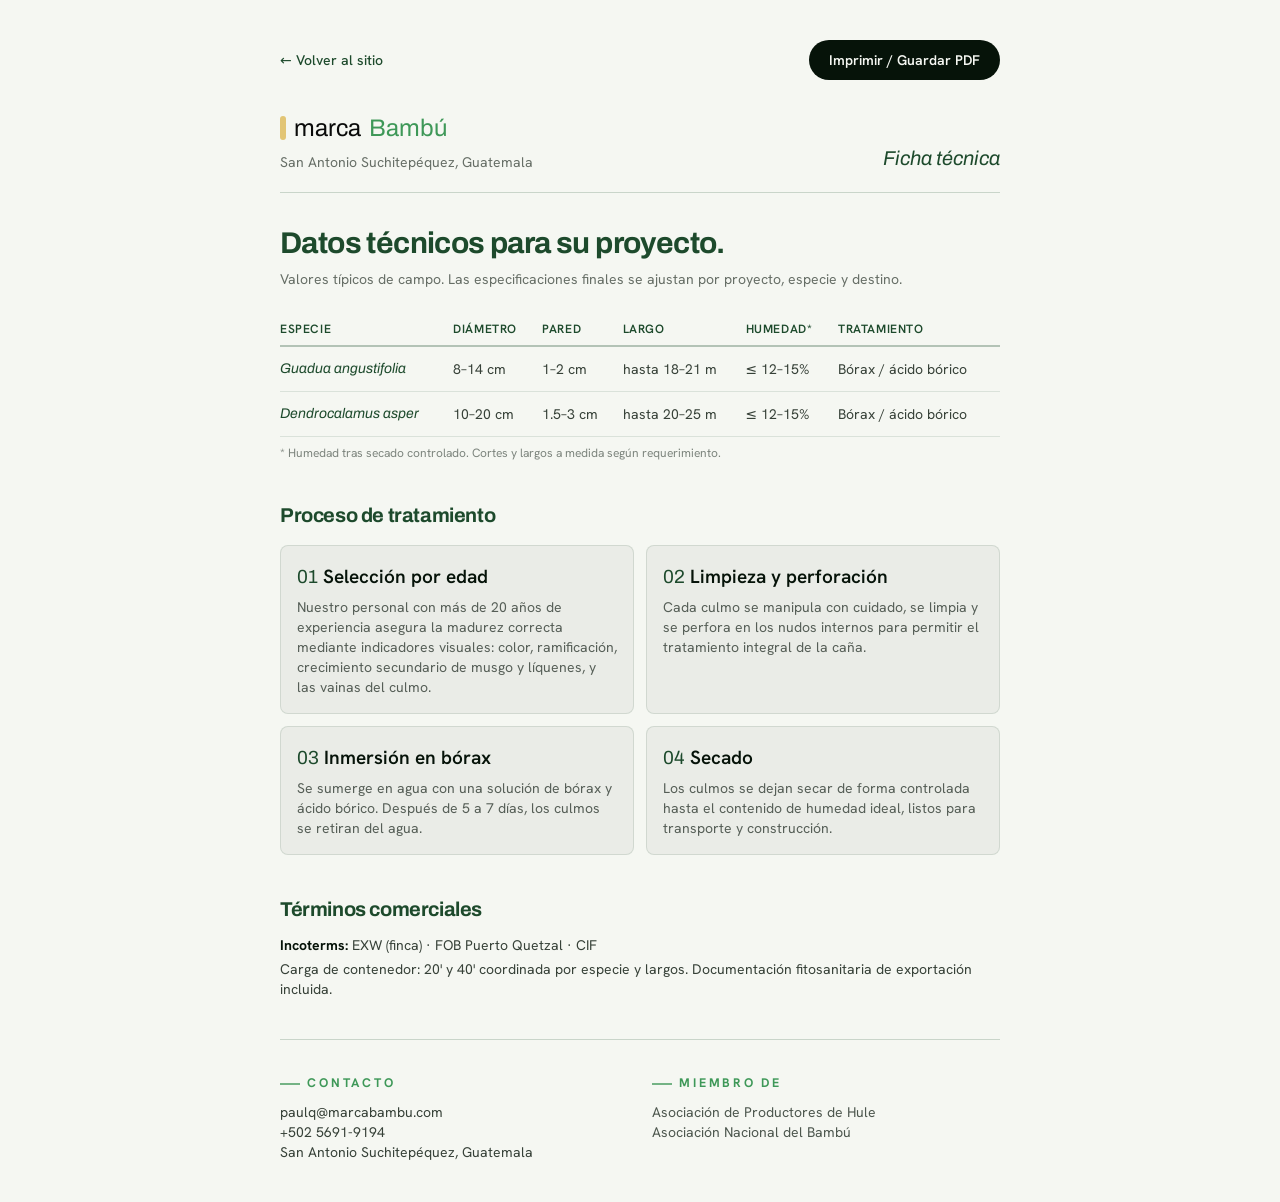
<file: ficha-tecnica/index.html>
<!DOCTYPE html><html lang="es"> <head><meta charset="utf-8"><meta name="viewport" content="width=device-width, initial-scale=1"><link rel="icon" type="image/svg+xml" href="/favicon.svg"><meta name="description" content="Ficha técnica de culmos de bambú marcaBambú — Guadua angustifolia y Dendrocalamus asper: especificaciones, proceso de tratamiento y términos de exportación."><link rel="canonical" href="https://marcabambu.com/ficha-tecnica/"><link rel="alternate" hreflang="es" href="https://marcabambu.com/ficha-tecnica/"><link rel="alternate" hreflang="en" href="https://marcabambu.com/en/ficha-tecnica/"><link rel="alternate" hreflang="x-default" href="https://marcabambu.com/ficha-tecnica/"><title>Ficha técnica: culmos de Guadua y Dendrocalamus | marcaBambú</title><link rel="icon" type="image/png" sizes="192x192" href="/icon-192.png"><link rel="apple-touch-icon" href="/apple-touch-icon.png"><link rel="manifest" href="/site.webmanifest"><meta name="theme-color" content="#142a1f"><meta property="og:type" content="article"><meta property="og:site_name" content="marcaBambú"><meta property="og:title" content="Ficha técnica: culmos de Guadua y Dendrocalamus | marcaBambú"><meta property="og:description" content="Especificaciones, proceso de tratamiento y términos de exportación de los culmos de bambú marcaBambú."><meta property="og:url" content="https://marcabambu.com/ficha-tecnica/"><meta property="og:locale" content="es_GT"><meta property="og:image" content="https://marcabambu.com/og.jpg"><meta property="og:image:width" content="1424"><meta property="og:image:height" content="800"><meta name="twitter:card" content="summary_large_image"><meta name="twitter:title" content="Ficha técnica: culmos de Guadua y Dendrocalamus | marcaBambú"><meta name="twitter:description" content="Especificaciones, proceso de tratamiento y términos de exportación de los culmos de bambú marcaBambú."><meta name="twitter:image" content="https://marcabambu.com/og.jpg"><link rel="stylesheet" href="/_astro/content.B8bBefOU.css"></head> <body> <main> <div class="mx-auto max-w-3xl px-6 py-10 print:py-0"> <div class="mb-8 flex flex-wrap items-center justify-between gap-4 print:hidden"> <a href="/" class="text-sm font-medium text-grove link-underline">← Volver al sitio</a> <button id="ds-print" class="rounded-full bg-ink px-5 py-2.5 text-sm font-semibold text-air">Imprimir / Guardar PDF</button> </div> <header class="flex items-end justify-between gap-4 border-b border-grove/20 pb-5"> <div> <div class="flex items-center gap-2 font-display text-2xl"><span class="inline-block h-6 w-1.5 rounded-full bg-culm"></span>marca<span class="text-leaf">Bambú</span></div> <p class="mt-2 text-sm text-ink/60">San Antonio Suchitepéquez, Guatemala</p> </div> <p class="font-display text-xl italic text-grove">Ficha técnica</p> </header> <h1 class="mt-8 font-display text-3xl text-grove">Datos técnicos para su proyecto.</h1> <p class="mt-2 text-sm text-ink/60">Valores típicos de campo. Las especificaciones finales se ajustan por proyecto, especie y destino.</p> <table class="mt-6 w-full border-collapse text-left text-sm [font-variant-numeric:tabular-nums]"> <thead> <tr class="border-b-2 border-grove/30 text-xs uppercase tracking-wider text-grove"> <th class="py-2 pr-4 font-semibold">Especie</th><th class="py-2 pr-4 font-semibold">Diámetro</th><th class="py-2 pr-4 font-semibold">Pared</th><th class="py-2 pr-4 font-semibold">Largo</th><th class="py-2 pr-4 font-semibold">Humedad*</th><th class="py-2 pr-4 font-semibold">Tratamiento</th> </tr> </thead> <tbody> <tr class="border-b border-grove/12"> <td class="py-3 pr-4 font-display italic text-grove">Guadua angustifolia</td><td class="py-3 pr-4 text-ink/80">8–14 cm</td><td class="py-3 pr-4 text-ink/80">1–2 cm</td><td class="py-3 pr-4 text-ink/80">hasta 18–21 m</td><td class="py-3 pr-4 text-ink/80">≤ 12–15%</td><td class="py-3 pr-4 text-ink/80">Bórax / ácido bórico</td> </tr><tr class="border-b border-grove/12"> <td class="py-3 pr-4 font-display italic text-grove">Dendrocalamus asper</td><td class="py-3 pr-4 text-ink/80">10–20 cm</td><td class="py-3 pr-4 text-ink/80">1.5–3 cm</td><td class="py-3 pr-4 text-ink/80">hasta 20–25 m</td><td class="py-3 pr-4 text-ink/80">≤ 12–15%</td><td class="py-3 pr-4 text-ink/80">Bórax / ácido bórico</td> </tr> </tbody> </table> <p class="mt-2 text-xs text-ink/50">* Humedad tras secado controlado. Cortes y largos a medida según requerimiento.</p> <h2 class="mt-10 font-display text-xl text-grove">Proceso de tratamiento</h2> <ol class="mt-4 grid gap-3 sm:grid-cols-2"> <li class="rounded-lg border border-grove/12 bg-air-2 p-4"> <span class="font-display text-grove">01</span> <span class="font-semibold text-ink">Selección por edad</span> <p class="mt-1 text-sm text-ink/65">Nuestro personal con más de 20 años de experiencia asegura la madurez correcta mediante indicadores visuales: color, ramificación, crecimiento secundario de musgo y líquenes, y las vainas del culmo.</p> </li><li class="rounded-lg border border-grove/12 bg-air-2 p-4"> <span class="font-display text-grove">02</span> <span class="font-semibold text-ink">Limpieza y perforación</span> <p class="mt-1 text-sm text-ink/65">Cada culmo se manipula con cuidado, se limpia y se perfora en los nudos internos para permitir el tratamiento integral de la caña.</p> </li><li class="rounded-lg border border-grove/12 bg-air-2 p-4"> <span class="font-display text-grove">03</span> <span class="font-semibold text-ink">Inmersión en bórax</span> <p class="mt-1 text-sm text-ink/65">Se sumerge en agua con una solución de bórax y ácido bórico. Después de 5 a 7 días, los culmos se retiran del agua.</p> </li><li class="rounded-lg border border-grove/12 bg-air-2 p-4"> <span class="font-display text-grove">04</span> <span class="font-semibold text-ink">Secado</span> <p class="mt-1 text-sm text-ink/65">Los culmos se dejan secar de forma controlada hasta el contenido de humedad ideal, listos para transporte y construcción.</p> </li> </ol> <h2 class="mt-10 font-display text-xl text-grove">Términos comerciales</h2> <p class="mt-3 text-sm text-ink/80"><strong class="text-ink">Incoterms:</strong> EXW (finca) · FOB Puerto Quetzal · CIF</p> <p class="mt-1 text-sm text-ink/80">Carga de contenedor: 20&#39; y 40&#39; coordinada por especie y largos. Documentación fitosanitaria de exportación incluida.</p> <div class="mt-10 grid gap-6 border-t border-grove/20 pt-6 sm:grid-cols-2"> <div> <h3 class="eyebrow">Contacto</h3> <p class="mt-2 text-sm text-ink/80">paulq@marcabambu.com<br>+502 5691-9194<br>San Antonio Suchitepéquez, Guatemala</p> </div> <div> <h3 class="eyebrow">Miembro de</h3> <ul class="mt-2 text-sm text-ink/70"><li>Asociación de Productores de Hule</li><li>Asociación Nacional del Bambú</li></ul> </div> </div> </div> <script>
  var b = document.getElementById("ds-print");
  if (b) b.addEventListener("click", function () { window.print(); });
</script> </main> </body></html>
</file>
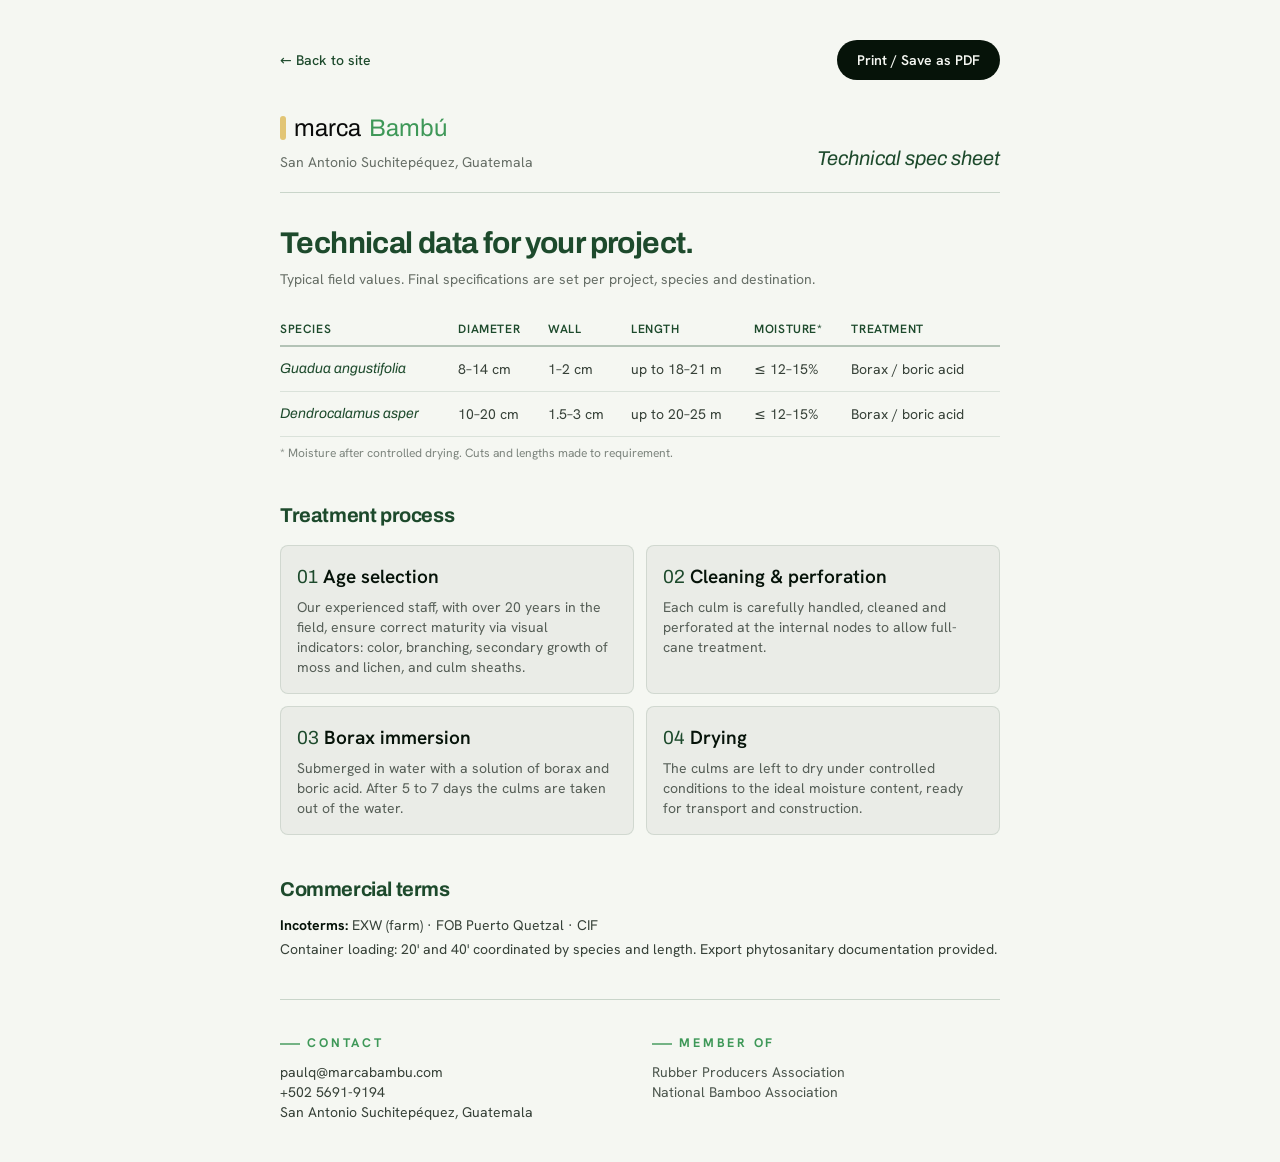
<file: en/ficha-tecnica/index.html>
<!DOCTYPE html><html lang="en"> <head><meta charset="utf-8"><meta name="viewport" content="width=device-width, initial-scale=1"><link rel="icon" type="image/svg+xml" href="/favicon.svg"><meta name="description" content="marcaBambú bamboo culm technical spec sheet — Guadua angustifolia and Dendrocalamus asper: specifications, treatment process, and export terms."><link rel="canonical" href="https://marcabambu.com/en/ficha-tecnica/"><link rel="alternate" hreflang="es" href="https://marcabambu.com/ficha-tecnica/"><link rel="alternate" hreflang="en" href="https://marcabambu.com/en/ficha-tecnica/"><link rel="alternate" hreflang="x-default" href="https://marcabambu.com/ficha-tecnica/"><title>Spec Sheet: Guadua &amp; Dendrocalamus Bamboo Culms | marcaBambú</title><link rel="icon" type="image/png" sizes="192x192" href="/icon-192.png"><link rel="apple-touch-icon" href="/apple-touch-icon.png"><link rel="manifest" href="/site.webmanifest"><meta name="theme-color" content="#142a1f"><meta property="og:type" content="article"><meta property="og:site_name" content="marcaBambú"><meta property="og:title" content="Spec Sheet: Guadua & Dendrocalamus Bamboo Culms | marcaBambú"><meta property="og:description" content="Specifications, treatment process and export terms for marcaBambú bamboo culms."><meta property="og:url" content="https://marcabambu.com/en/ficha-tecnica/"><meta property="og:locale" content="en_US"><meta property="og:image" content="https://marcabambu.com/og-en.jpg"><meta property="og:image:width" content="1424"><meta property="og:image:height" content="800"><meta name="twitter:card" content="summary_large_image"><meta name="twitter:title" content="Spec Sheet: Guadua & Dendrocalamus Bamboo Culms | marcaBambú"><meta name="twitter:description" content="Specifications, treatment process and export terms for marcaBambú bamboo culms."><meta name="twitter:image" content="https://marcabambu.com/og-en.jpg"><link rel="stylesheet" href="/_astro/content.B8bBefOU.css"></head> <body> <main> <div class="mx-auto max-w-3xl px-6 py-10 print:py-0"> <div class="mb-8 flex flex-wrap items-center justify-between gap-4 print:hidden"> <a href="/en/" class="text-sm font-medium text-grove link-underline">← Back to site</a> <button id="ds-print" class="rounded-full bg-ink px-5 py-2.5 text-sm font-semibold text-air">Print / Save as PDF</button> </div> <header class="flex items-end justify-between gap-4 border-b border-grove/20 pb-5"> <div> <div class="flex items-center gap-2 font-display text-2xl"><span class="inline-block h-6 w-1.5 rounded-full bg-culm"></span>marca<span class="text-leaf">Bambú</span></div> <p class="mt-2 text-sm text-ink/60">San Antonio Suchitepéquez, Guatemala</p> </div> <p class="font-display text-xl italic text-grove">Technical spec sheet</p> </header> <h1 class="mt-8 font-display text-3xl text-grove">Technical data for your project.</h1> <p class="mt-2 text-sm text-ink/60">Typical field values. Final specifications are set per project, species and destination.</p> <table class="mt-6 w-full border-collapse text-left text-sm [font-variant-numeric:tabular-nums]"> <thead> <tr class="border-b-2 border-grove/30 text-xs uppercase tracking-wider text-grove"> <th class="py-2 pr-4 font-semibold">Species</th><th class="py-2 pr-4 font-semibold">Diameter</th><th class="py-2 pr-4 font-semibold">Wall</th><th class="py-2 pr-4 font-semibold">Length</th><th class="py-2 pr-4 font-semibold">Moisture*</th><th class="py-2 pr-4 font-semibold">Treatment</th> </tr> </thead> <tbody> <tr class="border-b border-grove/12"> <td class="py-3 pr-4 font-display italic text-grove">Guadua angustifolia</td><td class="py-3 pr-4 text-ink/80">8–14 cm</td><td class="py-3 pr-4 text-ink/80">1–2 cm</td><td class="py-3 pr-4 text-ink/80">up to 18–21 m</td><td class="py-3 pr-4 text-ink/80">≤ 12–15%</td><td class="py-3 pr-4 text-ink/80">Borax / boric acid</td> </tr><tr class="border-b border-grove/12"> <td class="py-3 pr-4 font-display italic text-grove">Dendrocalamus asper</td><td class="py-3 pr-4 text-ink/80">10–20 cm</td><td class="py-3 pr-4 text-ink/80">1.5–3 cm</td><td class="py-3 pr-4 text-ink/80">up to 20–25 m</td><td class="py-3 pr-4 text-ink/80">≤ 12–15%</td><td class="py-3 pr-4 text-ink/80">Borax / boric acid</td> </tr> </tbody> </table> <p class="mt-2 text-xs text-ink/50">* Moisture after controlled drying. Cuts and lengths made to requirement.</p> <h2 class="mt-10 font-display text-xl text-grove">Treatment process</h2> <ol class="mt-4 grid gap-3 sm:grid-cols-2"> <li class="rounded-lg border border-grove/12 bg-air-2 p-4"> <span class="font-display text-grove">01</span> <span class="font-semibold text-ink">Age selection</span> <p class="mt-1 text-sm text-ink/65">Our experienced staff, with over 20 years in the field, ensure correct maturity via visual indicators: color, branching, secondary growth of moss and lichen, and culm sheaths.</p> </li><li class="rounded-lg border border-grove/12 bg-air-2 p-4"> <span class="font-display text-grove">02</span> <span class="font-semibold text-ink">Cleaning &amp; perforation</span> <p class="mt-1 text-sm text-ink/65">Each culm is carefully handled, cleaned and perforated at the internal nodes to allow full-cane treatment.</p> </li><li class="rounded-lg border border-grove/12 bg-air-2 p-4"> <span class="font-display text-grove">03</span> <span class="font-semibold text-ink">Borax immersion</span> <p class="mt-1 text-sm text-ink/65">Submerged in water with a solution of borax and boric acid. After 5 to 7 days the culms are taken out of the water.</p> </li><li class="rounded-lg border border-grove/12 bg-air-2 p-4"> <span class="font-display text-grove">04</span> <span class="font-semibold text-ink">Drying</span> <p class="mt-1 text-sm text-ink/65">The culms are left to dry under controlled conditions to the ideal moisture content, ready for transport and construction.</p> </li> </ol> <h2 class="mt-10 font-display text-xl text-grove">Commercial terms</h2> <p class="mt-3 text-sm text-ink/80"><strong class="text-ink">Incoterms:</strong> EXW (farm) · FOB Puerto Quetzal · CIF</p> <p class="mt-1 text-sm text-ink/80">Container loading: 20&#39; and 40&#39; coordinated by species and length. Export phytosanitary documentation provided.</p> <div class="mt-10 grid gap-6 border-t border-grove/20 pt-6 sm:grid-cols-2"> <div> <h3 class="eyebrow">Contact</h3> <p class="mt-2 text-sm text-ink/80">paulq@marcabambu.com<br>+502 5691-9194<br>San Antonio Suchitepéquez, Guatemala</p> </div> <div> <h3 class="eyebrow">Member of</h3> <ul class="mt-2 text-sm text-ink/70"><li>Rubber Producers Association</li><li>National Bamboo Association</li></ul> </div> </div> </div> <script>
  var b = document.getElementById("ds-print");
  if (b) b.addEventListener("click", function () { window.print(); });
</script> </main> </body></html>
</file>
<file: _astro/content.B8bBefOU.css>
@layer properties{@supports (((-webkit-hyphens:none)) and (not (margin-trim:inline))) or ((-moz-orient:inline) and (not (color:rgb(from red r g b)))){*,:before,:after,::backdrop{--tw-translate-x:0;--tw-translate-y:0;--tw-translate-z:0;--tw-rotate-x:initial;--tw-rotate-y:initial;--tw-rotate-z:initial;--tw-skew-x:initial;--tw-skew-y:initial;--tw-space-y-reverse:0;--tw-border-style:solid;--tw-leading:initial;--tw-font-weight:initial;--tw-tracking:initial;--tw-ordinal:initial;--tw-slashed-zero:initial;--tw-numeric-figure:initial;--tw-numeric-spacing:initial;--tw-numeric-fraction:initial;--tw-shadow:0 0 #0000;--tw-shadow-color:initial;--tw-shadow-alpha:100%;--tw-inset-shadow:0 0 #0000;--tw-inset-shadow-color:initial;--tw-inset-shadow-alpha:100%;--tw-ring-color:initial;--tw-ring-shadow:0 0 #0000;--tw-inset-ring-color:initial;--tw-inset-ring-shadow:0 0 #0000;--tw-ring-inset:initial;--tw-ring-offset-width:0px;--tw-ring-offset-color:#fff;--tw-ring-offset-shadow:0 0 #0000;--tw-outline-style:solid;--tw-blur:initial;--tw-brightness:initial;--tw-contrast:initial;--tw-grayscale:initial;--tw-hue-rotate:initial;--tw-invert:initial;--tw-opacity:initial;--tw-saturate:initial;--tw-sepia:initial;--tw-drop-shadow:initial;--tw-drop-shadow-color:initial;--tw-drop-shadow-alpha:100%;--tw-drop-shadow-size:initial;--tw-backdrop-blur:initial;--tw-backdrop-brightness:initial;--tw-backdrop-contrast:initial;--tw-backdrop-grayscale:initial;--tw-backdrop-hue-rotate:initial;--tw-backdrop-invert:initial;--tw-backdrop-opacity:initial;--tw-backdrop-saturate:initial;--tw-backdrop-sepia:initial;--tw-duration:initial;--tw-ease:initial;--tw-scale-x:1;--tw-scale-y:1;--tw-scale-z:1}}}@layer theme{:root,:host{--font-sans:"Hanken Grotesk Variable", ui-sans-serif, system-ui, -apple-system, "Segoe UI", sans-serif;--font-mono:ui-monospace, SFMono-Regular, Menlo, Monaco, Consolas, "Liberation Mono", "Courier New", monospace;--color-black:#0a0b0a;--color-white:#fff;--spacing:.25rem;--container-xs:20rem;--container-md:28rem;--container-xl:36rem;--container-2xl:42rem;--container-3xl:48rem;--text-xs:.75rem;--text-xs--line-height:calc(1 / .75);--text-sm:.875rem;--text-sm--line-height:calc(1.25 / .875);--text-base:1rem;--text-base--line-height: 1.5 ;--text-lg:1.125rem;--text-lg--line-height:calc(1.75 / 1.125);--text-xl:1.25rem;--text-xl--line-height:calc(1.75 / 1.25);--text-2xl:1.5rem;--text-2xl--line-height:calc(2 / 1.5);--text-3xl:1.875rem;--text-3xl--line-height: 1.2 ;--text-4xl:2.25rem;--text-4xl--line-height:calc(2.5 / 2.25);--font-weight-medium:500;--font-weight-semibold:600;--font-weight-bold:700;--font-weight-extrabold:800;--tracking-tight:-.025em;--tracking-wide:.025em;--tracking-wider:.05em;--radius-xs:.125rem;--radius-sm:.25rem;--radius-md:.375rem;--radius-lg:.5rem;--radius-xl:.75rem;--radius-2xl:1rem;--shadow-sm:0 1px 3px 0 #0000001a, 0 1px 2px -1px #0000001a;--shadow-md:0 4px 6px -1px #0000001a, 0 2px 4px -2px #0000001a;--shadow-lg:0 10px 15px -3px #0000001a, 0 4px 6px -4px #0000001a;--shadow-xl:0 20px 25px -5px #0000001a, 0 8px 10px -6px #0000001a;--ease-out:cubic-bezier(0, 0, .2, 1);--ease-in-out:cubic-bezier(.4, 0, .2, 1);--blur-3xl:64px;--default-transition-duration:.15s;--default-transition-timing-function:cubic-bezier(.4, 0, .2, 1);--default-font-family:var(--font-sans);--default-mono-font-family:var(--font-mono);--color-lime:#d3ff46;--color-lime-2:#c6f53a;--color-lime-soft:#e4ff8f;--color-lime-pale:#f1ffcf;--color-lime-deep:#a9e016;--color-air:#f5f7f2;--color-air-2:#eaece7;--color-air-3:#dfe2db;--color-dot:#ff3b30;--color-ink:oklch(17% .028 152);--color-ink-2:oklch(23% .034 152);--color-ink-3:oklch(29% .036 151);--color-grove:oklch(37% .072 152);--color-grove-2:oklch(30% .062 153);--color-canopy:oklch(47% .105 150);--color-leaf:oklch(61% .13 150);--color-leaf-2:oklch(70% .14 148);--color-navy:#10283f;--color-navy-2:#1b3b58;--color-culm:oklch(83% .105 90);--color-culm-deep:oklch(71% .12 82);--color-gold-hi:oklch(89% .085 92);--color-amber:oklch(75% .13 75);--color-bark:oklch(46% .05 70);--font-display:"Archivo Variable", ui-sans-serif, system-ui, -apple-system, "Segoe UI", sans-serif;--text-mega:clamp(3rem, .8rem + 11vw, 9rem);--text-display:clamp(2.9rem, 1.2rem + 8.4vw, 8rem);--text-h1:clamp(2.35rem, 1.3rem + 5vw, 5.25rem);--text-h2:clamp(1.8rem, 1.1rem + 3.2vw, 3.4rem);--text-h3:clamp(1.3rem, 1.02rem + 1.3vw, 2rem);--text-lead:clamp(1.15rem, 1rem + .78vw, 1.55rem);--text-body:clamp(1.0625rem, 1rem + .28vw, 1.1875rem);--text-caption:clamp(.875rem, .84rem + .15vw, .95rem);--ease-out-expo:cubic-bezier(.16, 1, .3, 1);--ease-in-out-quint:cubic-bezier(.83, 0, .17, 1)}}@layer base{*,:after,:before,::backdrop{box-sizing:border-box;border:0 solid;margin:0;padding:0}::file-selector-button{box-sizing:border-box;border:0 solid;margin:0;padding:0}html,:host{-webkit-text-size-adjust:100%;tab-size:4;line-height:1.5;font-family:var(--default-font-family,ui-sans-serif, system-ui, sans-serif, "Apple Color Emoji", "Segoe UI Emoji", "Segoe UI Symbol", "Noto Color Emoji");font-feature-settings:var(--default-font-feature-settings,normal);font-variation-settings:var(--default-font-variation-settings,normal);-webkit-tap-highlight-color:transparent}hr{height:0;color:inherit;border-top-width:1px}abbr:where([title]){-webkit-text-decoration:underline dotted;text-decoration:underline dotted}h1,h2,h3,h4,h5,h6{font-size:inherit;font-weight:inherit}a{color:inherit;-webkit-text-decoration:inherit;text-decoration:inherit}b,strong{font-weight:bolder}code,kbd,samp,pre{font-family:var(--default-mono-font-family,ui-monospace, SFMono-Regular, Menlo, Monaco, Consolas, "Liberation Mono", "Courier New", monospace);font-feature-settings:var(--default-mono-font-feature-settings,normal);font-variation-settings:var(--default-mono-font-variation-settings,normal);font-size:1em}small{font-size:80%}sub,sup{vertical-align:baseline;font-size:75%;line-height:0;position:relative}sub{bottom:-.25em}sup{top:-.5em}table{text-indent:0;border-color:inherit;border-collapse:collapse}:-moz-focusring{outline:auto}progress{vertical-align:baseline}summary{display:list-item}ol,ul,menu{list-style:none}img,svg,video,canvas,audio,iframe,embed,object{vertical-align:middle;display:block}img,video{max-width:100%;height:auto}button,input,select,optgroup,textarea{font:inherit;font-feature-settings:inherit;font-variation-settings:inherit;letter-spacing:inherit;color:inherit;opacity:1;background-color:#0000;border-radius:0}::file-selector-button{font:inherit;font-feature-settings:inherit;font-variation-settings:inherit;letter-spacing:inherit;color:inherit;opacity:1;background-color:#0000;border-radius:0}:where(select:is([multiple],[size])) optgroup{font-weight:bolder}:where(select:is([multiple],[size])) optgroup option{padding-inline-start:20px}::file-selector-button{margin-inline-end:4px}::placeholder{opacity:1}@supports (not ((-webkit-appearance:-apple-pay-button))) or (contain-intrinsic-size:1px){::placeholder{color:currentColor}@supports (color:color-mix(in lab,red,red)){::placeholder{color:color-mix(in oklab,currentcolor 50%,transparent)}}}textarea{resize:vertical}::-webkit-search-decoration{-webkit-appearance:none}::-webkit-date-and-time-value{min-height:1lh;text-align:inherit}::-webkit-datetime-edit{display:inline-flex}::-webkit-datetime-edit-fields-wrapper{padding:0}::-webkit-datetime-edit{padding-block:0}::-webkit-datetime-edit-year-field{padding-block:0}::-webkit-datetime-edit-month-field{padding-block:0}::-webkit-datetime-edit-day-field{padding-block:0}::-webkit-datetime-edit-hour-field{padding-block:0}::-webkit-datetime-edit-minute-field{padding-block:0}::-webkit-datetime-edit-second-field{padding-block:0}::-webkit-datetime-edit-millisecond-field{padding-block:0}::-webkit-datetime-edit-meridiem-field{padding-block:0}::-webkit-calendar-picker-indicator{line-height:1}:-moz-ui-invalid{box-shadow:none}button,input:where([type=button],[type=reset],[type=submit]){appearance:button}::file-selector-button{appearance:button}::-webkit-inner-spin-button{height:auto}::-webkit-outer-spin-button{height:auto}[hidden]:where(:not([hidden=until-found])){display:none!important}:root{color-scheme:light;--on-dark:oklch(96% .02 150/.92);--on-dark-soft:oklch(95% .02 150/.78)}html{-webkit-font-smoothing:antialiased;text-rendering:optimizelegibility;scroll-behavior:smooth;scroll-padding-top:clamp(4.5rem,8vh,6rem)}body{background:var(--color-air);color:var(--color-black);font-family:var(--font-sans);font-weight:400;font-size:var(--text-body);line-height:1.62;overflow-x:hidden}h1,h2,h3,h4{font-family:var(--font-display);letter-spacing:-.02em;text-wrap:balance;font-weight:700;line-height:.98}::selection{background:var(--color-lime);color:var(--color-black)}a{color:inherit;text-decoration:none}img{max-width:100%;display:block}:focus-visible{outline:3px solid var(--color-lime-deep);outline-offset:2px;border-radius:4px}a:focus-visible,button:focus-visible,summary:focus-visible,select:focus-visible,input:focus-visible,textarea:focus-visible,[tabindex]:focus-visible{outline:3px solid var(--color-lime-deep);outline-offset:2px}.bg-dark :focus-visible,.bg-lime :focus-visible,.bg-navy :focus-visible{outline-color:var(--color-black)}}@layer components{.t-mega{font-family:var(--font-display);font-size:var(--text-mega);letter-spacing:-.04em;text-wrap:balance;overflow-wrap:normal;word-break:normal;-webkit-hyphens:none;hyphens:none;max-width:100%;font-weight:800;line-height:.86}.t-display{font-family:var(--font-display);font-size:var(--text-display);letter-spacing:-.035em;text-wrap:balance;overflow-wrap:normal;word-break:normal;-webkit-hyphens:none;hyphens:none;max-width:100%;font-weight:800;line-height:.9}.t-h1{font-family:var(--font-display);font-size:var(--text-h1);letter-spacing:-.025em;text-wrap:balance;font-weight:700;line-height:.96}.t-h2{font-family:var(--font-display);font-size:var(--text-h2);letter-spacing:-.02em;text-wrap:balance;font-weight:700;line-height:1}.t-h3{font-family:var(--font-display);font-size:var(--text-h3);letter-spacing:-.01em;font-weight:600;line-height:1.08}.t-lead{font-family:var(--font-sans);font-size:var(--text-lead);letter-spacing:-.005em;font-weight:400;line-height:1.42}.t-body{font-family:var(--font-sans);font-size:var(--text-body);font-weight:400;line-height:1.62}.t-caption{font-family:var(--font-sans);font-size:var(--text-caption);font-weight:500;line-height:1.45}.caps{text-transform:uppercase;letter-spacing:-.01em}.t-mega.caps,.t-display.caps,.t-h1.caps{letter-spacing:-.02em}.eyebrow{font-family:var(--font-sans);letter-spacing:.22em;text-transform:uppercase;color:var(--color-leaf);align-items:center;gap:.6em;font-size:.78rem;font-weight:700;line-height:1.45;display:inline-flex}.eyebrow:before{content:"";opacity:.7;background:currentColor;width:1.6em;height:2px}.eyebrow>.dot{letter-spacing:normal;margin-inline-start:-.16em}.dot{color:var(--color-dot)}.brand-dot:after{content:".";color:var(--color-dot)}.wrap{width:100%;max-width:80rem;margin-inline:auto;padding-inline:clamp(1.25rem,5vw,4rem)}.wrap-wide{width:100%;max-width:90rem;margin-inline:auto;padding-inline:clamp(1.25rem,5vw,4rem)}.wrap-tight{width:100%;max-width:64rem;margin-inline:auto;padding-inline:clamp(1.25rem,5vw,4rem)}main{overflow-x:clip}.grid>*{min-width:0}.section{padding-block:clamp(4.5rem,9vw,9rem);position:relative}.bg-lime{background:radial-gradient(120% 90% at 12% 8%,#ecffb1,transparent 55%),radial-gradient(120% 120% at 92% 100%,var(--color-lime-2),transparent 60%),var(--color-lime)}@supports (color:color-mix(in lab,red,red)){.bg-lime{background:radial-gradient(120% 90% at 12% 8%,color-mix(in oklab,var(--color-lime-soft),white 30%),transparent 55%),radial-gradient(120% 120% at 92% 100%,var(--color-lime-2),transparent 60%),var(--color-lime)}}.bg-lime{color:var(--color-black)}.bg-air{background:radial-gradient(130% 100% at 0% 0%,#f7ffe2,transparent 50%),var(--color-air)}@supports (color:color-mix(in lab,red,red)){.bg-air{background:radial-gradient(130% 100% at 0% 0%,color-mix(in oklab,var(--color-lime-pale),white 40%),transparent 50%),var(--color-air)}}.bg-air{color:var(--color-black)}.bg-air-2{background:var(--color-air-2);color:var(--color-black)}.bg-dark{background:radial-gradient(120% 90% at 80% 0%,var(--color-ink-2),transparent 55%),radial-gradient(100% 120% at 10% 100%,var(--color-grove-2),transparent 60%),var(--color-ink);color:var(--color-air)}.bg-grove{background:radial-gradient(130% 100% at 85% 10%,var(--color-canopy),transparent 55%),linear-gradient(165deg,var(--color-grove),var(--color-grove-2));color:var(--color-air)}.bg-navy{background:radial-gradient(120% 100% at 90% 0%,var(--color-navy-2),transparent 55%),var(--color-navy);color:var(--color-air)}.bg-dark h1,.bg-dark h2,.bg-dark h3,.bg-grove h1,.bg-grove h2,.bg-grove h3,.bg-navy h1,.bg-navy h2,.bg-navy h3{color:var(--color-white)}.grain{position:relative}.grain:after{content:"";z-index:1;pointer-events:none;opacity:.12;mix-blend-mode:soft-light;background-image:url("data:image/svg+xml,%3Csvg xmlns='http://www.w3.org/2000/svg' width='140' height='140'%3E%3Cfilter id='n'%3E%3CfeTurbulence type='fractalNoise' baseFrequency='0.82' numOctaves='3' stitchTiles='stitch'/%3E%3C/filter%3E%3Crect width='100%25' height='100%25' filter='url(%23n)'/%3E%3C/svg%3E");position:absolute;inset:0}.bleed-top{position:relative}.bleed-top:before{content:"";background:inherit;clip-path:polygon(0 0,100% 0,100% 100%,0 35%);pointer-events:none;height:clamp(40px,6vw,90px);position:absolute;top:-1px;left:0;right:0;transform:translateY(-99%)}.btn-lime{letter-spacing:.01em;color:var(--color-black);background:var(--color-lime);transition:transform .4s var(--ease-out-expo),box-shadow .4s var(--ease-out-expo);border-radius:999px;align-items:center;gap:.6em;padding:.95em 1.7em;font-weight:700;display:inline-flex;position:relative;overflow:hidden;box-shadow:0 14px 30px -12px #a6d03599,inset 0 1px #fff9}.btn-lime:hover{transform:translateY(-2px);box-shadow:0 18px 38px -12px #a6d035b3,inset 0 1px #ffffffb3}.btn-lime:after{content:"";pointer-events:none;transition:transform .8s var(--ease-out-expo);background:linear-gradient(120deg,#0000 34%,#ffffff8c,#0000 66%);position:absolute;inset:0;transform:translate(-130%)}.btn-lime:hover:after{transform:translate(130%)}.btn-dark{color:var(--color-white);background:var(--color-black);transition:transform .4s var(--ease-out-expo),background .3s;border-radius:999px;align-items:center;gap:.6em;padding:.95em 1.7em;font-weight:700;display:inline-flex;box-shadow:0 14px 30px -14px #01050299}.btn-dark:hover{background:var(--color-ink);transform:translateY(-2px)}.btn-ghost{transition:gap .4s var(--ease-out-expo),background .3s,color .3s;border:1.5px solid;border-radius:999px;align-items:center;gap:.5em;padding:.9em 1.5em;font-weight:600;display:inline-flex}.btn-ghost:hover{gap:.85em}.btn-gloss{color:var(--color-black);background-image:linear-gradient(135deg,var(--color-gold-hi),var(--color-culm-deep));border-radius:999px;align-items:center;gap:.6em;padding:.95em 1.7em;font-weight:700;display:inline-flex;position:relative;overflow:hidden;box-shadow:0 14px 30px -12px #a1790c8c,inset 0 1px #fff9}.btn-gloss:after{content:"";pointer-events:none;transition:transform .75s var(--ease-out-expo);background:linear-gradient(120deg,#0000 32%,#ffffff80,#0000 68%);position:absolute;inset:0;transform:translate(-130%)}.btn-gloss:hover:after{transform:translate(130%)}.chip{background:#0000000d;border:1px solid oklch(0% 0 0/.08);border-radius:999px;align-items:center;gap:.45em;padding:.45em .95em;font-size:.85rem;font-weight:600;display:inline-flex}.chip-lime{background:var(--color-lime);color:var(--color-black);border-color:#0000}.bg-dark .chip,.bg-grove .chip,.bg-navy .chip{background:#ffffff14;border-color:#ffffff29}.bg-dark .chip-lime,.bg-grove .chip-lime,.bg-navy .chip-lime{background:var(--color-lime);border-color:#0000}.num{font-family:var(--font-display);font-variant-numeric:tabular-nums;letter-spacing:-.03em;font-weight:800;line-height:1}.culm{background:linear-gradient(180deg,var(--color-grove) 0%,var(--color-leaf) 45%,var(--color-culm) 100%);border-radius:999px;position:relative;box-shadow:inset -6px 0 14px #00000047,inset 6px 0 10px #ffffff0f}.culm:before,.culm:after{content:"";background:linear-gradient(#ffffff2e,#00000059);border-radius:999px;height:6px;position:absolute;left:-2%;right:-2%}.culm:before{top:26%}.culm:after{top:62%}.link-underline{transition:background-size .5s var(--ease-out-expo);background-image:linear-gradient(currentColor,currentColor);background-position:0 100%;background-repeat:no-repeat;background-size:0% 1.5px}.link-underline:hover{background-size:100% 1.5px}}@layer utilities{.pointer-events-none{pointer-events:none}.collapse{visibility:collapse}.invisible{visibility:hidden}.visible{visibility:visible}.sr-only{clip-path:inset(50%);white-space:nowrap;border-width:0;width:1px;height:1px;margin:-1px;padding:0;position:absolute;overflow:hidden}.absolute{position:absolute}.fixed{position:fixed}.relative{position:relative}.static{position:static}.sticky{position:sticky}.inset-0{inset:0}.inset-x-0{inset-inline:0}.inset-y-0{inset-block:0}.-top-8{top:calc(var(--spacing) * -8)}.-top-10{top:calc(var(--spacing) * -10)}.-top-16{top:calc(var(--spacing) * -16)}.-top-24{top:calc(var(--spacing) * -24)}.top-0{top:0}.top-1{top:var(--spacing)}.top-5{top:calc(var(--spacing) * 5)}.top-6{top:calc(var(--spacing) * 6)}.top-10{top:calc(var(--spacing) * 10)}.top-\[12\%\]{top:12%}.top-full{top:100%}.-right-6{right:calc(var(--spacing) * -6)}.-right-10{right:calc(var(--spacing) * -10)}.-right-16{right:calc(var(--spacing) * -16)}.-right-24{right:calc(var(--spacing) * -24)}.right-0{right:0}.right-4{right:calc(var(--spacing) * 4)}.right-5{right:calc(var(--spacing) * 5)}.right-\[8\%\]{right:8%}.right-\[18\%\]{right:18%}.right-\[34\%\]{right:34%}.-bottom-6{bottom:calc(var(--spacing) * -6)}.-bottom-7{bottom:calc(var(--spacing) * -7)}.-bottom-8{bottom:calc(var(--spacing) * -8)}.bottom-0{bottom:0}.bottom-4{bottom:calc(var(--spacing) * 4)}.bottom-5{bottom:calc(var(--spacing) * 5)}.bottom-6{bottom:calc(var(--spacing) * 6)}.bottom-16{bottom:calc(var(--spacing) * 16)}.bottom-\[5\.5rem\]{bottom:5.5rem}.bottom-\[12\%\]{bottom:12%}.-left-3{left:calc(var(--spacing) * -3)}.-left-4{left:calc(var(--spacing) * -4)}.-left-5{left:calc(var(--spacing) * -5)}.-left-6{left:calc(var(--spacing) * -6)}.-left-12{left:calc(var(--spacing) * -12)}.left-4{left:calc(var(--spacing) * 4)}.left-5{left:calc(var(--spacing) * 5)}.isolate{isolation:isolate}.-z-10{z-index:-10}.z-0{z-index:0}.z-10{z-index:10}.z-20{z-index:20}.z-40{z-index:40}.z-50{z-index:50}.z-\[1\]{z-index:1}.z-\[2\]{z-index:2}.container{width:100%}@media(min-width:40rem){.container{max-width:40rem}}@media(min-width:48rem){.container{max-width:48rem}}@media(min-width:64rem){.container{max-width:64rem}}@media(min-width:80rem){.container{max-width:80rem}}@media(min-width:96rem){.container{max-width:96rem}}.mx-auto{margin-inline:auto}.mt-1{margin-top:var(--spacing)}.mt-2{margin-top:calc(var(--spacing) * 2)}.mt-3{margin-top:calc(var(--spacing) * 3)}.mt-4{margin-top:calc(var(--spacing) * 4)}.mt-5{margin-top:calc(var(--spacing) * 5)}.mt-6{margin-top:calc(var(--spacing) * 6)}.mt-7{margin-top:calc(var(--spacing) * 7)}.mt-8{margin-top:calc(var(--spacing) * 8)}.mt-9{margin-top:calc(var(--spacing) * 9)}.mt-10{margin-top:calc(var(--spacing) * 10)}.mt-12{margin-top:calc(var(--spacing) * 12)}.mt-14{margin-top:calc(var(--spacing) * 14)}.mt-16{margin-top:calc(var(--spacing) * 16)}.mr-1\.5{margin-right:calc(var(--spacing) * 1.5)}.mr-2{margin-right:calc(var(--spacing) * 2)}.mb-3{margin-bottom:calc(var(--spacing) * 3)}.mb-5{margin-bottom:calc(var(--spacing) * 5)}.mb-8{margin-bottom:calc(var(--spacing) * 8)}.mb-12{margin-bottom:calc(var(--spacing) * 12)}.block{display:block}.flex{display:flex}.grid{display:grid}.hidden{display:none}.inline{display:inline}.inline-block{display:inline-block}.inline-flex{display:inline-flex}.table{display:table}.aspect-\[4\/5\]{aspect-ratio:4/5}.h-1\.5{height:calc(var(--spacing) * 1.5)}.h-2{height:calc(var(--spacing) * 2)}.h-2\.5{height:calc(var(--spacing) * 2.5)}.h-3{height:calc(var(--spacing) * 3)}.h-4{height:calc(var(--spacing) * 4)}.h-6{height:calc(var(--spacing) * 6)}.h-10{height:calc(var(--spacing) * 10)}.h-11{height:calc(var(--spacing) * 11)}.h-14{height:calc(var(--spacing) * 14)}.h-16{height:calc(var(--spacing) * 16)}.h-20{height:calc(var(--spacing) * 20)}.h-24{height:calc(var(--spacing) * 24)}.h-56{height:calc(var(--spacing) * 56)}.h-60{height:calc(var(--spacing) * 60)}.h-72{height:calc(var(--spacing) * 72)}.h-\[5\.5rem\]{height:5.5rem}.h-\[28rem\]{height:28rem}.h-\[120\%\]{height:120%}.h-\[130\%\]{height:130%}.h-\[150\%\]{height:150%}.h-auto{height:auto}.h-full{height:100%}.h-px{height:1px}.min-h-\[1\.25rem\]{min-height:1.25rem}.w-1\.5{width:calc(var(--spacing) * 1.5)}.w-2{width:calc(var(--spacing) * 2)}.w-2\.5{width:calc(var(--spacing) * 2.5)}.w-2\/5{width:40%}.w-3{width:calc(var(--spacing) * 3)}.w-3\.5{width:calc(var(--spacing) * 3.5)}.w-4{width:calc(var(--spacing) * 4)}.w-10{width:calc(var(--spacing) * 10)}.w-11{width:calc(var(--spacing) * 11)}.w-16{width:calc(var(--spacing) * 16)}.w-56{width:calc(var(--spacing) * 56)}.w-60{width:calc(var(--spacing) * 60)}.w-72{width:calc(var(--spacing) * 72)}.w-\[28rem\]{width:28rem}.w-\[34\%\]{width:34%}.w-\[46\%\]{width:46%}.w-auto{width:auto}.w-full{width:100%}.max-w-2xl{max-width:var(--container-2xl)}.max-w-3xl{max-width:var(--container-3xl)}.max-w-\[7rem\]{max-width:7rem}.max-w-md{max-width:var(--container-md)}.max-w-prose{max-width:65ch}.max-w-xl{max-width:var(--container-xl)}.max-w-xs{max-width:var(--container-xs)}.min-w-0{min-width:0}.flex-1{flex:1}.shrink{flex-shrink:1}.shrink-0{flex-shrink:0}.grow{flex-grow:1}.border-collapse{border-collapse:collapse}.origin-top{transform-origin:top}.translate-y-1\/2{--tw-translate-y: 50% ;translate:var(--tw-translate-x) var(--tw-translate-y)}.transform{transform:var(--tw-rotate-x,) var(--tw-rotate-y,) var(--tw-rotate-z,) var(--tw-skew-x,) var(--tw-skew-y,)}.resize{resize:both}.scroll-mt-24{scroll-margin-top:calc(var(--spacing) * 24)}.auto-rows-\[11rem\]{grid-auto-rows:11rem}.grid-cols-1{grid-template-columns:repeat(1,minmax(0,1fr))}.grid-cols-2{grid-template-columns:repeat(2,minmax(0,1fr))}.grid-cols-3{grid-template-columns:repeat(3,minmax(0,1fr))}.flex-col{flex-direction:column}.flex-wrap{flex-wrap:wrap}.place-items-center{place-items:center}.items-baseline{align-items:baseline}.items-center{align-items:center}.items-end{align-items:flex-end}.items-start{align-items:flex-start}.items-stretch{align-items:stretch}.justify-between{justify-content:space-between}.justify-center{justify-content:center}.gap-1\.5{gap:calc(var(--spacing) * 1.5)}.gap-2{gap:calc(var(--spacing) * 2)}.gap-2\.5{gap:calc(var(--spacing) * 2.5)}.gap-3{gap:calc(var(--spacing) * 3)}.gap-3\.5{gap:calc(var(--spacing) * 3.5)}.gap-4{gap:calc(var(--spacing) * 4)}.gap-5{gap:calc(var(--spacing) * 5)}.gap-6{gap:calc(var(--spacing) * 6)}.gap-7{gap:calc(var(--spacing) * 7)}.gap-10{gap:calc(var(--spacing) * 10)}.gap-12{gap:calc(var(--spacing) * 12)}.gap-14{gap:calc(var(--spacing) * 14)}:where(.space-y-2\.5>:not(:last-child)){--tw-space-y-reverse:0;margin-block-start:calc(calc(var(--spacing) * 2.5) * var(--tw-space-y-reverse));margin-block-end:calc(calc(var(--spacing) * 2.5) * calc(1 - var(--tw-space-y-reverse)))}:where(.space-y-3>:not(:last-child)){--tw-space-y-reverse:0;margin-block-start:calc(calc(var(--spacing) * 3) * var(--tw-space-y-reverse));margin-block-end:calc(calc(var(--spacing) * 3) * calc(1 - var(--tw-space-y-reverse)))}.gap-x-6{column-gap:calc(var(--spacing) * 6)}.gap-x-8{column-gap:calc(var(--spacing) * 8)}.gap-x-10{column-gap:calc(var(--spacing) * 10)}.gap-x-12{column-gap:calc(var(--spacing) * 12)}.gap-x-14{column-gap:calc(var(--spacing) * 14)}.gap-x-16{column-gap:calc(var(--spacing) * 16)}.gap-y-3{row-gap:calc(var(--spacing) * 3)}.gap-y-6{row-gap:calc(var(--spacing) * 6)}.gap-y-8{row-gap:calc(var(--spacing) * 8)}.gap-y-12{row-gap:calc(var(--spacing) * 12)}.self-start{align-self:flex-start}.overflow-clip{overflow:clip}.overflow-hidden{overflow:hidden}.overflow-x-clip{overflow-x:clip}.rounded{border-radius:.25rem}.rounded-2xl{border-radius:var(--radius-2xl)}.rounded-full{border-radius:3.40282e38px}.rounded-lg{border-radius:var(--radius-lg)}.rounded-xl{border-radius:var(--radius-xl)}.border{border-style:var(--tw-border-style);border-width:1px}.border-t{border-top-style:var(--tw-border-style);border-top-width:1px}.border-b{border-bottom-style:var(--tw-border-style);border-bottom-width:1px}.border-b-2{border-bottom-style:var(--tw-border-style);border-bottom-width:2px}.border-air-3{border-color:var(--color-air-3)}.border-black\/5{border-color:#0a0b0a0d}@supports (color:color-mix(in lab,red,red)){.border-black\/5{border-color:color-mix(in oklab,var(--color-black) 5%,transparent)}}.border-grove\/12{border-color:#1d4a2c1f}@supports (color:color-mix(in lab,red,red)){.border-grove\/12{border-color:color-mix(in oklab,var(--color-grove) 12%,transparent)}}.border-grove\/20{border-color:#1d4a2c33}@supports (color:color-mix(in lab,red,red)){.border-grove\/20{border-color:color-mix(in oklab,var(--color-grove) 20%,transparent)}}.border-grove\/30{border-color:#1d4a2c4d}@supports (color:color-mix(in lab,red,red)){.border-grove\/30{border-color:color-mix(in oklab,var(--color-grove) 30%,transparent)}}.border-white\/10{border-color:#ffffff1a}@supports (color:color-mix(in lab,red,red)){.border-white\/10{border-color:color-mix(in oklab,var(--color-white) 10%,transparent)}}.bg-air{background-color:var(--color-air)}.bg-air-2{background-color:var(--color-air-2)}.bg-culm{background-color:var(--color-culm)}.bg-dot{background-color:var(--color-dot)}.bg-grove{background-color:var(--color-grove)}.bg-ink{background-color:var(--color-ink)}.bg-lime{background-color:var(--color-lime)}.bg-navy{background-color:var(--color-navy)}.bg-white\/55{background-color:#ffffff8c}@supports (color:color-mix(in lab,red,red)){.bg-white\/55{background-color:color-mix(in oklab,var(--color-white) 55%,transparent)}}.object-contain{object-fit:contain}.object-cover{object-fit:cover}.p-1\.5{padding:calc(var(--spacing) * 1.5)}.p-2\.5{padding:calc(var(--spacing) * 2.5)}.p-4{padding:calc(var(--spacing) * 4)}.p-5{padding:calc(var(--spacing) * 5)}.p-7{padding:calc(var(--spacing) * 7)}.px-1{padding-inline:var(--spacing)}.px-4{padding-inline:calc(var(--spacing) * 4)}.px-5{padding-inline:calc(var(--spacing) * 5)}.px-6{padding-inline:calc(var(--spacing) * 6)}.py-2{padding-block:calc(var(--spacing) * 2)}.py-2\.5{padding-block:calc(var(--spacing) * 2.5)}.py-3{padding-block:calc(var(--spacing) * 3)}.py-3\.5{padding-block:calc(var(--spacing) * 3.5)}.py-4{padding-block:calc(var(--spacing) * 4)}.py-7{padding-block:calc(var(--spacing) * 7)}.py-10{padding-block:calc(var(--spacing) * 10)}.py-16{padding-block:calc(var(--spacing) * 16)}.pt-1{padding-top:var(--spacing)}.pt-2{padding-top:calc(var(--spacing) * 2)}.pt-6{padding-top:calc(var(--spacing) * 6)}.pt-12{padding-top:calc(var(--spacing) * 12)}.pr-4{padding-right:calc(var(--spacing) * 4)}.pb-4{padding-bottom:calc(var(--spacing) * 4)}.pb-5{padding-bottom:calc(var(--spacing) * 5)}.pb-6{padding-bottom:calc(var(--spacing) * 6)}.text-center{text-align:center}.text-left{text-align:left}.align-middle{vertical-align:middle}.font-display{font-family:var(--font-display)}.text-2xl{font-size:var(--text-2xl);line-height:var(--tw-leading,var(--text-2xl--line-height))}.text-3xl{font-size:var(--text-3xl);line-height:var(--tw-leading,var(--text-3xl--line-height))}.text-4xl{font-size:var(--text-4xl);line-height:var(--tw-leading,var(--text-4xl--line-height))}.text-base{font-size:var(--text-base);line-height:var(--tw-leading,var(--text-base--line-height))}.text-lg{font-size:var(--text-lg);line-height:var(--tw-leading,var(--text-lg--line-height))}.text-sm{font-size:var(--text-sm);line-height:var(--tw-leading,var(--text-sm--line-height))}.text-xl{font-size:var(--text-xl);line-height:var(--tw-leading,var(--text-xl--line-height))}.text-xs{font-size:var(--text-xs);line-height:var(--tw-leading,var(--text-xs--line-height))}.text-\[0\.5em\]{font-size:.5em}.text-display{font-size:var(--text-display)}.text-h1{font-size:var(--text-h1)}.leading-none{--tw-leading:1;line-height:1}.font-bold{--tw-font-weight:var(--font-weight-bold);font-weight:var(--font-weight-bold)}.font-extrabold{--tw-font-weight:var(--font-weight-extrabold);font-weight:var(--font-weight-extrabold)}.font-medium{--tw-font-weight:var(--font-weight-medium);font-weight:var(--font-weight-medium)}.font-semibold{--tw-font-weight:var(--font-weight-semibold);font-weight:var(--font-weight-semibold)}.tracking-\[0\.14em\]{--tw-tracking:.14em;letter-spacing:.14em}.tracking-\[0\.16em\]{--tw-tracking:.16em;letter-spacing:.16em}.tracking-\[0\.18em\]{--tw-tracking:.18em;letter-spacing:.18em}.tracking-tight{--tw-tracking:var(--tracking-tight);letter-spacing:var(--tracking-tight)}.tracking-wide{--tw-tracking:var(--tracking-wide);letter-spacing:var(--tracking-wide)}.tracking-wider{--tw-tracking:var(--tracking-wider);letter-spacing:var(--tracking-wider)}.text-wrap{text-wrap:wrap}.text-air{color:var(--color-air)}.text-air\/55{color:#f5f7f28c}@supports (color:color-mix(in lab,red,red)){.text-air\/55{color:color-mix(in oklab,var(--color-air) 55%,transparent)}}.text-air\/60{color:#f5f7f299}@supports (color:color-mix(in lab,red,red)){.text-air\/60{color:color-mix(in oklab,var(--color-air) 60%,transparent)}}.text-air\/70{color:#f5f7f2b3}@supports (color:color-mix(in lab,red,red)){.text-air\/70{color:color-mix(in oklab,var(--color-air) 70%,transparent)}}.text-air\/75{color:#f5f7f2bf}@supports (color:color-mix(in lab,red,red)){.text-air\/75{color:color-mix(in oklab,var(--color-air) 75%,transparent)}}.text-air\/80{color:#f5f7f2cc}@supports (color:color-mix(in lab,red,red)){.text-air\/80{color:color-mix(in oklab,var(--color-air) 80%,transparent)}}.text-air\/85{color:#f5f7f2d9}@supports (color:color-mix(in lab,red,red)){.text-air\/85{color:color-mix(in oklab,var(--color-air) 85%,transparent)}}.text-black{color:var(--color-black)}.text-black\/55{color:#0a0b0a8c}@supports (color:color-mix(in lab,red,red)){.text-black\/55{color:color-mix(in oklab,var(--color-black) 55%,transparent)}}.text-black\/70{color:#0a0b0ab3}@supports (color:color-mix(in lab,red,red)){.text-black\/70{color:color-mix(in oklab,var(--color-black) 70%,transparent)}}.text-black\/80{color:#0a0b0acc}@supports (color:color-mix(in lab,red,red)){.text-black\/80{color:color-mix(in oklab,var(--color-black) 80%,transparent)}}.text-culm{color:var(--color-culm)}.text-dot{color:var(--color-dot)}.text-grove{color:var(--color-grove)}.text-ink{color:var(--color-ink)}.text-ink\/50{color:#06130980}@supports (color:color-mix(in lab,red,red)){.text-ink\/50{color:color-mix(in oklab,var(--color-ink) 50%,transparent)}}.text-ink\/60{color:#06130999}@supports (color:color-mix(in lab,red,red)){.text-ink\/60{color:color-mix(in oklab,var(--color-ink) 60%,transparent)}}.text-ink\/65{color:#061309a6}@supports (color:color-mix(in lab,red,red)){.text-ink\/65{color:color-mix(in oklab,var(--color-ink) 65%,transparent)}}.text-ink\/70{color:#061309b3}@supports (color:color-mix(in lab,red,red)){.text-ink\/70{color:color-mix(in oklab,var(--color-ink) 70%,transparent)}}.text-ink\/75{color:#061309bf}@supports (color:color-mix(in lab,red,red)){.text-ink\/75{color:color-mix(in oklab,var(--color-ink) 75%,transparent)}}.text-ink\/80{color:#061309cc}@supports (color:color-mix(in lab,red,red)){.text-ink\/80{color:color-mix(in oklab,var(--color-ink) 80%,transparent)}}.text-leaf{color:var(--color-leaf)}.text-leaf-2{color:var(--color-leaf-2)}.text-lime{color:var(--color-lime)}.text-white{color:var(--color-white)}.uppercase{text-transform:uppercase}.italic{font-style:italic}.tabular-nums{--tw-numeric-spacing:tabular-nums;font-variant-numeric:var(--tw-ordinal,) var(--tw-slashed-zero,) var(--tw-numeric-figure,) var(--tw-numeric-spacing,) var(--tw-numeric-fraction,)}.\[font-variant-numeric\:tabular-nums\]{font-variant-numeric:tabular-nums}.accent-dot{accent-color:var(--color-dot)}.accent-lime-deep{accent-color:var(--color-lime-deep)}.opacity-0{opacity:0}.opacity-15{opacity:.15}.opacity-25{opacity:.25}.opacity-30{opacity:.3}.opacity-40{opacity:.4}.opacity-50{opacity:.5}.opacity-55{opacity:.55}.opacity-60{opacity:.6}.opacity-70{opacity:.7}.opacity-80{opacity:.8}.opacity-\[0\.10\]{opacity:.1}.opacity-\[0\.12\]{opacity:.12}.mix-blend-overlay{mix-blend-mode:overlay}.shadow{--tw-shadow:0 1px 3px 0 var(--tw-shadow-color,#0000001a), 0 1px 2px -1px var(--tw-shadow-color,#0000001a);box-shadow:var(--tw-inset-shadow),var(--tw-inset-ring-shadow),var(--tw-ring-offset-shadow),var(--tw-ring-shadow),var(--tw-shadow)}.shadow-\[0_0_10px_var\(--color-dot\)\]{--tw-shadow:0 0 10px var(--tw-shadow-color,var(--color-dot));box-shadow:var(--tw-inset-shadow),var(--tw-inset-ring-shadow),var(--tw-ring-offset-shadow),var(--tw-ring-shadow),var(--tw-shadow)}.shadow-\[0_10px_30px_-8px_oklch\(0\.3_0\.06_150\/0\.6\)\]{--tw-shadow:0 10px 30px -8px var(--tw-shadow-color,oklch(30% .06 150/.6));box-shadow:var(--tw-inset-shadow),var(--tw-inset-ring-shadow),var(--tw-ring-offset-shadow),var(--tw-ring-shadow),var(--tw-shadow)}.shadow-lg{--tw-shadow:0 10px 15px -3px var(--tw-shadow-color,#0000001a), 0 4px 6px -4px var(--tw-shadow-color,#0000001a);box-shadow:var(--tw-inset-shadow),var(--tw-inset-ring-shadow),var(--tw-ring-offset-shadow),var(--tw-ring-shadow),var(--tw-shadow)}.ring,.ring-1{--tw-ring-shadow:var(--tw-ring-inset,) 0 0 0 calc(1px + var(--tw-ring-offset-width)) var(--tw-ring-color,currentcolor);box-shadow:var(--tw-inset-shadow),var(--tw-inset-ring-shadow),var(--tw-ring-offset-shadow),var(--tw-ring-shadow),var(--tw-shadow)}.shadow-lime{--tw-shadow-color:#d3ff46}@supports (color:color-mix(in lab,red,red)){.shadow-lime{--tw-shadow-color:color-mix(in oklab, var(--color-lime) var(--tw-shadow-alpha), transparent)}}.ring-black\/25{--tw-ring-color:#0a0b0a40}@supports (color:color-mix(in lab,red,red)){.ring-black\/25{--tw-ring-color:color-mix(in oklab, var(--color-black) 25%, transparent)}}.ring-current\/25{--tw-ring-color:currentcolor}@supports (color:color-mix(in lab,red,red)){.ring-current\/25{--tw-ring-color:color-mix(in oklab, currentcolor 25%, transparent)}}.outline{outline-style:var(--tw-outline-style);outline-width:1px}.blur{--tw-blur:blur(8px);filter:var(--tw-blur,) var(--tw-brightness,) var(--tw-contrast,) var(--tw-grayscale,) var(--tw-hue-rotate,) var(--tw-invert,) var(--tw-saturate,) var(--tw-sepia,) var(--tw-drop-shadow,)}.blur-3xl{--tw-blur:blur(var(--blur-3xl));filter:var(--tw-blur,) var(--tw-brightness,) var(--tw-contrast,) var(--tw-grayscale,) var(--tw-hue-rotate,) var(--tw-invert,) var(--tw-saturate,) var(--tw-sepia,) var(--tw-drop-shadow,)}.drop-shadow{--tw-drop-shadow-size:drop-shadow(0 1px 2px var(--tw-drop-shadow-color,#0000001a)) drop-shadow(0 1px 1px var(--tw-drop-shadow-color,#0000000f));--tw-drop-shadow:drop-shadow(0 1px 2px #0000001a) drop-shadow(0 1px 1px #0000000f);filter:var(--tw-blur,) var(--tw-brightness,) var(--tw-contrast,) var(--tw-grayscale,) var(--tw-hue-rotate,) var(--tw-invert,) var(--tw-saturate,) var(--tw-sepia,) var(--tw-drop-shadow,)}.grayscale{--tw-grayscale:grayscale(100%);filter:var(--tw-blur,) var(--tw-brightness,) var(--tw-contrast,) var(--tw-grayscale,) var(--tw-hue-rotate,) var(--tw-invert,) var(--tw-saturate,) var(--tw-sepia,) var(--tw-drop-shadow,)}.filter{filter:var(--tw-blur,) var(--tw-brightness,) var(--tw-contrast,) var(--tw-grayscale,) var(--tw-hue-rotate,) var(--tw-invert,) var(--tw-saturate,) var(--tw-sepia,) var(--tw-drop-shadow,)}.backdrop-filter{-webkit-backdrop-filter:var(--tw-backdrop-blur,) var(--tw-backdrop-brightness,) var(--tw-backdrop-contrast,) var(--tw-backdrop-grayscale,) var(--tw-backdrop-hue-rotate,) var(--tw-backdrop-invert,) var(--tw-backdrop-opacity,) var(--tw-backdrop-saturate,) var(--tw-backdrop-sepia,);backdrop-filter:var(--tw-backdrop-blur,) var(--tw-backdrop-brightness,) var(--tw-backdrop-contrast,) var(--tw-backdrop-grayscale,) var(--tw-backdrop-hue-rotate,) var(--tw-backdrop-invert,) var(--tw-backdrop-opacity,) var(--tw-backdrop-saturate,) var(--tw-backdrop-sepia,)}.transition{transition-property:color,background-color,border-color,outline-color,text-decoration-color,fill,stroke,--tw-gradient-from,--tw-gradient-via,--tw-gradient-to,opacity,box-shadow,transform,translate,scale,rotate,filter,-webkit-backdrop-filter,backdrop-filter,display,content-visibility,overlay,pointer-events;transition-timing-function:var(--tw-ease,var(--default-transition-timing-function));transition-duration:var(--tw-duration,var(--default-transition-duration))}.transition-\[background\,color\,box-shadow\]{transition-property:background,color,box-shadow;transition-timing-function:var(--tw-ease,var(--default-transition-timing-function));transition-duration:var(--tw-duration,var(--default-transition-duration))}.transition-opacity{transition-property:opacity;transition-timing-function:var(--tw-ease,var(--default-transition-timing-function));transition-duration:var(--tw-duration,var(--default-transition-duration))}.transition-transform{transition-property:transform,translate,scale,rotate;transition-timing-function:var(--tw-ease,var(--default-transition-timing-function));transition-duration:var(--tw-duration,var(--default-transition-duration))}.duration-300{--tw-duration:.3s;transition-duration:.3s}.duration-500{--tw-duration:.5s;transition-duration:.5s}.ease-in-out{--tw-ease:var(--ease-in-out);transition-timing-function:var(--ease-in-out)}.ease-out{--tw-ease:var(--ease-out);transition-timing-function:var(--ease-out)}@media(hover:hover){.group-hover\:scale-105:is(:where(.group):hover *){--tw-scale-x:105%;--tw-scale-y:105%;--tw-scale-z:105%;scale:var(--tw-scale-x) var(--tw-scale-y)}.group-hover\:opacity-90:is(:where(.group):hover *){opacity:.9}}.placeholder\:text-black\/65::placeholder{color:#0a0b0aa6}@supports (color:color-mix(in lab,red,red)){.placeholder\:text-black\/65::placeholder{color:color-mix(in oklab,var(--color-black) 65%,transparent)}}@media(hover:hover){.hover\:-translate-y-0\.5:hover{--tw-translate-y:calc(var(--spacing) * -.5);translate:var(--tw-translate-x) var(--tw-translate-y)}.hover\:text-lime:hover{color:var(--color-lime)}.hover\:opacity-90:hover{opacity:.9}.hover\:opacity-100:hover{opacity:1}}.focus\:not-sr-only:focus{clip-path:none;white-space:normal;width:auto;height:auto;margin:0;padding:0;position:static;overflow:visible}.focus\:absolute:focus{position:absolute}.focus\:z-50:focus{z-index:50}.focus\:m-3:focus{margin:calc(var(--spacing) * 3)}.focus\:rounded-md:focus{border-radius:var(--radius-md)}.focus\:bg-ink:focus{background-color:var(--color-ink)}.focus\:px-4:focus{padding-inline:calc(var(--spacing) * 4)}.focus\:py-2:focus{padding-block:calc(var(--spacing) * 2)}.focus\:text-air:focus{color:var(--color-air)}.focus\:ring-2:focus{--tw-ring-shadow:var(--tw-ring-inset,) 0 0 0 calc(2px + var(--tw-ring-offset-width)) var(--tw-ring-color,currentcolor);box-shadow:var(--tw-inset-shadow),var(--tw-inset-ring-shadow),var(--tw-ring-offset-shadow),var(--tw-ring-shadow),var(--tw-shadow)}.focus\:ring-lime-deep:focus{--tw-ring-color:var(--color-lime-deep)}.focus\:outline-none:focus{--tw-outline-style:none;outline-style:none}.disabled\:opacity-60:disabled{opacity:.6}@media(min-width:40rem){.sm\:mt-9{margin-top:calc(var(--spacing) * 9)}.sm\:mt-16{margin-top:calc(var(--spacing) * 16)}.sm\:mb-7{margin-bottom:calc(var(--spacing) * 7)}.sm\:block{display:block}.sm\:flex{display:flex}.sm\:inline{display:inline}.sm\:inline-flex{display:inline-flex}.sm\:grid-cols-2{grid-template-columns:repeat(2,minmax(0,1fr))}.sm\:grid-cols-3{grid-template-columns:repeat(3,minmax(0,1fr))}.sm\:grid-cols-\[minmax\(0\,auto\)_1fr\]{grid-template-columns:minmax(0,auto) 1fr}.sm\:flex-row{flex-direction:row}.sm\:items-center{align-items:center}.sm\:gap-4{gap:calc(var(--spacing) * 4)}.sm\:gap-8{gap:calc(var(--spacing) * 8)}.sm\:gap-y-5{row-gap:calc(var(--spacing) * 5)}.sm\:p-5{padding:calc(var(--spacing) * 5)}.sm\:p-7{padding:calc(var(--spacing) * 7)}.sm\:p-9{padding:calc(var(--spacing) * 9)}.sm\:p-10{padding:calc(var(--spacing) * 10)}.sm\:pt-4{padding-top:calc(var(--spacing) * 4)}.sm\:pt-14{padding-top:calc(var(--spacing) * 14)}}@media(min-width:48rem){.md\:col-span-2{grid-column:span 2/span 2}.md\:col-start-1{grid-column-start:1}.md\:col-start-2{grid-column-start:2}.md\:col-start-3{grid-column-start:3}.md\:row-span-2{grid-row:span 2/span 2}.md\:mt-0{margin-top:0}.md\:ml-auto{margin-left:auto}.md\:block{display:block}.md\:grid{display:grid}.md\:inline-flex{display:inline-flex}.md\:h-20{height:calc(var(--spacing) * 20)}.md\:h-28{height:calc(var(--spacing) * 28)}.md\:w-20{width:calc(var(--spacing) * 20)}.md\:grid-cols-2{grid-template-columns:repeat(2,minmax(0,1fr))}.md\:grid-cols-4{grid-template-columns:repeat(4,minmax(0,1fr))}.md\:grid-cols-\[1\.6fr_0\.9fr_1fr_1\.2fr\]{grid-template-columns:1.6fr .9fr 1fr 1.2fr}.md\:grid-cols-\[1fr_auto\]{grid-template-columns:1fr auto}.md\:grid-cols-\[1fr_auto_1fr\]{grid-template-columns:1fr auto 1fr}.md\:flex-col{flex-direction:column}.md\:items-center{align-items:center}.md\:gap-0{gap:0}.md\:gap-8{gap:calc(var(--spacing) * 8)}.md\:gap-10{gap:calc(var(--spacing) * 10)}.md\:p-9{padding:calc(var(--spacing) * 9)}.md\:py-24{padding-block:calc(var(--spacing) * 24)}.md\:pt-12{padding-top:calc(var(--spacing) * 12)}.md\:text-right{text-align:right}}@media(min-width:64rem){.lg\:mt-20{margin-top:calc(var(--spacing) * 20)}.lg\:mt-24{margin-top:calc(var(--spacing) * 24)}.lg\:block{display:block}.lg\:aspect-\[5\/6\]{aspect-ratio:5/6}.lg\:grid-cols-2{grid-template-columns:repeat(2,minmax(0,1fr))}.lg\:grid-cols-\[0\.92fr_1\.08fr\]{grid-template-columns:.92fr 1.08fr}.lg\:grid-cols-\[1\.1fr_0\.9fr\]{grid-template-columns:1.1fr .9fr}.lg\:grid-cols-\[1\.02fr_0\.98fr\]{grid-template-columns:1.02fr .98fr}.lg\:grid-cols-\[1\.05fr_0\.95fr\]{grid-template-columns:1.05fr .95fr}.lg\:grid-cols-\[1\.5fr_1fr\]{grid-template-columns:1.5fr 1fr}.lg\:grid-cols-\[1\.15fr_0\.85fr\]{grid-template-columns:1.15fr .85fr}.lg\:grid-cols-\[1fr_1\.05fr\]{grid-template-columns:1fr 1.05fr}.lg\:flex-col{flex-direction:column}.lg\:items-end{align-items:flex-end}.lg\:gap-9{gap:calc(var(--spacing) * 9)}.lg\:gap-14{gap:calc(var(--spacing) * 14)}.lg\:gap-16{gap:calc(var(--spacing) * 16)}.lg\:gap-20{gap:calc(var(--spacing) * 20)}.lg\:pb-2{padding-bottom:calc(var(--spacing) * 2)}}@media(min-width:80rem){.xl\:flex{display:flex}.xl\:hidden{display:none}.xl\:grid-cols-4{grid-template-columns:repeat(4,minmax(0,1fr))}}@media print{.print\:hidden{display:none}.print\:py-0{padding-block:0}}.\[\&\.is-visible\]\:pointer-events-auto.is-visible{pointer-events:auto}.\[\&\.is-visible\]\:opacity-100.is-visible{opacity:1}.text-balance{text-wrap:balance}.text-pretty{text-wrap:pretty}.tnum{font-variant-numeric:tabular-nums}}@font-face{font-family:Archivo Variable;font-style:normal;font-display:swap;font-weight:100 900;font-stretch:62% 125%;src:url(/_astro/archivo-vietnamese-standard-normal.rJmnGBSt.woff2)format("woff2-variations");unicode-range:U+102-103,U+110-111,U+128-129,U+168-169,U+1A0-1A1,U+1AF-1B0,U+300-301,U+303-304,U+308-309,U+323,U+329,U+1EA0-1EF9,U+20AB}@font-face{font-family:Archivo Variable;font-style:normal;font-display:swap;font-weight:100 900;font-stretch:62% 125%;src:url(/_astro/archivo-latin-ext-standard-normal.7khWdh9v.woff2)format("woff2-variations");unicode-range:U+100-2BA,U+2BD-2C5,U+2C7-2CC,U+2CE-2D7,U+2DD-2FF,U+304,U+308,U+329,U+1D00-1DBF,U+1E00-1E9F,U+1EF2-1EFF,U+2020,U+20A0-20AB,U+20AD-20C0,U+2113,U+2C60-2C7F,U+A720-A7FF}@font-face{font-family:Archivo Variable;font-style:normal;font-display:swap;font-weight:100 900;font-stretch:62% 125%;src:url(/_astro/archivo-latin-standard-normal.DY7AcnAa.woff2)format("woff2-variations");unicode-range:U+??,U+131,U+152-153,U+2BB-2BC,U+2C6,U+2DA,U+2DC,U+304,U+308,U+329,U+2000-206F,U+20AC,U+2122,U+2191,U+2193,U+2212,U+2215,U+FEFF,U+FFFD}@font-face{font-family:Archivo Variable;font-style:italic;font-display:swap;font-weight:100 900;font-stretch:62% 125%;src:url(/_astro/archivo-vietnamese-standard-italic.DS6JCx7O.woff2)format("woff2-variations");unicode-range:U+102-103,U+110-111,U+128-129,U+168-169,U+1A0-1A1,U+1AF-1B0,U+300-301,U+303-304,U+308-309,U+323,U+329,U+1EA0-1EF9,U+20AB}@font-face{font-family:Archivo Variable;font-style:italic;font-display:swap;font-weight:100 900;font-stretch:62% 125%;src:url(/_astro/archivo-latin-ext-standard-italic.Cq9u_6Zz.woff2)format("woff2-variations");unicode-range:U+100-2BA,U+2BD-2C5,U+2C7-2CC,U+2CE-2D7,U+2DD-2FF,U+304,U+308,U+329,U+1D00-1DBF,U+1E00-1E9F,U+1EF2-1EFF,U+2020,U+20A0-20AB,U+20AD-20C0,U+2113,U+2C60-2C7F,U+A720-A7FF}@font-face{font-family:Archivo Variable;font-style:italic;font-display:swap;font-weight:100 900;font-stretch:62% 125%;src:url(/_astro/archivo-latin-standard-italic.BuvkOFDm.woff2)format("woff2-variations");unicode-range:U+??,U+131,U+152-153,U+2BB-2BC,U+2C6,U+2DA,U+2DC,U+304,U+308,U+329,U+2000-206F,U+20AC,U+2122,U+2191,U+2193,U+2212,U+2215,U+FEFF,U+FFFD}@font-face{font-family:Hanken Grotesk Variable;font-style:normal;font-display:swap;font-weight:100 900;src:url([data-uri])format("woff2-variations");unicode-range:U+460-52F,U+1C80-1C8A,U+20B4,U+2DE0-2DFF,U+A640-A69F,U+FE2E-FE2F}@font-face{font-family:Hanken Grotesk Variable;font-style:normal;font-display:swap;font-weight:100 900;src:url(/_astro/hanken-grotesk-vietnamese-wght-normal.CHiFlh_0.woff2)format("woff2-variations");unicode-range:U+102-103,U+110-111,U+128-129,U+168-169,U+1A0-1A1,U+1AF-1B0,U+300-301,U+303-304,U+308-309,U+323,U+329,U+1EA0-1EF9,U+20AB}@font-face{font-family:Hanken Grotesk Variable;font-style:normal;font-display:swap;font-weight:100 900;src:url(/_astro/hanken-grotesk-latin-ext-wght-normal.Dg-wlmqe.woff2)format("woff2-variations");unicode-range:U+100-2BA,U+2BD-2C5,U+2C7-2CC,U+2CE-2D7,U+2DD-2FF,U+304,U+308,U+329,U+1D00-1DBF,U+1E00-1E9F,U+1EF2-1EFF,U+2020,U+20A0-20AB,U+20AD-20C0,U+2113,U+2C60-2C7F,U+A720-A7FF}@font-face{font-family:Hanken Grotesk Variable;font-style:normal;font-display:swap;font-weight:100 900;src:url(/_astro/hanken-grotesk-latin-wght-normal.CaVRRdDk.woff2)format("woff2-variations");unicode-range:U+??,U+131,U+152-153,U+2BB-2BC,U+2C6,U+2DA,U+2DC,U+304,U+308,U+329,U+2000-206F,U+20AC,U+2122,U+2191,U+2193,U+2212,U+2215,U+FEFF,U+FFFD}.glass{-webkit-backdrop-filter:blur(24px)saturate(1.6);backdrop-filter:blur(24px)saturate(1.6);background:#ffffff1a;border:1px solid oklch(100% 0 0/.2);box-shadow:0 22px 60px -20px #0002018c,inset 0 1px #ffffff4d}.glass-light{-webkit-backdrop-filter:blur(18px)saturate(1.4);backdrop-filter:blur(18px)saturate(1.4);background:#ffffffb3;border:1px solid oklch(100% 0 0/.6);box-shadow:0 16px 50px -18px #1a35204d,inset 0 1px #fffc}.glass-dark{-webkit-backdrop-filter:blur(22px)saturate(1.35);backdrop-filter:blur(22px)saturate(1.35);background:#0b1a0f75;border:1px solid oklch(100% 0 0/.14);box-shadow:0 22px 60px -20px #000000a6,inset 0 1px #ffffff29}.glass-lime{-webkit-backdrop-filter:blur(20px)saturate(1.7);backdrop-filter:blur(20px)saturate(1.7);background:oklch(97% .18 124/.22);border:1px solid oklch(100% 0 0/.4);box-shadow:0 20px 56px -20px #607e1580,inset 0 1px #ffffff8c}.gloss{isolation:isolate;position:relative}.gloss:before{content:"";z-index:1;pointer-events:none;border-radius:inherit;background:linear-gradient(130deg,#ffffff47,#0000 40%);position:absolute;inset:0}[data-sheen]{position:relative}[data-sheen]:after{content:"";z-index:2;pointer-events:none;border-radius:inherit;opacity:0;transition:opacity .45s var(--ease-out-expo);background:radial-gradient(240px circle at var(--mx,50%) var(--my,50%),oklch(100% 0 0/.16),transparent 60%);position:absolute;inset:0}@media(prefers-reduced-motion:no-preference)and (pointer:fine){[data-sheen]:hover:after{opacity:1}}.lift{transition:transform .5s var(--ease-out-expo),box-shadow .5s var(--ease-out-expo)}@media(prefers-reduced-motion:no-preference)and (pointer:fine){.lift:hover{transform:translateY(-6px)}}.shadow-soft{box-shadow:0 10px 30px -14px #0c1a0f40}.shadow-deep{box-shadow:0 30px 70px -28px #00080273}.shadow-lime{box-shadow:0 24px 60px -22px #a6d0358c}.edge{box-shadow:inset 0 1px #fff6}.ring-dark{border:1px solid oklch(0% 0 0/.08)}.ring-light{border:1px solid oklch(100% 0 0/.14)}.r-lg{border-radius:1.25rem}.r-xl{border-radius:1.75rem}.r-2xl{border-radius:2.25rem}.r-pill{border-radius:999px}.media-frame{position:relative;overflow:clip}.media-frame>img{object-fit:cover;width:100%;height:128%;position:absolute;inset:-14% 0}.scrim-b{background:linear-gradient(#020c040d,#020c0480 60%,#000802eb)}.scrim-full{background:radial-gradient(120% 90% at 28% 18%,#020c0426,#000802b8 82%)}.grade-green{mix-blend-mode:multiply;background:linear-gradient(150deg,#1b552c59,#0000 55%)}.frame{border:1px solid oklch(100% 0 0/.5);box-shadow:0 24px 60px -26px #00080280,inset 0 0 0 1px #0000000a}.reveal,.reveal-l,.reveal-r,.reveal-clip,.reveal-scale{will-change:opacity,transform}@keyframes rv-up{0%{opacity:0;transform:translateY(34px)}to{opacity:1;transform:none}}@keyframes rv-left{0%{opacity:0;transform:translate(-44px)}to{opacity:1;transform:none}}@keyframes rv-right{0%{opacity:0;transform:translate(44px)}to{opacity:1;transform:none}}@keyframes rv-clip{0%{opacity:0;clip-path:inset(0 0 100%)}to{opacity:1;clip-path:inset(0)}}@keyframes rv-scale{0%{opacity:0;transform:scale(.92)}to{opacity:1;transform:none}}@media(prefers-reduced-motion:no-preference){@supports (animation-timeline:view()){.reveal{animation:both rv-up;animation-timeline:view();animation-range:entry cover 30%}.reveal-l{animation:both rv-left;animation-timeline:view();animation-range:entry cover 32%}.reveal-r{animation:both rv-right;animation-timeline:view();animation-range:entry cover 32%}.reveal-clip{animation:both rv-clip;animation-timeline:view();animation-range:entry 2% cover 36%}.reveal-scale{animation:both rv-scale;animation-timeline:view();animation-range:entry cover 34%}[data-stagger]>*{animation:both rv-up;animation-timeline:view();animation-range:entry cover 30%}}}.line-mask{padding-block:.04em;display:block;overflow:hidden}.line-inner{display:block}@keyframes line-rise{0%{transform:translateY(118%)}to{transform:translateY(0)}}@keyframes hero-rise{0%{opacity:0;transform:translateY(20px)}to{opacity:1;transform:translateY(0)}}@media(prefers-reduced-motion:no-preference){html.js .line-inner{transform:translateY(118%)}html.js .hero-stagger{opacity:0;transform:translateY(20px)}html.js.fonts-ready .line-inner{animation:line-rise 1.05s var(--ease-out-expo) forwards}html.js.fonts-ready .line-mask:first-child .line-inner{animation-delay:.1s}html.js.fonts-ready .line-mask:nth-child(2) .line-inner{animation-delay:.22s}html.js.fonts-ready .line-mask:nth-child(3) .line-inner{animation-delay:.34s}html.js.fonts-ready .hero-stagger{animation:hero-rise .85s var(--ease-out-expo) .5s forwards}}.journey{background:var(--color-ink);height:400vh;position:relative}.journey-sticky{height:100svh;position:sticky;top:0;overflow:clip}.journey-scene{opacity:0;will-change:opacity;position:absolute;inset:0}.journey-scene:first-child{opacity:1}.journey-scene>img{object-fit:cover;width:100%;height:100%}.journey-pad{padding-bottom:clamp(4.5rem,11vh,8rem)}@media(max-width:639px)and (max-height:640px){.journey-pad{padding-bottom:2.5rem}}@media(prefers-reduced-motion:reduce){.journey{height:auto}.journey-sticky{height:auto;position:static}.journey-scene{align-items:flex-end;height:auto;min-height:72svh;display:flex;position:relative;inset:auto;overflow:clip;opacity:1!important}.journey-scene>img{position:absolute;inset:0}.journey-content{width:100%;padding-top:4.5rem;position:relative;inset:auto}}.journey-progress{z-index:20;background:#ffffff24;height:3px;position:absolute;bottom:0;left:0;right:0}.journey-progress>span{transform-origin:0;background:var(--color-lime);width:100%;height:100%;display:block;transform:scaleX(0)}@media(prefers-reduced-motion:no-preference){@supports (animation-timeline:view()){.stmt-word{animation:both rv-up;animation-timeline:view();animation-range:entry 6% cover 32%}.stmt-word:nth-child(2){animation-range:entry 14% cover 40%}.stmt-word:nth-child(3){animation-range:entry 22% cover 48%}}}#scroll-progress{transform-origin:0;background:var(--color-lime);z-index:60;height:3px;position:fixed;inset:0 0 auto;transform:scaleX(0);box-shadow:0 0 12px #b6e14a99}#site-nav a.nav-active{opacity:1;background-size:100% 1.5px}section[id]{scroll-margin-top:clamp(70px,9vh,96px)}@media(prefers-reduced-motion:no-preference){:root{interpolate-size:allow-keywords}details::details-content{height:0;transition:height .38s var(--ease-out-expo),content-visibility .38s allow-discrete;overflow:clip}details[open]::details-content{height:auto}}.footer-mark{font-family:var(--font-display);letter-spacing:-.04em;color:#ffffff0f;-webkit-user-select:none;user-select:none;font-size:clamp(4.5rem,19vw,15rem);font-weight:800;line-height:.78}.footer-mark:after{content:"bambú"}@media(prefers-reduced-motion:reduce){html{scroll-behavior:auto}*,:before,:after{transition-duration:.001ms!important;animation-duration:.001ms!important;animation-iteration-count:1!important}.reveal,.reveal-l,.reveal-r,.reveal-clip,.reveal-scale,[data-stagger]>*{opacity:1!important;clip-path:none!important;transform:none!important}}@media print{#scroll-progress,#site-nav,footer,a[href*="wa.me"],.journey,[data-hero-img],.media-frame>img,[data-parallax],.scrim-full,.scrim-b,.grain:after{display:none!important}*,:before,:after{color:#111!important;box-shadow:none!important;text-shadow:none!important;background:#fff!important}details::details-content{height:auto!important;overflow:visible!important}section{padding-block:1.2rem!important}}#load-veil{display:none}html.js #load-veil{z-index:200;background:var(--color-ink);animation:veil-out .6s var(--ease-out-expo) 1s forwards;place-items:center;display:grid;position:fixed;inset:0}html.veil-done #load-veil{animation:none!important;display:none!important}.veil-inner{animation:veil-inner-out .5s var(--ease-out-expo) 1s forwards;flex-direction:column;align-items:center;gap:1rem;display:flex}.veil-mark{width:clamp(44px,7vw,62px);height:auto}.veil-culm{stroke-dasharray:104;stroke-dashoffset:104px;animation:veil-draw .6s var(--ease-out-expo) 80ms forwards}.veil-node{stroke-dasharray:24;stroke-dashoffset:24px;animation:veil-draw .34s var(--ease-out-expo) forwards}.veil-node-1{animation-delay:.46s}.veil-node-2{animation-delay:.6s}.veil-word{font-family:var(--font-display);letter-spacing:-.03em;text-transform:lowercase;color:var(--color-white);opacity:0;animation:veil-word-in .5s var(--ease-out-expo) .58s forwards;font-size:clamp(1.35rem,4vw,2.1rem);font-weight:800}.veil-dot{color:var(--color-dot);opacity:0;animation:.42s cubic-bezier(.34,1.56,.64,1) .9s forwards veil-dot-in;display:inline-block;transform:scale(.4)}@keyframes veil-draw{to{stroke-dashoffset:0}}@keyframes veil-word-in{0%{opacity:0;transform:translateY(8px)}to{opacity:1;transform:none}}@keyframes veil-dot-in{to{opacity:1;transform:scale(1)}}@keyframes veil-inner-out{to{opacity:0;transform:translateY(-12px)}}@keyframes veil-out{to{clip-path:inset(0 0 100%);visibility:hidden;pointer-events:none}}@media(prefers-reduced-motion:reduce){html.js #load-veil{display:none!important}}@media(prefers-reduced-data:reduce){html.js #load-veil{display:none!important}}.grove-canvas{opacity:0;pointer-events:none;width:100%;height:100%;transition:opacity .9s var(--ease-out-expo);display:block;position:absolute;inset:0}.grove-canvas.is-on{opacity:1}@media(prefers-reduced-data:reduce){.grove-canvas{display:none!important}}@media(prefers-reduced-motion:reduce){.grove-canvas{display:none!important}}@property --tw-translate-x{syntax:"*";inherits:false;initial-value:0}@property --tw-translate-y{syntax:"*";inherits:false;initial-value:0}@property --tw-translate-z{syntax:"*";inherits:false;initial-value:0}@property --tw-rotate-x{syntax:"*";inherits:false}@property --tw-rotate-y{syntax:"*";inherits:false}@property --tw-rotate-z{syntax:"*";inherits:false}@property --tw-skew-x{syntax:"*";inherits:false}@property --tw-skew-y{syntax:"*";inherits:false}@property --tw-space-y-reverse{syntax:"*";inherits:false;initial-value:0}@property --tw-border-style{syntax:"*";inherits:false;initial-value:solid}@property --tw-leading{syntax:"*";inherits:false}@property --tw-font-weight{syntax:"*";inherits:false}@property --tw-tracking{syntax:"*";inherits:false}@property --tw-ordinal{syntax:"*";inherits:false}@property --tw-slashed-zero{syntax:"*";inherits:false}@property --tw-numeric-figure{syntax:"*";inherits:false}@property --tw-numeric-spacing{syntax:"*";inherits:false}@property --tw-numeric-fraction{syntax:"*";inherits:false}@property --tw-shadow{syntax:"*";inherits:false;initial-value:0 0 #0000}@property --tw-shadow-color{syntax:"*";inherits:false}@property --tw-shadow-alpha{syntax:"<percentage>";inherits:false;initial-value:100%}@property --tw-inset-shadow{syntax:"*";inherits:false;initial-value:0 0 #0000}@property --tw-inset-shadow-color{syntax:"*";inherits:false}@property --tw-inset-shadow-alpha{syntax:"<percentage>";inherits:false;initial-value:100%}@property --tw-ring-color{syntax:"*";inherits:false}@property --tw-ring-shadow{syntax:"*";inherits:false;initial-value:0 0 #0000}@property --tw-inset-ring-color{syntax:"*";inherits:false}@property --tw-inset-ring-shadow{syntax:"*";inherits:false;initial-value:0 0 #0000}@property --tw-ring-inset{syntax:"*";inherits:false}@property --tw-ring-offset-width{syntax:"<length>";inherits:false;initial-value:0}@property --tw-ring-offset-color{syntax:"*";inherits:false;initial-value:#fff}@property --tw-ring-offset-shadow{syntax:"*";inherits:false;initial-value:0 0 #0000}@property --tw-outline-style{syntax:"*";inherits:false;initial-value:solid}@property --tw-blur{syntax:"*";inherits:false}@property --tw-brightness{syntax:"*";inherits:false}@property --tw-contrast{syntax:"*";inherits:false}@property --tw-grayscale{syntax:"*";inherits:false}@property --tw-hue-rotate{syntax:"*";inherits:false}@property --tw-invert{syntax:"*";inherits:false}@property --tw-opacity{syntax:"*";inherits:false}@property --tw-saturate{syntax:"*";inherits:false}@property --tw-sepia{syntax:"*";inherits:false}@property --tw-drop-shadow{syntax:"*";inherits:false}@property --tw-drop-shadow-color{syntax:"*";inherits:false}@property --tw-drop-shadow-alpha{syntax:"<percentage>";inherits:false;initial-value:100%}@property --tw-drop-shadow-size{syntax:"*";inherits:false}@property --tw-backdrop-blur{syntax:"*";inherits:false}@property --tw-backdrop-brightness{syntax:"*";inherits:false}@property --tw-backdrop-contrast{syntax:"*";inherits:false}@property --tw-backdrop-grayscale{syntax:"*";inherits:false}@property --tw-backdrop-hue-rotate{syntax:"*";inherits:false}@property --tw-backdrop-invert{syntax:"*";inherits:false}@property --tw-backdrop-opacity{syntax:"*";inherits:false}@property --tw-backdrop-saturate{syntax:"*";inherits:false}@property --tw-backdrop-sepia{syntax:"*";inherits:false}@property --tw-duration{syntax:"*";inherits:false}@property --tw-ease{syntax:"*";inherits:false}@property --tw-scale-x{syntax:"*";inherits:false;initial-value:1}@property --tw-scale-y{syntax:"*";inherits:false;initial-value:1}@property --tw-scale-z{syntax:"*";inherits:false;initial-value:1}
</file>
<file: _astro/HomePage.D9jJlRiA.css>
.hero-cue-line[data-astro-cid-anhloy43]{width:1.5px;height:clamp(28px,4vh,44px);background:linear-gradient(180deg,currentColor,transparent)}@media(prefers-reduced-motion:no-preference){.hero-cue-line[data-astro-cid-anhloy43]{animation:hero-cue 1.8s var(--ease-in-out-quint) infinite;transform-origin:top}}@keyframes hero-cue{0%,to{transform:scaleY(.4);opacity:.4}50%{transform:scaleY(1);opacity:1}}@media(max-width:460px){[data-astro-cid-anhloy43][data-stat-grid]{grid-template-columns:1fr}}.about-grid[data-astro-cid-zsov6f23]{display:grid;grid-template-columns:1fr;gap:clamp(2.5rem,5vw,5rem);align-items:start}@media(min-width:980px){.about-grid[data-astro-cid-zsov6f23]{grid-template-columns:1.05fr .95fr;align-items:center}}.about-copy[data-astro-cid-zsov6f23]{max-width:42rem}.about-copy[data-astro-cid-zsov6f23] .eyebrow[data-astro-cid-zsov6f23]{margin-bottom:1.4rem}.about-copy[data-astro-cid-zsov6f23] .t-h1[data-astro-cid-zsov6f23]{margin-bottom:clamp(1.5rem,3vw,2.25rem)}.about-paras[data-astro-cid-zsov6f23]{display:flex;flex-direction:column;gap:clamp(1rem,2vw,1.5rem);color:color-mix(in oklab,var(--color-black),transparent 14%);max-width:38rem}.about-figure[data-astro-cid-zsov6f23]{position:relative;margin:0}.about-frame[data-astro-cid-zsov6f23]{position:relative;aspect-ratio:4 / 5;width:100%}.about-frame[data-astro-cid-zsov6f23] .scrim-full[data-astro-cid-zsov6f23]{position:absolute;inset:0;z-index:1;border-radius:inherit;pointer-events:none}.about-culm[data-astro-cid-zsov6f23]{position:absolute;top:-1.5rem;bottom:-1.5rem;left:clamp(-.9rem,-1.6vw,-1.5rem);width:clamp(.55rem,1.1vw,.85rem);z-index:2}.about-vision[data-astro-cid-zsov6f23]{display:grid;grid-template-columns:auto 1fr;gap:clamp(1.25rem,3vw,2.25rem);align-items:stretch;margin-top:clamp(3.5rem,7vw,6rem);padding-top:clamp(2.5rem,5vw,4rem);border-top:1px solid var(--color-air-3)}.about-vision-culm[data-astro-cid-zsov6f23]{width:clamp(.5rem,.9vw,.7rem);min-height:100%;align-self:stretch}.about-vision-body[data-astro-cid-zsov6f23]{max-width:52rem}.about-vision-line[data-astro-cid-zsov6f23]{color:var(--color-black);margin-bottom:.85rem}.about-vision-line[data-astro-cid-zsov6f23] .dot[data-astro-cid-zsov6f23]{color:var(--color-dot)}.about-vision-sub[data-astro-cid-zsov6f23]{color:color-mix(in oklab,var(--color-black),transparent 28%)}.about-species[data-astro-cid-zsov6f23]{list-style:none;margin:clamp(3rem,6vw,5rem) 0 0;padding:0;display:grid;gap:clamp(1.1rem,2.4vw,1.75rem);grid-template-columns:1fr}@media(min-width:720px){.about-species[data-astro-cid-zsov6f23]{grid-template-columns:repeat(3,1fr)}}.about-species-card[data-astro-cid-zsov6f23]{padding:clamp(1.5rem,2.6vw,2.1rem);display:flex;flex-direction:column;gap:.9rem;height:100%}.about-species-head[data-astro-cid-zsov6f23]{display:flex;align-items:baseline;justify-content:space-between;gap:.75rem;flex-wrap:wrap}.about-species-card[data-astro-cid-zsov6f23] .t-body[data-astro-cid-zsov6f23]{color:color-mix(in oklab,var(--color-black),transparent 20%)}.sr-only[data-astro-cid-ygtrhxoe]{position:absolute;width:1px;height:1px;padding:0;margin:-1px;overflow:hidden;clip:rect(0,0,0,0);white-space:nowrap;border:0}.specs-grid[data-astro-cid-ygtrhxoe]{display:grid;gap:clamp(1.5rem,3vw,2.5rem);grid-template-columns:1fr;align-items:start}.specs-grid[data-astro-cid-ygtrhxoe]>[data-astro-cid-ygtrhxoe]{min-width:0}@media(min-width:1000px){.specs-grid[data-astro-cid-ygtrhxoe]{grid-template-columns:1.15fr .85fr}}.specs-left[data-astro-cid-ygtrhxoe]{position:relative}.specs-plate[data-astro-cid-ygtrhxoe]{position:absolute;inset:clamp(.6rem,1.4vw,1.1rem) clamp(.6rem,1.4vw,1.1rem) auto auto;width:62%;height:70%;border-radius:2.25rem;background:radial-gradient(120% 120% at 90% 0%,var(--color-lime-soft),transparent 60%),var(--color-lime-pale);box-shadow:0 30px 70px -34px #a6d03580;z-index:0;pointer-events:none}.specs-card-wrap[data-astro-cid-ygtrhxoe]{position:relative;z-index:1;padding:clamp(1.25rem,2.4vw,2.1rem);overflow:hidden}.spec-node[data-astro-cid-ygtrhxoe]{display:block;height:10px;width:clamp(2.6rem,6vw,4rem);margin-bottom:1.1rem;border-radius:999px;background:linear-gradient(180deg,var(--color-leaf),var(--color-grove));box-shadow:inset 0 1px #fff6,0 1px #0000001f;position:relative}.spec-node[data-astro-cid-ygtrhxoe]:after{content:"";position:absolute;left:calc(100% + .6rem);top:50%;width:.55rem;height:.55rem;transform:translateY(-50%);border-radius:999px;background:var(--color-dot);box-shadow:0 0 0 4px oklch(.72 .2 27 / .16)}.specs-table-wrap[data-astro-cid-ygtrhxoe]{width:100%;overflow-x:auto}.specs-table[data-astro-cid-ygtrhxoe]{width:100%;border-collapse:collapse;text-align:left}.specs-table[data-astro-cid-ygtrhxoe] th[data-astro-cid-ygtrhxoe],.specs-table[data-astro-cid-ygtrhxoe] td[data-astro-cid-ygtrhxoe]{padding:.95rem 1rem;vertical-align:baseline}.specs-table[data-astro-cid-ygtrhxoe] thead[data-astro-cid-ygtrhxoe] th[data-astro-cid-ygtrhxoe]{padding-bottom:.7rem;border-bottom:2px solid oklch(0 0 0 / .16);white-space:nowrap}.spec-colhead[data-astro-cid-ygtrhxoe]{letter-spacing:.04em;color:color-mix(in oklab,var(--color-black),transparent 38%)}.specs-table[data-astro-cid-ygtrhxoe] tbody[data-astro-cid-ygtrhxoe] th[data-astro-cid-ygtrhxoe][scope=row].spec-rowhead{color:var(--color-black);padding-right:1.4rem;white-space:nowrap;font-style:normal}.specs-table[data-astro-cid-ygtrhxoe] tbody[data-astro-cid-ygtrhxoe] tr[data-astro-cid-ygtrhxoe]{border-bottom:1px solid oklch(0 0 0 / .08)}.specs-table[data-astro-cid-ygtrhxoe] tbody[data-astro-cid-ygtrhxoe] tr[data-astro-cid-ygtrhxoe]:last-child{border-bottom:0}.specs-table[data-astro-cid-ygtrhxoe] tbody[data-astro-cid-ygtrhxoe] tr[data-astro-cid-ygtrhxoe]:nth-child(2n){background:#00000008}.specs-table[data-astro-cid-ygtrhxoe] td[data-astro-cid-ygtrhxoe].spec-cell{color:color-mix(in oklab,var(--color-black),transparent 12%);font-weight:600}.specs-cards[data-astro-cid-ygtrhxoe]{list-style:none;padding:0;margin:0;display:none}.specs-card[data-astro-cid-ygtrhxoe]{padding:1.1rem 1.2rem;background:#ffffff8c}.specs-card[data-astro-cid-ygtrhxoe]+.specs-card[data-astro-cid-ygtrhxoe]{margin-top:.9rem}.specs-card-dl[data-astro-cid-ygtrhxoe]{margin:0}.specs-card-row[data-astro-cid-ygtrhxoe]{display:flex;justify-content:space-between;gap:1rem;padding:.4rem 0;border-top:1px solid oklch(0 0 0 / .07)}.specs-card-row[data-astro-cid-ygtrhxoe]:first-child{border-top:0}.specs-card-dl[data-astro-cid-ygtrhxoe] dt[data-astro-cid-ygtrhxoe]{margin:0}.specs-card-dl[data-astro-cid-ygtrhxoe] dd[data-astro-cid-ygtrhxoe]{margin:0;text-align:right}@media(max-width:560px){.specs-table-wrap[data-astro-cid-ygtrhxoe]{display:none}.specs-cards[data-astro-cid-ygtrhxoe]{display:block}}.spec-footnote[data-astro-cid-ygtrhxoe]{margin-top:1.2rem;color:color-mix(in oklab,var(--color-black),transparent 40%)}.spec-cta-row[data-astro-cid-ygtrhxoe]{margin-top:1.4rem;display:flex;flex-wrap:wrap;gap:.9rem;align-items:center}.specs-faq[data-astro-cid-ygtrhxoe]{position:relative;overflow:hidden;padding:clamp(1.5rem,3vw,2.6rem)}.specs-faq-bg[data-astro-cid-ygtrhxoe]{position:absolute;inset:0;z-index:-2;opacity:.5}.specs-faq-scrim[data-astro-cid-ygtrhxoe]{position:absolute;inset:0;z-index:-1}.specs-faq-head[data-astro-cid-ygtrhxoe]{margin-bottom:1.4rem}.faq-list[data-astro-cid-ygtrhxoe]{display:grid;gap:1rem;max-width:100%}.faq-item[data-astro-cid-ygtrhxoe]{overflow:hidden;max-width:100%;transition:border-color .3s var(--ease-out-expo)}.faq-item[data-astro-cid-ygtrhxoe]+.faq-item[data-astro-cid-ygtrhxoe]{margin-top:.2rem}.faq-item[data-astro-cid-ygtrhxoe][open]{border-color:#b6e14a73}.faq-item[data-astro-cid-ygtrhxoe] summary[data-astro-cid-ygtrhxoe]{display:flex;align-items:center;justify-content:space-between;gap:1rem;padding:1rem 1.35rem 1rem 1.15rem;cursor:pointer;list-style:none;color:var(--color-white)}.faq-item[data-astro-cid-ygtrhxoe] summary[data-astro-cid-ygtrhxoe]::-webkit-details-marker{display:none}.faq-q[data-astro-cid-ygtrhxoe]{font-weight:600;min-width:0;overflow-wrap:break-word;word-break:normal;hyphens:none}.faq-a[data-astro-cid-ygtrhxoe]{padding:0 1.15rem 1.1rem;margin:0;color:var(--on-dark-soft)}.faq-mark[data-astro-cid-ygtrhxoe]{position:relative;flex:0 0 auto;width:1.4rem;height:1.4rem;border-radius:999px;background:#ffffff1a;border:1px solid oklch(1 0 0 / .18)}.faq-mark[data-astro-cid-ygtrhxoe]:before,.faq-mark[data-astro-cid-ygtrhxoe]:after{content:"";position:absolute;left:50%;top:50%;width:.6rem;height:2px;background:var(--color-lime);transform:translate(-50%,-50%);transition:transform .35s var(--ease-out-expo),opacity .35s var(--ease-out-expo)}.faq-mark[data-astro-cid-ygtrhxoe]:after{transform:translate(-50%,-50%) rotate(90deg)}.faq-item[data-astro-cid-ygtrhxoe][open] .faq-mark[data-astro-cid-ygtrhxoe]:after{opacity:0;transform:translate(-50%,-50%) rotate(0)}@media(prefers-reduced-motion:reduce){.faq-mark[data-astro-cid-ygtrhxoe]:before,.faq-mark[data-astro-cid-ygtrhxoe]:after{transition:none}}.culm-viewer[data-astro-cid-il3okk7v]>img[data-astro-cid-il3okk7v]{transition:opacity .9s var(--ease-out-expo)}.culm-viewer[data-astro-cid-il3okk7v]:has(.grove-canvas.is-on)>img[data-astro-cid-il3okk7v]{opacity:0}.gallery-grid[data-astro-cid-iuo7srjn]{display:grid;grid-template-columns:repeat(2,1fr);gap:.85rem;list-style:none;padding:0;margin-inline:0;grid-auto-flow:row dense}@media(min-width:768px){.gallery-grid[data-astro-cid-iuo7srjn]{grid-template-columns:repeat(4,1fr);gap:1.1rem}}.gallery-cell[data-astro-cid-iuo7srjn]{min-width:0}.gallery-cell[data-astro-cid-iuo7srjn] .gallery-tile[data-astro-cid-iuo7srjn]{aspect-ratio:4 / 3;height:100%;position:relative}.gallery-hero[data-astro-cid-iuo7srjn],.gallery-wide[data-astro-cid-iuo7srjn]{grid-column:span 2}.gallery-hero[data-astro-cid-iuo7srjn] .gallery-tile[data-astro-cid-iuo7srjn]{aspect-ratio:4 / 3}.gallery-tall[data-astro-cid-iuo7srjn] .gallery-tile[data-astro-cid-iuo7srjn]{aspect-ratio:3 / 4}.gallery-wide[data-astro-cid-iuo7srjn] .gallery-tile[data-astro-cid-iuo7srjn]{aspect-ratio:16 / 9}@media(min-width:768px){.gallery-hero[data-astro-cid-iuo7srjn]{grid-column:span 2;grid-row:span 2}.gallery-hero[data-astro-cid-iuo7srjn] .gallery-tile[data-astro-cid-iuo7srjn]{aspect-ratio:auto}.gallery-tall[data-astro-cid-iuo7srjn]{grid-row:span 2}.gallery-tall[data-astro-cid-iuo7srjn] .gallery-tile[data-astro-cid-iuo7srjn]{aspect-ratio:auto}.gallery-wide[data-astro-cid-iuo7srjn]{grid-column:span 2}.gallery-wide[data-astro-cid-iuo7srjn] .gallery-tile[data-astro-cid-iuo7srjn]{aspect-ratio:auto}.gallery-std[data-astro-cid-iuo7srjn] .gallery-tile[data-astro-cid-iuo7srjn]{aspect-ratio:4 / 3}}@media(max-width:639px){.gallery-std[data-astro-cid-iuo7srjn] .gallery-cap[data-astro-cid-iuo7srjn],.gallery-tall[data-astro-cid-iuo7srjn] .gallery-cap[data-astro-cid-iuo7srjn]{padding:.75rem}.gallery-std[data-astro-cid-iuo7srjn] .gallery-cap[data-astro-cid-iuo7srjn]>span[data-astro-cid-iuo7srjn]+span[data-astro-cid-iuo7srjn],.gallery-tall[data-astro-cid-iuo7srjn] .gallery-cap[data-astro-cid-iuo7srjn]>span[data-astro-cid-iuo7srjn]+span[data-astro-cid-iuo7srjn]{display:none}.gallery-std[data-astro-cid-iuo7srjn] .gallery-cap[data-astro-cid-iuo7srjn]>span[data-astro-cid-iuo7srjn]:first-child,.gallery-tall[data-astro-cid-iuo7srjn] .gallery-cap[data-astro-cid-iuo7srjn]>span[data-astro-cid-iuo7srjn]:first-child{letter-spacing:.06em;line-height:1.3;text-wrap:balance}}.gallery-tile[data-astro-cid-iuo7srjn]{cursor:zoom-in;padding:0;border:0;background:transparent;text-align:left;isolation:isolate}.gallery-media[data-astro-cid-iuo7srjn]{overflow:clip}.gallery-media[data-astro-cid-iuo7srjn] img{width:100%;height:100%;object-fit:cover;transition:transform .7s var(--ease-out-expo);transform:scale(1.001)}@media(prefers-reduced-motion:no-preference)and (pointer:fine){.gallery-tile[data-astro-cid-iuo7srjn]:hover .gallery-media[data-astro-cid-iuo7srjn] img,.gallery-tile[data-astro-cid-iuo7srjn]:focus-visible .gallery-media[data-astro-cid-iuo7srjn] img{transform:scale(1.07)}}.gallery-cap[data-astro-cid-iuo7srjn]{transform:translateY(14px);opacity:0;transition:opacity .45s var(--ease-out-expo),transform .45s var(--ease-out-expo)}.gallery-tile[data-astro-cid-iuo7srjn]:hover .gallery-cap[data-astro-cid-iuo7srjn],.gallery-tile[data-astro-cid-iuo7srjn]:focus-visible .gallery-cap[data-astro-cid-iuo7srjn]{opacity:1;transform:none}@media(hover:none){.gallery-cap[data-astro-cid-iuo7srjn]{opacity:1;transform:none}}@media(prefers-reduced-motion:reduce){.gallery-cap[data-astro-cid-iuo7srjn]{opacity:1;transform:none}}.gallery-tile[data-astro-cid-iuo7srjn]:after{content:"";position:absolute;inset:auto 0 0;z-index:1;height:55%;background:linear-gradient(180deg,transparent,oklch(.12 .03 150 / .78));opacity:0;pointer-events:none;transition:opacity .45s var(--ease-out-expo)}.gallery-tile[data-astro-cid-iuo7srjn]:hover:after,.gallery-tile[data-astro-cid-iuo7srjn]:focus-visible:after{opacity:1}@media(hover:none){.gallery-tile[data-astro-cid-iuo7srjn]:after{opacity:1}}.gallery-lightbox[data-astro-cid-iuo7srjn]{border:0;padding:0;max-width:min(92vw,1200px);max-height:92vh;width:auto;background:transparent;color:var(--color-air);overflow:visible}.gallery-lightbox[data-astro-cid-iuo7srjn]::backdrop{background:#000201db;backdrop-filter:blur(8px);-webkit-backdrop-filter:blur(8px)}.gallery-lb-figure[data-astro-cid-iuo7srjn]{margin:0}#gallery-lb-img[data-astro-cid-iuo7srjn]{display:block;max-width:92vw;max-height:82vh;width:auto;height:auto;border-radius:1.25rem;box-shadow:0 40px 100px -30px #000c}.gallery-lb-close[data-astro-cid-iuo7srjn]{position:absolute;top:-3rem;right:0;display:inline-flex;align-items:center;justify-content:center;width:2.6rem;height:2.6rem;border-radius:999px;cursor:pointer;color:var(--color-black);background:var(--color-lime);border:0;box-shadow:0 10px 24px -10px #a6d03599}@media(prefers-reduced-motion:no-preference){.gallery-lightbox[data-astro-cid-iuo7srjn][open]{animation:rv-scale .4s var(--ease-out-expo) both}}.frame-breaker[data-astro-cid-vaaew6ll]{pointer-events:none;will-change:transform}.frame-breaker-img[data-astro-cid-vaaew6ll]{display:block;width:100%;height:auto;transform-origin:bottom center;filter:drop-shadow(0 26px 38px oklch(.08 .02 150 / .55)) drop-shadow(0 4px 10px oklch(.05 .02 150 / .4))}@media(prefers-reduced-motion:no-preference)and (prefers-reduced-data:no-preference){.frame-breaker-img[data-astro-cid-vaaew6ll]{animation:breaker-sway 9s ease-in-out infinite}}@keyframes breaker-sway{0%,to{rotate:calc(var(--sway) * -1)}50%{rotate:var(--sway)}}@media(prefers-reduced-data:reduce){.frame-breaker[data-astro-cid-vaaew6ll]{display:none!important}}.legacy-head[data-astro-cid-76f64wdz]{max-width:56rem;margin-bottom:clamp(3rem,6vw,5.5rem)}.legacy-head[data-astro-cid-76f64wdz] .eyebrow[data-astro-cid-76f64wdz]{margin-bottom:1.3rem}.legacy-body[data-astro-cid-76f64wdz]{position:relative}.legacy-spine[data-astro-cid-76f64wdz]{position:absolute;top:0;bottom:0;left:clamp(.4rem,2.2vw,1rem);width:clamp(.55rem,1vw,.8rem);pointer-events:none}.legacy-culm[data-astro-cid-76f64wdz]{display:block;width:100%;height:100%;transform-origin:top center}@media(prefers-reduced-motion:no-preference){@supports (animation-timeline: view()){.legacy-culm[data-astro-cid-76f64wdz]{animation:culm-grow both ease-out;animation-timeline:view();animation-range:entry 8% cover 65%}@keyframes culm-grow{0%{transform:scaleY(0);opacity:.4}to{transform:scaleY(1);opacity:1}}}}.legacy-timeline[data-astro-cid-76f64wdz]{list-style:none;margin:0;padding:0;display:flex;flex-direction:column;gap:clamp(1.5rem,3vw,2.5rem)}.legacy-item[data-astro-cid-76f64wdz]{position:relative;padding-left:clamp(2.4rem,7vw,3.5rem)}.legacy-node[data-astro-cid-76f64wdz]{position:absolute;top:clamp(1.6rem,3vw,2rem);left:clamp(.15rem,1.6vw,.6rem);width:clamp(.95rem,1.6vw,1.2rem);height:clamp(.95rem,1.6vw,1.2rem);border-radius:999px;background:var(--color-lime);border:3px solid var(--color-air);box-shadow:0 0 0 1px var(--color-air-3),0 6px 16px -6px #8aae27b3;z-index:2}.legacy-card[data-astro-cid-76f64wdz]{padding:clamp(1.4rem,2.6vw,2rem) clamp(1.5rem,2.8vw,2.25rem);display:flex;flex-direction:column;gap:.65rem}.legacy-year[data-astro-cid-76f64wdz]{font-size:var(--text-h1);color:var(--color-lime-deep);line-height:.9}.legacy-card-title[data-astro-cid-76f64wdz]{color:var(--color-black)}.legacy-card-body[data-astro-cid-76f64wdz]{color:color-mix(in oklab,var(--color-black),transparent 20%);max-width:34rem}@media(min-width:900px){.legacy-spine[data-astro-cid-76f64wdz]{left:50%;transform:translate(-50%);width:clamp(.7rem,.9vw,.95rem)}.legacy-timeline[data-astro-cid-76f64wdz]{gap:clamp(2rem,4vw,3.5rem)}.legacy-item[data-astro-cid-76f64wdz]{width:50%;padding-left:0}.legacy-item[data-astro-cid-76f64wdz].is-left{margin-right:auto;padding-right:clamp(2.5rem,4vw,4rem);text-align:right}.legacy-item[data-astro-cid-76f64wdz].is-left .legacy-card[data-astro-cid-76f64wdz]{align-items:flex-end;text-align:right}.legacy-item[data-astro-cid-76f64wdz].is-right{margin-left:auto;padding-left:clamp(2.5rem,4vw,4rem)}.legacy-item[data-astro-cid-76f64wdz].is-left .legacy-node[data-astro-cid-76f64wdz]{left:auto;right:clamp(-.6rem,-.45vw,-.55rem)}.legacy-item[data-astro-cid-76f64wdz].is-right .legacy-node[data-astro-cid-76f64wdz]{left:clamp(-.6rem,-.45vw,-.55rem)}}.legacy-grove[data-astro-cid-76f64wdz]{margin:clamp(3.5rem,7vw,6rem) 0 0}.legacy-grove[data-astro-cid-76f64wdz] .media-frame[data-astro-cid-76f64wdz]{position:relative;aspect-ratio:21 / 9;width:100%}@media(max-width:640px){.legacy-grove[data-astro-cid-76f64wdz] .media-frame[data-astro-cid-76f64wdz]{aspect-ratio:4 / 3}}.legacy-grove[data-astro-cid-76f64wdz] .grade-green[data-astro-cid-76f64wdz]{border-radius:inherit;pointer-events:none}
</file>
